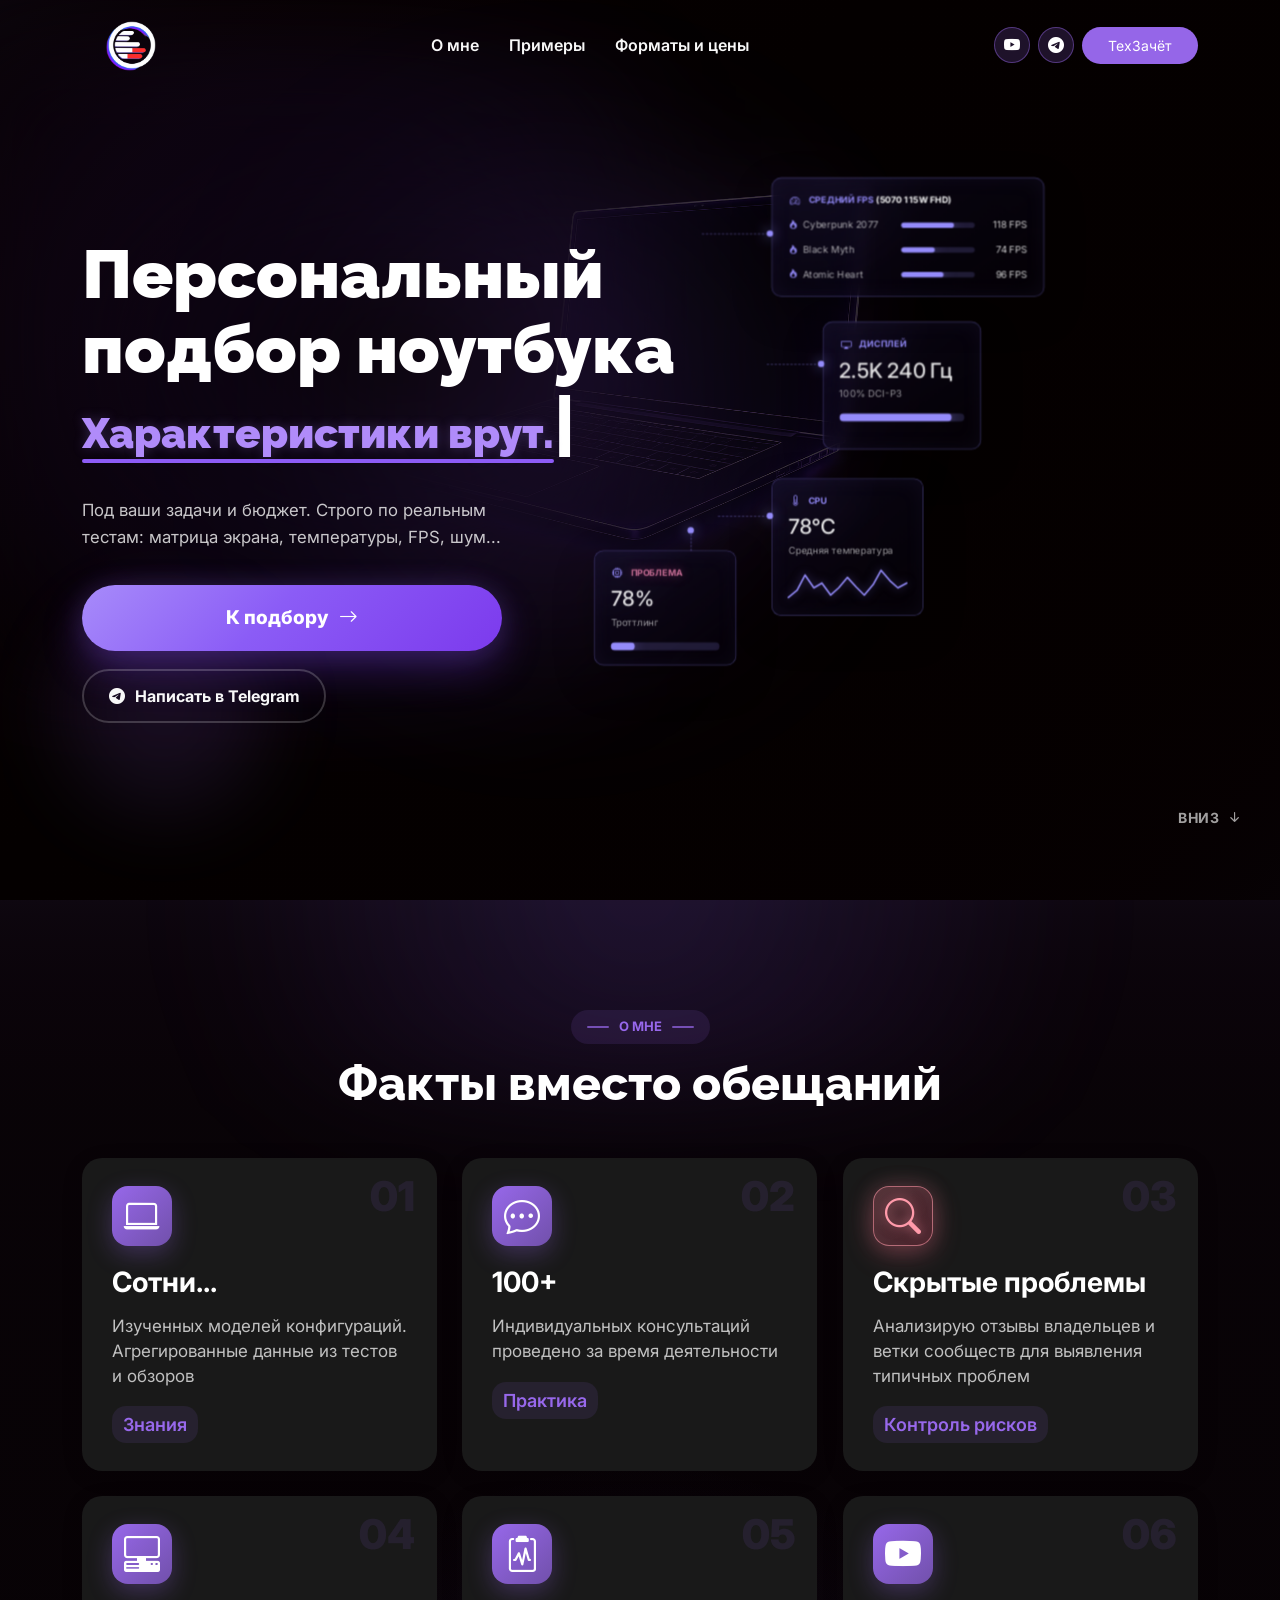
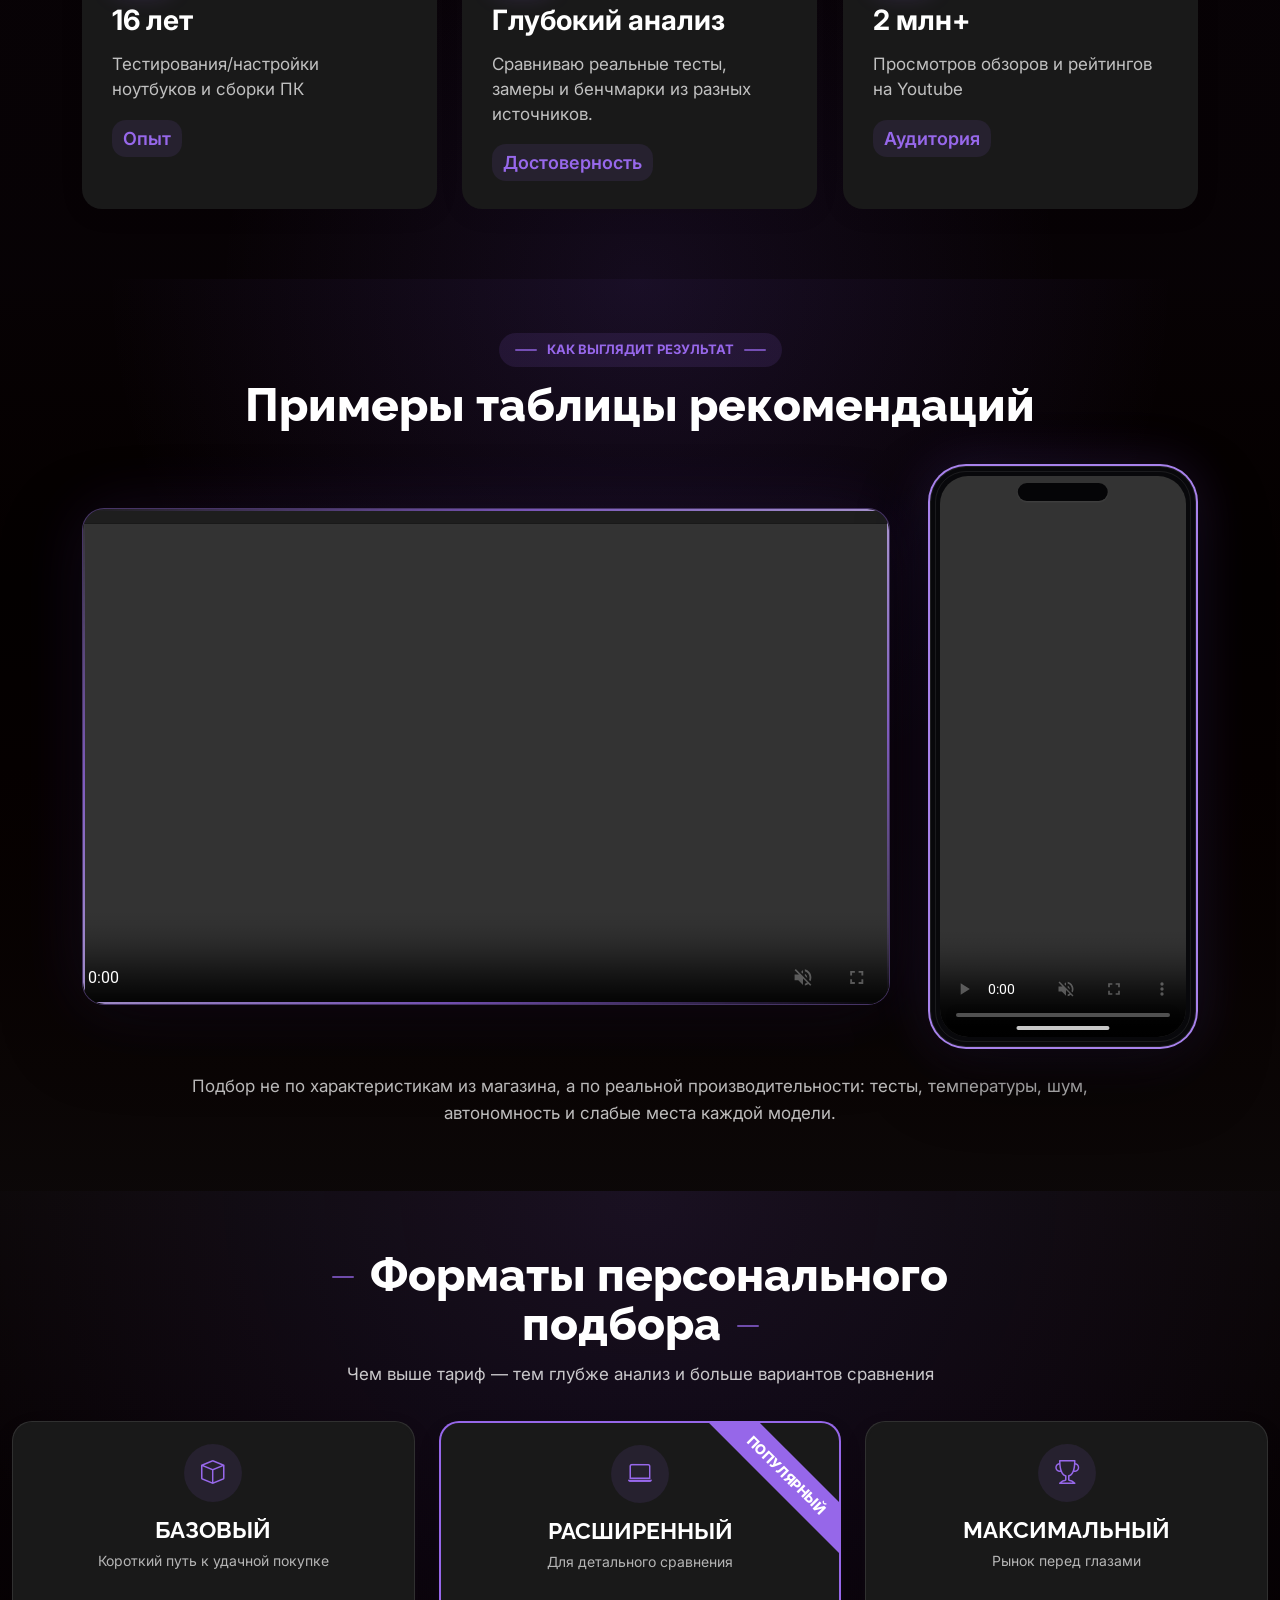
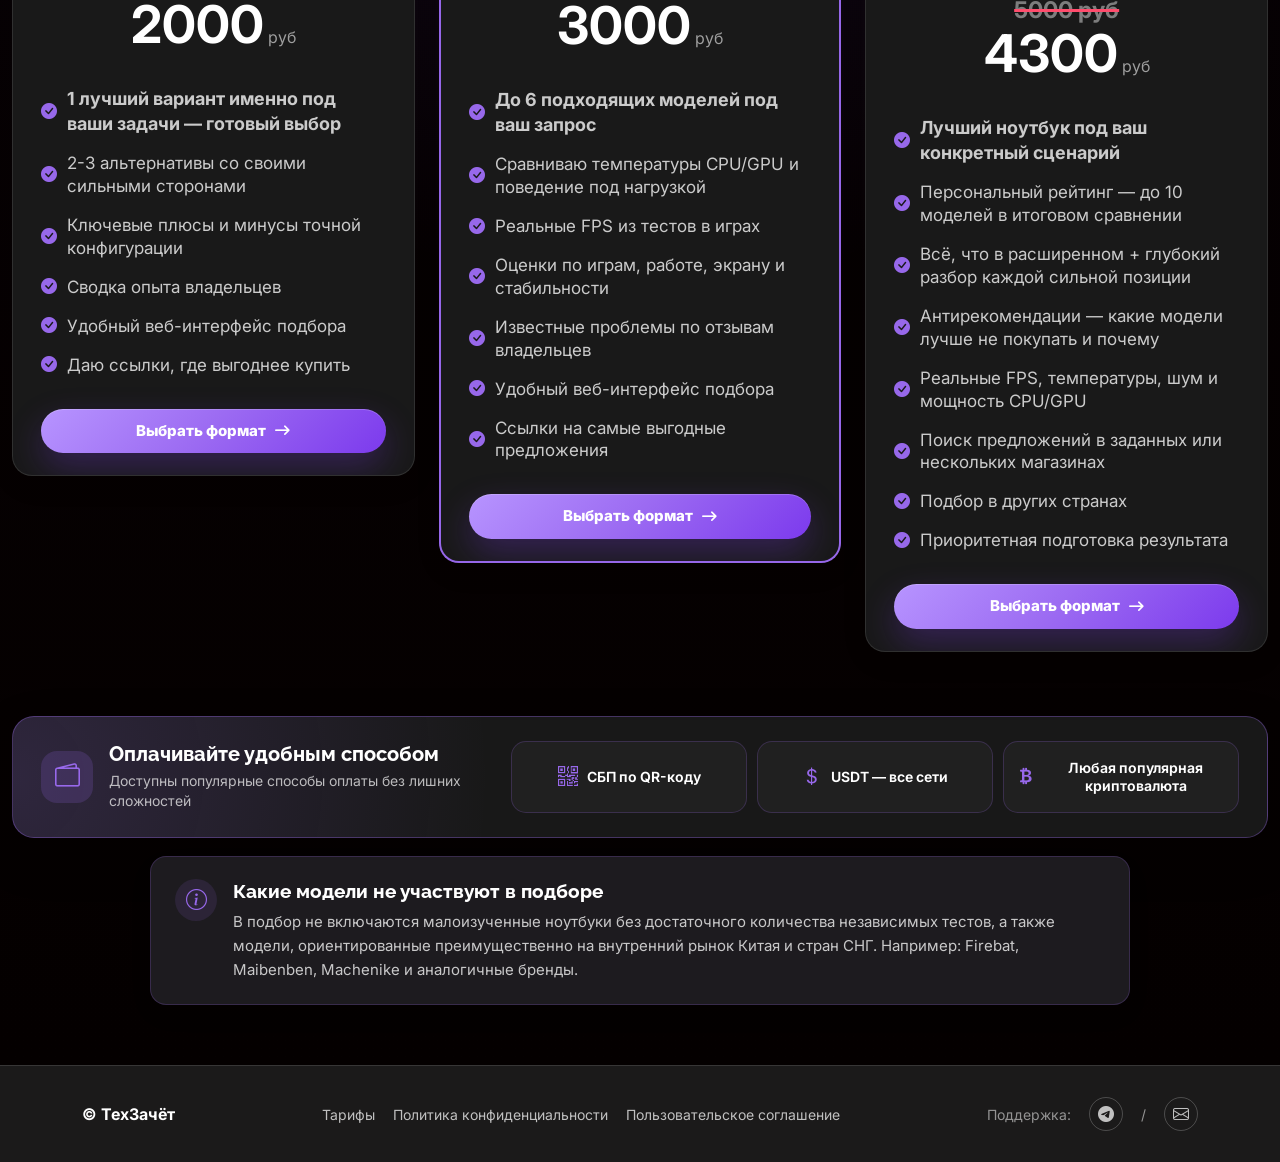
<file: index.html>
<!DOCTYPE html>
<html lang="en">

<head>
  <meta charset="utf-8">
  <meta content="width=device-width, initial-scale=1.0" name="viewport">
  <title>ТехЗачёт - подбор ноутбука по реальным тестам</title>
  <meta name="description" content="Персональный подбор ноутбука под задачи и бюджет по реальным тестам, температурам, FPS, шуму и качеству экрана.">
  <meta name="keywords" content="">
  <meta property="og:title" content="ТехЗачёт — персональный подбор ноутбука">
  <meta property="og:description" content="Подбор под ваши задачи и бюджет на основе реальных тестов ноутбуков.">
  <meta property="og:type" content="website">
  <meta property="og:url" content="https://texzachet.com/">
  <meta property="og:site_name" content="ТехЗачёт">
  <meta property="og:locale" content="ru_RU">
  <link rel="canonical" href="https://texzachet.com/">
  <meta property="og:image" content="https://texzachet.com/assets/img/social-preview.png?v=20260727">
  <meta property="og:image:secure_url" content="https://texzachet.com/assets/img/social-preview.png?v=20260727">
  <meta property="og:image:type" content="image/png">
  <meta property="og:image:width" content="2267">
  <meta property="og:image:height" content="951">
  <meta property="og:image:alt" content="ТехЗачёт — персональный подбор ноутбука по реальным тестам">
  <meta name="twitter:card" content="summary_large_image">
  <meta name="twitter:title" content="ТехЗачёт — персональный подбор ноутбука">
  <meta name="twitter:description" content="Подбор под ваши задачи и бюджет на основе реальных тестов ноутбуков.">
  <meta name="twitter:image" content="https://texzachet.com/assets/img/social-preview.png?v=20260727">
  <meta name="twitter:image:alt" content="ТехЗачёт — персональный подбор ноутбука по реальным тестам">

  <!-- Favicons -->
  <link href="assets/img/favicon.png" rel="icon">
  <link href="assets/img/apple-touch-icon.png" rel="apple-touch-icon">

  <!-- Fonts -->
  <link href="https://fonts.googleapis.com" rel="preconnect">
  <link href="https://fonts.gstatic.com" rel="preconnect" crossorigin>
  <link href="https://fonts.googleapis.com/css2?family=Inter:wght@400;500;600;700;800;900&family=Roboto:ital,wght@0,100;0,300;0,400;0,500;0,700;0,900;1,100;1,300;1,400;1,500;1,700;1,900&family=Raleway:ital,wght@0,100;0,200;0,300;0,400;0,500;0,600;0,700;0,800;0,900;1,100;1,200;1,300;1,400;1,500;1,600;1,700;1,800;1,900&display=swap" rel="stylesheet">

  <!-- Vendor CSS Files -->
  <link href="assets/vendor/bootstrap/css/bootstrap.min.css" rel="stylesheet">
  <link href="assets/vendor/bootstrap-icons/bootstrap-icons.css" rel="stylesheet">
  <link href="assets/vendor/aos/aos.css" rel="stylesheet">
  <link href="assets/vendor/glightbox/css/glightbox.min.css" rel="stylesheet">
  <link href="assets/vendor/swiper/swiper-bundle.min.css" rel="stylesheet">

  <!-- Main CSS File -->
  <link href="assets/css/main.css?v=20260901-pricing-width" rel="stylesheet">
  <link href="assets/css/payment.css" rel="stylesheet">

  <!-- =======================================================
  * Template Name: Instant
  * Template URL: https://bootstrapmade.com/newtemplate-bootstrap-website-template/
  * Updated: Jul 07 2025 with Bootstrap v5.3.7
  * Author: BootstrapMade.com
  * License: https://bootstrapmade.com/license/
  ======================================================== -->
</head>

<body class="index-page">

  <header id="header" class="header d-flex align-items-center">
    <div class="container position-relative d-flex align-items-center justify-content-between">

<a href="/" class="logo d-flex align-items-center me-auto me-xl-0" aria-label="Home">
  <img src="assets/img/11122MAIN (0-00-02-50).png" alt="Logo">
</a>

      <nav id="navmenu" class="navmenu">
        <ul>
          <li><a href="#trust">О мне</a></li>
          <li><a href="#recommendations-demo">Примеры</a></li>
          <li><a href="#pricing">Форматы и цены</a></li>
        </ul>
        <i class="mobile-nav-toggle d-xl-none bi bi-list"></i>
      </nav>

      <div class="header-social-links">
        <a href="https://www.youtube.com/@texza4et" target="_blank" rel="noopener" aria-label="YouTube"><i class="bi bi-youtube"></i></a>
        <a href="https://t.me/toptech_ru?direct" target="_blank" rel="noopener" aria-label="Telegram"><i class="bi bi-telegram"></i></a>
      </div>

      <a class="btn-getstarted" href="/">ТехЗачёт</a>

    </div>
  </header>

  <main class="main">

    <!-- Hero Section -->
    <section id="hero" class="hero section">
      <div class="container">
        <div class="hero-wrapper">
          <div class="hero-mystery-laptop" aria-hidden="true">
            <img src="assets/img/48b7e668-4f4a-41c6-b265-36c8e829ea33.png" alt="">
          </div>

          <div class="hero-test-cards" id="heroTestCards" aria-hidden="true"></div>

          <div class="hero-main-content">
            <h1 class="hero-title" data-aos="zoom-in" data-aos-delay="50">
              Персональный подбор ноутбука<br>
              <span class="typed" data-typed-items="Характеристики врут.,Тесты — нет., Доверяйте цифрам."></span>
            </h1>

            <p class="hero-description" data-aos="fade-up" data-aos-delay="100">
Под ваши задачи и бюджет. Строго по реальным тестам: матрица экрана, температуры, FPS, шум...</p>

            <div class="hero-actions" data-aos="fade-up" data-aos-delay="150">
              <a href="#pricing" class="action-btn primary">
                <span>К подбору</span>
                <i class="bi bi-arrow-right"></i>
              </a>
              <a href="https://t.me/toptech_ru?direct" class="action-btn secondary" target="_blank" rel="noopener">
                <i class="bi bi-telegram"></i>
                <span>Написать в Telegram</span>
              </a>
            </div>

          </div>

        </div>
      </div>
      <a href="#trust" class="hero-scroll-hint" data-aos="fade-up" data-aos-delay="200">
        <span>Вниз</span>
        <i class="bi bi-arrow-down-short"></i>
      </a>
    </section><!-- /Hero Section -->

    <!-- Trust Section -->
    <section id="trust" class="features trust-screen section">
      <div class="container">
        <div class="trust-heading" data-aos="fade-up">
          <span>О мне</span>
          <h2>Факты вместо обещаний</h2>
        </div>

        <div class="features-grid trust-grid">
          <div class="feature-item" data-aos="flip-up" data-aos-delay="100">
            <div class="feature-number">01</div>
            <div class="feature-content">
              <div class="feature-icon">
                <i class="bi bi-laptop"></i>
              </div>
              <h4>Сотни...</h4>
              <p>Изученных моделей конфигураций. Агрегированные данные из тестов и обзоров</p>
              <div class="feature-tags">
                <span class="tag">Знания</span>
              </div>
            </div>
          </div>

          <div class="feature-item" data-aos="flip-up" data-aos-delay="150">
            <div class="feature-number">02</div>
            <div class="feature-content">
              <div class="feature-icon">
                <i class="bi bi-chat-dots"></i>
              </div>
              <h4>100+</h4>
              <p>Индивидуальных консультаций проведено за время деятельности</p>
              <div class="feature-tags">
                <span class="tag">Практика</span>
              </div>
            </div>
          </div>

          <div class="feature-item hidden-problems-card" data-aos="flip-up" data-aos-delay="200">
            <div class="feature-number">03</div>
            <div class="feature-content">
              <div class="feature-icon">
                <i class="bi bi-search"></i>
              </div>
              <h4>Скрытые проблемы</h4>
              <p>Анализирую отзывы владельцев и ветки сообществ для выявления типичных проблем</p>
              <div class="feature-tags">
                <span class="tag">Контроль рисков</span>
              </div>
            </div>
          </div>

          <div class="feature-item" data-aos="flip-up" data-aos-delay="250">
            <div class="feature-number">04</div>
            <div class="feature-content">
              <div class="feature-icon">
                <i class="bi bi-pc-display-horizontal"></i>
              </div>
              <h4>16 лет</h4>
              <p>Тестирования/настройки ноутбуков и сборки ПК</p>
              <div class="feature-tags">
                <span class="tag">Опыт</span>
              </div>
            </div>
          </div>

          <div class="feature-item" data-aos="flip-up" data-aos-delay="300">
            <div class="feature-number">05</div>
            <div class="feature-content">
              <div class="feature-icon">
                <i class="bi bi-clipboard2-pulse"></i>
              </div>
              <h4>Глубокий анализ</h4>
              <p>Сравниваю реальные тесты, замеры и бенчмарки из разных источников.</p>
              <div class="feature-tags">
                <span class="tag">Достоверность</span>
              </div>
            </div>
          </div>

          <div class="feature-item" data-aos="flip-up" data-aos-delay="350">
            <div class="feature-number">06</div>
            <div class="feature-content">
              <a href="https://www.youtube.com/@texza4et" class="feature-icon" target="_blank" rel="noopener" aria-label="YouTube">
                <i class="bi bi-youtube"></i>
              </a>
              <h4>2 млн+</h4>
              <p>Просмотров обзоров и рейтингов на Youtube</p>
              <div class="feature-tags">
                <span class="tag">Аудитория</span>
              </div>
            </div>
          </div>
        </div>
      </div>
    </section><!-- /Trust Section -->

    <!-- Recommendations Demo Section -->
    <section id="recommendations-demo" class="recommendations-demo section">
      <div class="container">
        <div class="recommendations-heading" data-aos="fade-up">
          <span>Как выглядит результат</span>
          <h2>Примеры таблицы рекомендаций</h2>
        </div>

        <div class="recommendations-showcase" data-aos="zoom-in" data-aos-delay="150">
          <div class="recommendations-window">
            <div class="window-bar" aria-hidden="true">
              <span></span>
              <span></span>
              <span></span>
            </div>
            <video controls muted loop playsinline preload="metadata" data-scroll-video aria-label="Демонстрация таблицы рекомендаций на компьютере">
              <source src="1234 RU консалт preview 2.mp4" type="video/mp4">
              Ваш браузер не поддерживает видео.
            </video>
          </div>

          <div class="recommendations-phone" aria-label="Демонстрация мобильной версии">
            <div class="phone-speaker" aria-hidden="true"></div>
            <video controls muted loop playsinline preload="metadata" data-scroll-video aria-label="Демонстрация таблицы рекомендаций на смартфоне">
              <source src="mobile 1234 RU консалт preview 2.mp4" type="video/mp4">
              Ваш браузер не поддерживает видео.
            </video>
            <div class="phone-home-indicator" aria-hidden="true"></div>
          </div>
        </div>

        <p class="recommendations-caption" data-aos="fade-up" data-aos-delay="250">
Подбор не по характеристикам из магазина, а по реальной производительности: тесты, температуры, шум, автономность и слабые места каждой модели.
        </p>
      </div>
    </section><!-- /Recommendations Demo Section -->

    <!-- Pricing Section -->
    <section id="pricing" class="pricing section">

      <!-- Section Title -->
      <div class="container section-title" data-aos="fade-up">
        <h2>Форматы персонального подбора</h2>
        <p>Чем выше тариф — тем глубже анализ и больше вариантов сравнения</p>
      </div><!-- End Section Title -->

      <div class="container pricing-content" data-aos="fade-up" data-aos-delay="100">

        <div class="row gy-4">
          <!-- Basic Plan -->
          <div class="col-lg-4 col-md-6" data-aos="zoom-in" data-aos-delay="200">
            <div class="pricing-card">
              <div class="plan-header">
                <div class="plan-icon">
                  <i class="bi bi-box"></i>
                </div>
                <h3>БАЗОВЫЙ</h3>
                <p>Короткий путь к удачной покупке</p>
              </div>
              <div class="plan-pricing">
                <div class="price">
                  <span class="amount">2000</span>
                  <span class="period">руб</span>
                </div>
              </div>
              <div class="plan-features">
                <ul>
                  <li><i class="bi bi-check-circle-fill"></i> 1 лучший вариант именно под ваши задачи — готовый выбор</li>
                  <li><i class="bi bi-check-circle-fill"></i> 2-3 альтернативы со своими сильными сторонами</li>
                  <li><i class="bi bi-check-circle-fill"></i> Ключевые плюсы и минусы точной конфигурации</li>
                  <li><i class="bi bi-check-circle-fill"></i> Сводка опыта владельцев</li>
                  <li><i class="bi bi-check-circle-fill"></i> Удобный веб-интерфейс подбора</li>
                  <li><i class="bi bi-check-circle-fill"></i> Даю ссылки, где выгоднее купить</li>
                </ul>
              </div>
              <div class="plan-cta">
                <a href="#" class="btn-plan" data-checkout-plan="lite">Выбрать формат</a>
              </div>
            </div>
          </div><!-- End Basic Plan -->

          <!-- Professional Plan -->
          <div class="col-lg-4 col-md-6" data-aos="zoom-in" data-aos-delay="300">
            <div class="pricing-card popular">
              <div class="popular-tag">Популярный</div>
              <div class="plan-header">
                <div class="plan-icon">
                  <i class="bi bi-laptop"></i>
                </div>
                <h3>РАСШИРЕННЫЙ</h3>
                <p>Для детального сравнения</p>
              </div>
              <div class="plan-pricing">
                <div class="price">
                  <span class="amount">3000</span>
                  <span class="period">руб</span>
                </div>
              </div>
              <div class="plan-features">
                <ul>
                  <li><i class="bi bi-check-circle-fill"></i> До 6 подходящих моделей под ваш запрос</li>
                  <li><i class="bi bi-check-circle-fill"></i> Сравниваю температуры CPU/GPU и поведение под нагрузкой</li>
                  <li><i class="bi bi-check-circle-fill"></i> Реальные FPS из тестов в играх</li>
                  <li><i class="bi bi-check-circle-fill"></i> Оценки по играм, работе, экрану и стабильности</li>
                  <li><i class="bi bi-check-circle-fill"></i> Известные проблемы по отзывам владельцев</li>
                  <li><i class="bi bi-check-circle-fill"></i> Удобный веб-интерфейс подбора</li>
                  <li><i class="bi bi-check-circle-fill"></i> Ссылки на самые выгодные предложения</li>
                </ul>
              </div>
              <div class="plan-cta">
                <a href="#" class="btn-plan" data-checkout-plan="pro">Выбрать формат</a>
              </div>
            </div>
          </div><!-- End Professional Plan -->

          <!-- Enterprise Plan -->
          <div class="col-lg-4 col-md-6" data-aos="zoom-in" data-aos-delay="400">
            <div class="pricing-card">
              <div class="plan-header">
                <div class="plan-icon">
                  <i class="bi bi-trophy"></i>
                </div>
                <h3>МАКСИМАЛЬНЫЙ</h3>
                <p>Рынок перед глазами</p>
              </div>
              <div class="plan-pricing">
                <div class="old-price">5000 руб</div>
                <div class="price">
                  <span class="amount">4300</span>
                  <span class="period">руб</span>
                </div>
              </div>
              <div class="plan-features">
                <ul>
                  <li><i class="bi bi-check-circle-fill"></i> Лучший ноутбук под ваш конкретный сценарий</li>
                  <li><i class="bi bi-check-circle-fill"></i> Персональный рейтинг — до 10 моделей в итоговом сравнении</li>
                  <li><i class="bi bi-check-circle-fill"></i> Всё, что в расширенном + глубокий разбор каждой сильной позиции</li>
                  <li><i class="bi bi-check-circle-fill"></i> Антирекомендации — какие модели лучше не покупать и почему</li>
                  <li><i class="bi bi-check-circle-fill"></i> Реальные FPS, температуры, шум и мощность CPU/GPU</li>
                  <li><i class="bi bi-check-circle-fill"></i> Поиск предложений в заданных или нескольких магазинах</li>
                  <li><i class="bi bi-check-circle-fill"></i> Подбор в других странах</li>
                  <li><i class="bi bi-check-circle-fill"></i> Приоритетная подготовка результата</li>
                </ul>
              </div>
              <div class="plan-cta">
                <a href="#" class="btn-plan" data-checkout-plan="expert">Выбрать формат</a>
              </div>
            </div>
          </div><!-- End Enterprise Plan -->
        </div>

        <aside class="pricing-payment-methods" aria-labelledby="paymentMethodsTitle">
          <div class="pricing-payment-methods-heading">
            <span class="pricing-payment-methods-icon" aria-hidden="true">
              <i class="bi bi-wallet2"></i>
            </span>
            <div>
              <h3 id="paymentMethodsTitle">Оплачивайте удобным способом</h3>
              <p>Доступны популярные способы оплаты без лишних сложностей</p>
            </div>
          </div>
          <div class="pricing-payment-methods-list">
            <div class="pricing-payment-method">
              <i class="bi bi-qr-code" aria-hidden="true"></i>
              <span>СБП по QR-коду</span>
            </div>
            <div class="pricing-payment-method">
              <i class="bi bi-currency-dollar" aria-hidden="true"></i>
              <span>USDT — все сети</span>
            </div>
            <div class="pricing-payment-method">
              <i class="bi bi-currency-bitcoin" aria-hidden="true"></i>
              <span>Любая популярная криптовалюта</span>
            </div>
          </div>
        </aside>

        <aside class="pricing-exclusion-note" aria-labelledby="pricingExclusionTitle">
          <div class="pricing-exclusion-note-icon" aria-hidden="true">
            <i class="bi bi-info-circle"></i>
          </div>
          <div>
            <h3 id="pricingExclusionTitle">Какие модели не участвуют в подборе</h3>
            <p>В подбор не включаются малоизученные ноутбуки без достаточного количества независимых тестов, а также модели, ориентированные преимущественно на внутренний рынок Китая и стран СНГ. Например: Firebat, Maibenben, Machenike и аналогичные бренды.</p>
          </div>
        </aside>

        <div class="payment-notice" data-payment-notice role="alert" aria-live="assertive" hidden></div>

      </div>

    </section><!-- /Pricing Section -->

    <div class="modal fade checkout-modal" id="checkoutModal" tabindex="-1" aria-labelledby="checkoutModalTitle" aria-hidden="true">
      <div class="modal-dialog modal-dialog-centered">
        <div class="modal-content">
          <div class="modal-header">
            <div>
              <div class="checkout-modal-kicker">Оформление заказа</div>
              <h2 class="modal-title" id="checkoutModalTitle">Тариф <span data-checkout-plan-name></span></h2>
              <div class="checkout-modal-price" data-checkout-plan-price></div>
            </div>
            <button type="button" class="btn-close" data-bs-dismiss="modal" aria-label="Закрыть"></button>
          </div>
          <form data-checkout-form>
            <div class="modal-body">
              <label class="form-label" for="checkoutContact">Telegram или email</label>
              <input
                class="form-control"
                id="checkoutContact"
                name="contact"
                type="text"
                maxlength="160"
                autocomplete="email"
                placeholder="@username или name@example.com"
                required
              >
              <p class="checkout-contact-hint">Нужен только для связи по оплаченному заказу.</p>

              <div class="form-check checkout-consent">
                <input class="form-check-input" id="checkoutTerms" name="acceptedTerms" type="checkbox" required>
                <label class="form-check-label" for="checkoutTerms">
                  Я принимаю <a href="terms.html" target="_blank" rel="noopener">пользовательское соглашение</a>
                  и <a href="privacy.html" target="_blank" rel="noopener">политику конфиденциальности</a>
                </label>
              </div>

              <div class="checkout-error" data-checkout-error role="alert" aria-live="assertive" hidden></div>
            </div>
            <div class="modal-footer">
              <button type="button" class="btn checkout-cancel" data-bs-dismiss="modal">Отмена</button>
              <button type="submit" class="btn checkout-submit" data-checkout-submit>Перейти к оплате</button>
            </div>
          </form>
        </div>
      </div>
    </div>

    <!-- About Section -->
    <section id="about" class="about section temporarily-hidden">

      <div class="container" data-aos="fade-up" data-aos-delay="100">

        <div class="row align-items-center justify-content-between g-lg-5">
          <div class="col-lg-6" data-aos="fade-right" data-aos-delay="200">
            <div class="image-wrapper">
              <img src="assets/img/about/about-portrait-7.webp" class="img-fluid rounded" alt="About Us Image">
            </div>
          </div>

          <div class="col-lg-6" data-aos="fade-left" data-aos-delay="300">
            <div class="content">
              <h2 class="mb-4">Our Story</h2>
              <h5 class="mb-4">Crafting innovative solutions since 2010</h5>

              <p>Lorem ipsum dolor sit amet, consectetur adipiscing elit. Proin vel mauris in magna fringilla finibus. Suspendisse potenti. Integer ut fringilla mi, a aliquam risus. Maecenas ac nibh magna. Aenean fringilla lobortis ex, sit amet iaculis eros facilisis nec.</p>

              <div class="features-list mt-5" data-aos="fade-up" data-aos-delay="400">
                <div class="row g-4">
                  <div class="col-md-6">
                    <div class="feature-item">
                      <i class="bi bi-award"></i>
                      <h5>Excellence</h5>
                      <p>Lorem ipsum dolor sit amet, consectetur adipiscing elit.</p>
                    </div>
                  </div>
                  <div class="col-md-6">
                    <div class="feature-item">
                      <i class="bi bi-lightbulb"></i>
                      <h5>Innovation</h5>
                      <p>Proin vel mauris in magna fringilla finibus.</p>
                    </div>
                  </div>
                  <div class="col-md-6">
                    <div class="feature-item">
                      <i class="bi bi-people"></i>
                      <h5>Community</h5>
                      <p>Suspendisse potenti. Integer ut fringilla mi.</p>
                    </div>
                  </div>
                  <div class="col-md-6">
                    <div class="feature-item">
                      <i class="bi bi-graph-up-arrow"></i>
                      <h5>Growth</h5>
                      <p>Maecenas ac nibh magna. Aenean fringilla lobortis ex.</p>
                    </div>
                  </div>
                </div>
              </div>

              <div class="mt-5" data-aos="fade-up" data-aos-delay="600">
                <a href="#" class="btn btn-primary me-3">Learn More</a>
                <a href="#" class="btn btn-outline-primary">Contact Us</a>
              </div>
            </div>
          </div>
        </div>

      </div>

    </section><!-- /About Section -->

    <!-- Features Section -->
    <section id="features" class="features section temporarily-hidden">

      <!-- Section Title -->
      <div class="container section-title" data-aos="fade-up">
        <h2>Features</h2>
        <p>Necessitatibus eius consequatur ex aliquid fuga eum quidem sint consectetur velit</p>
      </div><!-- End Section Title -->

      <div class="container" data-aos="fade-up" data-aos-delay="100">

        <div class="row align-items-center mb-5">
          <div class="col-lg-6" data-aos="fade-right" data-aos-delay="150">
            <div class="intro-content">
              <h2>Powerful features to accelerate growth</h2>
              <p>Sed do eiusmod tempor incididunt ut labore et dolore magna aliqua. Ut enim ad minim veniam, quis nostrud exercitation ullamco laboris.</p>
              <div class="feature-stats">
                <div class="stat-item">
                  <span class="stat-number">150+</span>
                  <span class="stat-label">Features</span>
                </div>
                <div class="stat-item">
                  <span class="stat-number">99.9%</span>
                  <span class="stat-label">Uptime</span>
                </div>
                <div class="stat-item">
                  <span class="stat-number">24/7</span>
                  <span class="stat-label">Support</span>
                </div>
              </div>
            </div>
          </div>
          <div class="col-lg-6" data-aos="fade-left" data-aos-delay="200">
            <div class="intro-image">
              <img src="assets/img/features/features-2.webp" alt="Features" class="img-fluid">
            </div>
          </div>
        </div>

      </div>

    </section><!-- /Features Section -->

    <!-- Features Tabs Section -->
    <section id="features-tabs" class="features-tabs section temporarily-hidden">

      <div class="container" data-aos="fade-up" data-aos-delay="100">

        <div class="tabs-wrapper">
          <ul class="nav nav-tabs" data-aos="fade-up" data-aos-delay="100">

            <li class="nav-item">
              <a class="nav-link active show" data-bs-toggle="tab" data-bs-target="#features-tabs-tab-1">
                <div class="tab-icon">
                  <i class="bi bi-rocket-takeoff"></i>
                </div>
                <div class="tab-content">
                  <h5>Innovation</h5>
                  <span>Cutting-edge solutions</span>
                </div>
              </a>
            </li><!-- End tab nav item -->

            <li class="nav-item">
              <a class="nav-link" data-bs-toggle="tab" data-bs-target="#features-tabs-tab-2">
                <div class="tab-icon">
                  <i class="bi bi-shield-shaded"></i>
                </div>
                <div class="tab-content">
                  <h5>Security</h5>
                  <span>Advanced protection</span>
                </div>
              </a>
            </li><!-- End tab nav item -->

            <li class="nav-item">
              <a class="nav-link" data-bs-toggle="tab" data-bs-target="#features-tabs-tab-3">
                <div class="tab-icon">
                  <i class="bi bi-lightning-charge"></i>
                </div>
                <div class="tab-content">
                  <h5>Performance</h5>
                  <span>Lightning fast speed</span>
                </div>
              </a>
            </li><!-- End tab nav item -->

            <li class="nav-item">
              <a class="nav-link" data-bs-toggle="tab" data-bs-target="#features-tabs-tab-4">
                <div class="tab-icon">
                  <i class="bi bi-heart-pulse"></i>
                </div>
                <div class="tab-content">
                  <h5>Support</h5>
                  <span>24/7 assistance</span>
                </div>
              </a>
            </li><!-- End tab nav item -->

          </ul>

          <div class="tab-content" data-aos="fade-up" data-aos-delay="200">

            <div class="tab-pane fade active show" id="features-tabs-tab-1">
              <div class="row align-items-center">

                <div class="col-lg-5">
                  <div class="content-wrapper">
                    <div class="icon-badge">
                      <i class="bi bi-rocket-takeoff"></i>
                    </div>
                    <h3>Innovation Excellence</h3>
                    <p>Sed ut perspiciatis unde omnis iste natus error sit voluptatem accusantium doloremque laudantium, totam rem aperiam eaque ipsa quae ab illo inventore veritatis.</p>

                    <div class="feature-grid">
                      <div class="feature-item">
                        <i class="bi bi-check-circle-fill"></i>
                        <span>Excepteur sint occaecat cupidatat non proident</span>
                      </div>
                      <div class="feature-item">
                        <i class="bi bi-check-circle-fill"></i>
                        <span>Sunt in culpa qui officia deserunt mollit anim</span>
                      </div>
                      <div class="feature-item">
                        <i class="bi bi-check-circle-fill"></i>
                        <span>At vero eos et accusamus et iusto odio</span>
                      </div>
                      <div class="feature-item">
                        <i class="bi bi-check-circle-fill"></i>
                        <span>Et harum quidem rerum facilis est et expedita</span>
                      </div>
                    </div>

                    <div class="stats-row">
                      <div class="stat-item">
                        <div class="stat-number">99%</div>
                        <div class="stat-label">Uptime</div>
                      </div>
                      <div class="stat-item">
                        <div class="stat-number">50K+</div>
                        <div class="stat-label">Users</div>
                      </div>
                      <div class="stat-item">
                        <div class="stat-number">24/7</div>
                        <div class="stat-label">Support</div>
                      </div>
                    </div>

                    <a href="#" class="btn-primary">Learn More <i class="bi bi-arrow-right"></i></a>
                  </div>
                </div>

                <div class="col-lg-7">
                  <div class="visual-content">
                    <div class="main-image">
                      <img src="assets/img/features/features-4.webp" alt="" class="img-fluid">
                      <div class="floating-card">
                        <i class="bi bi-graph-up-arrow"></i>
                        <div class="card-content">
                          <span>Performance</span>
                          <strong>+85% Improvement</strong>
                        </div>
                      </div>
                    </div>
                  </div>
                </div>

              </div>
            </div><!-- End tab content item -->

            <div class="tab-pane fade" id="features-tabs-tab-2">
              <div class="row align-items-center">

                <div class="col-lg-5">
                  <div class="content-wrapper">
                    <div class="icon-badge">
                      <i class="bi bi-shield-shaded"></i>
                    </div>
                    <h3>Advanced Security</h3>
                    <p>Neque porro quisquam est qui dolorem ipsum quia dolor sit amet consectetur adipisci velit sed quia non numquam eius modi tempora incidunt ut labore.</p>

                    <div class="feature-grid">
                      <div class="feature-item">
                        <i class="bi bi-check-circle-fill"></i>
                        <span>Temporibus autem quibusdam et aut officiis</span>
                      </div>
                      <div class="feature-item">
                        <i class="bi bi-check-circle-fill"></i>
                        <span>Nam libero tempore cum soluta nobis</span>
                      </div>
                      <div class="feature-item">
                        <i class="bi bi-check-circle-fill"></i>
                        <span>Itaque earum rerum hic tenetur a sapiente</span>
                      </div>
                      <div class="feature-item">
                        <i class="bi bi-check-circle-fill"></i>
                        <span>Quis autem vel eum iure reprehenderit qui</span>
                      </div>
                    </div>

                    <div class="stats-row">
                      <div class="stat-item">
                        <div class="stat-number">256-bit</div>
                        <div class="stat-label">Encryption</div>
                      </div>
                      <div class="stat-item">
                        <div class="stat-number">ISO</div>
                        <div class="stat-label">Certified</div>
                      </div>
                      <div class="stat-item">
                        <div class="stat-number">GDPR</div>
                        <div class="stat-label">Compliant</div>
                      </div>
                    </div>

                    <a href="#" class="btn-primary">Learn More <i class="bi bi-arrow-right"></i></a>
                  </div>
                </div>

                <div class="col-lg-7">
                  <div class="visual-content">
                    <div class="main-image">
                      <img src="assets/img/features/features-2.webp" alt="" class="img-fluid">
                      <div class="floating-card">
                        <i class="bi bi-shield-check"></i>
                        <div class="card-content">
                          <span>Security</span>
                          <strong>Military Grade</strong>
                        </div>
                      </div>
                    </div>
                  </div>
                </div>

              </div>
            </div><!-- End tab content item -->

            <div class="tab-pane fade" id="features-tabs-tab-3">
              <div class="row align-items-center">

                <div class="col-lg-5">
                  <div class="content-wrapper">
                    <div class="icon-badge">
                      <i class="bi bi-lightning-charge"></i>
                    </div>
                    <h3>Lightning Performance</h3>
                    <p>Ut enim ad minima veniam quis nostrum exercitationem ullam corporis suscipit laboriosam nisi ut aliquid ex ea commodi consequatur quis autem vel.</p>

                    <div class="feature-grid">
                      <div class="feature-item">
                        <i class="bi bi-check-circle-fill"></i>
                        <span>Duis aute irure dolor in reprehenderit in voluptate</span>
                      </div>
                      <div class="feature-item">
                        <i class="bi bi-check-circle-fill"></i>
                        <span>Excepteur sint occaecat cupidatat non proident</span>
                      </div>
                      <div class="feature-item">
                        <i class="bi bi-check-circle-fill"></i>
                        <span>Sunt in culpa qui officia deserunt mollit</span>
                      </div>
                      <div class="feature-item">
                        <i class="bi bi-check-circle-fill"></i>
                        <span>Sed ut perspiciatis unde omnis iste natus</span>
                      </div>
                    </div>

                    <div class="stats-row">
                      <div class="stat-item">
                        <div class="stat-number">0.5s</div>
                        <div class="stat-label">Load Time</div>
                      </div>
                      <div class="stat-item">
                        <div class="stat-number">100%</div>
                        <div class="stat-label">Optimized</div>
                      </div>
                      <div class="stat-item">
                        <div class="stat-number">CDN</div>
                        <div class="stat-label">Global</div>
                      </div>
                    </div>

                    <a href="#" class="btn-primary">Learn More <i class="bi bi-arrow-right"></i></a>
                  </div>
                </div>

                <div class="col-lg-7">
                  <div class="visual-content">
                    <div class="main-image">
                      <img src="assets/img/features/features-6.webp" alt="" class="img-fluid">
                      <div class="floating-card">
                        <i class="bi bi-speedometer2"></i>
                        <div class="card-content">
                          <span>Speed</span>
                          <strong>Ultra Fast</strong>
                        </div>
                      </div>
                    </div>
                  </div>
                </div>

              </div>
            </div><!-- End tab content item -->

            <div class="tab-pane fade" id="features-tabs-tab-4">
              <div class="row align-items-center">

                <div class="col-lg-5">
                  <div class="content-wrapper">
                    <div class="icon-badge">
                      <i class="bi bi-heart-pulse"></i>
                    </div>
                    <h3>Premium Support</h3>
                    <p>Nemo enim ipsam voluptatem quia voluptas sit aspernatur aut odit aut fugit sed quia consequuntur magni dolores eos qui ratione voluptatem sequi nesciunt.</p>

                    <div class="feature-grid">
                      <div class="feature-item">
                        <i class="bi bi-check-circle-fill"></i>
                        <span>Neque porro quisquam est qui dolorem ipsum</span>
                      </div>
                      <div class="feature-item">
                        <i class="bi bi-check-circle-fill"></i>
                        <span>Quia dolor sit amet consectetur adipisci velit</span>
                      </div>
                      <div class="feature-item">
                        <i class="bi bi-check-circle-fill"></i>
                        <span>Sed quia non numquam eius modi tempora</span>
                      </div>
                      <div class="feature-item">
                        <i class="bi bi-check-circle-fill"></i>
                        <span>Incidunt ut labore et dolore magnam aliquam</span>
                      </div>
                    </div>

                    <div class="stats-row">
                      <div class="stat-item">
                        <div class="stat-number">24/7</div>
                        <div class="stat-label">Available</div>
                      </div>
                      <div class="stat-item">
                        <div class="stat-number">2min</div>
                        <div class="stat-label">Response</div>
                      </div>
                      <div class="stat-item">
                        <div class="stat-number">Expert</div>
                        <div class="stat-label">Team</div>
                      </div>
                    </div>

                    <a href="#" class="btn-primary">Learn More <i class="bi bi-arrow-right"></i></a>
                  </div>
                </div>

                <div class="col-lg-7">
                  <div class="visual-content">
                    <div class="main-image">
                      <img src="assets/img/features/features-1.webp" alt="" class="img-fluid">
                      <div class="floating-card">
                        <i class="bi bi-headset"></i>
                        <div class="card-content">
                          <span>Support</span>
                          <strong>Always Here</strong>
                        </div>
                      </div>
                    </div>
                  </div>
                </div>

              </div>
            </div><!-- End tab content item -->

          </div>
        </div>

      </div>

    </section><!-- /Features Tabs Section -->

    <!-- Services Section -->
    <section id="services" class="services section temporarily-hidden">

      <!-- Section Title -->
      <div class="container section-title" data-aos="fade-up">
        <h2>Services</h2>
        <p>Necessitatibus eius consequatur ex aliquid fuga eum quidem sint consectetur velit</p>
      </div><!-- End Section Title -->

      <div class="container" data-aos="fade-up" data-aos-delay="100">

        <div class="row align-items-center">
          <div class="col-lg-6">
            <div class="intro-content" data-aos="fade-right" data-aos-delay="100">
              <div class="section-badge mb-3" data-aos="zoom-in" data-aos-delay="50">
                <i class="bi bi-star-fill"></i>
                <span>WHAT WE DO</span>
              </div>
              <h2 class="section-heading mb-4">Transforming Ideas into Outstanding Results</h2>
              <p class="section-description mb-4">We believe in crafting exceptional experiences that drive meaningful growth for your business. Our dedicated team combines creativity with technical excellence to deliver solutions that make a difference.</p>
              <a href="#" class="cta-button" data-aos="fade-right" data-aos-delay="200">
                Explore Our Work
              </a>
            </div>
          </div>
          <div class="col-lg-6">
            <div class="hero-visual" data-aos="fade-left" data-aos-delay="150">
              <img src="assets/img/services/services-1.webp" alt="Services" class="img-fluid">
            </div>
          </div>
        </div>

        <div class="services-grid mt-5">
          <div class="row g-4">
            <div class="col-lg-4 col-md-6" data-aos="fade-up" data-aos-delay="100">
              <div class="service-card">
                <div class="card-number">
                  <span>01</span>
                </div>
                <div class="card-content">
                  <h5 class="service-title">
                    <a href="#">Custom Application Development</a>
                  </h5>
                  <p class="service-description">Building robust applications tailored to your specific needs using modern frameworks and cutting-edge technologies.</p>
                </div>
              </div>
            </div><!-- End Service Card -->

            <div class="col-lg-4 col-md-6" data-aos="fade-up" data-aos-delay="200">
              <div class="service-card">
                <div class="card-number">
                  <span>02</span>
                </div>
                <div class="card-content">
                  <h5 class="service-title">
                    <a href="#">Strategic Planning</a>
                  </h5>
                  <p class="service-description">Comprehensive roadmaps that align technology solutions with your business objectives and market opportunities.</p>
                </div>
              </div>
            </div><!-- End Service Card -->

            <div class="col-lg-4 col-md-6" data-aos="fade-up" data-aos-delay="300">
              <div class="service-card">
                <div class="card-number">
                  <span>03</span>
                </div>
                <div class="card-content">
                  <h5 class="service-title">
                    <a href="#">Identity Design</a>
                  </h5>
                  <p class="service-description">Creating compelling visual narratives that resonate with your audience and strengthen brand recognition across all touchpoints.</p>
                </div>
              </div>
            </div><!-- End Service Card -->

            <div class="col-lg-4 col-md-6" data-aos="fade-up" data-aos-delay="100">
              <div class="service-card">
                <div class="card-number">
                  <span>04</span>
                </div>
                <div class="card-content">
                  <h5 class="service-title">
                    <a href="#">Digital Marketing</a>
                  </h5>
                  <p class="service-description">Maximizing your online presence through targeted campaigns that drive engagement and convert visitors into loyal customers.</p>
                </div>
              </div>
            </div><!-- End Service Card -->

            <div class="col-lg-4 col-md-6" data-aos="fade-up" data-aos-delay="200">
              <div class="service-card">
                <div class="card-number">
                  <span>05</span>
                </div>
                <div class="card-content">
                  <h5 class="service-title">
                    <a href="#">User Experience Design</a>
                  </h5>
                  <p class="service-description">Crafting intuitive interfaces that prioritize user needs while delivering seamless interactions across desktop and mobile platforms.</p>
                </div>
              </div>
            </div><!-- End Service Card -->

            <div class="col-lg-4 col-md-6" data-aos="fade-up" data-aos-delay="300">
              <div class="service-card">
                <div class="card-number">
                  <span>06</span>
                </div>
                <div class="card-content">
                  <h5 class="service-title">
                    <a href="#">Data Intelligence</a>
                  </h5>
                  <p class="service-description">Transforming raw data into actionable insights that inform strategic decisions and optimize business performance effectively.</p>
                </div>
              </div>
            </div><!-- End Service Card -->

          </div>
        </div>

      </div>

    </section><!-- /Services Section -->

    <!-- Call To Action Section -->
    <section id="call-to-action" class="call-to-action section light-background temporarily-hidden">

      <div class="container" data-aos="fade-up" data-aos-delay="100">

        <div class="advertise-1 d-flex flex-column flex-lg-row gap-4 align-items-center position-relative">

          <div class="content-left flex-grow-1" data-aos="fade-right" data-aos-delay="200">
            <span class="badge text-uppercase mb-2">Don't Miss!</span>
            <h2>Revolutionize Your Digital Experience Today</h2>
            <p class="my-4">Strategia accelerates your business growth through innovative solutions and cutting-edge technology. Join thousands of satisfied customers who have transformed their operations.</p>

            <div class="features d-flex flex-wrap gap-3 mb-4">
              <div class="feature-item">
                <i class="bi bi-check-circle-fill"></i>
                <span>Premium Support</span>
              </div>
              <div class="feature-item">
                <i class="bi bi-check-circle-fill"></i>
                <span>Cloud Integration</span>
              </div>
              <div class="feature-item">
                <i class="bi bi-check-circle-fill"></i>
                <span>Real-time Analytics</span>
              </div>
            </div>

            <div class="cta-buttons d-flex flex-wrap gap-3">
              <a href="#" class="btn btn-primary">Start Free Trial</a>
              <a href="#" class="btn btn-outline">Learn More</a>
            </div>
          </div>

          <div class="content-right position-relative" data-aos="fade-left" data-aos-delay="300">
            <img src="assets/img/misc/misc-5.webp" alt="Digital Platform" class="img-fluid rounded-4">
            <div class="floating-card">
              <div class="card-icon">
                <i class="bi bi-graph-up-arrow"></i>
              </div>
              <div class="card-content">
                <span class="stats-number">245%</span>
                <span class="stats-text">Growth Rate</span>
              </div>
            </div>
          </div>

          <div class="decoration">
            <div class="circle-1"></div>
            <div class="circle-2"></div>
          </div>

        </div>

      </div>

    </section><!-- /Call To Action Section -->

    <!-- Testimonials Section -->
    <section id="testimonials" class="testimonials section temporarily-hidden">

      <!-- Section Title -->
      <div class="container section-title" data-aos="fade-up">
        <h2>Testimonials</h2>
        <p>Necessitatibus eius consequatur ex aliquid fuga eum quidem sint consectetur velit</p>
      </div><!-- End Section Title -->

      <div class="container" data-aos="fade-up" data-aos-delay="100">

        <div class="testimonial-slider swiper init-swiper">
          <script type="application/json" class="swiper-config">
            {
              "loop": true,
              "speed": 600,
              "autoplay": {
                "delay": 4000
              },
              "slidesPerView": 1,
              "spaceBetween": 30,
              "navigation": {
                "nextEl": ".swiper-button-next",
                "prevEl": ".swiper-button-prev"
              },
              "breakpoints": {
                "768": {
                  "slidesPerView": 2
                },
                "1200": {
                  "slidesPerView": 3
                }
              }
            }
          </script>

          <div class="swiper-wrapper">

            <!-- Testimonial Slide 1 -->
            <div class="swiper-slide">
              <div class="testimonial-item" data-aos="zoom-in" data-aos-delay="200">
                <div class="testimonial-header">
                  <img src="assets/img/person/person-f-12.webp" alt="Client" class="img-fluid" loading="lazy">
                  <div class="rating">
                    <i class="bi bi-star-fill"></i>
                    <i class="bi bi-star-fill"></i>
                    <i class="bi bi-star-fill"></i>
                    <i class="bi bi-star-fill"></i>
                    <i class="bi bi-star-fill"></i>
                  </div>
                </div>
                <div class="testimonial-body">
                  <p>Excepteur sint occaecat cupidatat non proident, sunt in culpa qui officia deserunt mollit anim id est laborum consectetur adipiscing elit sed eiusmod tempor.</p>
                </div>
                <div class="testimonial-footer">
                  <h5>Jessica Martinez</h5>
                  <span>UX Designer</span>
                  <div class="quote-icon">
                    <i class="bi bi-chat-quote-fill"></i>
                  </div>
                </div>
              </div>
            </div><!-- End Testimonial Slide -->

            <!-- Testimonial Slide 2 -->
            <div class="swiper-slide">
              <div class="testimonial-item" data-aos="zoom-in" data-aos-delay="300">
                <div class="testimonial-header">
                  <img src="assets/img/person/person-m-8.webp" alt="Client" class="img-fluid" loading="lazy">
                  <div class="rating">
                    <i class="bi bi-star-fill"></i>
                    <i class="bi bi-star-fill"></i>
                    <i class="bi bi-star-fill"></i>
                    <i class="bi bi-star-fill"></i>
                    <i class="bi bi-star-fill"></i>
                  </div>
                </div>
                <div class="testimonial-body">
                  <p>Duis aute irure dolor in reprehenderit in voluptate velit esse cillum dolore eu fugiat nulla pariatur excepteur sint occaecat cupidatat non proident sunt in culpa.</p>
                </div>
                <div class="testimonial-footer">
                  <h5>David Rodriguez</h5>
                  <span>Software Engineer</span>
                  <div class="quote-icon">
                    <i class="bi bi-chat-quote-fill"></i>
                  </div>
                </div>
              </div>
            </div><!-- End Testimonial Slide -->

            <!-- Testimonial Slide 3 -->
            <div class="swiper-slide">
              <div class="testimonial-item" data-aos="zoom-in" data-aos-delay="400">
                <div class="testimonial-header">
                  <img src="assets/img/person/person-f-6.webp" alt="Client" class="img-fluid" loading="lazy">
                  <div class="rating">
                    <i class="bi bi-star-fill"></i>
                    <i class="bi bi-star-fill"></i>
                    <i class="bi bi-star-fill"></i>
                    <i class="bi bi-star-fill"></i>
                    <i class="bi bi-star-fill"></i>
                  </div>
                </div>
                <div class="testimonial-body">
                  <p>Lorem ipsum dolor sit amet consectetur adipiscing elit sed do eiusmod tempor incididunt ut labore et dolore magna aliqua ut enim ad minim veniam quis nostrud.</p>
                </div>
                <div class="testimonial-footer">
                  <h5>Amanda Wilson</h5>
                  <span>Creative Director</span>
                  <div class="quote-icon">
                    <i class="bi bi-chat-quote-fill"></i>
                  </div>
                </div>
              </div>
            </div><!-- End Testimonial Slide -->

            <!-- Testimonial Slide 4 -->
            <div class="swiper-slide">
              <div class="testimonial-item" data-aos="zoom-in" data-aos-delay="500">
                <div class="testimonial-header">
                  <img src="assets/img/person/person-m-12.webp" alt="Client" class="img-fluid" loading="lazy">
                  <div class="rating">
                    <i class="bi bi-star-fill"></i>
                    <i class="bi bi-star-fill"></i>
                    <i class="bi bi-star-fill"></i>
                    <i class="bi bi-star-fill"></i>
                    <i class="bi bi-star-fill"></i>
                  </div>
                </div>
                <div class="testimonial-body">
                  <p>Sed ut perspiciatis unde omnis iste natus error sit voluptatem accusantium doloremque laudantium totam rem aperiam eaque ipsa quae ab illo inventore veritatis.</p>
                </div>
                <div class="testimonial-footer">
                  <h5>Ryan Thompson</h5>
                  <span>Business Analyst</span>
                  <div class="quote-icon">
                    <i class="bi bi-chat-quote-fill"></i>
                  </div>
                </div>
              </div>
            </div><!-- End Testimonial Slide -->

            <!-- Testimonial Slide 5 -->
            <div class="swiper-slide">
              <div class="testimonial-item" data-aos="zoom-in" data-aos-delay="600">
                <div class="testimonial-header">
                  <img src="assets/img/person/person-f-10.webp" alt="Client" class="img-fluid" loading="lazy">
                  <div class="rating">
                    <i class="bi bi-star-fill"></i>
                    <i class="bi bi-star-fill"></i>
                    <i class="bi bi-star-fill"></i>
                    <i class="bi bi-star-fill"></i>
                    <i class="bi bi-star-fill"></i>
                  </div>
                </div>
                <div class="testimonial-body">
                  <p>At vero eos et accusamus et iusto odio dignissimos ducimus qui blanditiis praesentium voluptatum deleniti atque corrupti quos dolores et quas molestias excepturi.</p>
                </div>
                <div class="testimonial-footer">
                  <h5>Rachel Chen</h5>
                  <span>Project Manager</span>
                  <div class="quote-icon">
                    <i class="bi bi-chat-quote-fill"></i>
                  </div>
                </div>
              </div>
            </div><!-- End Testimonial Slide -->

          </div>

          <div class="swiper-navigation">
            <div class="swiper-button-prev"></div>
            <div class="swiper-button-next"></div>
          </div>

        </div>

      </div>

    </section><!-- /Testimonials Section -->

    <!-- Stats Section -->
    <section id="stats" class="stats section light-background temporarily-hidden">

      <div class="container" data-aos="fade-up" data-aos-delay="100">

        <div class="row align-items-center">
          <div class="col-lg-4" data-aos="fade-up" data-aos-delay="200">
            <div class="avatars d-flex align-items-center">
              <img src="assets/img/person/person-m-2.webp" alt="Avatar 1" class="rounded-circle" loading="lazy">
              <img src="assets/img/person/person-m-3.webp" alt="Avatar 2" class="rounded-circle" loading="lazy">
              <img src="assets/img/person/person-f-5.webp" alt="Avatar 3" class="rounded-circle" loading="lazy">
              <img src="assets/img/person/person-m-5.webp" alt="Avatar 4" class="rounded-circle" loading="lazy">
            </div>
          </div>

          <div class="col-lg-8">
            <div class="row counters">
              <div class="col-md-4" data-aos="fade-up" data-aos-delay="300">
                <h2><span data-purecounter-start="0" data-purecounter-end="185" data-purecounter-duration="1" class="purecounter"></span>+</h2>
                <p>Nemo enim ipsam</p>
              </div>

              <div class="col-md-4" data-aos="fade-up" data-aos-delay="400">
                <h2><span data-purecounter-start="0" data-purecounter-end="32" data-purecounter-duration="1" class="purecounter"></span>K</h2>
                <p>Voluptatem sequi</p>
              </div>

              <div class="col-md-4" data-aos="fade-up" data-aos-delay="500">
                <h2><span data-purecounter-start="0" data-purecounter-end="128" data-purecounter-duration="1" class="purecounter"></span>+</h2>
                <p>Dolor sit consectetur</p>
              </div>
            </div>
          </div>
        </div>
      </div>

    </section><!-- /Stats Section -->

    <!-- Faq Section -->
    <section id="faq" class="faq section temporarily-hidden">

      <div class="container" data-aos="fade-up" data-aos-delay="100">

        <div class="row gy-4 justify-content-between">
          <div class="col-lg-8">

            <div class="faq-list">
              <div class="faq-item faq-active" data-aos="fade-up" data-aos-delay="100">
                <h3>Vivamus suscipit tortor eget felis porttitor volutpat?</h3>
                <div class="faq-content">
                  <p>
                    Nulla quis lorem ut libero malesuada feugiat. Vestibulum ac diam sit amet quam vehicula elementum sed sit amet dui. Curabitur aliquet quam id dui posuere blandit. Nulla porttitor accumsan tincidunt.
                  </p>
                </div>
                <i class="bi bi-plus faq-toggle"></i>
              </div><!-- End FAQ Item-->

              <div class="faq-item" data-aos="fade-up" data-aos-delay="200">
                <h3>Curabitur aliquet quam id dui posuere blandit?</h3>
                <div class="faq-content">
                  <p>
                    Vestibulum ante ipsum primis in faucibus orci luctus et ultrices posuere cubilia Curae; Donec velit neque, auctor sit amet aliquam vel, ullamcorper sit amet ligula. Proin eget tortor risus. Mauris blandit aliquet elit, eget tincidunt nibh pulvinar.
                  </p>
                </div>
                <i class="bi bi-plus faq-toggle"></i>
              </div><!-- End FAQ Item-->

              <div class="faq-item" data-aos="fade-up" data-aos-delay="300">
                <h3>Sed porttitor lectus nibh ullamcorper sit amet?</h3>
                <div class="faq-content">
                  <p>
                    Curabitur non nulla sit amet nisl tempus convallis quis ac lectus. Praesent sapien massa, convallis a pellentesque nec, egestas non nisi. Donec sollicitudin molestie malesuada. Vestibulum ac diam sit amet quam vehicula elementum.
                  </p>
                </div>
                <i class="bi bi-plus faq-toggle"></i>
              </div><!-- End FAQ Item-->

              <div class="faq-item" data-aos="fade-up" data-aos-delay="400">
                <h3>Nulla quis lorem ut libero malesuada feugiat?</h3>
                <div class="faq-content">
                  <p>
                    Donec sollicitudin molestie malesuada. Quisque velit nisi, pretium ut lacinia in, elementum id enim. Vestibulum ante ipsum primis in faucibus orci luctus et ultrices posuere cubilia Curae; Donec velit neque, auctor sit amet aliquam vel.
                  </p>
                </div>
                <i class="bi bi-plus faq-toggle"></i>
              </div><!-- End FAQ Item-->

              <div class="faq-item" data-aos="fade-up" data-aos-delay="500">
                <h3>Vestibulum ac diam sit amet quam vehicula elementum?</h3>
                <div class="faq-content">
                  <p>
                    Praesent sapien massa, convallis a pellentesque nec, egestas non nisi. Vestibulum ante ipsum primis in faucibus orci luctus et ultrices posuere cubilia Curae; Donec velit neque, auctor sit amet aliquam vel, ullamcorper sit amet ligula.
                  </p>
                </div>
                <i class="bi bi-plus faq-toggle"></i>
              </div><!-- End FAQ Item-->

            </div>

          </div>

          <div class="col-lg-4" data-aos="fade-up" data-aos-delay="200">
            <div class="faq-card">
              <i class="bi bi-chat-dots-fill"></i>
              <h3>Can't find answer to your question?</h3>
              <p>Vestibulum ante ipsum primis in faucibus orci luctus et ultrices posuere cubilia Curae; Donec velit neque, auctor sit amet aliquam vel, ullamcorper sit amet ligula. Vestibulum ac diam sit amet quam vehicula elementum sed sit amet dui. Curabitur aliquet quam id dui posuere blandit. Nulla quis lorem ut libero malesuada feugiat.</p>
              <a href="#" class="btn btn-primary">Contact Us</a>
            </div>
          </div>
        </div>

      </div>

    </section><!-- /Faq Section -->

    <!-- Team Section -->
    <section id="team" class="team section temporarily-hidden">

      <div class="container" data-aos="fade-up" data-aos-delay="100">

        <div class="team-header" data-aos="fade-up" data-aos-delay="200">
          <div class="row align-items-center">
            <div class="col-lg-6">
              <h2>Our Professional Team</h2>
              <p>Lorem ipsum dolor sit amet, consectetur adipiscing elit. Ut elit tellus luctus nec ullamcorper mattis pulvinar dapibus leo.</p>
            </div>
            <div class="col-lg-6 d-flex justify-content-lg-end">
              <div class="team-controls">
                <button class="team-control-btn team-prev"><i class="bi bi-chevron-left"></i></button>
                <button class="team-control-btn team-next"><i class="bi bi-chevron-right"></i></button>
              </div>
            </div>
          </div>
        </div>

        <div class="team-slider swiper init-swiper" data-aos="fade-up" data-aos-delay="300">
          <script type="application/json" class="swiper-config">
            {
              "loop": true,
              "speed": 700,
              "autoplay": {
                "delay": 5000
              },
              "slidesPerView": 1,
              "spaceBetween": 30,
              "navigation": {
                "nextEl": ".team-next",
                "prevEl": ".team-prev"
              },
              "breakpoints": {
                "576": {
                  "slidesPerView": 2,
                  "spaceBetween": 20
                },
                "992": {
                  "slidesPerView": 3,
                  "spaceBetween": 30
                },
                "1200": {
                  "slidesPerView": 4,
                  "spaceBetween": 30
                }
              }
            }
          </script>
          <div class="swiper-wrapper">

            <div class="swiper-slide">
              <div class="team-member">
                <div class="member-image">
                  <img src="assets/img/person/person-m-3.webp" class="img-fluid" alt="" loading="lazy">
                  <div class="member-social">
                    <a href="#"><i class="bi bi-twitter-x"></i></a>
                    <a href="#"><i class="bi bi-facebook"></i></a>
                    <a href="#"><i class="bi bi-instagram"></i></a>
                    <a href="#"><i class="bi bi-linkedin"></i></a>
                  </div>
                </div>
                <div class="member-content">
                  <h3>Marcus Wilson</h3>
                  <span>Chief Technology Officer</span>
                  <p>Lorem ipsum dolor sit amet, consectetur adipiscing elit. Ut elit tellus, luctus nec.</p>
                </div>
              </div>
            </div><!-- End slide item -->

            <div class="swiper-slide">
              <div class="team-member">
                <div class="member-image">
                  <img src="assets/img/person/person-f-5.webp" class="img-fluid" alt="" loading="lazy">
                  <div class="member-social">
                    <a href="#"><i class="bi bi-twitter-x"></i></a>
                    <a href="#"><i class="bi bi-facebook"></i></a>
                    <a href="#"><i class="bi bi-instagram"></i></a>
                    <a href="#"><i class="bi bi-linkedin"></i></a>
                  </div>
                </div>
                <div class="member-content">
                  <h3>Sophia Reynolds</h3>
                  <span>Product Designer</span>
                  <p>Duis aute irure dolor in reprehenderit in voluptate velit esse cillum dolore eu fugiat.</p>
                </div>
              </div>
            </div><!-- End slide item -->

            <div class="swiper-slide">
              <div class="team-member">
                <div class="member-image">
                  <img src="assets/img/person/person-m-8.webp" class="img-fluid" alt="" loading="lazy">
                  <div class="member-social">
                    <a href="#"><i class="bi bi-twitter-x"></i></a>
                    <a href="#"><i class="bi bi-facebook"></i></a>
                    <a href="#"><i class="bi bi-instagram"></i></a>
                    <a href="#"><i class="bi bi-linkedin"></i></a>
                  </div>
                </div>
                <div class="member-content">
                  <h3>Daniel Chen</h3>
                  <span>Marketing Specialist</span>
                  <p>Excepteur sint occaecat cupidatat non proident, sunt in culpa qui officia deserunt.</p>
                </div>
              </div>
            </div><!-- End slide item -->

            <div class="swiper-slide">
              <div class="team-member">
                <div class="member-image">
                  <img src="assets/img/person/person-f-9.webp" class="img-fluid" alt="" loading="lazy">
                  <div class="member-social">
                    <a href="#"><i class="bi bi-twitter-x"></i></a>
                    <a href="#"><i class="bi bi-facebook"></i></a>
                    <a href="#"><i class="bi bi-instagram"></i></a>
                    <a href="#"><i class="bi bi-linkedin"></i></a>
                  </div>
                </div>
                <div class="member-content">
                  <h3>Olivia Thompson</h3>
                  <span>Lead Developer</span>
                  <p>Sed ut perspiciatis unde omnis iste natus error sit voluptatem accusantium doloremque.</p>
                </div>
              </div>
            </div><!-- End slide item -->

            <div class="swiper-slide">
              <div class="team-member">
                <div class="member-image">
                  <img src="assets/img/person/person-m-12.webp" class="img-fluid" alt="" loading="lazy">
                  <div class="member-social">
                    <a href="#"><i class="bi bi-twitter-x"></i></a>
                    <a href="#"><i class="bi bi-facebook"></i></a>
                    <a href="#"><i class="bi bi-instagram"></i></a>
                    <a href="#"><i class="bi bi-linkedin"></i></a>
                  </div>
                </div>
                <div class="member-content">
                  <h3>Jason Parker</h3>
                  <span>UI/UX Designer</span>
                  <p>Nemo enim ipsam voluptatem quia voluptas sit aspernatur aut odit aut fugit, sed quia.</p>
                </div>
              </div>
            </div><!-- End slide item -->

            <div class="swiper-slide">
              <div class="team-member">
                <div class="member-image">
                  <img src="assets/img/person/person-f-7.webp" class="img-fluid" alt="" loading="lazy">
                  <div class="member-social">
                    <a href="#"><i class="bi bi-twitter-x"></i></a>
                    <a href="#"><i class="bi bi-facebook"></i></a>
                    <a href="#"><i class="bi bi-instagram"></i></a>
                    <a href="#"><i class="bi bi-linkedin"></i></a>
                  </div>
                </div>
                <div class="member-content">
                  <h3>Emily Rodriguez</h3>
                  <span>Project Manager</span>
                  <p>At vero eos et accusamus et iusto odio dignissimos ducimus qui blanditiis praesentium.</p>
                </div>
              </div>
            </div><!-- End slide item -->

          </div>
        </div>

      </div>
    </section><!-- /Team Section -->

    <!-- Contact Section -->
    <section id="contact" class="contact section temporarily-hidden">
      <!-- Section Title -->
      <div class="container section-title" data-aos="fade-up">
        <h2>Contact</h2>
        <p>Necessitatibus eius consequatur ex aliquid fuga eum quidem sint consectetur velit</p>
      </div><!-- End Section Title -->

      <div class="container" data-aos="fade-up" data-aos-delay="100">
        <div class="row">
          <div class="col-lg-6 mb-5" data-aos="fade-right" data-aos-delay="200">
            <div class="contact-info-section">
              <div class="info-header">
                <h3>Connect With Us</h3>
                <p>Sed ut perspiciatis unde omnis iste natus error sit voluptatem accusantium doloremque laudantium totam.</p>
              </div>

              <div class="contact-info-grid">
                <div class="info-item" data-aos="zoom-in" data-aos-delay="250">
                  <div class="info-icon">
                    <i class="bi bi-geo-alt-fill"></i>
                  </div>
                  <div class="info-content">
                    <h5>Visit Our Office</h5>
                    <p>1247 Fifth Avenue, Manhattan, NY 10029</p>
                  </div>
                </div>

                <div class="info-item" data-aos="zoom-in" data-aos-delay="300">
                  <div class="info-icon">
                    <i class="bi bi-envelope-fill"></i>
                  </div>
                  <div class="info-content">
                    <h5>Send Email</h5>
                    <p>contact@businessdemo.com</p>
                  </div>
                </div>

                <div class="info-item" data-aos="zoom-in" data-aos-delay="350">
                  <div class="info-icon">
                    <i class="bi bi-telephone-fill"></i>
                  </div>
                  <div class="info-content">
                    <h5>Call Direct</h5>
                    <p>+1 (646) 892-3456</p>
                  </div>
                </div>

                <div class="info-item" data-aos="zoom-in" data-aos-delay="400">
                  <div class="info-icon">
                    <i class="bi bi-clock-fill"></i>
                  </div>
                  <div class="info-content">
                    <h5>Business Hours</h5>
                    <p>Mon-Sat: 8AM - 7PM</p>
                  </div>
                </div>
              </div>

              <div class="social-contact" data-aos="fade-up" data-aos-delay="450">
                <h5>Follow Our Journey</h5>
                <div class="social-icons">
                  <a href="https://www.youtube.com/@texza4et" class="social-icon" target="_blank" rel="noopener" aria-label="YouTube"><i class="bi bi-youtube"></i></a>
                  <a href="https://t.me/texwizard" class="social-icon" target="_blank" rel="noopener" aria-label="Telegram"><i class="bi bi-telegram"></i></a>
                </div>
              </div>
            </div>
          </div>

          <div class="col-lg-6" data-aos="fade-left" data-aos-delay="200">
            <div class="contact-form-wrapper">
              <div class="form-header">
                <h3>Send Us Message</h3>
                <p>Ut enim ad minim veniam quis nostrud exercitation ullamco laboris nisi ut aliquip ex ea commodo consequat.</p>
              </div>

              <form action="forms/contact.php" method="post" class="php-email-form">
                <div class="mb-3">
                  <label for="contactName" class="form-label">Full Name</label>
                  <input type="text" name="name" class="form-control" id="contactName" placeholder="Enter your full name" required="">
                </div>

                <div class="mb-3">
                  <label for="contactEmail" class="form-label">Email Address</label>
                  <input type="email" class="form-control" name="email" id="contactEmail" placeholder="Enter your email address" required="">
                </div>

                <div class="mb-3">
                  <label for="contactPhone" class="form-label">Phone Number</label>
                  <input type="tel" class="form-control" name="phone" id="contactPhone" placeholder="Enter your phone number">
                </div>

                <div class="mb-3">
                  <label for="contactSubject" class="form-label">Subject</label>
                  <input type="text" class="form-control" name="subject" id="contactSubject" placeholder="Enter message subject" required="">
                </div>

                <div class="mb-4">
                  <label for="contactMessage" class="form-label">Your Message</label>
                  <textarea class="form-control message-textarea" name="message" id="contactMessage" rows="5" placeholder="Enter your message" required=""></textarea>
                </div>

                <div class="my-3">
                  <div class="loading">Loading</div>
                  <div class="error-message"></div>
                  <div class="sent-message">Your message has been sent. Thank you!</div>
                </div>

                <button type="submit" class="submit-btn">
                  <span>Send Message</span>
                  <i class="bi bi-arrow-right"></i>
                </button>
              </form>
            </div>
          </div>
        </div>
      </div>
    </section><!-- /Contact Section -->

  </main>

  <footer id="footer" class="footer light-background">
    <div class="container">
      <div class="footer-bar">
        <div class="footer-brand">© ТехЗачёт</div>
        <nav class="footer-nav" aria-label="Ссылки в футере">
          <a href="#pricing">Тарифы</a>
          <a href="privacy.html">Политика конфиденциальности</a>
          <a href="terms.html">Пользовательское соглашение</a>
        </nav>
        <div class="footer-support">
          <span>Поддержка:</span>
          <a class="footer-icon-link" href="https://t.me/texwizard" target="_blank" rel="noopener" aria-label="Написать в поддержку в Telegram" title="Написать в Telegram">
            <i class="bi bi-telegram" aria-hidden="true"></i>
          </a>
          <span aria-hidden="true">/</span>
          <a class="footer-icon-link" href="mailto:electrokatze777@gmail.com" aria-label="Написать в поддержку по электронной почте" title="Написать по электронной почте">
            <i class="bi bi-envelope" aria-hidden="true"></i>
          </a>
        </div>
      </div>
    </div>
  </footer>

  <!-- Scroll Top -->
  <a href="#" id="scroll-top" class="scroll-top d-flex align-items-center justify-content-center"><i class="bi bi-arrow-up-short"></i></a>

  <!-- Vendor JS Files -->
  <script src="assets/vendor/bootstrap/js/bootstrap.bundle.min.js"></script>
  <script src="assets/vendor/php-email-form/validate.js"></script>
  <script src="assets/vendor/aos/aos.js"></script>
  <script src="assets/vendor/glightbox/js/glightbox.min.js"></script>
  <script src="assets/vendor/purecounter/purecounter_vanilla.js"></script>
  <script src="assets/vendor/typed.js/typed.umd.js"></script>
  <script src="assets/vendor/swiper/swiper-bundle.min.js"></script>

  <!-- Main JS File -->
  <script src="assets/js/main.js"></script>
  <script src="assets/js/payments.js"></script>

</body>

</html>
</file>
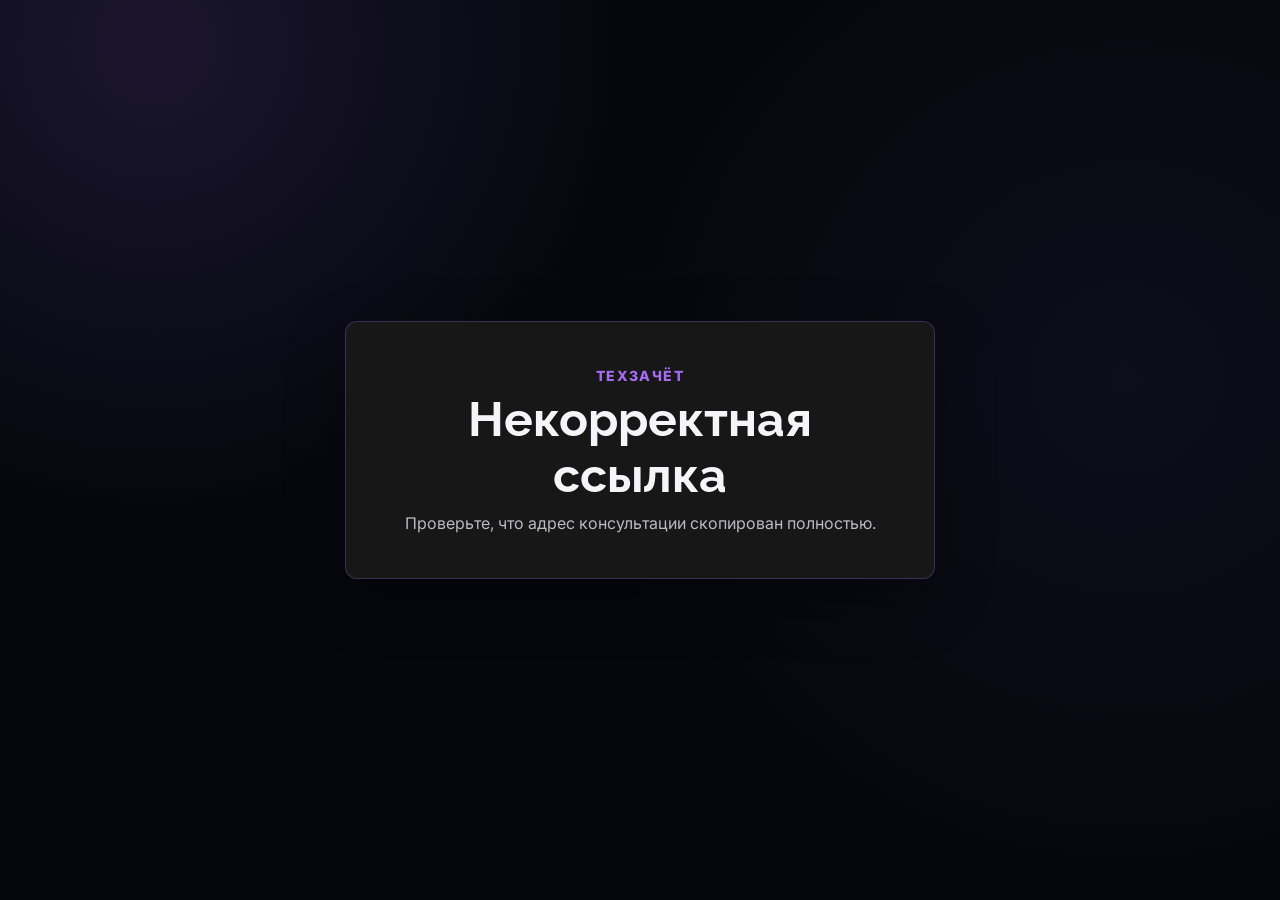
<file: consultation/index.html>
<!DOCTYPE html>
<html lang="ru">
<head>
  <meta charset="utf-8">
  <meta name="viewport" content="width=device-width, initial-scale=1">
  <meta name="robots" content="noindex,nofollow,noarchive">
  <meta name="referrer" content="no-referrer">
  <meta name="theme-color" content="#040000">
  <title>Персональная консультация — ТехЗачёт</title>
  <link rel="icon" href="/assets/img/favicon.png">
  <link rel="apple-touch-icon" href="/assets/img/apple-touch-icon.png">
  <link rel="preconnect" href="https://fonts.googleapis.com">
  <link rel="preconnect" href="https://fonts.gstatic.com" crossorigin>
  <link href="https://fonts.googleapis.com/css2?family=Inter:wght@400;500;600;700;800;900&amp;family=Raleway:wght@600;700;800;900&amp;display=swap" rel="stylesheet">
  <link rel="stylesheet" href="/consultation/consultation.css?v=2026100205">
  <script src="/consultation/fps-normalizer.js?v=2026100204" defer></script>
  <script src="/consultation/consultation.js?v=2026102401" defer></script>
</head>
<body>
  <section id="status" class="status-page" aria-live="polite" aria-busy="true">
    <div class="status-card">
      <div class="loader" aria-hidden="true"></div>
      <p class="status-kicker">ТехЗачёт</p>
      <h1 id="status-title">Загружаем консультацию</h1>
      <p id="status-message">Собираем рекомендации и результаты тестов.</p>
      <button id="retry-button" type="button" hidden>Попробовать снова</button>
    </div>
  </section>

  <div id="consultation" class="page" hidden>
    <header class="sticky-header">
      <div class="top-bar">
        <a class="brand" href="/" aria-label="ТехЗачёт — на главную">
          <img src="/assets/img/apple-touch-icon.png" alt="ТехЗачёт">
        </a>
        <div class="consultation-meta">
          <div><strong id="header-title"></strong><span id="tariff-badge" class="tariff-badge"></span></div>
          <span id="header-subtitle"></span>
        </div>
        <button id="copy-button" class="copy-button" type="button"><span aria-hidden="true">⧉</span><span class="copy-label">Скопировать ссылку</span></button>
      </div>
    </header>

      <div class="model-bar">
        <div id="model-selector" class="selector">
          <span class="selector-caption">Выберите модель</span>
          <div class="selector-menu-wrap">
            <button id="selector-control" class="selector-control" type="button" aria-haspopup="listbox" aria-expanded="false">
              <span id="selector-label"></span><span class="selector-chevron" aria-hidden="true">⌄</span>
            </button>
            <div id="selector-menu" class="selector-menu" role="listbox" aria-label="Выбор модели" hidden></div>
          </div>
        </div>
        <div id="active-role" class="active-role"><span aria-hidden="true">★</span><strong></strong></div>
      </div>

    <main id="report" class="report">
      <section class="hero-card" aria-labelledby="model-name">
        <div class="visual-panel">
          <div id="rank-badge" class="rank-badge"><strong></strong></div>
          <div id="image-wrap" class="image-wrap"></div>
        </div>
        <div class="product-panel">
          <div class="product-heading">
            <h1 id="model-name"></h1>
            <div id="overall-badge" class="hero-overall-badge" data-tooltip="ОБЩИЙ БАЛЛ — это общая оценка конкретной конфигурации как готового игрового ноутбука с учётом Gaming, Work, Display, Stability и Practical Score. Это не оценка выгодности по цене и не рейтинг чистой производительности." tabindex="0" hidden>
              <strong>—</strong>
              <span>ОБЩИЙ БАЛЛ</span>
            </div>
          </div>
          <dl id="specs" class="specs"></dl>
          <div class="comparison-row">
            <div class="purchase-block">
              <div class="price"><span>Цена</span><strong id="model-price">—</strong></div>
              <div id="purchase-actions" class="purchase-actions"></div>
              <a class="store-guidance-link" href="#store-guidance">Перед покупкой прочитайте рекомендации по выбору магазина</a>
            </div>
            <aside id="score-panel" class="score-panel" aria-label="Оценки модели"></aside>
          </div>
        </div>
        <section id="recommendation-reason" class="recommendation-reason" hidden>
          <span id="reason-label"></span>
          <p id="reason-text"></p>
          <div id="expert-store-recommendations" class="expert-store-recommendations" aria-label="Рекомендации по магазинам" hidden>
            <h2>Рекомендации по магазинам</h2>
            <p id="expert-store-recommendations-text"></p>
          </div>
        </section>
      </section>

      <section id="insights" class="insights" aria-label="Детальный отчёт по модели"></section>
      <section id="comparison-sections"></section>

      <section id="store-guidance" class="store-guidance" aria-labelledby="store-guidance-title">
        <header><span aria-hidden="true">🛡</span><h2 id="store-guidance-title">Важно при выборе магазина</h2></header>
        <ul>
          <li>Выбирайте продавца с гарантией не меньше 12 месяцев и понятными условиями возврата.</li>
          <li>Сверяйте точную конфигурацию: процессор, видеокарту, экран и объём памяти могут отличаться от карточки товара.</li>
          <li>До оплаты уточните реальный срок доставки, наличие и состояние устройства.</li>
          <li>После получения проверьте серийный номер, комплектацию и работу ноутбука в срок возврата.</li>
        </ul>
      </section>

      <footer id="final" class="final" hidden><span>Итог консультации</span><p id="consultation-conclusion"></p></footer>
    </main>
  </div>
</body>
</html>
</file>
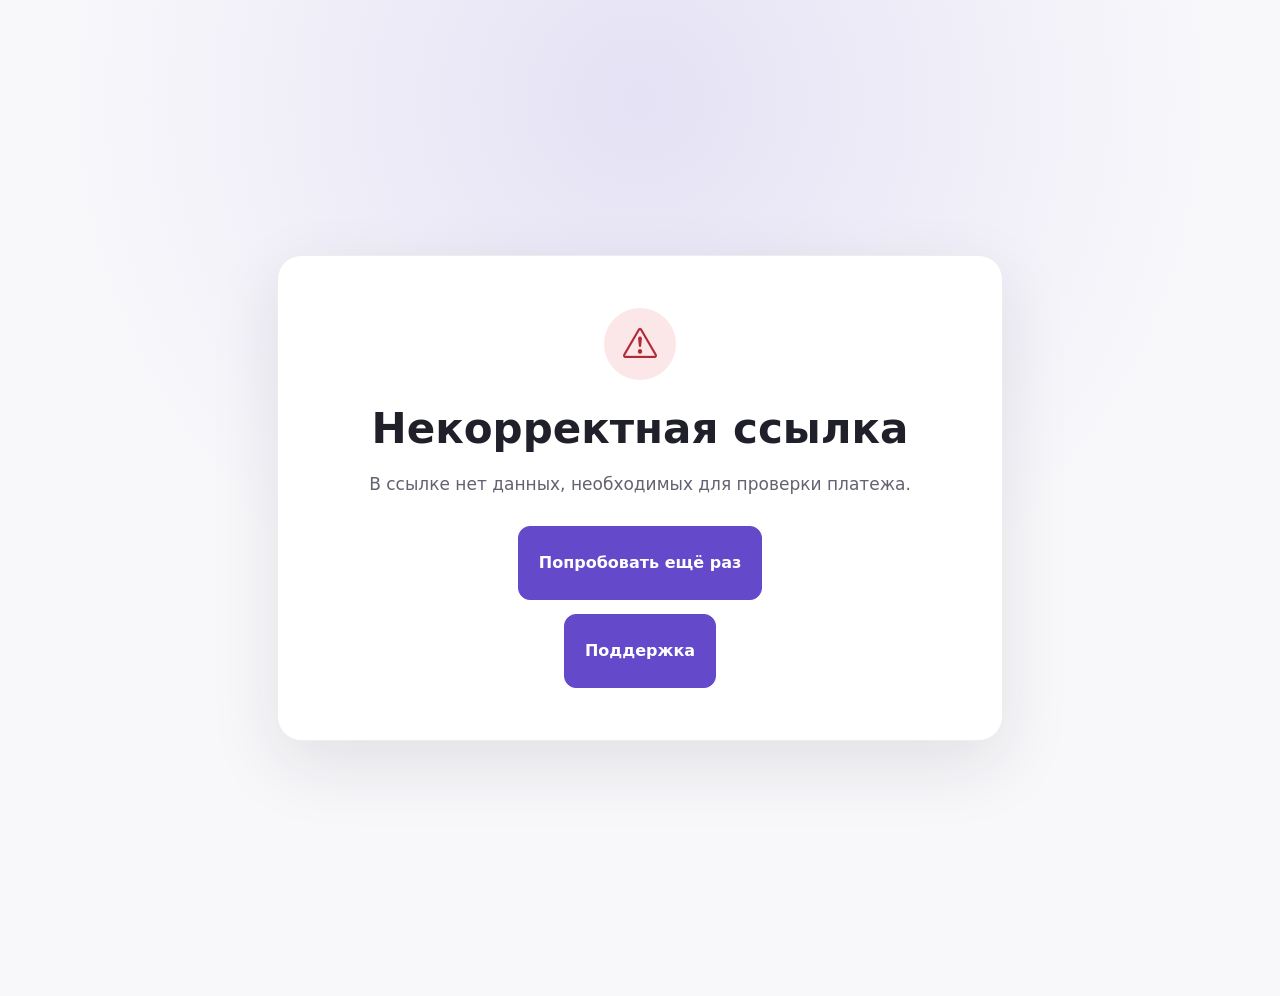
<file: payment-failed.html>
<!DOCTYPE html>
<html lang="ru">
<head>
  <meta charset="utf-8">
  <meta name="viewport" content="width=device-width, initial-scale=1.0">
  <meta name="robots" content="noindex, nofollow">
  <title>Статус оплати — ТехЗачёт</title>
  <link href="assets/img/favicon.png" rel="icon">
  <link href="assets/vendor/bootstrap-icons/bootstrap-icons.css" rel="stylesheet">
  <link href="assets/css/main.css" rel="stylesheet">
  <link href="assets/css/payment.css" rel="stylesheet">
</head>
<body class="payment-result-page">
  <main class="payment-result-main">
    <section class="payment-result-card" data-payment-result data-state="pending">
      <div class="payment-result-icon" aria-hidden="true">
        <i class="bi bi-arrow-repeat payment-result-spinner" data-result-icon></i>
      </div>
      <h1 data-result-title>Проверяем оплату</h1>
      <p data-result-message>Уточняем окончательный статус платежа.</p>
      <div class="payment-result-summary" data-result-summary hidden></div>
      <div class="payment-result-actions">
        <a class="payment-result-action" href="/#pricing">Попробовать ещё раз</a>
        <a class="payment-result-action is-secondary" href="https://t.me/texwizard" target="_blank" rel="noopener">Поддержка</a>
      </div>
    </section>
  </main>
  <script src="assets/js/payment-result.js"></script>
</body>
</html>
</file>
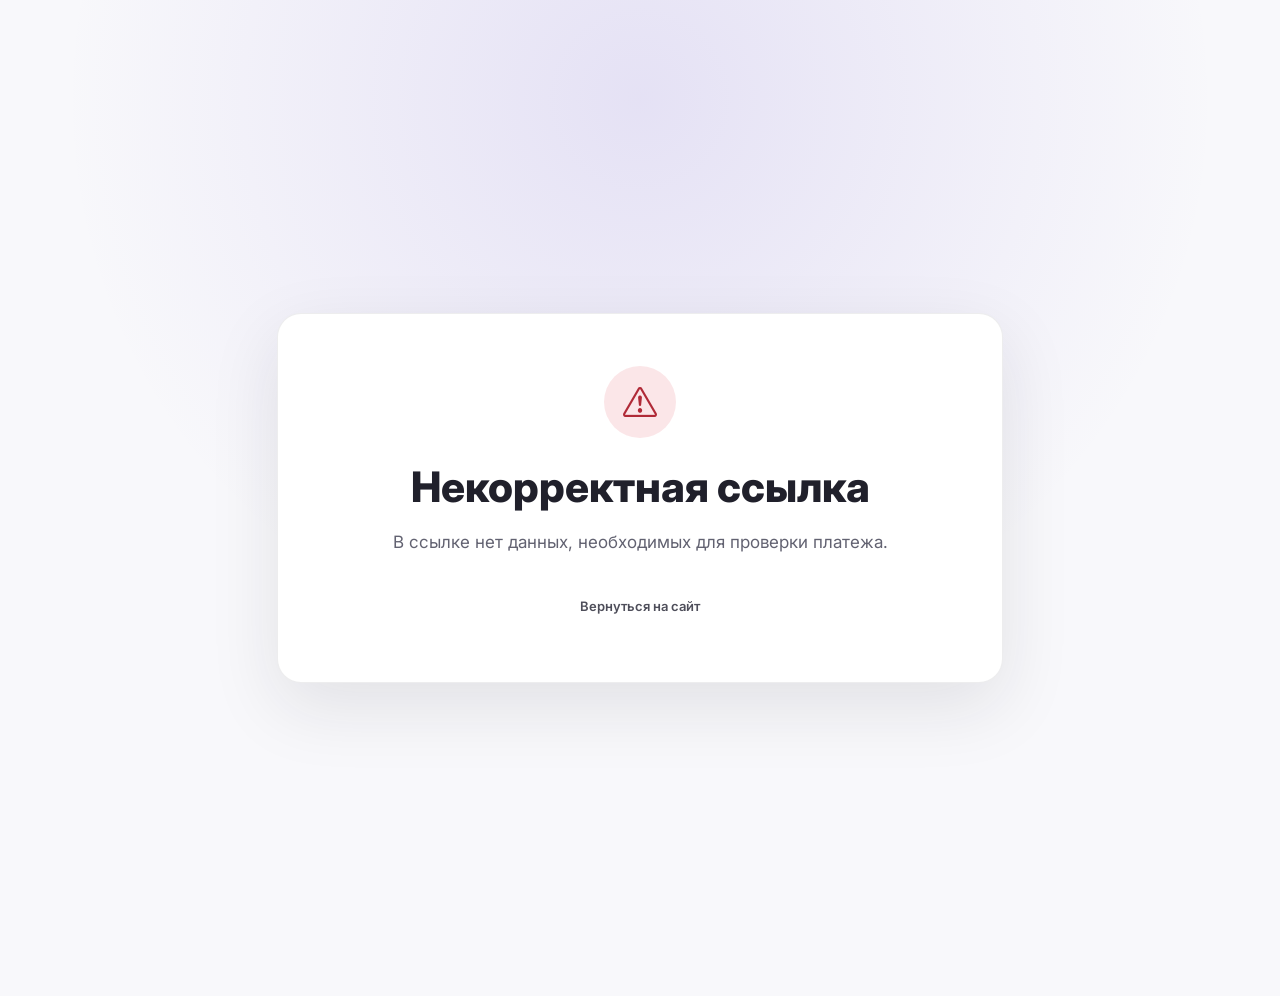
<file: payment-success.html>
<!DOCTYPE html>
<html lang="ru">
<head>
  <meta charset="utf-8">
  <meta name="viewport" content="width=device-width, initial-scale=1.0">
  <meta name="robots" content="noindex, nofollow">
  <title>Статус оплати — ТехЗачёт</title>
  <link rel="preconnect" href="https://fonts.googleapis.com">
  <link rel="preconnect" href="https://fonts.gstatic.com" crossorigin>
  <link href="https://fonts.googleapis.com/css2?family=Inter:wght@400;500;600;700;800&display=swap" rel="stylesheet">
  <link href="assets/img/favicon.png" rel="icon">
  <link href="assets/vendor/bootstrap-icons/bootstrap-icons.css" rel="stylesheet">
  <link href="assets/css/main.css" rel="stylesheet">
  <link href="assets/css/payment.css" rel="stylesheet">
</head>
<body class="payment-result-page">
  <main class="payment-result-main">
    <section class="payment-result-card" data-payment-result data-state="pending">
      <div class="payment-result-icon" aria-hidden="true">
        <i class="bi bi-arrow-repeat payment-result-spinner" data-result-icon></i>
      </div>
      <h1 data-result-title>Проверяем оплату</h1>
      <p data-result-message>Подождите несколько секунд. Мы ожидаем подтверждение от платёжной системы.</p>
      <div class="payment-result-summary" data-result-summary hidden></div>
      <div class="payment-result-actions">
        <a class="payment-result-action is-telegram" data-result-support-link href="https://t.me/toptech_ru?direct" target="_blank" rel="noopener noreferrer" hidden>Написать в Telegram</a>
        <p class="payment-result-email" data-result-email-fallback hidden>Нет Telegram? Напишите на <a href="mailto:electrokatze777@gmail.com">electrokatze777@gmail.com</a></p>
        <a class="payment-result-action is-home" href="/">Вернуться на сайт</a>
      </div>
    </section>
  </main>
  <script src="assets/js/payment-result.js"></script>
</body>
</html>
</file>
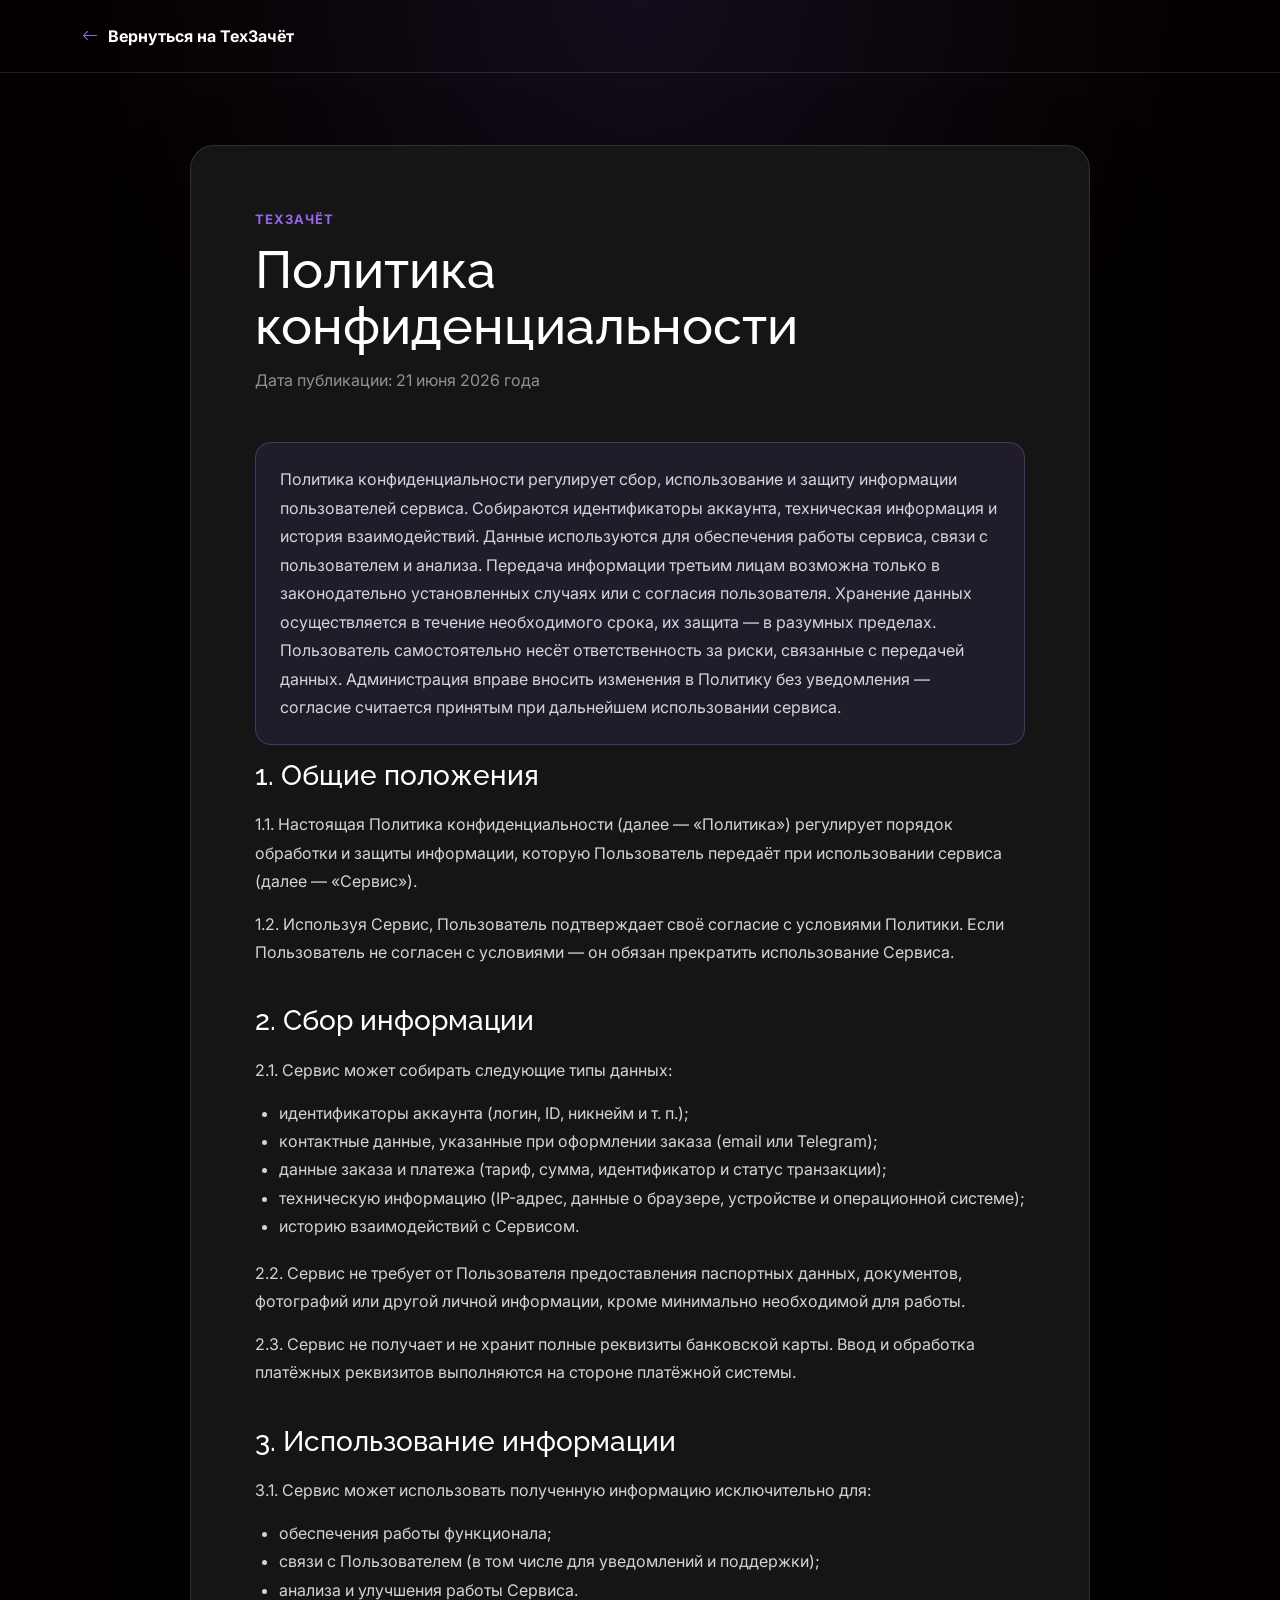
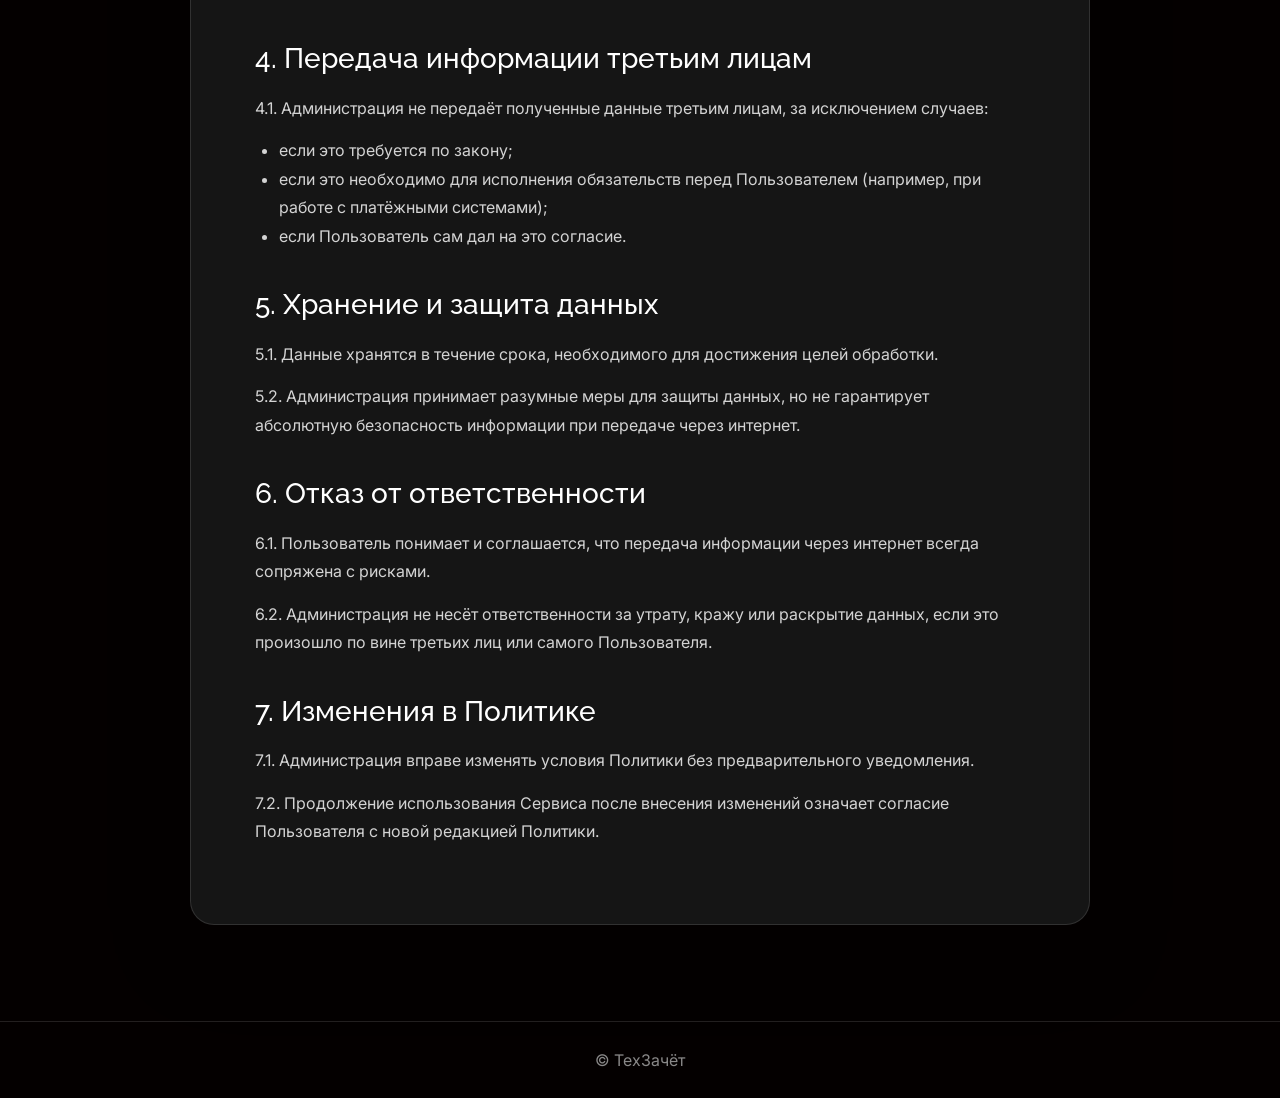
<file: privacy.html>
<!DOCTYPE html>
<html lang="ru">

<head>
  <meta charset="utf-8">
  <meta name="viewport" content="width=device-width, initial-scale=1.0">
  <title>Политика конфиденциальности — ТехЗачёт</title>
  <meta name="description" content="Политика конфиденциальности сервиса ТехЗачёт.">
  <link href="assets/img/favicon.png" rel="icon">
  <link href="assets/img/apple-touch-icon.png" rel="apple-touch-icon">
  <link href="https://fonts.googleapis.com" rel="preconnect">
  <link href="https://fonts.gstatic.com" rel="preconnect" crossorigin>
  <link href="https://fonts.googleapis.com/css2?family=Inter:wght@400;500;600;700;800&family=Raleway:wght@600;700;800&display=swap" rel="stylesheet">
  <link href="assets/vendor/bootstrap/css/bootstrap.min.css" rel="stylesheet">
  <link href="assets/vendor/bootstrap-icons/bootstrap-icons.css" rel="stylesheet">
  <link href="assets/css/main.css" rel="stylesheet">
</head>

<body class="legal-page">
  <header class="legal-header">
    <div class="container">
      <a class="legal-home" href="index.html">
        <i class="bi bi-arrow-left"></i>
        <span>Вернуться на ТехЗачёт</span>
      </a>
    </div>
  </header>

  <main class="legal-main">
    <div class="container">
      <article class="legal-document">
        <div class="legal-kicker">ТехЗачёт</div>
        <h1>Политика конфиденциальности</h1>
        <p class="legal-updated">Дата публикации: 21 июня 2026 года</p>

        <p class="legal-note">Политика конфиденциальности регулирует сбор, использование и защиту информации пользователей сервиса. Собираются идентификаторы аккаунта, техническая информация и история взаимодействий. Данные используются для обеспечения работы сервиса, связи с пользователем и анализа. Передача информации третьим лицам возможна только в законодательно установленных случаях или с согласия пользователя. Хранение данных осуществляется в течение необходимого срока, их защита — в разумных пределах. Пользователь самостоятельно несёт ответственность за риски, связанные с передачей данных. Администрация вправе вносить изменения в Политику без уведомления — согласие считается принятым при дальнейшем использовании сервиса.</p>

        <section>
          <h2>1. Общие положения</h2>
          <p>1.1. Настоящая Политика конфиденциальности (далее — «Политика») регулирует порядок обработки и защиты информации, которую Пользователь передаёт при использовании сервиса (далее — «Сервис»).</p>
          <p>1.2. Используя Сервис, Пользователь подтверждает своё согласие с условиями Политики. Если Пользователь не согласен с условиями — он обязан прекратить использование Сервиса.</p>
        </section>

        <section>
          <h2>2. Сбор информации</h2>
          <p>2.1. Сервис может собирать следующие типы данных:</p>
          <ul>
            <li>идентификаторы аккаунта (логин, ID, никнейм и т. п.);</li>
            <li>контактные данные, указанные при оформлении заказа (email или Telegram);</li>
            <li>данные заказа и платежа (тариф, сумма, идентификатор и статус транзакции);</li>
            <li>техническую информацию (IP-адрес, данные о браузере, устройстве и операционной системе);</li>
            <li>историю взаимодействий с Сервисом.</li>
          </ul>
          <p>2.2. Сервис не требует от Пользователя предоставления паспортных данных, документов, фотографий или другой личной информации, кроме минимально необходимой для работы.</p>
          <p>2.3. Сервис не получает и не хранит полные реквизиты банковской карты. Ввод и обработка платёжных реквизитов выполняются на стороне платёжной системы.</p>
        </section>

        <section>
          <h2>3. Использование информации</h2>
          <p>3.1. Сервис может использовать полученную информацию исключительно для:</p>
          <ul>
            <li>обеспечения работы функционала;</li>
            <li>связи с Пользователем (в том числе для уведомлений и поддержки);</li>
            <li>анализа и улучшения работы Сервиса.</li>
          </ul>
        </section>

        <section>
          <h2>4. Передача информации третьим лицам</h2>
          <p>4.1. Администрация не передаёт полученные данные третьим лицам, за исключением случаев:</p>
          <ul>
            <li>если это требуется по закону;</li>
            <li>если это необходимо для исполнения обязательств перед Пользователем (например, при работе с платёжными системами);</li>
            <li>если Пользователь сам дал на это согласие.</li>
          </ul>
        </section>

        <section>
          <h2>5. Хранение и защита данных</h2>
          <p>5.1. Данные хранятся в течение срока, необходимого для достижения целей обработки.</p>
          <p>5.2. Администрация принимает разумные меры для защиты данных, но не гарантирует абсолютную безопасность информации при передаче через интернет.</p>
        </section>

        <section>
          <h2>6. Отказ от ответственности</h2>
          <p>6.1. Пользователь понимает и соглашается, что передача информации через интернет всегда сопряжена с рисками.</p>
          <p>6.2. Администрация не несёт ответственности за утрату, кражу или раскрытие данных, если это произошло по вине третьих лиц или самого Пользователя.</p>
        </section>

        <section>
          <h2>7. Изменения в Политике</h2>
          <p>7.1. Администрация вправе изменять условия Политики без предварительного уведомления.</p>
          <p>7.2. Продолжение использования Сервиса после внесения изменений означает согласие Пользователя с новой редакцией Политики.</p>
        </section>
      </article>
    </div>
  </main>

  <footer class="legal-footer">
    <div class="container">© ТехЗачёт</div>
  </footer>
</body>

</html>
</file>
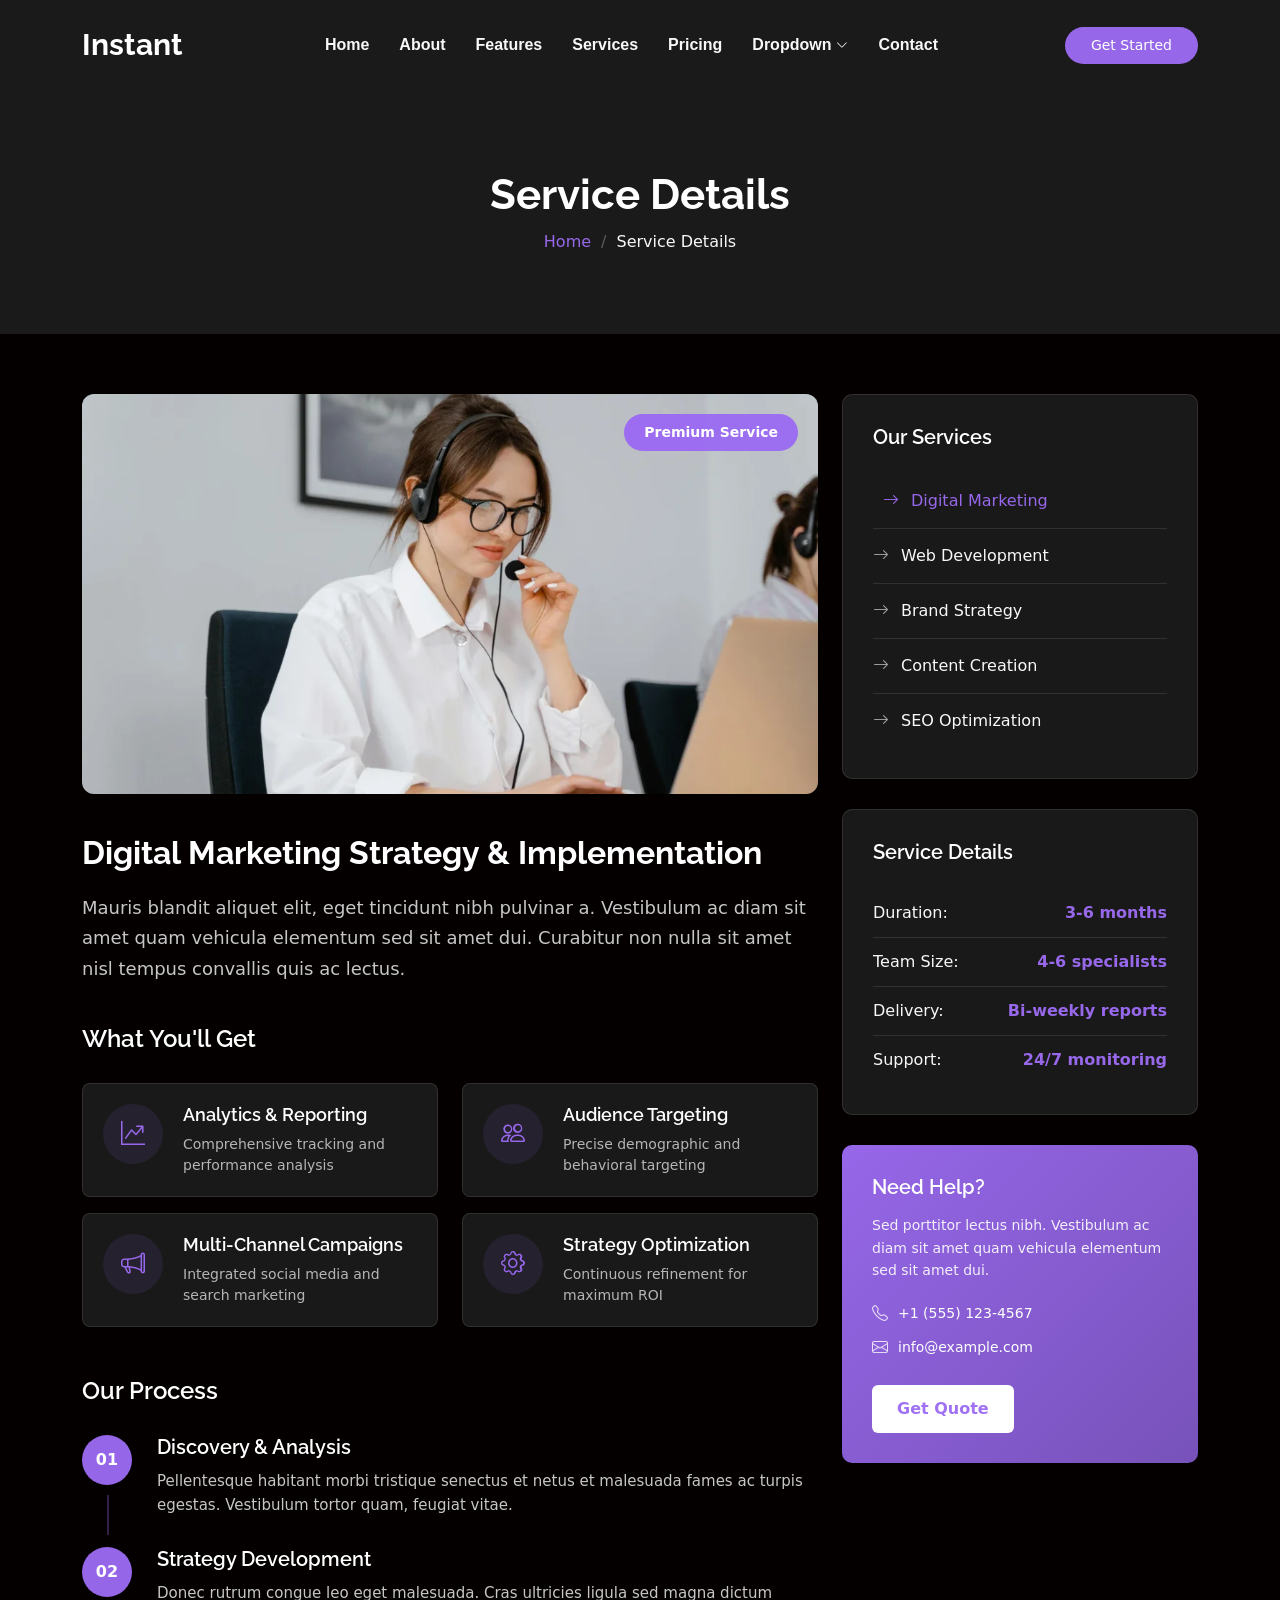
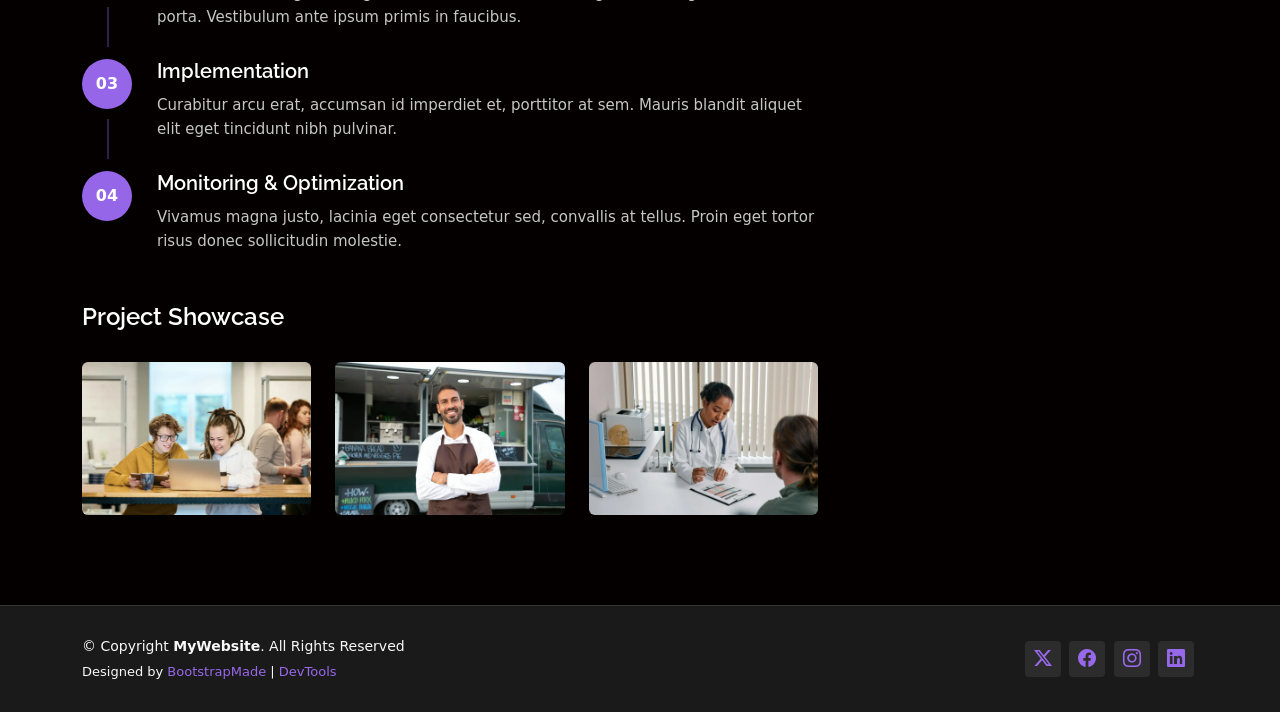
<file: service-details.html>
<!DOCTYPE html>
<html lang="en">

<head>
  <meta charset="utf-8">
  <meta content="width=device-width, initial-scale=1.0" name="viewport">
  <title>Service Details - Instant Bootstrap Template</title>
  <meta name="description" content="">
  <meta name="keywords" content="">

  <!-- Favicons -->
  <link href="assets/img/favicon.png" rel="icon">
  <link href="assets/img/apple-touch-icon.png" rel="apple-touch-icon">

  <!-- Fonts -->
  <link href="https://fonts.googleapis.com" rel="preconnect">
  <link href="https://fonts.gstatic.com" rel="preconnect" crossorigin>
  <link href="https://fonts.googleapis.com/css2?family=Roboto:ital,wght@0,100;0,300;0,400;0,500;0,700;0,900;1,100;1,300;1,400;1,500;1,700;1,900&family=Raleway:ital,wght@0,100;0,200;0,300;0,400;0,500;0,600;0,700;0,800;0,900;1,100;1,200;1,300;1,400;1,500;1,600;1,700;1,800;1,900&display=swap" rel="stylesheet">

  <!-- Vendor CSS Files -->
  <link href="assets/vendor/bootstrap/css/bootstrap.min.css" rel="stylesheet">
  <link href="assets/vendor/bootstrap-icons/bootstrap-icons.css" rel="stylesheet">
  <link href="assets/vendor/aos/aos.css" rel="stylesheet">
  <link href="assets/vendor/glightbox/css/glightbox.min.css" rel="stylesheet">
  <link href="assets/vendor/swiper/swiper-bundle.min.css" rel="stylesheet">

  <!-- Main CSS File -->
  <link href="assets/css/main.css" rel="stylesheet">

  <!-- =======================================================
  * Template Name: Instant
  * Template URL: https://bootstrapmade.com/newtemplate-bootstrap-website-template/
  * Updated: Jul 07 2025 with Bootstrap v5.3.7
  * Author: BootstrapMade.com
  * License: https://bootstrapmade.com/license/
  ======================================================== -->
</head>

<body class="service-details-page">

  <header id="header" class="header d-flex align-items-center fixed-top">
    <div class="container position-relative d-flex align-items-center justify-content-between">

      <a href="index.html" class="logo d-flex align-items-center me-auto me-xl-0">
        <!-- Uncomment the line below if you also wish to use an image logo -->
        <!-- <img src="assets/img/logo.webp" alt=""> -->
        <h1 class="sitename">Instant</h1>
      </a>

      <nav id="navmenu" class="navmenu">
        <ul>
          <li><a href="#hero">Home</a></li>
          <li><a href="#about">About</a></li>
          <li><a href="#features">Features</a></li>
          <li><a href="#services">Services</a></li>
          <li><a href="#pricing">Pricing</a></li>
          <li class="dropdown"><a href="#"><span>Dropdown</span> <i class="bi bi-chevron-down toggle-dropdown"></i></a>
            <ul>
              <li><a href="#">Dropdown 1</a></li>
              <li class="dropdown"><a href="#"><span>Deep Dropdown</span> <i class="bi bi-chevron-down toggle-dropdown"></i></a>
                <ul>
                  <li><a href="#">Deep Dropdown 1</a></li>
                  <li><a href="#">Deep Dropdown 2</a></li>
                  <li><a href="#">Deep Dropdown 3</a></li>
                  <li><a href="#">Deep Dropdown 4</a></li>
                  <li><a href="#">Deep Dropdown 5</a></li>
                </ul>
              </li>
              <li><a href="#">Dropdown 2</a></li>
              <li><a href="#">Dropdown 3</a></li>
              <li><a href="#">Dropdown 4</a></li>
            </ul>
          </li>
          <li><a href="#contact">Contact</a></li>
        </ul>
        <i class="mobile-nav-toggle d-xl-none bi bi-list"></i>
      </nav>

      <a class="btn-getstarted" href="index.html#about">Get Started</a>

    </div>
  </header>

  <main class="main">

    <!-- Page Title -->
    <div class="page-title light-background">
      <div class="container">
        <h1>Service Details</h1>
        <nav class="breadcrumbs">
          <ol>
            <li><a href="index.html">Home</a></li>
            <li class="current">Service Details</li>
          </ol>
        </nav>
      </div>
    </div><!-- End Page Title -->

    <!-- Service Details Section -->
    <section id="service-details" class="service-details section">

      <div class="container" data-aos="fade-up" data-aos-delay="100">

        <div class="row gy-5">

          <div class="col-lg-8" data-aos="fade-up" data-aos-delay="200">
            <div class="service-hero">
              <img src="assets/img/services/services-7.webp" alt="" class="img-fluid">
              <div class="service-badge">
                <span>Premium Service</span>
              </div>
            </div>

            <div class="service-content">
              <div class="service-header">
                <h2>Digital Marketing Strategy &amp; Implementation</h2>
                <p class="service-intro">Mauris blandit aliquet elit, eget tincidunt nibh pulvinar a. Vestibulum ac diam sit amet quam vehicula elementum sed sit amet dui. Curabitur non nulla sit amet nisl tempus convallis quis ac lectus.</p>
              </div>

              <div class="service-features">
                <h4>What You'll Get</h4>
                <div class="row gy-3">
                  <div class="col-md-6">
                    <div class="feature-item">
                      <div class="feature-icon">
                        <i class="bi bi-graph-up-arrow"></i>
                      </div>
                      <div class="feature-content">
                        <h5>Analytics &amp; Reporting</h5>
                        <p>Comprehensive tracking and performance analysis</p>
                      </div>
                    </div>
                  </div>
                  <div class="col-md-6">
                    <div class="feature-item">
                      <div class="feature-icon">
                        <i class="bi bi-people"></i>
                      </div>
                      <div class="feature-content">
                        <h5>Audience Targeting</h5>
                        <p>Precise demographic and behavioral targeting</p>
                      </div>
                    </div>
                  </div>
                  <div class="col-md-6">
                    <div class="feature-item">
                      <div class="feature-icon">
                        <i class="bi bi-megaphone"></i>
                      </div>
                      <div class="feature-content">
                        <h5>Multi-Channel Campaigns</h5>
                        <p>Integrated social media and search marketing</p>
                      </div>
                    </div>
                  </div>
                  <div class="col-md-6">
                    <div class="feature-item">
                      <div class="feature-icon">
                        <i class="bi bi-gear"></i>
                      </div>
                      <div class="feature-content">
                        <h5>Strategy Optimization</h5>
                        <p>Continuous refinement for maximum ROI</p>
                      </div>
                    </div>
                  </div>
                </div>
              </div>

              <div class="service-process">
                <h4>Our Process</h4>
                <div class="process-steps">
                  <div class="process-step">
                    <div class="step-number">01</div>
                    <div class="step-content">
                      <h5>Discovery &amp; Analysis</h5>
                      <p>Pellentesque habitant morbi tristique senectus et netus et malesuada fames ac turpis egestas. Vestibulum tortor quam, feugiat vitae.</p>
                    </div>
                  </div>
                  <div class="process-step">
                    <div class="step-number">02</div>
                    <div class="step-content">
                      <h5>Strategy Development</h5>
                      <p>Donec rutrum congue leo eget malesuada. Cras ultricies ligula sed magna dictum porta. Vestibulum ante ipsum primis in faucibus.</p>
                    </div>
                  </div>
                  <div class="process-step">
                    <div class="step-number">03</div>
                    <div class="step-content">
                      <h5>Implementation</h5>
                      <p>Curabitur arcu erat, accumsan id imperdiet et, porttitor at sem. Mauris blandit aliquet elit eget tincidunt nibh pulvinar.</p>
                    </div>
                  </div>
                  <div class="process-step">
                    <div class="step-number">04</div>
                    <div class="step-content">
                      <h5>Monitoring &amp; Optimization</h5>
                      <p>Vivamus magna justo, lacinia eget consectetur sed, convallis at tellus. Proin eget tortor risus donec sollicitudin molestie.</p>
                    </div>
                  </div>
                </div>
              </div>

              <div class="service-gallery" data-aos="fade-up" data-aos-delay="300">
                <h4>Project Showcase</h4>
                <div class="row gy-3">
                  <div class="col-md-4">
                    <img src="assets/img/services/services-2.webp" alt="" class="img-fluid rounded">
                  </div>
                  <div class="col-md-4">
                    <img src="assets/img/services/services-8.webp" alt="" class="img-fluid rounded">
                  </div>
                  <div class="col-md-4">
                    <img src="assets/img/services/services-11.webp" alt="" class="img-fluid rounded">
                  </div>
                </div>
              </div>
            </div>
          </div>

          <div class="col-lg-4" data-aos="fade-up" data-aos-delay="400">
            <div class="service-sidebar">

              <div class="service-menu">
                <h4>Our Services</h4>
                <div class="menu-list">
                  <a href="#" class="menu-item active">
                    <i class="bi bi-arrow-right"></i>
                    <span>Digital Marketing</span>
                  </a>
                  <a href="#" class="menu-item">
                    <i class="bi bi-arrow-right"></i>
                    <span>Web Development</span>
                  </a>
                  <a href="#" class="menu-item">
                    <i class="bi bi-arrow-right"></i>
                    <span>Brand Strategy</span>
                  </a>
                  <a href="#" class="menu-item">
                    <i class="bi bi-arrow-right"></i>
                    <span>Content Creation</span>
                  </a>
                  <a href="#" class="menu-item">
                    <i class="bi bi-arrow-right"></i>
                    <span>SEO Optimization</span>
                  </a>
                </div>
              </div>

              <div class="service-info">
                <h4>Service Details</h4>
                <div class="info-list">
                  <div class="info-item">
                    <span class="info-label">Duration:</span>
                    <span class="info-value">3-6 months</span>
                  </div>
                  <div class="info-item">
                    <span class="info-label">Team Size:</span>
                    <span class="info-value">4-6 specialists</span>
                  </div>
                  <div class="info-item">
                    <span class="info-label">Delivery:</span>
                    <span class="info-value">Bi-weekly reports</span>
                  </div>
                  <div class="info-item">
                    <span class="info-label">Support:</span>
                    <span class="info-value">24/7 monitoring</span>
                  </div>
                </div>
              </div>

              <div class="contact-card">
                <div class="contact-content">
                  <h4>Need Help?</h4>
                  <p>Sed porttitor lectus nibh. Vestibulum ac diam sit amet quam vehicula elementum sed sit amet dui.</p>
                  <div class="contact-info">
                    <div class="contact-item">
                      <i class="bi bi-telephone"></i>
                      <span>+1 (555) 123-4567</span>
                    </div>
                    <div class="contact-item">
                      <i class="bi bi-envelope"></i>
                      <span>info@example.com</span>
                    </div>
                  </div>
                  <a href="#" class="btn btn-primary">Get Quote</a>
                </div>
              </div>

            </div>
          </div>

        </div>

      </div>

    </section><!-- /Service Details Section -->

  </main>

  <footer id="footer" class="footer light-background">

    <div class="footer-top">
      <div class="container">
        <div class="row gy-4">
          <div class="col-lg-4 col-md-6 footer-about">
            <a href="index.html" class="logo d-flex align-items-center">
              <span class="sitename">MyWebsite</span>
            </a>
            <div class="footer-contact pt-3">
              <p>A108 Adam Street</p>
              <p>New York, NY 535022</p>
              <p class="mt-3"><strong>Phone:</strong> <span>+1 5589 55488 55</span></p>
              <p><strong>Email:</strong> <span>info@example.com</span></p>
            </div>
          </div>

          <div class="col-lg-2 col-md-3 footer-links">
            <h4>Useful Links</h4>
            <ul>
              <li><a href="#">Home</a></li>
              <li><a href="#">About us</a></li>
              <li><a href="#">Services</a></li>
              <li><a href="#">Terms of service</a></li>
              <li><a href="#">Privacy policy</a></li>
            </ul>
          </div>

          <div class="col-lg-2 col-md-3 footer-links">
            <h4>Our Services</h4>
            <ul>
              <li><a href="#">Web Design</a></li>
              <li><a href="#">Web Development</a></li>
              <li><a href="#">Product Management</a></li>
              <li><a href="#">Marketing</a></li>
              <li><a href="#">Graphic Design</a></li>
            </ul>
          </div>

          <div class="col-lg-2 col-md-3 footer-links">
            <h4>Hic solutasetp</h4>
            <ul>
              <li><a href="#">Molestiae accusamus iure</a></li>
              <li><a href="#">Excepturi dignissimos</a></li>
              <li><a href="#">Suscipit distinctio</a></li>
              <li><a href="#">Dilecta</a></li>
              <li><a href="#">Sit quas consectetur</a></li>
            </ul>
          </div>

          <div class="col-lg-2 col-md-3 footer-links">
            <h4>Nobis illum</h4>
            <ul>
              <li><a href="#">Ipsam</a></li>
              <li><a href="#">Laudantium dolorum</a></li>
              <li><a href="#">Dinera</a></li>
              <li><a href="#">Trodelas</a></li>
              <li><a href="#">Flexo</a></li>
            </ul>
          </div>

        </div>
      </div>
    </div>

    <div class="copyright text-center">
      <div class="container d-flex flex-column flex-lg-row justify-content-center justify-content-lg-between align-items-center">

        <div class="d-flex flex-column align-items-center align-items-lg-start">
          <div>
            © Copyright <strong><span>MyWebsite</span></strong>. All Rights Reserved
          </div>
          <div class="credits">
            <!-- All the links in the footer should remain intact. -->
            <!-- You can delete the links only if you purchased the pro version. -->
            <!-- Licensing information: https://bootstrapmade.com/license/ -->
            <!-- Purchase the pro version with working PHP/AJAX contact form: https://bootstrapmade.com/herobiz-bootstrap-business-template/ -->
            Designed by <a href="https://bootstrapmade.com/">BootstrapMade</a> | <a href="https://bootstrapmade.com/tools/">DevTools</a>
          </div>
        </div>

        <div class="social-links order-first order-lg-last mb-3 mb-lg-0">
          <a href=""><i class="bi bi-twitter-x"></i></a>
          <a href=""><i class="bi bi-facebook"></i></a>
          <a href=""><i class="bi bi-instagram"></i></a>
          <a href=""><i class="bi bi-linkedin"></i></a>
        </div>

      </div>
    </div>

  </footer>

  <!-- Scroll Top -->
  <a href="#" id="scroll-top" class="scroll-top d-flex align-items-center justify-content-center"><i class="bi bi-arrow-up-short"></i></a>

  <!-- Vendor JS Files -->
  <script src="assets/vendor/bootstrap/js/bootstrap.bundle.min.js"></script>
  <script src="assets/vendor/php-email-form/validate.js"></script>
  <script src="assets/vendor/aos/aos.js"></script>
  <script src="assets/vendor/glightbox/js/glightbox.min.js"></script>
  <script src="assets/vendor/purecounter/purecounter_vanilla.js"></script>
  <script src="assets/vendor/typed.js/typed.umd.js"></script>
  <script src="assets/vendor/swiper/swiper-bundle.min.js"></script>

  <!-- Main JS File -->
  <script src="assets/js/main.js"></script>

</body>

</html>
</file>
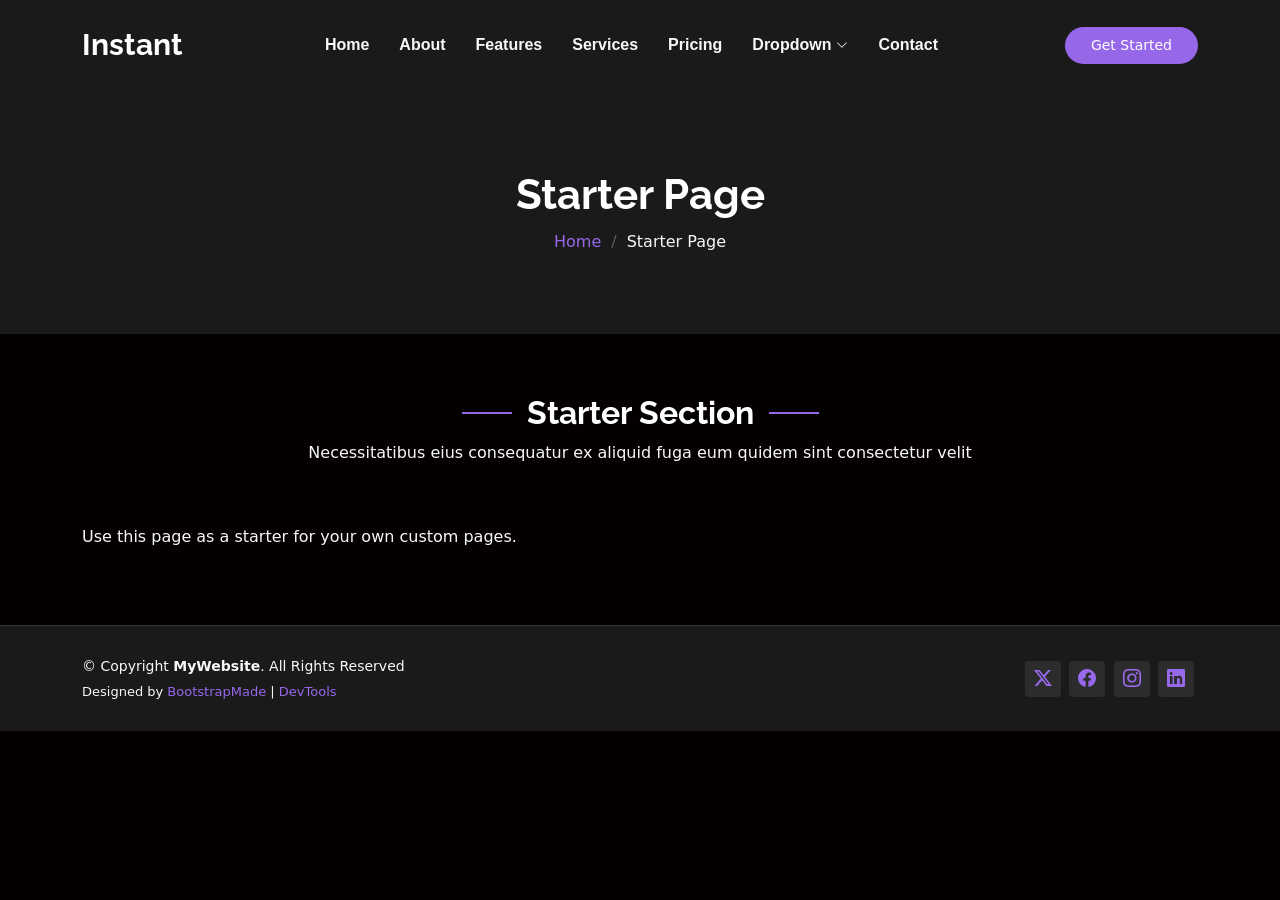
<file: starter-page.html>
<!DOCTYPE html>
<html lang="en">

<head>
  <meta charset="utf-8">
  <meta content="width=device-width, initial-scale=1.0" name="viewport">
  <title>Starter Page - Instant Bootstrap Template</title>
  <meta name="description" content="">
  <meta name="keywords" content="">

  <!-- Favicons -->
  <link href="assets/img/favicon.png" rel="icon">
  <link href="assets/img/apple-touch-icon.png" rel="apple-touch-icon">

  <!-- Fonts -->
  <link href="https://fonts.googleapis.com" rel="preconnect">
  <link href="https://fonts.gstatic.com" rel="preconnect" crossorigin>
  <link href="https://fonts.googleapis.com/css2?family=Roboto:ital,wght@0,100;0,300;0,400;0,500;0,700;0,900;1,100;1,300;1,400;1,500;1,700;1,900&family=Raleway:ital,wght@0,100;0,200;0,300;0,400;0,500;0,600;0,700;0,800;0,900;1,100;1,200;1,300;1,400;1,500;1,600;1,700;1,800;1,900&display=swap" rel="stylesheet">

  <!-- Vendor CSS Files -->
  <link href="assets/vendor/bootstrap/css/bootstrap.min.css" rel="stylesheet">
  <link href="assets/vendor/bootstrap-icons/bootstrap-icons.css" rel="stylesheet">
  <link href="assets/vendor/aos/aos.css" rel="stylesheet">
  <link href="assets/vendor/glightbox/css/glightbox.min.css" rel="stylesheet">
  <link href="assets/vendor/swiper/swiper-bundle.min.css" rel="stylesheet">

  <!-- Main CSS File -->
  <link href="assets/css/main.css" rel="stylesheet">

  <!-- =======================================================
  * Template Name: Instant
  * Template URL: https://bootstrapmade.com/newtemplate-bootstrap-website-template/
  * Updated: Jul 07 2025 with Bootstrap v5.3.7
  * Author: BootstrapMade.com
  * License: https://bootstrapmade.com/license/
  ======================================================== -->
</head>

<body class="starter-page-page">

  <header id="header" class="header d-flex align-items-center fixed-top">
    <div class="container position-relative d-flex align-items-center justify-content-between">

      <a href="index.html" class="logo d-flex align-items-center me-auto me-xl-0">
        <!-- Uncomment the line below if you also wish to use an image logo -->
        <!-- <img src="assets/img/logo.webp" alt=""> -->
        <h1 class="sitename">Instant</h1>
      </a>

      <nav id="navmenu" class="navmenu">
        <ul>
          <li><a href="#hero">Home</a></li>
          <li><a href="#about">About</a></li>
          <li><a href="#features">Features</a></li>
          <li><a href="#services">Services</a></li>
          <li><a href="#pricing">Pricing</a></li>
          <li class="dropdown"><a href="#"><span>Dropdown</span> <i class="bi bi-chevron-down toggle-dropdown"></i></a>
            <ul>
              <li><a href="#">Dropdown 1</a></li>
              <li class="dropdown"><a href="#"><span>Deep Dropdown</span> <i class="bi bi-chevron-down toggle-dropdown"></i></a>
                <ul>
                  <li><a href="#">Deep Dropdown 1</a></li>
                  <li><a href="#">Deep Dropdown 2</a></li>
                  <li><a href="#">Deep Dropdown 3</a></li>
                  <li><a href="#">Deep Dropdown 4</a></li>
                  <li><a href="#">Deep Dropdown 5</a></li>
                </ul>
              </li>
              <li><a href="#">Dropdown 2</a></li>
              <li><a href="#">Dropdown 3</a></li>
              <li><a href="#">Dropdown 4</a></li>
            </ul>
          </li>
          <li><a href="#contact">Contact</a></li>
        </ul>
        <i class="mobile-nav-toggle d-xl-none bi bi-list"></i>
      </nav>

      <a class="btn-getstarted" href="index.html#about">Get Started</a>

    </div>
  </header>

  <main class="main">

    <!-- Page Title -->
    <div class="page-title light-background">
      <div class="container">
        <h1>Starter Page</h1>
        <nav class="breadcrumbs">
          <ol>
            <li><a href="index.html">Home</a></li>
            <li class="current">Starter Page</li>
          </ol>
        </nav>
      </div>
    </div><!-- End Page Title -->

    <!-- Starter Section Section -->
    <section id="starter-section" class="starter-section section">

      <!-- Section Title -->
      <div class="container section-title" data-aos="fade-up">
        <h2>Starter Section</h2>
        <p>Necessitatibus eius consequatur ex aliquid fuga eum quidem sint consectetur velit</p>
      </div><!-- End Section Title -->

      <div class="container" data-aos="fade-up">
        <p>Use this page as a starter for your own custom pages.</p>
      </div>

    </section><!-- /Starter Section Section -->

  </main>

  <footer id="footer" class="footer light-background">

    <div class="footer-top">
      <div class="container">
        <div class="row gy-4">
          <div class="col-lg-4 col-md-6 footer-about">
            <a href="index.html" class="logo d-flex align-items-center">
              <span class="sitename">MyWebsite</span>
            </a>
            <div class="footer-contact pt-3">
              <p>A108 Adam Street</p>
              <p>New York, NY 535022</p>
              <p class="mt-3"><strong>Phone:</strong> <span>+1 5589 55488 55</span></p>
              <p><strong>Email:</strong> <span>info@example.com</span></p>
            </div>
          </div>

          <div class="col-lg-2 col-md-3 footer-links">
            <h4>Useful Links</h4>
            <ul>
              <li><a href="#">Home</a></li>
              <li><a href="#">About us</a></li>
              <li><a href="#">Services</a></li>
              <li><a href="#">Terms of service</a></li>
              <li><a href="#">Privacy policy</a></li>
            </ul>
          </div>

          <div class="col-lg-2 col-md-3 footer-links">
            <h4>Our Services</h4>
            <ul>
              <li><a href="#">Web Design</a></li>
              <li><a href="#">Web Development</a></li>
              <li><a href="#">Product Management</a></li>
              <li><a href="#">Marketing</a></li>
              <li><a href="#">Graphic Design</a></li>
            </ul>
          </div>

          <div class="col-lg-2 col-md-3 footer-links">
            <h4>Hic solutasetp</h4>
            <ul>
              <li><a href="#">Molestiae accusamus iure</a></li>
              <li><a href="#">Excepturi dignissimos</a></li>
              <li><a href="#">Suscipit distinctio</a></li>
              <li><a href="#">Dilecta</a></li>
              <li><a href="#">Sit quas consectetur</a></li>
            </ul>
          </div>

          <div class="col-lg-2 col-md-3 footer-links">
            <h4>Nobis illum</h4>
            <ul>
              <li><a href="#">Ipsam</a></li>
              <li><a href="#">Laudantium dolorum</a></li>
              <li><a href="#">Dinera</a></li>
              <li><a href="#">Trodelas</a></li>
              <li><a href="#">Flexo</a></li>
            </ul>
          </div>

        </div>
      </div>
    </div>

    <div class="copyright text-center">
      <div class="container d-flex flex-column flex-lg-row justify-content-center justify-content-lg-between align-items-center">

        <div class="d-flex flex-column align-items-center align-items-lg-start">
          <div>
            © Copyright <strong><span>MyWebsite</span></strong>. All Rights Reserved
          </div>
          <div class="credits">
            <!-- All the links in the footer should remain intact. -->
            <!-- You can delete the links only if you purchased the pro version. -->
            <!-- Licensing information: https://bootstrapmade.com/license/ -->
            <!-- Purchase the pro version with working PHP/AJAX contact form: https://bootstrapmade.com/herobiz-bootstrap-business-template/ -->
            Designed by <a href="https://bootstrapmade.com/">BootstrapMade</a> | <a href="https://bootstrapmade.com/tools/">DevTools</a>
          </div>
        </div>

        <div class="social-links order-first order-lg-last mb-3 mb-lg-0">
          <a href=""><i class="bi bi-twitter-x"></i></a>
          <a href=""><i class="bi bi-facebook"></i></a>
          <a href=""><i class="bi bi-instagram"></i></a>
          <a href=""><i class="bi bi-linkedin"></i></a>
        </div>

      </div>
    </div>

  </footer>

  <!-- Scroll Top -->
  <a href="#" id="scroll-top" class="scroll-top d-flex align-items-center justify-content-center"><i class="bi bi-arrow-up-short"></i></a>

  <!-- Vendor JS Files -->
  <script src="assets/vendor/bootstrap/js/bootstrap.bundle.min.js"></script>
  <script src="assets/vendor/php-email-form/validate.js"></script>
  <script src="assets/vendor/aos/aos.js"></script>
  <script src="assets/vendor/glightbox/js/glightbox.min.js"></script>
  <script src="assets/vendor/purecounter/purecounter_vanilla.js"></script>
  <script src="assets/vendor/typed.js/typed.umd.js"></script>
  <script src="assets/vendor/swiper/swiper-bundle.min.js"></script>

  <!-- Main JS File -->
  <script src="assets/js/main.js"></script>

</body>

</html>
</file>
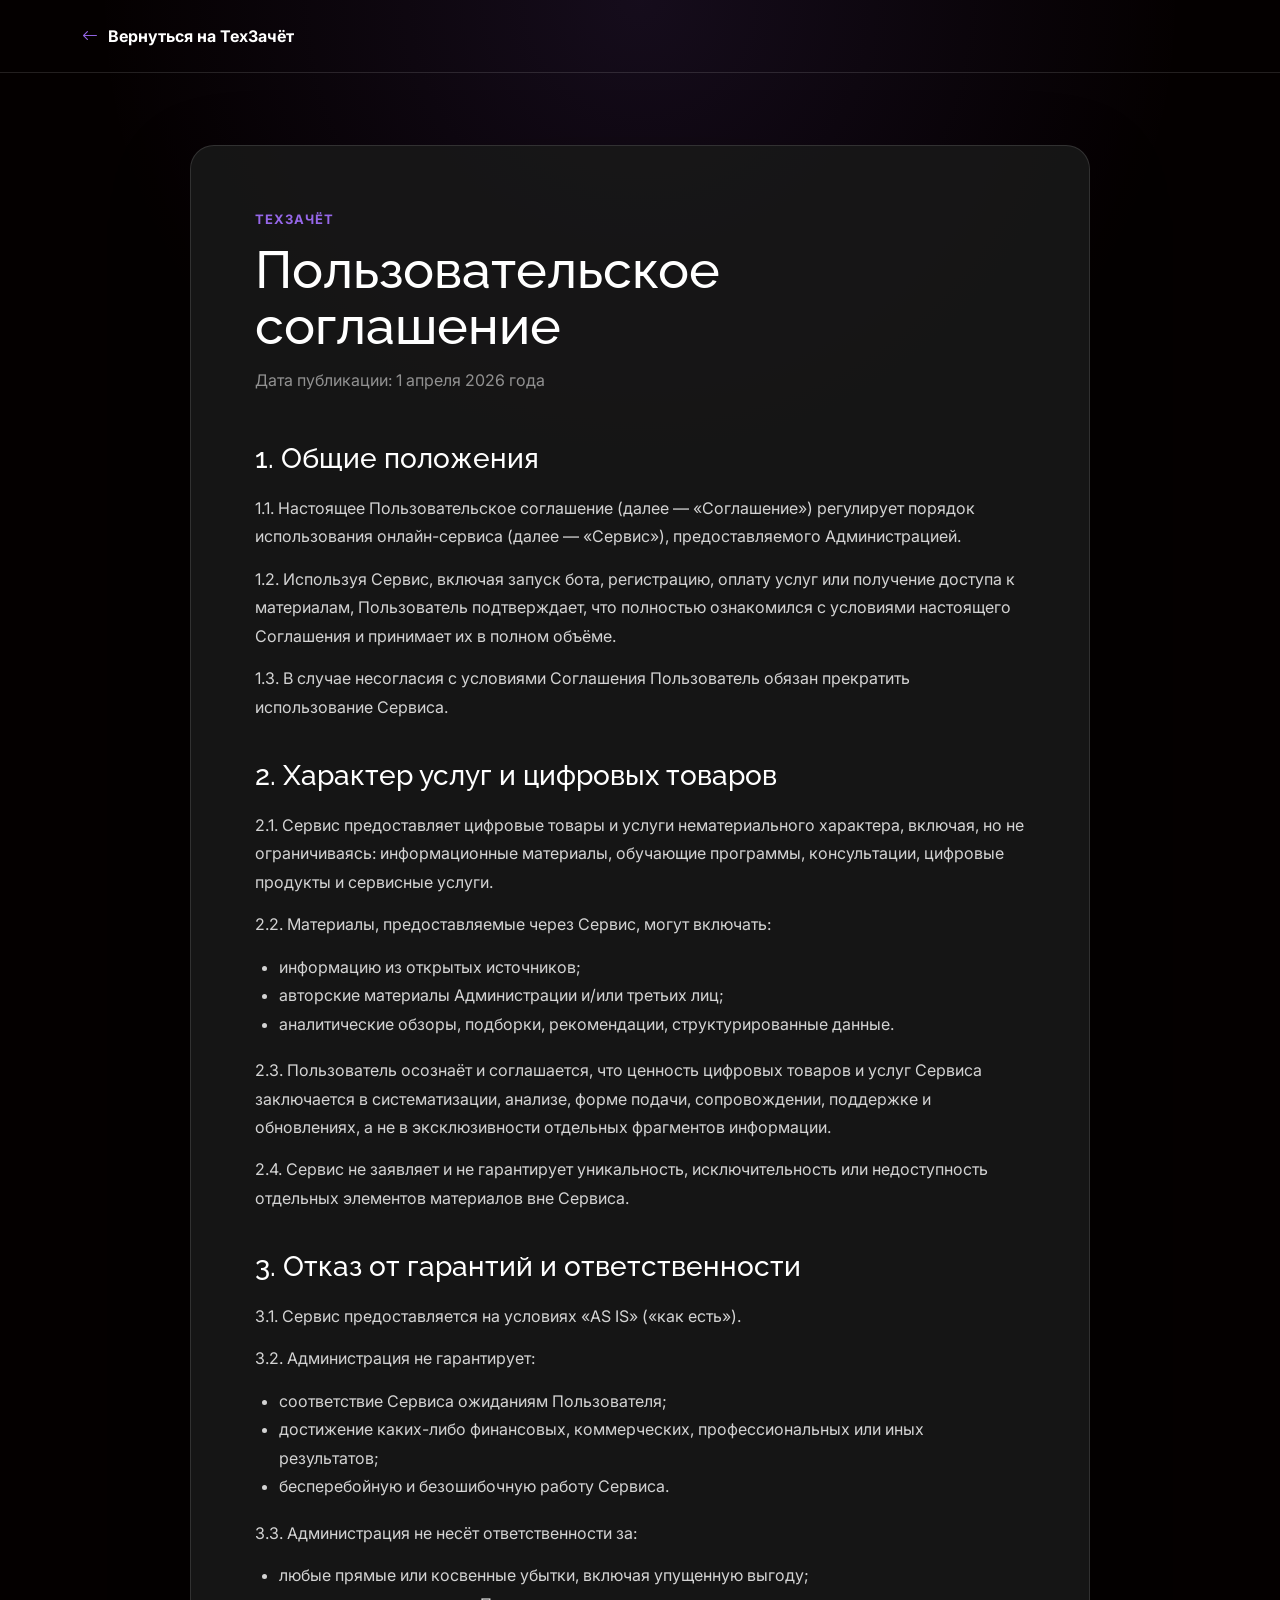
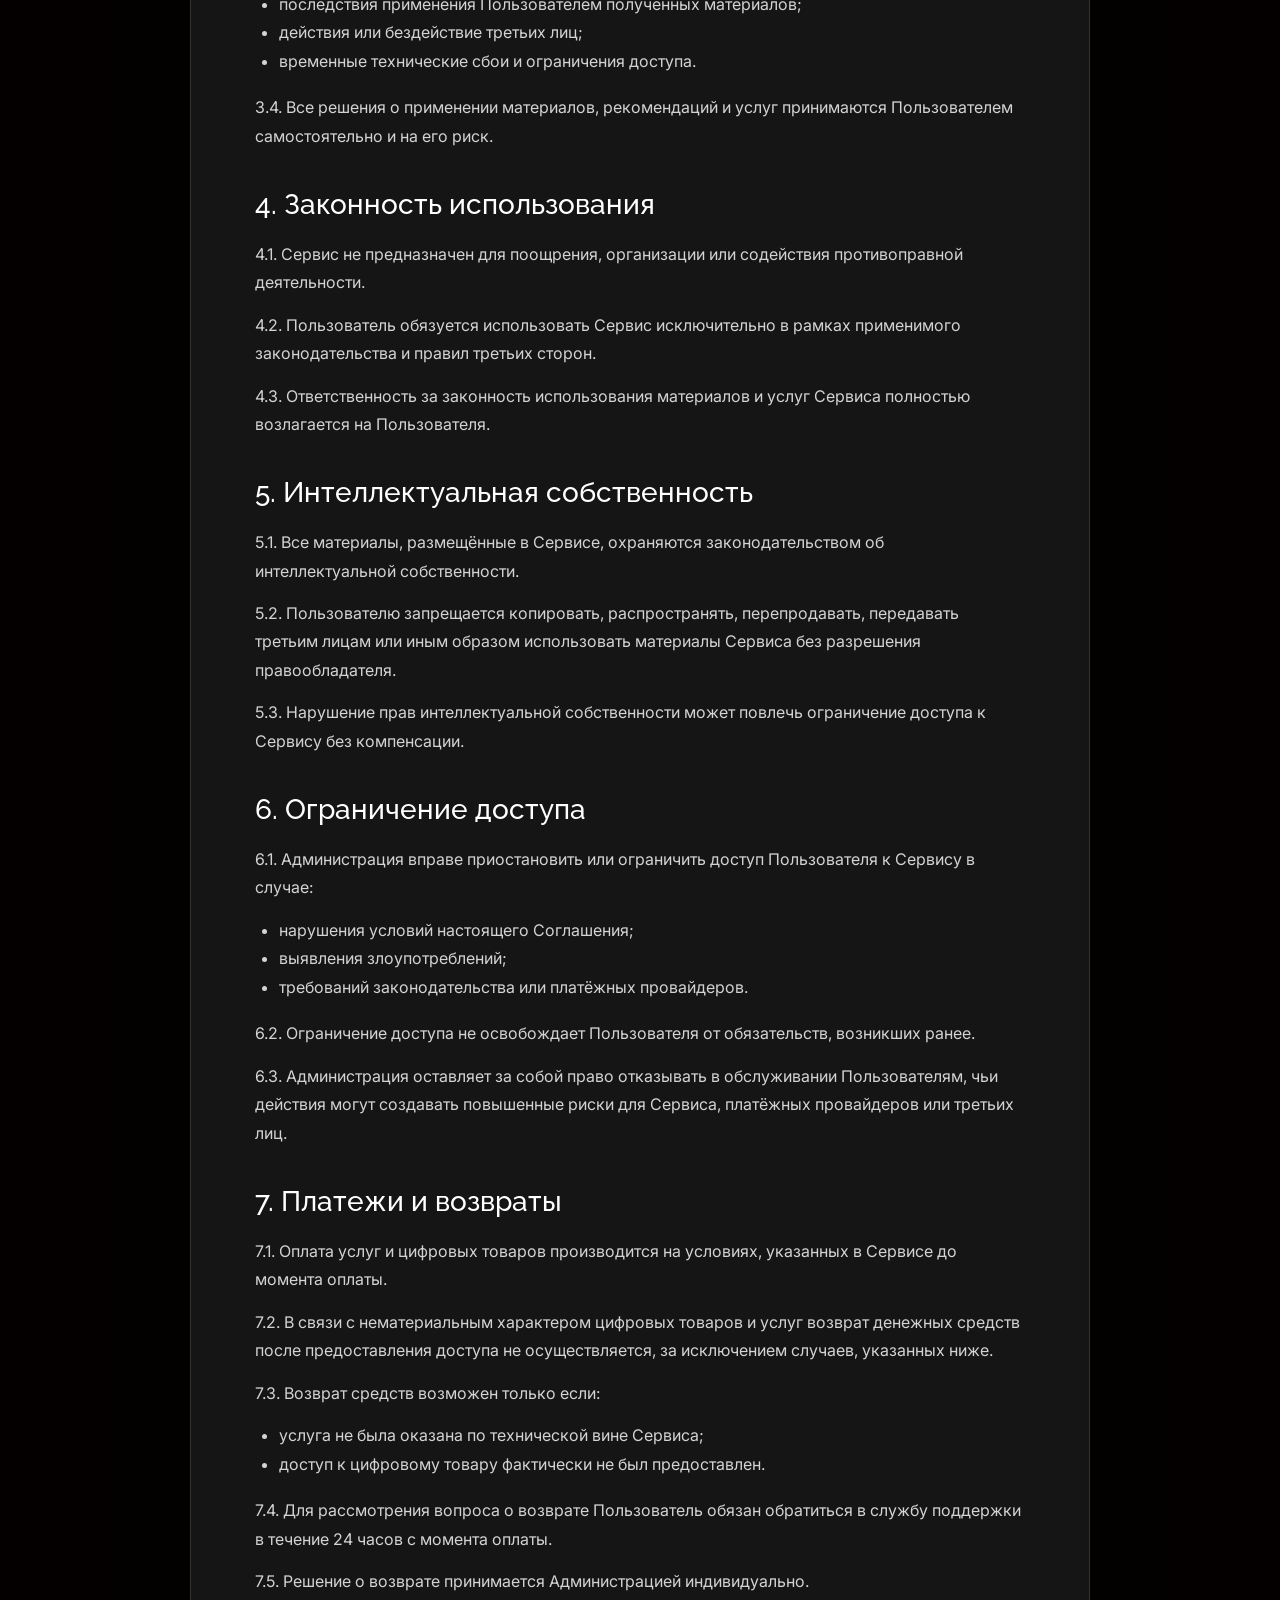
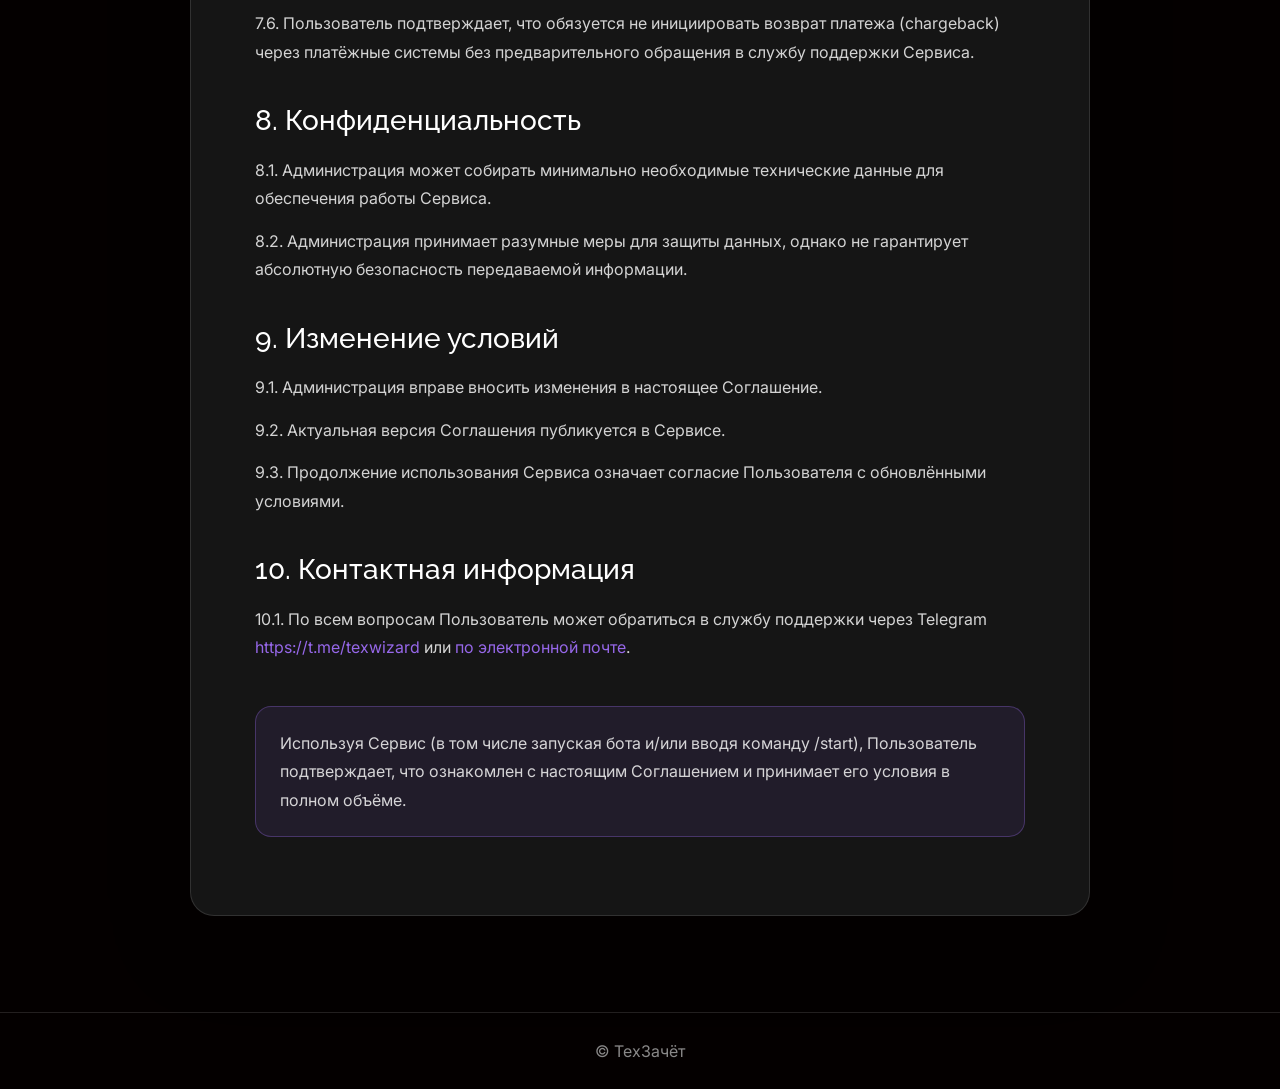
<file: terms.html>
<!DOCTYPE html>
<html lang="ru">

<head>
  <meta charset="utf-8">
  <meta name="viewport" content="width=device-width, initial-scale=1.0">
  <title>Пользовательское соглашение — ТехЗачёт</title>
  <meta name="description" content="Пользовательское соглашение сервиса ТехЗачёт.">
  <link href="assets/img/favicon.png" rel="icon">
  <link href="assets/img/apple-touch-icon.png" rel="apple-touch-icon">
  <link href="https://fonts.googleapis.com" rel="preconnect">
  <link href="https://fonts.gstatic.com" rel="preconnect" crossorigin>
  <link href="https://fonts.googleapis.com/css2?family=Inter:wght@400;500;600;700;800&family=Raleway:wght@600;700;800&display=swap" rel="stylesheet">
  <link href="assets/vendor/bootstrap/css/bootstrap.min.css" rel="stylesheet">
  <link href="assets/vendor/bootstrap-icons/bootstrap-icons.css" rel="stylesheet">
  <link href="assets/css/main.css" rel="stylesheet">
</head>

<body class="legal-page">
  <header class="legal-header">
    <div class="container">
      <a class="legal-home" href="index.html">
        <i class="bi bi-arrow-left"></i>
        <span>Вернуться на ТехЗачёт</span>
      </a>
    </div>
  </header>

  <main class="legal-main">
    <div class="container">
      <article class="legal-document">
        <div class="legal-kicker">ТехЗачёт</div>
        <h1>Пользовательское соглашение</h1>
        <p class="legal-updated">Дата публикации: 1 апреля 2026 года</p>

        <section>
          <h2>1. Общие положения</h2>
          <p>1.1. Настоящее Пользовательское соглашение (далее — «Соглашение») регулирует порядок использования онлайн-сервиса (далее — «Сервис»), предоставляемого Администрацией.</p>
          <p>1.2. Используя Сервис, включая запуск бота, регистрацию, оплату услуг или получение доступа к материалам, Пользователь подтверждает, что полностью ознакомился с условиями настоящего Соглашения и принимает их в полном объёме.</p>
          <p>1.3. В случае несогласия с условиями Соглашения Пользователь обязан прекратить использование Сервиса.</p>
        </section>

        <section>
          <h2>2. Характер услуг и цифровых товаров</h2>
          <p>2.1. Сервис предоставляет цифровые товары и услуги нематериального характера, включая, но не ограничиваясь: информационные материалы, обучающие программы, консультации, цифровые продукты и сервисные услуги.</p>
          <p>2.2. Материалы, предоставляемые через Сервис, могут включать:</p>
          <ul>
            <li>информацию из открытых источников;</li>
            <li>авторские материалы Администрации и/или третьих лиц;</li>
            <li>аналитические обзоры, подборки, рекомендации, структурированные данные.</li>
          </ul>
          <p>2.3. Пользователь осознаёт и соглашается, что ценность цифровых товаров и услуг Сервиса заключается в систематизации, анализе, форме подачи, сопровождении, поддержке и обновлениях, а не в эксклюзивности отдельных фрагментов информации.</p>
          <p>2.4. Сервис не заявляет и не гарантирует уникальность, исключительность или недоступность отдельных элементов материалов вне Сервиса.</p>
        </section>

        <section>
          <h2>3. Отказ от гарантий и ответственности</h2>
          <p>3.1. Сервис предоставляется на условиях «AS IS» («как есть»).</p>
          <p>3.2. Администрация не гарантирует:</p>
          <ul>
            <li>соответствие Сервиса ожиданиям Пользователя;</li>
            <li>достижение каких-либо финансовых, коммерческих, профессиональных или иных результатов;</li>
            <li>бесперебойную и безошибочную работу Сервиса.</li>
          </ul>
          <p>3.3. Администрация не несёт ответственности за:</p>
          <ul>
            <li>любые прямые или косвенные убытки, включая упущенную выгоду;</li>
            <li>последствия применения Пользователем полученных материалов;</li>
            <li>действия или бездействие третьих лиц;</li>
            <li>временные технические сбои и ограничения доступа.</li>
          </ul>
          <p>3.4. Все решения о применении материалов, рекомендаций и услуг принимаются Пользователем самостоятельно и на его риск.</p>
        </section>

        <section>
          <h2>4. Законность использования</h2>
          <p>4.1. Сервис не предназначен для поощрения, организации или содействия противоправной деятельности.</p>
          <p>4.2. Пользователь обязуется использовать Сервис исключительно в рамках применимого законодательства и правил третьих сторон.</p>
          <p>4.3. Ответственность за законность использования материалов и услуг Сервиса полностью возлагается на Пользователя.</p>
        </section>

        <section>
          <h2>5. Интеллектуальная собственность</h2>
          <p>5.1. Все материалы, размещённые в Сервисе, охраняются законодательством об интеллектуальной собственности.</p>
          <p>5.2. Пользователю запрещается копировать, распространять, перепродавать, передавать третьим лицам или иным образом использовать материалы Сервиса без разрешения правообладателя.</p>
          <p>5.3. Нарушение прав интеллектуальной собственности может повлечь ограничение доступа к Сервису без компенсации.</p>
        </section>

        <section>
          <h2>6. Ограничение доступа</h2>
          <p>6.1. Администрация вправе приостановить или ограничить доступ Пользователя к Сервису в случае:</p>
          <ul>
            <li>нарушения условий настоящего Соглашения;</li>
            <li>выявления злоупотреблений;</li>
            <li>требований законодательства или платёжных провайдеров.</li>
          </ul>
          <p>6.2. Ограничение доступа не освобождает Пользователя от обязательств, возникших ранее.</p>
          <p>6.3. Администрация оставляет за собой право отказывать в обслуживании Пользователям, чьи действия могут создавать повышенные риски для Сервиса, платёжных провайдеров или третьих лиц.</p>
        </section>

        <section>
          <h2>7. Платежи и возвраты</h2>
          <p>7.1. Оплата услуг и цифровых товаров производится на условиях, указанных в Сервисе до момента оплаты.</p>
          <p>7.2. В связи с нематериальным характером цифровых товаров и услуг возврат денежных средств после предоставления доступа не осуществляется, за исключением случаев, указанных ниже.</p>
          <p>7.3. Возврат средств возможен только если:</p>
          <ul>
            <li>услуга не была оказана по технической вине Сервиса;</li>
            <li>доступ к цифровому товару фактически не был предоставлен.</li>
          </ul>
          <p>7.4. Для рассмотрения вопроса о возврате Пользователь обязан обратиться в службу поддержки в течение 24 часов с момента оплаты.</p>
          <p>7.5. Решение о возврате принимается Администрацией индивидуально.</p>
          <p>7.6. Пользователь подтверждает, что обязуется не инициировать возврат платежа (chargeback) через платёжные системы без предварительного обращения в службу поддержки Сервиса.</p>
        </section>

        <section>
          <h2>8. Конфиденциальность</h2>
          <p>8.1. Администрация может собирать минимально необходимые технические данные для обеспечения работы Сервиса.</p>
          <p>8.2. Администрация принимает разумные меры для защиты данных, однако не гарантирует абсолютную безопасность передаваемой информации.</p>
        </section>

        <section>
          <h2>9. Изменение условий</h2>
          <p>9.1. Администрация вправе вносить изменения в настоящее Соглашение.</p>
          <p>9.2. Актуальная версия Соглашения публикуется в Сервисе.</p>
          <p>9.3. Продолжение использования Сервиса означает согласие Пользователя с обновлёнными условиями.</p>
        </section>

        <section>
          <h2>10. Контактная информация</h2>
          <p>10.1. По всем вопросам Пользователь может обратиться в службу поддержки через Telegram <a href="https://t.me/texwizard" target="_blank" rel="noopener">https://t.me/texwizard</a> или <a href="mailto:electrokatze777@gmail.com">по электронной почте</a>.</p>
        </section>

        <p class="legal-note">Используя Сервис (в том числе запуская бота и/или вводя команду /start), Пользователь подтверждает, что ознакомлен с настоящим Соглашением и принимает его условия в полном объёме.</p>
      </article>
    </div>
  </main>

  <footer class="legal-footer">
    <div class="container">© ТехЗачёт</div>
  </footer>
</body>

</html>
</file>
<file: assets/css/payment.css>
.payment-notice {
  max-width: 760px;
  margin: 28px auto 0;
  padding: 14px 18px;
  border: 1px solid rgba(220, 53, 69, 0.28);
  border-radius: 12px;
  background: rgba(220, 53, 69, 0.08);
  color: #8f1f2d;
  font-weight: 600;
  text-align: center;
}

.btn-plan[aria-disabled="true"] {
  cursor: wait;
  opacity: 0.72;
  pointer-events: none;
}

.checkout-modal .modal-content {
  border: 0;
  border-radius: 22px;
  box-shadow: 0 24px 80px rgba(31, 31, 43, 0.2);
}

.checkout-modal .modal-header,
.checkout-modal .modal-body,
.checkout-modal .modal-footer {
  padding-left: clamp(22px, 5vw, 34px);
  padding-right: clamp(22px, 5vw, 34px);
}

.checkout-modal .modal-header {
  align-items: flex-start;
  padding-top: 28px;
  padding-bottom: 14px;
  border: 0;
}

.checkout-modal .modal-title {
  color: #20202b;
  font-size: 26px;
  font-weight: 800;
}

.checkout-modal-kicker {
  margin-bottom: 4px;
  color: #6449cb;
  font-size: 13px;
  font-weight: 800;
  letter-spacing: 0.08em;
  text-transform: uppercase;
}

.checkout-modal-price {
  margin-top: 5px;
  color: #555563;
  font-size: 16px;
  font-weight: 700;
}

.checkout-modal .modal-body {
  padding-top: 10px;
  padding-bottom: 16px;
}

.checkout-modal .form-label {
  color: #31313f;
  font-weight: 700;
}

.checkout-modal .form-control {
  min-height: 50px;
  border-color: rgba(49, 49, 63, 0.2);
  border-radius: 12px;
}

.checkout-modal .form-control:focus {
  border-color: #6449cb;
  box-shadow: 0 0 0 0.22rem rgba(100, 73, 203, 0.14);
}

.checkout-contact-hint {
  margin: 8px 0 20px;
  color: #777786;
  font-size: 14px;
}

.checkout-consent {
  color: #555563;
  font-size: 14px;
  line-height: 1.55;
}

.checkout-consent a {
  color: #5940ba;
}

.checkout-consent .form-check-input:checked {
  border-color: #6449cb;
  background-color: #6449cb;
}

.checkout-error {
  margin-top: 18px;
  padding: 11px 13px;
  border-radius: 10px;
  background: rgba(220, 53, 69, 0.09);
  color: #8f1f2d;
  font-size: 14px;
  font-weight: 600;
}

.checkout-modal .modal-footer {
  gap: 10px;
  padding-top: 12px;
  padding-bottom: 28px;
  border: 0;
}

.checkout-cancel,
.checkout-submit {
  min-height: 46px;
  padding: 10px 18px;
  border-radius: 11px;
  font-weight: 700;
}

.checkout-cancel {
  border: 1px solid rgba(49, 49, 63, 0.16);
  color: #555563;
}

.checkout-submit {
  border: 1px solid #6449cb;
  background: #6449cb;
  color: #fff;
}

.checkout-submit:hover,
.checkout-submit:focus {
  border-color: #553bbd;
  background: #553bbd;
  color: #fff;
}

.checkout-submit:disabled {
  cursor: wait;
  opacity: 0.7;
}

.payment-result-page {
  min-height: 100vh;
  font-family: "Inter", system-ui, -apple-system, "Segoe UI", sans-serif;
  background:
    radial-gradient(circle at 50% 10%, rgba(100, 73, 203, 0.13), transparent 36rem),
    #f8f8fb;
}

.payment-result-main {
  min-height: 100vh;
  display: grid;
  place-items: center;
  padding: 40px 20px;
}

.payment-result-card {
  width: min(100%, 620px);
  padding: clamp(28px, 6vw, 52px);
  border: 1px solid rgba(31, 31, 43, 0.08);
  border-radius: 24px;
  background: #fff;
  box-shadow: 0 24px 70px rgba(31, 31, 43, 0.1);
  text-align: center;
}

.payment-result-icon {
  width: 72px;
  height: 72px;
  display: grid;
  place-items: center;
  margin: 0 auto 22px;
  border-radius: 50%;
  background: rgba(100, 73, 203, 0.12);
  color: #6449cb;
  font-size: 34px;
}

.payment-result-card[data-state="confirmed"] .payment-result-icon {
  background: rgba(25, 135, 84, 0.12);
  color: #198754;
}

.payment-result-card[data-state="failed"] .payment-result-icon,
.payment-result-card[data-state="canceled"] .payment-result-icon,
.payment-result-card[data-state="chargebacked"] .payment-result-icon {
  background: rgba(220, 53, 69, 0.12);
  color: #b02a37;
}

.payment-result-card h1 {
  margin: 0 0 14px;
  color: #20202b;
  font-size: clamp(28px, 5vw, 42px);
  font-weight: 800;
  font-family: "Inter", system-ui, -apple-system, "Segoe UI", sans-serif;
  line-height: 1.2;
  padding: 2px 4px;
}

.payment-result-card p {
  margin: 0 auto 12px;
  color: #626271;
  font-size: 17px;
  line-height: 1.65;
}

.payment-result-summary {
  margin: 24px 0;
  padding: 16px;
  border-radius: 14px;
  background: #f6f5fb;
  color: #333342;
  font-weight: 700;
}

.payment-result-actions {
  display: flex;
  flex-direction: column;
  align-items: center;
  justify-content: center;
  gap: 14px;
  margin-top: 28px;
}

.payment-result-action {
  display: inline-flex;
  align-items: center;
  justify-content: center;
  min-height: 48px;
  padding: 12px 20px;
  border: 1px solid #6449cb;
  border-radius: 12px;
  background: #6449cb;
  color: #fff;
  font-weight: 700;
  line-height: 1.35;
  text-decoration: none;
  transition: transform 0.2s ease, box-shadow 0.2s ease;
}

.payment-result-action[hidden],
.payment-result-email[hidden] {
  display: none;
}

.payment-result-action:hover {
  color: #fff;
  transform: translateY(-1px);
  box-shadow: 0 10px 26px rgba(100, 73, 203, 0.22);
}

.payment-result-action.is-telegram {
  width: min(100%, 380px);
  min-height: 66px;
  border: 0;
  border-radius: 16px;
  background: linear-gradient(135deg, #b794ff 0%, #9c6bf2 48%, #7c3aed 100%);
  box-shadow: 0 14px 34px rgba(124, 58, 237, 0.28), inset 0 1px 0 rgba(255, 255, 255, 0.2);
  font-size: clamp(18px, 3vw, 21px);
  transition: transform 0.3s ease, box-shadow 0.3s ease, background 0.3s ease;
}

.payment-result-action.is-telegram:hover {
  color: #fff;
  background: linear-gradient(135deg, #cab6ff 0%, #a978ff 46%, #8b5cf6 100%);
  box-shadow: 0 18px 42px rgba(124, 58, 237, 0.38), 0 0 28px rgba(167, 139, 250, 0.2), inset 0 1px 0 rgba(255, 255, 255, 0.26);
  transform: translateY(-2px);
}

.payment-result-action.is-home {
  min-height: 32px;
  padding: 6px 12px;
  border-color: transparent;
  border-radius: 8px;
  background: #fff;
  color: #4e4e5a;
  box-shadow: none;
  font-size: 13px;
  font-weight: 600;
}

.payment-result-action.is-home:hover {
  color: #24242d;
  background: #f4f3f8;
  box-shadow: none;
  transform: none;
}

.payment-result-email {
  margin: -4px 0 0;
  color: #626271;
  font-size: 14px;
  line-height: 1.5;
}

.payment-result-email a {
  color: #6449cb;
  font-weight: 600;
  text-decoration: underline;
  text-underline-offset: 2px;
}

.payment-result-spinner {
  animation: payment-spin 1s linear infinite;
}

@keyframes payment-spin {
  to {
    transform: rotate(360deg);
  }
}
</file>
<file: consultation/consultation.css>
:root {
  --page: #040000;
  --panel: #191919;
  --panel-raised: #282828;
  --line: rgb(156 107 242 / 32%);
  --line-soft: rgb(255 255 255 / 10%);
  --text: #f8f8f8;
  --muted: #b9b3bf;
  --blue: #9c6bf2;
  --blue-deep: #7d4fe0;
  --positive: #48ce91;
  --negative: #f05a68;
  --anti: #e5ad7a;
  --temperature: #f1a044;
  --fps: #5799ed;
  --upgrade: #78bfff;
  --font: "Inter", system-ui, -apple-system, "Segoe UI", sans-serif;
  --heading-font: "Raleway", sans-serif;
}

* { box-sizing: border-box; }
html { background: var(--page); color-scheme: dark; scroll-behavior: smooth; }
body { min-width: 0; margin: 0; overflow-x: hidden; background: var(--page); color: var(--text); font-family: var(--font); }
h1, h2, h3, .brand, .comparison-header h2 { font-family: var(--heading-font); }
button, a { font: inherit; }
button { color: inherit; }
a { color: inherit; }
a:focus-visible, button:focus-visible { outline: 3px solid rgb(84 140 242 / 65%); outline-offset: 3px; }
[hidden] { display: none !important; }

.status-page { display: grid; min-height: 100vh; padding: 24px; place-items: center; background: radial-gradient(circle at 50% -12%, rgb(31 75 136 / 16%), transparent 35rem), var(--page); }
.status-card { width: min(100%, 590px); padding: 45px 32px; border: 1px solid var(--line); border-radius: 12px; background: #08111b; box-shadow: 0 20px 60px rgb(0 0 0 / 28%); text-align: center; }
.status-card h1 { margin: 7px 0 10px; font-size: clamp(28px, 4vw, 42px); }
.status-card p:last-of-type { margin: 0; color: var(--muted); }
.status-kicker { margin: 0; color: var(--blue); font-size: 12px; font-weight: 800; letter-spacing: .1em; text-transform: uppercase; }
.loader { width: 42px; height: 42px; margin: 0 auto 20px; border: 3px solid #263c60; border-top-color: var(--blue); border-radius: 50%; animation: spin .8s linear infinite; }
@keyframes spin { to { transform: rotate(360deg); } }
.status-card button { min-height: 42px; margin-top: 22px; padding: 0 16px; border: 1px solid #3f67aa; border-radius: 7px; background: #0d1624; color: #a9c8ff; cursor: pointer; font-size: 13px; font-weight: 700; }

.page { min-height: 100vh; overflow: clip; padding-bottom: 44px; background: radial-gradient(circle at 50% -12%, rgb(31 75 136 / 12%), transparent 35rem), var(--page); }
.sticky-header { position: sticky; z-index: 20; top: 0; background: rgb(6 11 18 / 94%); backdrop-filter: blur(18px); }
.sticky-header::after { display: block; height: 1px; background: var(--line-soft); content: ""; }
.top-bar, .model-bar, .report { width: min(1600px, calc(100% - 24px)); margin-inline: auto; }
.top-bar { display: grid; grid-template-columns: 185px minmax(0, 1fr) 220px; gap: 20px; min-height: 70px; align-items: center; }
.brand { display: inline-flex; width: fit-content; align-items: center; text-decoration: none; }
.brand img { display: block; width: auto; max-width: 178px; height: 46px; object-fit: contain; }
.consultation-meta { display: grid; min-width: 0; gap: 5px; }
.consultation-meta > div { display: flex; min-width: 0; gap: 9px; align-items: center; }
.consultation-meta strong { flex: 0 1 auto; min-width: 0; overflow: visible; color: #f0f3fa; font-size: 20px; font-weight: 800; overflow-wrap: anywhere; text-overflow: clip; white-space: normal; }
.consultation-meta > span { color: var(--muted); font-size: 13px; }
.tariff-badge { min-width: 33px; padding: 4px 8px; border: 1px solid #4968a2; border-radius: 5px; background: #17233a; color: #a9c8ff; font-size: 12px; font-weight: 800; }
.copy-button { justify-self: end; display: inline-flex; width: fit-content; min-height: 43px; gap: 8px; align-items: center; padding: 0 15px; border: 1px solid #2e3e57; border-radius: 7px; background: #0a121d; color: #b8c2d2; cursor: pointer; font-size: 12px; font-weight: 700; }
.copy-button:hover { border-color: #3f67aa; background: #0d1624; color: #75a0ff; }
.copy-button > span:first-child { font-size: 16px; }

.model-bar { display: grid; grid-template-columns: minmax(0, 1fr) auto; gap: 24px; min-height: 74px; align-items: center; margin-top: 10px; padding: 11px 15px; border: 1px solid #26364e; border-radius: 9px 9px 0 0; background: rgb(9 15 24 / 72%); }
.selector { display: grid; grid-template-columns: 160px minmax(300px, 530px); min-width: 0; gap: 20px; align-items: center; }
.selector-caption { color: #bac3d1; font-size: 15px; font-weight: 650; }
.selector-menu-wrap { position: relative; min-width: 0; }
.selector-control { display: flex; width: 100%; min-height: 47px; gap: 14px; align-items: center; justify-content: space-between; padding: 0 15px; overflow: hidden; border: 1px solid #334157; border-radius: 7px; background: #0c1521; color: #e8ebf0; cursor: pointer; font-size: 16px; text-align: left; }
.selector-control > span:first-child { min-width: 0; overflow: hidden; text-overflow: ellipsis; white-space: nowrap; }
.selector-control:hover { border-color: #5b7fc1; box-shadow: 0 0 0 3px rgb(76 130 239 / 14%); }
.selector-chevron { flex: 0 0 auto; color: #dbe6fb; font-size: 19px; }
.selector-menu { position: absolute; z-index: 40; top: calc(100% + 6px); right: 0; left: 0; max-height: min(360px, 50vh); overflow: auto; padding: 6px; border: 1px solid #34435a; border-radius: 8px; background: #101a28; box-shadow: 0 18px 42px rgb(0 0 0 / 52%); }
.selector-option { display: block; width: 100%; padding: 9px 10px; border: 0; border-radius: 5px; background: transparent; color: #ced5df; cursor: pointer; font-size: 14px; text-align: left; }
.selector-option:hover, .selector-option[aria-selected="true"] { background: #202b3c; color: #fff; }
.active-role { display: inline-flex; max-width: 380px; gap: 8px; align-items: center; color: #a9c6f8; font-size: 13px; }
.active-role > span { color: var(--blue); font-size: 18px; }
.active-role[data-role="anti"] { color: #e58d78; }
.active-role[data-role="anti"] > span { color: var(--negative); }
.active-role[data-role="upgrade"] { color: var(--upgrade); }

.report { padding-top: 22px; }
.hero-card { display: grid; grid-template-columns: 34% 66%; grid-template-rows: minmax(448px, max-content); overflow: hidden; border: 1px solid var(--line); border-radius: 10px; background: #08111b; box-shadow: 0 18px 48px rgb(0 0 0 / 18%); }
.visual-panel { position: relative; display: grid; min-width: 0; padding: 46px 26px 18px; place-items: center; overflow: hidden; border-right: 1px solid var(--line); background: radial-gradient(circle at 50% 37%, rgb(53 113 207 / 19%), transparent 47%), linear-gradient(145deg, #0d1b2a, #09111b 65%); }
.visual-panel::after { position: absolute; inset: 15% -12% -28%; border-radius: 50%; background: radial-gradient(ellipse, rgb(93 143 225 / 14%), transparent 66%); content: ""; pointer-events: none; }
.rank-badge { position: absolute; z-index: 2; top: 19px; left: 20px; display: grid; width: 70px; height: 78px; place-items: center; border: 1px solid #5592ee; border-radius: 9px; background: linear-gradient(145deg, #1d4d98, #0f274f); box-shadow: 0 0 22px rgb(83 140 237 / 25%); }
.rank-badge strong { color: #f5f8ff; font-size: 45px; font-weight: 500; line-height: 1; }
.rank-badge[data-role="alternative"], .rank-badge[data-role="upgrade"] { border-color: #68b0ff; background: linear-gradient(145deg, #15528d, #092c52); }
.rank-badge[data-role="anti"] { border-color: #c75b46; background: linear-gradient(145deg, #5e2524, #271111); }
.image-wrap { position: relative; z-index: 1; display: grid; width: 100%; min-height: 330px; place-items: center; }
.image-wrap img { display: block; width: min(100%, 465px); max-height: 350px; object-fit: contain; filter: drop-shadow(0 20px 18px rgb(0 0 0 / 38%)); user-select: none; }
.image-placeholder { color: #647187; font-size: 12px; font-weight: 600; text-align: center; }
.product-panel { display: flex; min-width: 0; padding: 30px 40px 26px; flex-direction: column; }
.product-panel > * { max-width: 100%; box-sizing: border-box; }
.product-panel h1 { margin: 0 0 13px; color: #f3f5fa; font-size: clamp(24px, 3vw, 36px); font-weight: 800; letter-spacing: -.03em; line-height: 1.15; overflow-wrap: anywhere; }
.specs { display: grid; grid-template-columns: repeat(2, minmax(0, 1fr)); gap: 9px; margin: 0; }
.specs > div { display: flex; min-width: 0; min-height: 42px; gap: 8px; align-items: center; padding: 8px 10px; border: 1px solid #202d40; border-radius: 7px; background: #0b1420; }
.specs > div:first-child { grid-column: 1 / -1; border-color: #355078; background: linear-gradient(90deg, rgb(48 101 177 / 18%), #0b1420); }
.specs dt { margin: 0; color: #78a9ff; font-size: 10px; font-weight: 800; text-transform: uppercase; }
.specs dd { min-width: 0; margin: 0; color: #d7dee9; font-size: 13px; font-weight: 500; overflow-wrap: anywhere; }
.comparison-row { display: grid; grid-template-columns: minmax(0, 1fr) minmax(0, 1.18fr); gap: 12px; align-items: end; margin-top: 18px; }
.purchase-block { display: grid; gap: 15px; }
.price { display: grid; gap: 1px; }
.price span { color: #8190a5; font-size: 11px; font-weight: 700; letter-spacing: .08em; text-transform: uppercase; }
.price strong { color: #edf1f8; font-size: 21px; font-weight: 500; overflow-wrap: anywhere; }
.purchase-actions { display: flex; flex-wrap: wrap; gap: 8px; }
.primary-action, .secondary-action, .disabled-action { display: inline-flex; max-width: 100%; min-height: 38px; align-items: center; justify-content: center; box-sizing: border-box; padding: 8px 12px; border: 1px solid #3d70be; border-radius: 6px; background: #1a4f99; color: #f5f8ff; font-size: 12px; font-weight: 700; line-height: 1.15; text-align: center; text-decoration: none; }
.primary-action:hover { background: #2765bb; }
.secondary-action { border-color: #385074; background: #101d2e; color: #a9c8ff; }
.disabled-action { border-color: transparent; background: transparent; color: #6d7789; }
.store-guidance-link { width: fit-content; max-width: 360px; color: #87adff; font-size: 11px; line-height: 1.35; text-decoration-color: #3c6099; text-underline-offset: 3px; }
.score-panel { display: grid; grid-template-columns: repeat(4, minmax(62px, 1fr)); gap: 0; padding: 16px 8% 10px; border-left: 1px solid #202d40; }
.score-card { display: grid; gap: 7px; place-items: center; color: #aeb9c8; font-size: 11px; font-weight: 600; text-align: center; }
.score-ring { --score-color: #697387; --score-progress: 0%; position: relative; display: grid; width: 64px; height: 64px; place-items: center; border-radius: 50%; background: conic-gradient(var(--score-color) var(--score-progress), #17233a 0); box-shadow: 0 0 13px color-mix(in srgb, var(--score-color) 24%, transparent); }
.score-ring::before { position: absolute; width: 51px; height: 51px; border-radius: 50%; background: #0c1521; content: ""; }
.score-ring strong { position: relative; z-index: 1; color: var(--score-color); font-size: 17px; font-weight: 500; text-shadow: 0 0 13px color-mix(in srgb, var(--score-color) 38%, transparent); }
.recommendation-reason { margin-top: 18px; padding: 12px 15px; border-left: 2px solid #548cf2; border-radius: 0 7px 7px 0; background: linear-gradient(90deg, rgb(49 94 175 / 12%), transparent); }
.recommendation-reason > span { display: block; margin-bottom: 5px; color: #9dbdff; font-size: 12px; font-weight: 750; }
.recommendation-reason p { margin: 0; color: #c5cfdd; font-size: 14px; line-height: 1.5; white-space: pre-wrap; overflow-wrap: anywhere; }

.insights { display: grid; grid-template-columns: minmax(0, 1.3fr) minmax(0, 1.3fr) minmax(0, 1fr) minmax(0, 1fr); width: min(115%, calc(100vw - 24px)); gap: 16px; align-items: start; margin-top: 44px; margin-left: 50%; scroll-margin-top: 150px; transform: translateX(-50%); }
.insights[data-anti="true"] { grid-template-columns: minmax(0, 1fr); width: 100%; transform: none; margin-left: 0; }
.insight-card { --card-accent: #4a86e8; min-width: 0; min-height: 0; padding: 18px 13px 20px; border: 1px solid color-mix(in srgb, var(--card-accent) 28%, #29364b); border-radius: 0; background: transparent; }
.insight-card[data-tone="positive"] { --card-accent: var(--positive); }
.insight-card[data-tone="negative"] { --card-accent: var(--negative); }
.insight-card[data-tone="temperature"] { --card-accent: var(--temperature); }
.insight-card[data-tone="fps"] { --card-accent: var(--fps); }
.insight-card header { display: flex; gap: 11px; align-items: center; margin-bottom: 14px; }
.insight-card header > span { display: grid; width: 37px; height: 37px; flex: 0 0 37px; place-items: center; border-radius: 8px; background: color-mix(in srgb, var(--card-accent) 16%, transparent); color: var(--card-accent); font-size: 21px; }
.insight-card h2 { margin: 0; color: #e6e9ef; font-size: 20px; font-weight: 690; }
.detail-list { display: grid; gap: 9px; margin: 0; padding: 0 4px 0 22px; color: #c1c8d4; font-size: 14px; line-height: 1.5; }
.detail-list li { padding-left: 3px; overflow-wrap: anywhere; }
.detail-list li::marker { color: var(--card-accent); font-size: 1.22em; }
.empty-detail { margin: 0; color: #8491a5; font-size: 13px; line-height: 1.5; }

.comparison { margin-top: 84px; }
.comparison[data-variant="upgrade"], .comparison[data-variant="anti"] { margin-top: 64px; }
.comparison-header { margin-bottom: 18px; }
.comparison-header h2 { margin: 0; color: var(--blue); font-size: clamp(34px, 4vw, 58px); font-weight: 400; letter-spacing: -.04em; }
.comparison[data-variant="upgrade"] .comparison-header h2 { color: var(--upgrade); }
.comparison[data-variant="anti"] .comparison-header h2 { color: #ffad72; }
.comparison-header p { margin: 7px 0 0; color: #8290a6; font-size: 16px; line-height: 1.55; }
.comparison-list { overflow: hidden; border: 1px solid #2b3850; border-radius: 10px; background: #08111b; }
.comparison-row-card { --position-accent: #66a0ff; position: relative; display: grid; grid-template-columns: 70px minmax(190px, 1.55fr) minmax(120px, .9fr) minmax(120px, .9fr) minmax(125px, .95fr) minmax(145px, 1fr) minmax(100px, .75fr) repeat(4, 82px); min-width: 1050px; border-bottom: 1px solid #263348; background: #09121d; cursor: pointer; }
.comparison-row-card:last-child { border-bottom: 0; }
.comparison-row-card:hover, .comparison-row-card[aria-expanded="true"] { background: #0b1623; }
.comparison-row-card[data-role="alternative"], .comparison-row-card[data-role="upgrade"] { --position-accent: #66a0ff; }
.comparison-row-card[data-role="anti"] { --position-accent: #e58d78; }
.comparison-cell { display: flex; min-width: 0; min-height: 108px; align-items: center; padding: 10px; border-right: 1px solid #202d40; color: #bdc7d6; font-size: 13px; overflow-wrap: anywhere; }
.comparison-cell:last-of-type { border-right: 0; }
.position-badge { display: grid; width: 49px; height: 54px; place-items: center; border: 1px solid color-mix(in srgb, var(--position-accent) 80%, white); border-radius: 7px; background: color-mix(in srgb, var(--position-accent) 22%, #0b1522); color: #f4f7fd; font-size: 32px; font-weight: 500; }
.comparison-name { display: grid; gap: 5px; }
.comparison-name strong { color: #edf1f8; font-size: 18px; font-weight: 500; line-height: 1.35; }
.comparison-name .role-small { width: fit-content; padding: 3px 7px; border: 1px solid color-mix(in srgb, var(--position-accent) 50%, #34435a); border-radius: 4px; color: color-mix(in srgb, var(--position-accent) 65%, #c7d0de); font-size: 10px; font-weight: 650; }
.comparison-gpu { display: inline-flex; width: fit-content; max-width: 100%; padding: 4px 8px; border: 1px solid color-mix(in srgb, var(--gpu-color) 62%, #34445f); border-radius: 5px; background: color-mix(in srgb, var(--gpu-color) 14%, #0e1623); color: color-mix(in srgb, var(--gpu-color) 55%, #d5dae4); font-size: 11px; font-weight: 700; text-align: center; overflow-wrap: anywhere; }
.ram-storage { display: grid; gap: 5px; }.ram-storage small { color: #8390a5; }
.comparison-price a { color: #88afff; text-decoration-color: #416da9; text-underline-offset: 4px; }
.table-score-wrap { display: grid; width: 100%; gap: 5px; place-items: center; text-align: center; }.table-score-wrap small { color: #8390a5; font-size: 9px; }
.table-score { --table-score-color: #697387; --table-score-progress: 0%; position: relative; display: grid; width: 46px; height: 46px; place-items: center; border-radius: 50%; background: conic-gradient(var(--table-score-color) var(--table-score-progress), #283246 0); box-shadow: 0 0 13px color-mix(in srgb, var(--table-score-color) 24%, transparent); }.table-score::before { position: absolute; width: 35px; height: 35px; border-radius: 50%; background: #0e1623; content: ""; }.table-score strong { position: relative; color: #f2f5fa; font-size: 13px; font-weight: 500; text-shadow: 0 0 13px color-mix(in srgb, var(--table-score-color) 38%, transparent); }
.comparison-details { display: none; grid-column: 1 / -1; padding: 12px; border-top: 1px solid #263348; background: transparent; cursor: default; }.comparison-row-card[aria-expanded="true"] .comparison-details { display: block; }
.comparison-table-header { display: grid; grid-template-columns: 70px minmax(190px, 1.55fr) minmax(120px, .9fr) minmax(120px, .9fr) minmax(125px, .95fr) minmax(145px, 1fr) minmax(100px, .75fr) repeat(4, 82px); min-width: 1050px; border-bottom: 1px solid #263348; background: transparent; }
.comparison-table-header span { min-width: 0; padding: 10px; border-right: 1px solid #202d40; color: #71819d; font-size: 11px; font-weight: 800; letter-spacing: .04em; text-transform: uppercase; }
.comparison-table-header span:last-child { border-right: 0; }
.comparison-tabs { display: flex; flex-wrap: wrap; gap: 7px; }.comparison-tabs button { min-height: 36px; padding: 6px 10px; border: 1px solid #29364b; border-radius: 6px; background: #0c1521; color: #e0e4e8; cursor: pointer; font-size: 11px; font-weight: 620; text-transform: uppercase; }.comparison-tabs button[aria-selected="true"] { border-color: color-mix(in srgb, var(--detail-color) 58%, #30405a); background: color-mix(in srgb, var(--detail-color) 9%, #0d1724); color: var(--detail-color); }
.comparison-detail-content { --detail-color: #66a0ff; width: min(760px, 100%); margin-top: 12px; padding: 15px; border: 1px solid color-mix(in srgb, var(--detail-color) 34%, #28364c); border-radius: 8px; background: color-mix(in srgb, var(--detail-color) 5%, #0b1420); }.comparison-detail-content[data-section="pros"] { --detail-color: var(--positive); }.comparison-detail-content[data-section="cons"] { --detail-color: var(--negative); }.comparison-detail-content[data-section="temperatures"] { --detail-color: var(--temperature); }.comparison-detail-content[data-section="fps"] { --detail-color: var(--fps); }.comparison-detail-content h3 { margin: 0 0 10px; color: var(--detail-color); font-size: 15px; }.comparison-detail-content p { margin: 0; color: #c5cfdd; white-space: pre-wrap; overflow-wrap: anywhere; }

.store-guidance { margin-top: 28px; padding: 20px 22px 22px; border: 1px solid #2a3c58; border-radius: 10px; background: radial-gradient(circle at 5% 0%, rgb(63 113 209 / 10%), transparent 20rem), #09131f; }.store-guidance header { display: flex; gap: 10px; align-items: center; margin-bottom: 14px; }.store-guidance header > span { font-size: 22px; }.store-guidance h2 { margin: 0; color: #dce7ff; font-size: 20px; }.store-guidance ul { display: grid; gap: 9px; margin: 0; padding-left: 22px; color: #c4cfdf; font-size: 15px; line-height: 1.55; }.store-guidance li::marker { color: #6d9fff; }
.final { margin-top: 9px; padding: 20px; border: 1px solid var(--line); border-radius: 8px; background: #08111b; }.final > span { display: block; margin-bottom: 8px; color: #7297eb; font-size: 10px; font-weight: 800; letter-spacing: .07em; text-transform: uppercase; }.final p { margin: 0; color: #c3cad6; font-size: 13px; line-height: 1.7; white-space: pre-wrap; overflow-wrap: anywhere; }

@media (max-width: 1160px) { .hero-card { grid-template-columns: 36% 64%; }.comparison-row { grid-template-columns: 1fr; }.score-panel { margin-left: 0; border-top: 1px solid #202d40; border-left: 0; }.insights { grid-template-columns: repeat(2, minmax(0, 1fr)); width: 100%; margin-left: 0; transform: none; } }
@media (max-width: 820px) { .top-bar, .model-bar, .report { width: min(100% - 20px, 680px); }.top-bar { grid-template-columns: 1fr auto; min-height: 61px; }.brand img { height: 40px; max-width: 150px; }.consultation-meta { display: none; }.copy-button { width: 44px; min-width: 44px; padding: 0; justify-content: center; font-size: 0; }.copy-button > span:first-child { font-size: 16px; }.model-bar { grid-template-columns: 1fr; min-height: 78px; margin-top: 9px; }.selector { grid-template-columns: 1fr; gap: 6px; }.selector-caption { font-size: 14px; }.selector-control { font-size: 16px; }.active-role { display: none; }.hero-card { grid-template-columns: 1fr; grid-template-rows: auto auto; }.visual-panel { min-height: 340px; border-right: 0; border-bottom: 1px solid var(--line); }.image-wrap { min-height: 285px; }.product-panel { padding: 24px 20px; }.score-panel { grid-template-columns: repeat(4, minmax(62px, 1fr)); padding: 14px 24px 10px; }.comparison { margin-top: 52px; }.comparison-list { overflow-x: auto; overscroll-behavior-inline: contain; }.comparison-row-card { min-width: 100%; grid-template-columns: 52px repeat(2, minmax(0, 1fr)); margin-top: 12px; border: 1px solid color-mix(in srgb, var(--position-accent) 30%, #29364b); border-radius: 10px; }.comparison-row-card:first-child { margin-top: 0; }.comparison-cell { min-height: 0; padding: 8px 9px; border: 0; font-size: 13px; }.comparison-row-card > .comparison-cell:nth-child(1) { grid-column: 1; grid-row: 1 / 8; padding: 12px 4px 8px 8px; align-items: flex-start; }.comparison-row-card > .comparison-cell:nth-child(2) { grid-column: 2 / 4; grid-row: 1; padding-top: 12px; }.comparison-row-card > .comparison-cell:nth-child(3) { grid-column: 2 / 4; grid-row: 2; }.comparison-row-card > .comparison-cell:nth-child(4) { grid-column: 2 / 4; grid-row: 3; }.comparison-row-card > .comparison-cell:nth-child(5) { grid-column: 2 / 4; grid-row: 4; }.comparison-row-card > .comparison-cell:nth-child(6) { grid-column: 2 / 4; grid-row: 5; }.comparison-row-card > .comparison-cell:nth-child(7) { grid-column: 2 / 4; grid-row: 6; }.comparison-row-card > .comparison-cell:nth-child(n + 8) { min-height: 76px; padding: 9px 3px 12px; justify-content: center; border-top: 1px solid #263348; text-align: center; }.comparison-row-card > .comparison-cell:nth-child(8), .comparison-row-card > .comparison-cell:nth-child(10) { grid-column: 2; }.comparison-row-card > .comparison-cell:nth-child(9), .comparison-row-card > .comparison-cell:nth-child(11) { grid-column: 3; }.comparison-row-card > .comparison-cell:nth-child(8), .comparison-row-card > .comparison-cell:nth-child(9) { grid-row: 7; }.comparison-row-card > .comparison-cell:nth-child(10), .comparison-row-card > .comparison-cell:nth-child(11) { grid-row: 8; }.comparison-details { grid-row: 9; padding: 0 5px 10px; border-top: 0; }.position-badge { width: 40px; height: 46px; font-size: 29px; }.comparison-name strong { font-size: 16px; }.table-score { width: 36px; height: 36px; }.table-score::before { width: 28px; height: 28px; }.table-score strong { font-size: 10px; }.table-score-wrap small { max-width: 68px; font-size: 8px; overflow-wrap: anywhere; }.comparison-tabs { display: grid; grid-template-columns: repeat(3, minmax(0, 1fr)); gap: 4px; }.comparison-tabs button { min-width: 0; padding: 5px 2px; font-size: 9px; line-height: 1.1; white-space: normal; overflow-wrap: anywhere; }.comparison-detail-content { width: 100%; }.store-guidance { margin-top: 22px; padding: 16px 14px 18px; }.store-guidance h2 { font-size: 17px; }.store-guidance ul { padding-left: 19px; font-size: 13px; line-height: 1.45; } }
@media (max-width: 560px) { .specs { grid-template-columns: minmax(0, 1fr) minmax(0, 1fr); gap: 8px; }.specs > div { min-height: 36px; padding: 0 7px; gap: 5px; overflow: hidden; }.specs dd { overflow: hidden; font-size: 10px; line-height: 1.15; text-overflow: ellipsis; white-space: nowrap; }.score-panel { grid-template-columns: repeat(2, minmax(78px, 1fr)); gap: 14px 24px; }.insights { grid-template-columns: 1fr; }.insight-card { min-height: 0; }.comparison-header h2 { font-size: 30px; }.comparison-header p { font-size: 14px; } }
@media (prefers-reduced-motion: reduce) { *, *::before, *::after { scroll-behavior: auto !important; animation-duration: .01ms !important; transition-duration: .01ms !important; } }

/* TechZachet visual language: black canvas, violet accent, Inter body, Raleway headings. */
.status-page,
.page { background: radial-gradient(circle at 12% 5%, rgb(156 107 242 / 14%), transparent 30rem), radial-gradient(circle at 88% 42%, rgb(92 63 142 / 10%), transparent 34rem), var(--page); }
.status-card,
.hero-card,
.comparison-list,
.store-guidance,
.final { border-color: rgb(156 107 242 / 28%); background-color: rgb(25 25 25 / 92%); }
.sticky-header { background: rgb(4 0 0 / 91%); }
.model-bar { position: sticky; top: 0; z-index: 30; border-color: rgb(156 107 242 / 34%); background: rgb(25 25 25 / 96%); box-shadow: 0 10px 24px rgb(0 0 0 / 22%); }
.selector-control,
.selector-menu,
.selector-option:hover,
.selector-option[aria-selected="true"],
.comparison-row-card,
.comparison-details { background-color: #191919; }
.selector-control { border-color: rgb(156 107 242 / 44%); }
.selector-control:hover,
.copy-button:hover { border-color: var(--blue); box-shadow: 0 0 0 3px rgb(156 107 242 / 14%); }
.copy-button,
.status-card button { border-color: rgb(156 107 242 / 42%); background: rgb(25 25 25 / 90%); }
.visual-panel { border-color: rgb(156 107 242 / 25%); background: radial-gradient(circle at 50% 37%, rgb(156 107 242 / 22%), transparent 47%), linear-gradient(145deg, #19142a, #080308 65%); }
.visual-panel::after { background: radial-gradient(ellipse, rgb(156 107 242 / 19%), transparent 66%); }
.rank-badge { border-color: var(--blue); background: linear-gradient(145deg, #8b5de4, #42216d); box-shadow: 0 0 24px rgb(156 107 242 / 31%); }
.rank-badge[data-role="alternative"],
.rank-badge[data-role="upgrade"] { border-color: #b28af8; background: linear-gradient(145deg, #8b5de4, #42216d); }
.product-panel h1,
.comparison-header h2,
.consultation-meta strong { font-family: var(--heading-font); }
.specs > div { border-color: rgb(255 255 255 / 9%); background: rgb(255 255 255 / 4%); }
.specs > div:first-child { border-color: rgb(156 107 242 / 45%); background: linear-gradient(90deg, rgb(156 107 242 / 18%), rgb(25 25 25 / 20%)); }
.specs dt,
.store-guidance-link,
.comparison-price a,
.active-role,
.status-kicker { color: var(--blue); }
.primary-action { border-color: var(--blue); background: linear-gradient(90deg, #a47af5, #843ded); box-shadow: 0 8px 26px rgb(156 107 242 / 28%); }
.primary-action:hover { background: linear-gradient(90deg, #b18af8, #9150f2); }
.secondary-action { border-color: rgb(156 107 242 / 48%); background: rgb(156 107 242 / 10%); color: #d5c4ff; }
.score-ring { box-shadow: 0 0 13px color-mix(in srgb, var(--score-color) 24%, transparent); }
.table-score { box-shadow: 0 0 13px color-mix(in srgb, var(--table-score-color) 24%, transparent); }
.recommendation-reason { border-left-color: var(--blue); background: linear-gradient(90deg, rgb(156 107 242 / 14%), transparent); }
.recommendation-reason > span { color: #c8aaff; }
.insight-card { border-color: color-mix(in srgb, var(--card-accent) 34%, rgb(156 107 242 / 25%)); background: radial-gradient(circle at 16% 0%, color-mix(in srgb, var(--card-accent) 10%, transparent), transparent 20rem), #191919; }
.comparison-header h2 { color: var(--blue); }
.comparison[data-variant="upgrade"] .comparison-header h2 { color: #b28af8; }
.comparison-list { box-shadow: 0 18px 48px rgb(0 0 0 / 24%); }
.comparison-row-card { border-bottom-color: rgb(255 255 255 / 9%); }
.comparison-row-card:hover,
.comparison-row-card[aria-expanded="true"] { background: #222020; }
.position-badge { border-color: color-mix(in srgb, var(--position-accent) 78%, #9c6bf2); background: color-mix(in srgb, var(--position-accent) 22%, #191919); }
.store-guidance { background: radial-gradient(circle at 5% 0%, rgb(156 107 242 / 12%), transparent 20rem), #191919; }
.store-guidance h2,
.final > span { color: #c8aaff; }
/* Larger consultation typography for comfortable reading on TechZachet. */
body { font-size: 17px; }
.status-card h1 { font-size: clamp(32px, 4.4vw, 48px); }
.status-kicker { font-size: 14px; }
.status-card button { font-size: 15px; }
.consultation-meta strong { font-size: 22px; }
.consultation-meta > span { font-size: 15px; }
.tariff-badge { font-size: 14px; }
.copy-button { font-size: 14px; }
.selector-caption { font-size: 17px; }
.selector-control { font-size: 18px; }
.selector-option { font-size: 16px; }
.active-role { font-size: 15px; }
.image-placeholder { font-size: 14px; }
.product-panel h1 { font-size: clamp(27px, 3.3vw, 40px); }
.specs dt { font-size: 12px; }
.specs dd { font-size: 15px; }
.price span { font-size: 13px; }
.price strong { font-size: 40px; }
.primary-action, .secondary-action, .disabled-action { font-size: 33px; }
.store-guidance-link { font-size: 13px; }
.score-card { font-size: 13px; }
.score-ring strong { font-size: 19px; }
.recommendation-reason > span { font-size: 14px; }
.recommendation-reason p { font-size: 16px; }
.insight-card h2 { font-size: 22px; }
.detail-list { font-size: 16px; }
.empty-detail { font-size: 15px; }
.comparison-header h2 { font-size: clamp(38px, 4.4vw, 64px); }
.comparison-header p { font-size: 18px; }
.comparison-cell { font-size: 15px; }
.comparison-name strong { font-size: 20px; }
.comparison-name .role-small { font-size: 12px; }
.comparison-gpu { font-size: 13px; }
.table-score-wrap small { font-size: 11px; }
.table-score strong { font-size: 15px; }
.comparison-tabs button { font-size: 13px; }
.comparison-detail-content h3 { font-size: 17px; }
.store-guidance h2 { font-size: 22px; }
.store-guidance ul { font-size: 17px; }
.final > span { font-size: 12px; }
.final p { font-size: 15px; }

@media (max-width: 820px) {
  .selector-caption { font-size: 16px; }
  .selector-control { font-size: 18px; }
  .comparison-cell { font-size: 15px; }
  .comparison-name strong { font-size: 18px; }
  .table-score strong { font-size: 12px; }
  .table-score-wrap small { font-size: 10px; }
  .comparison-tabs button { font-size: 11px; }
  .store-guidance h2 { font-size: 19px; }
  .store-guidance ul { font-size: 15px; }
}

/* TechRate-compatible smart temperature/noise and FPS sections. */
.metric-list,
.fps-list { display: grid; gap: 0; }
.metric-row,
.fps-row { display: grid; min-height: 42px; padding: 8px 0; border: 0; border-bottom: 1px solid rgb(255 255 255 / 9%); border-radius: 0; background: transparent; }
.metric-row { height: auto; align-items: start; column-gap: 10px; grid-auto-rows: auto; }
.metric-row:first-child,
.fps-row:first-child { border-top: 1px solid rgb(255 255 255 / 9%); }
.metric-row { grid-template-columns: minmax(70px, 1fr) auto 8px; }
.metric-row > span,
.fps-row > span { min-width: 0; overflow-wrap: anywhere; color: #b8c2d0; font-size: 14px; line-height: 1.4; }
.metric-row strong,
.fps-row strong { color: var(--card-accent); font-family: inherit; font-size: 16px; font-weight: 700; text-align: right; }
.metric-row i { display: block; width: 7px; height: 7px; align-self: center; justify-self: end; border-radius: 50%; box-shadow: 0 0 9px currentColor; }
.metric-row i.good { background: #55c650; color: #55c650; }
.metric-row i.warning { background: #ff9a21; color: #ff9a21; }
.metric-row i.bad { background: #ff4652; color: #ff4652; }
.metric-row i.neutral { background: #71809b; color: #71809b; box-shadow: 0 0 5px rgb(113 128 155 / 24%); }
.temperature-metric-row { grid-template-columns: minmax(108px, .85fr) minmax(0, 1.35fr) 8px; }
.temperature-metric-row > span,
.temperature-metric-row strong { overflow-wrap: normal; word-break: normal; }
.temperature-metric-row > span,
.temperature-metric-row strong { min-width: 0; overflow-wrap: anywhere; word-break: break-word; }
.temperature-metric-row strong { color: #94a0b2; line-height: 1.35; }
.temperature-metric-fragment[data-status="good"] { color: #65c66a; }
.temperature-metric-fragment[data-status="warning"] { color: #e99a3d; }
.temperature-metric-fragment[data-status="bad"] { color: #ef5964; }
.fps-row { grid-template-columns: minmax(0, 1fr) auto; }
.fps-results { display: flex; flex-wrap: wrap; gap: 8px; justify-content: flex-end; }
.fps-results > span { display: inline-flex; gap: 5px; align-items: baseline; white-space: nowrap; }
.fps-results small { color: #71819d; font-size: 11px; font-weight: 800; }
.fps-results strong { color: var(--card-accent); font-size: 16px; }
.section-notes { display: grid; gap: 7px; margin-top: 10px; }
.section-notes p { margin: 0; padding-left: 12px; border-left: 2px solid color-mix(in srgb, var(--card-accent) 45%, transparent); color: #8f9bad; font-size: 15px; line-height: 1.55; }
.hero-card { scroll-margin-top: 150px; }

@media (max-width: 820px) {
  .temperature-metric-row { grid-template-columns: minmax(80px, .8fr) minmax(0, 1.4fr) 8px; }
  .metric-row > span,
  .fps-row > span { font-size: 15px; }
  .metric-row strong,
  .fps-row strong { font-size: 15px; }
  .comparison-table-header { display: none; }
}

/* Keep the report cards visible while retaining the subtle TechZachet separators. */
.insight-card { border: 1px solid color-mix(in srgb, var(--card-accent) 34%, rgb(156 107 242 / 25%)); border-radius: 8px; background: radial-gradient(circle at 16% 0%, color-mix(in srgb, var(--card-accent) 10%, transparent), transparent 20rem), #191919; }
.comparison-details { background: #191919; }

/* Keep comparison headings readable and keep the accordion controls visible. */
.comparison-list { overflow-x: auto; overscroll-behavior-inline: contain; }
.comparison-table-header,
.comparison-row-card { grid-template-columns: 70px minmax(190px, 1.55fr) minmax(120px, .9fr) minmax(120px, .9fr) minmax(125px, .95fr) minmax(145px, 1fr) minmax(100px, .75fr) repeat(4, minmax(112px, 112px)); }
.comparison-table-header { min-width: 1170px; }
.comparison-table-header span { white-space: nowrap; }
.table-score-wrap small { max-width: 112px; overflow-wrap: normal; word-break: normal; white-space: normal; }
.comparison-details { display: block; }
.comparison-row-card[aria-expanded="true"] .comparison-details { display: block; }

@media (max-width: 820px) {
  .comparison-table-header { display: none; }
  .comparison-row-card { grid-template-columns: 52px repeat(2, minmax(120px, 1fr)); min-width: 292px; }
  .table-score-wrap small { max-width: 112px; overflow-wrap: normal; word-break: normal; font-size: 11px; }
}

.more-button { display: inline-flex; min-height: 38px; align-items: center; justify-content: center; padding: 8px 16px; border: 1px solid rgb(156 107 242 / 42%); border-radius: 6px; background: rgb(156 107 242 / 10%); color: #d5c4ff; cursor: pointer; font: inherit; font-size: 16px; font-weight: 700; line-height: 1.2; }
.more-button:hover { border-color: var(--blue); background: rgb(156 107 242 / 18%); }
.expandable-content { max-height: 720px; overflow: hidden; }
.insight-card.is-expanded .expandable-content { max-height: none; }
.more-button { margin-top: 12px; }

.recommendation-reason > span { display: block; margin-bottom: 5px; color: #c8aaff; font-size: 28px; font-weight: 460; }
.recommendation-reason p { font-size: 18px; }

.visual-panel { display: flex; align-items: stretch; justify-content: flex-start; }
.image-wrap { flex: 0 0 auto; align-self: stretch; align-items: start; margin-top: 0; }

@media (max-width: 820px) {
  .product-panel { padding-right: 28px; padding-left: 28px; }
  .expandable-content { max-height: 500px; }
  .copy-button { width: 44px; min-width: 44px; max-width: 44px; padding: 0; justify-content: center; overflow: hidden; font-size: 0; }
  .copy-button .copy-label { display: none; }
  .copy-button > span:first-child { flex: 0 0 auto; font-size: 18px; }
  .comparison-tabs { grid-template-columns: repeat(6, minmax(0, 1fr)); }
  .comparison-tabs button { grid-column: span 2; }
  .comparison-tabs button:nth-child(4),
  .comparison-tabs button:nth-child(5) { grid-column: span 3; }
  .image-wrap { margin-top: 0; }
}

/* Consultation report — reference visual system. */
:root { --page:#05070d; --panel:#10131b; --panel-raised:#151822; --line:rgb(155 113 238 / 18%); --line-soft:rgb(255 255 255 / 8%); --text:#f5f4f8; --muted:#bbb9c4; --blue:#a66cf0; --blue-deep:#7643d1; }
html, body { background:var(--page); }
body { font-size:16px; }
.page { padding:20px 0 18px; background:radial-gradient(ellipse 58% 34% at 50% -11%,rgb(67 45 117 / 17%),transparent 75%),radial-gradient(ellipse 35% 30% at 8% 67%,rgb(62 33 119 / 12%),transparent 80%),var(--page); }
.sticky-header { position:static; background:transparent; backdrop-filter:none; }.sticky-header::after { display:none; }
.top-bar,.model-bar,.report { width:min(1580px,calc(100% - 44px)); }.top-bar { grid-template-columns:78px minmax(0,1fr) 220px; min-height:58px; gap:24px; }
.brand { width:58px; height:58px; padding:0; border:0; border-radius:0; background:transparent; box-shadow:none; overflow:hidden; }.brand img { display:block; width:54px; max-width:none; height:54px; margin:auto; object-fit:contain; image-rendering:auto; }
.consultation-meta { gap:4px; }.consultation-meta strong { color:#faf9fc; font-family:var(--heading-font); font-size:24px; font-weight:800; letter-spacing:-.035em; }.consultation-meta > span { color:#c0bec8; font-size:16px; }.tariff-badge { display:inline-flex; align-items:center; }
.copy-button { min-height:54px; padding:0 19px; border-color:rgb(167 111 240 / 27%); border-radius:9px; background:rgb(14 14 23 / 76%); color:#d1ced8; font-size:15px; font-weight:600; }.copy-button:hover { border-color:rgb(184 127 255 / 58%); background:#161321; color:#fff; }.copy-button > span:first-child { color:#e4d9ff; font-size:20px; }
.model-bar { min-height:94px; margin-top:20px; padding:19px 23px; border-color:rgb(255 255 255 / 6%); border-radius:18px 18px 0 0; background:linear-gradient(100deg,rgb(18 19 29 / 94%),rgb(9 11 17 / 94%)); }.selector { grid-template-columns:146px minmax(360px,496px); gap:20px; }.selector-caption { color:#e3e1e8; font-size:16px; font-weight:650; }.selector-control { min-height:54px; padding:0 18px; border-color:rgb(255 255 255 / 9%); border-radius:10px; background:linear-gradient(135deg,#151720,#10121a); color:#f1eff4; font-size:17px; box-shadow:inset 0 1px rgb(255 255 255 / 3%); }.selector-control:hover { border-color:rgb(169 115 242 / 45%); box-shadow:0 0 0 3px rgb(147 89 238 / 10%); }.selector-chevron { color:#e8e4ed; }.selector-menu { border-color:rgb(169 115 242 / 28%); border-radius:10px; background:#12131b; }.selector-option { color:#d6d2dc; }.selector-option:hover,.selector-option[aria-selected="true"] { background:#231b37; }.active-role { max-width:none; color:#bd89ff; font-size:16px; }.active-role > span { color:#b976ff; font-size:25px; }
.report { padding-top:0; }.hero-card { grid-template-columns:43% 57%; grid-template-rows:minmax(492px,max-content); border-color:rgb(255 255 255 / 7%); border-radius:18px; background:linear-gradient(115deg,#0d1018,#080a10); box-shadow:0 18px 56px rgb(0 0 0 / 20%); }.visual-panel { grid-row:1 / 3; padding:36px 40px 22px; border-color:rgb(255 255 255 / 6%); background:radial-gradient(ellipse at 47% 68%,rgb(102 56 195 / 28%),transparent 55%),linear-gradient(140deg,#0c0f18 8%,#090b11 72%); }.visual-panel::after { inset:20% -6% -28%; background:radial-gradient(ellipse,rgb(105 60 204 / 20%),transparent 67%); }.rank-badge { top:39px; left:34px; width:61px; height:65px; border-color:#9e61eb; border-radius:8px; background:linear-gradient(135deg,#8f59e1,#412078); box-shadow:0 0 23px rgb(147 79 229 / 35%),inset 0 1px rgb(255 255 255 / 22%); }.rank-badge strong { font-size:36px; font-weight:600; }.image-wrap { min-height:400px; padding-top:28px; }.image-wrap img { width:min(100%,550px); max-height:382px; filter:drop-shadow(0 24px 20px rgb(0 0 0 / 50%)); }
.product-panel { padding:35px 36px 27px 42px; }.product-panel h1 { margin-bottom:24px; color:#f7f6f9; font-size:clamp(28px,2.05vw,36px); font-weight:800; letter-spacing:-.045em; }.specs { gap:10px 16px; }.specs > div,.specs > div:first-child { min-height:43px; gap:11px; padding:8px 14px; border-color:rgb(255 255 255 / 7%); border-radius:7px; background:linear-gradient(100deg,#141720,#11141c); }.specs > div:first-child { grid-column:auto; }.specs > div::before { width:20px; flex:0 0 20px; color:#bd86ff; font-family:"Segoe UI Symbol","Arial Unicode MS",sans-serif; font-size:15px; font-weight:400; text-align:center; }.specs > div:nth-child(1)::before { content:"▦"; }.specs > div:nth-child(2)::before { content:"⌬"; }.specs > div:nth-child(3)::before { content:"▥"; }.specs > div:nth-child(4)::before { content:"▣"; }.specs > div:nth-child(5)::before { content:"▱"; }.specs dt { color:#bd86ff; font-size:13px; font-weight:750; }.specs dd { color:#d7d5dc; font-size:15px; }
.comparison-row { grid-template-columns:minmax(290px,.92fr) minmax(430px,1.32fr); gap:28px; margin-top:36px; }.purchase-block { gap:5px; }.price { gap:5px; }.price span { color:#898895; font-size:12px; }.price strong { color:#f7f6f8; font-size:38px; font-weight:700; letter-spacing:-.04em; }.purchase-actions { margin-top:10px; }.primary-action,.secondary-action,.disabled-action { min-height:54px; padding:8px 18px; border-color:#9355e8; border-radius:8px; background:linear-gradient(135deg,#a964ee,#5e2bb3); box-shadow:0 10px 25px rgb(111 53 204 / 22%),inset 0 1px rgb(255 255 255 / 20%); color:#fff; font-size:21px; font-weight:700; }.primary-action::after { margin-left:42px; content:"›"; font-size:33px; font-weight:400; line-height:.6; }.secondary-action { border-color:rgb(255 255 255 / 14%); background:#171922; color:#ddd9e5; box-shadow:none; font-size:14px; }.secondary-action::after { display:none; }.store-guidance-link { max-width:320px; margin-top:3px; color:#af7ceb; font-size:13px; }
.score-panel { align-self:end; grid-template-columns:repeat(4,minmax(70px,1fr)); padding:16px 0 2px 28px; border-color:rgb(255 255 255 / 12%); }.score-card { gap:8px; color:#d1ced5; font-size:14px; font-weight:500; }.score-ring { width:74px; height:74px; background:conic-gradient(var(--score-color) var(--score-progress),#202635 0); }.score-ring::before { width:59px; height:59px; background:#0e1118; }.score-ring strong { font-size:20px; font-weight:700; }
.recommendation-reason { grid-column:1 / -1; position:relative; margin:0 34px 38px; padding:24px 27px 22px 84px; border:1px solid rgb(255 255 255 / 9%); border-radius:10px; background:linear-gradient(110deg,#161922,#12141c); }.recommendation-reason::before { position:absolute; margin-left:-59px; color:#ad73ff; content:"✦"; font-size:34px; }.recommendation-reason > span { color:#f0edf4; font-family:var(--heading-font); font-size:22px; font-weight:700; }.recommendation-reason p { color:#c3c0c9; font-size:16px; line-height:1.6; }
.insights { grid-template-columns:repeat(4,minmax(0,1fr)); width:100%; gap:16px; margin-top:28px; margin-left:0; transform:none; }.insight-card { padding:20px; border-color:rgb(255 255 255 / 8%); border-radius:12px; background:#11141c; }.comparison { margin-top:54px; }.comparison-header h2 { color:#d5b9ff; font-size:clamp(31px,3vw,44px); font-weight:700; }.comparison-list,.store-guidance,.final { border-color:rgb(255 255 255 / 8%); background:#10131b; }
@media (max-width:1160px) { .hero-card { grid-template-columns:40% 60%; }.comparison-row { grid-template-columns:1fr; }.score-panel { padding-left:0; border-top:1px solid rgb(255 255 255 / 10%); border-left:0; } }
@media (max-width:820px) { .page { padding-top:10px; }.top-bar,.model-bar,.report { width:min(100% - 20px,680px); }.top-bar { grid-template-columns:55px minmax(0,1fr) auto; gap:11px; }.brand { width:46px; height:46px; }.brand img { width:44px; height:44px; }.consultation-meta { display:grid; }.consultation-meta strong { font-size:17px; }.consultation-meta > span { overflow:hidden; font-size:12px; text-overflow:ellipsis; white-space:nowrap; }.model-bar { min-height:78px; margin-top:12px; padding:12px; border-radius:12px 12px 0 0; }.selector { grid-template-columns:1fr; gap:6px; }.selector-control { min-height:46px; font-size:14px; }.hero-card { grid-template-columns:1fr; }.visual-panel { min-height:330px; padding:24px; }.rank-badge { top:20px; left:20px; }.image-wrap { min-height:290px; padding-top:20px; }.product-panel { padding:26px 20px; }.product-panel h1 { margin-bottom:18px; font-size:27px; }.comparison-row { gap:16px; margin-top:24px; }.score-panel { grid-template-columns:repeat(4,minmax(60px,1fr)); }.score-ring { width:60px; height:60px; }.score-ring::before { width:48px; height:48px; }.primary-action { font-size:18px; }.primary-action::after { margin-left:24px; }.recommendation-reason { margin:0 14px 20px; padding:19px 18px 18px 55px; }.recommendation-reason::before { margin-left:-39px; font-size:24px; }.insights { grid-template-columns:1fr; } }
@media (max-width:520px) { .copy-button { min-height:42px; }.specs { grid-template-columns:1fr; }.specs > div:first-child { grid-column:auto; }.score-panel { grid-template-columns:repeat(2,1fr); gap:16px; } }

@media (max-width:820px) {
  .consultation-meta > div { gap:6px; }
  .consultation-meta strong { font-size:16px; }
  .tariff-badge { flex:0 0 auto; width:max-content; max-width:100%; min-width:0; padding:3px 6px; font-size:10px; line-height:1.2; white-space:nowrap; }
}

/* Keep the secondary purchase link as prominent as the primary action. */
.secondary-action { min-height:54px; padding:8px 18px; font-size:21px; }
.secondary-action::after { display:inline; margin-left:42px; content:"›"; color:#f2edf8; font-size:33px; font-weight:400; line-height:.6; }

.fps-title { min-width:0; display:grid; gap:3px; }
.fps-title > span { min-width:0; overflow-wrap:anywhere; color:#b8c2d0; font-size:14px; line-height:1.4; }
.fps-title small { color:#6f85af; font-size:11px; line-height:1.35; text-align:right; }
.fps-row { grid-template-columns:minmax(0,.9fr) minmax(160px,1.1fr); column-gap:14px; align-items:start; }
.fps-meta { min-width:0; display:flex; flex-wrap:wrap; gap:5px 10px; align-self:start; align-items:flex-start; justify-content:flex-end; text-align:right; }
.fps-conditions { color:#6f85af; font-size:11px; line-height:1.35; }
.fps-results { display:grid; grid-template-columns:1fr; width:100%; max-width:100%; gap:6px; justify-content:stretch; align-content:start; }
.fps-results > span { display:grid; grid-template-columns:minmax(0,1fr) auto; width:100%; gap:6px; align-items:baseline; white-space:normal; }
.fps-results > span small { min-width:0; overflow-wrap:anywhere; text-align:right; }
.fps-results small { color:#6f85af; font-size:11px; font-weight:800; }
.fps-results strong { color:#5799ed; font-size:15px; font-weight:800; }
.fps-results > span > strong:only-child { grid-column:1 / -1; justify-self:end; white-space:nowrap; }
.temperature-metric-row > span { color:#b8c2d0; font-size:14px; }
.temperature-metric-row strong { color:#b8c2d0; font-size:14px; }
.temperature-metric-fragment[data-status="good"] { color:#60c66f; }
.temperature-metric-fragment[data-status="warning"] { color:#f0a33b; }
.temperature-metric-fragment[data-status="bad"] { color:#ef5964; }
.section-notes .temperature-metric-fragment { color:#b8c2d0; }

/* Give the conclusion panel a measured pause after the product details. */
.recommendation-reason { margin:22px 34px 38px; padding:28px 30px 27px 84px; }
.recommendation-reason > span { margin-bottom:9px; }
.recommendation-reason p { line-height:1.7; }
@media (max-width:820px) { .recommendation-reason { margin:12px 14px 20px; padding:22px 18px 21px 55px; } }

/* Keep the product glow continuous and remove the desktop row height on phones. */
.visual-panel { border-bottom-color: transparent; }
@media (min-width:821px) { .visual-panel { grid-row:1 / -1; } }
@media (min-width:821px) {
  .hero-card { background:radial-gradient(ellipse 46% 58% at 22% 66%,rgb(102 56 195 / 25%),transparent 72%),linear-gradient(115deg,#0d1018,#080a10); }
  .visual-panel { background:transparent; }
  .visual-panel::after { display:none; }
}

@media (max-width:820px) {
  .hero-card { grid-template-rows:auto auto; }
  .visual-panel { grid-row:auto; min-height:0; border-bottom-color:transparent; }
  .image-wrap { min-height:260px; padding-top:8px; }
  .image-wrap img { max-height:290px; }
}

/* Keep the primary recommendation halo present but visually restrained. */
body .hero-card[data-role="recommendation"] .visual-panel::before { background:radial-gradient(ellipse,rgb(125 70 226 / 28%),transparent 70%); opacity:.72; }
body .hero-card[data-role="recommendation"] .image-wrap::before { background:radial-gradient(ellipse,rgb(140 76 236 / 34%),transparent 74%); opacity:.68; }
body .hero-card[data-role="recommendation"] .visual-panel::before,
body .hero-card[data-role="recommendation"] .image-wrap::before { animation:consultation-primary-glow-soft 9s ease-in-out infinite !important; }
@keyframes consultation-primary-glow-soft { 0%,100% { opacity:.5; transform:scale(.94); } 50% { opacity:.78; transform:scale(1); } }

/* Higher-specificity mobile halo overrides keep the glow visible above legacy rules. */
body .visual-panel::before { right:-8%; bottom:-6%; left:-8%; height:54%; background:radial-gradient(ellipse,rgb(145 76 248 / 52%),transparent 70%); filter:blur(18px); }
body .image-wrap::before { right:-6%; bottom:-9%; left:-6%; height:34%; background:radial-gradient(ellipse,rgb(159 86 255 / 70%) 0%,rgb(111 53 218 / 40%) 42%,transparent 76%); filter:blur(24px); }
body .hero-reveal .visual-panel::before { animation:consultation-ambient-glow-noticeable 8s ease-in-out infinite; }
body .hero-reveal .image-wrap::before { animation:consultation-ground-glow-visible 8s ease-in-out infinite; }
@media (max-width:820px) {
  body .recommendation-reason { margin:12px 14px 20px; padding:30px 11px 40px 43px; }
}

@media (max-width:820px) {
  .hero-card[data-role="recommendation"] .visual-panel { background:radial-gradient(ellipse 100% 52% at 50% 78%,rgb(100 61 173 / 18%),transparent 72%),linear-gradient(180deg,#0b0f18 0%,#0a0d15 62%,#100d1b 100%); }
  .hero-card:not([data-role="recommendation"]) .visual-panel { background:radial-gradient(circle at 50% 37%,rgb(53 113 207 / 19%),transparent 47%),linear-gradient(145deg,#0d1b2a,#09111b 65%); }
  .hero-card:not([data-role="recommendation"]) .visual-panel::before { background:radial-gradient(ellipse,rgb(53 113 207 / 26%),transparent 70%); }
  .hero-card:not([data-role="recommendation"]) .image-wrap::before { background:radial-gradient(ellipse,rgb(53 113 207 / 28%),transparent 74%); }
}

/* Final requested desktop conclusion proportions and product shadow. */
.hero-reveal .image-wrap img { position:relative; z-index:1; animation:none; transform:none; filter:drop-shadow(0 6px 8px rgb(0 0 0 / 50%)); will-change:auto; }
.recommendation-reason > span { color:#f0edf4; font-family:var(--heading-font); font-size:28px; font-weight:700; margin-bottom:40px; }
.recommendation-reason { margin:22px 34px 38px; padding:47px 30px 63px 90px; }
@media (min-width:821px) {
  .recommendation-reason { width:auto; margin:22px 34px 38px; justify-self:stretch; }
  .recommendation-reason > span, .recommendation-reason p { width:75%; text-align:left; }
}
@media (min-width:821px) {
  .hero-card[data-role="recommendation"] { background:radial-gradient(ellipse 37% 48% at 22% 76%,rgb(104 52 203 / 22%),transparent 74%),linear-gradient(180deg,#0b0f18 0%,#0b0f18 58%,#110e20 100%); }
  .recommendation-reason { margin-top:16px; }
}
@keyframes consultation-ambient-glow-noticeable { 0%,100% { opacity:.62; transform:scale(.84); } 50% { opacity:1; transform:scale(.94); } }
@keyframes consultation-ambient-glow { 0%,100% { opacity:.62; transform:scale(.84); } 50% { opacity:1; transform:scale(.94); } }
@keyframes consultation-ground-glow-visible { 0%,100% { opacity:.72; transform:scaleX(.86); } 50% { opacity:1; transform:scaleX(.94); } }

/* Comparison list: dense recommendation rows rather than a spreadsheet grid. */
.comparison-header h2 { color:#f4f1f8; font-family:var(--heading-font); font-size:38px; letter-spacing:-.045em; }
.comparison-header h2::before { margin-right:14px; color:#ad73ff; content:"✦"; font-size:.72em; vertical-align:12%; }
.comparison-header p { color:#9998a8; font-size:16px; }
@media (min-width:821px) {
  .comparison-list { overflow-x:auto; border-color:rgb(255 255 255 / 9%); border-radius:16px; background:linear-gradient(135deg,#10141e,#090d15); }
  .comparison-table-header { display:none; }
  .comparison-row-card { grid-template-columns:70px minmax(245px,1.62fr) minmax(110px,.8fr) minmax(145px,1fr) minmax(150px,1.08fr) minmax(145px,1fr) minmax(130px,.88fr) repeat(4,78px); min-width:1290px; padding:26px 26px 16px; border-bottom-color:rgb(255 255 255 / 8%); background:transparent; }
  .comparison-row-card:hover,.comparison-row-card[aria-expanded="true"] { background:linear-gradient(90deg,rgb(133 79 214 / 8%),transparent 48%); }
  .comparison-cell { min-height:78px; align-items:flex-start; padding:5px 8px; border:0; color:#d5d2db; font-size:15px; line-height:1.42; }
  .comparison-cell:first-child { align-items:center; padding-left:0; }
  .comparison-cell:nth-child(n+3):nth-child(-n+7) { display:grid; align-content:start; gap:7px; }
  .comparison-cell:nth-child(n+3):nth-child(-n+7)::before { color:#9c99a5; font-size:11px; font-weight:700; letter-spacing:.04em; text-transform:uppercase; }
  .comparison-cell:nth-child(3)::before { content:"GPU"; }
  .comparison-cell:nth-child(4)::before { content:"CPU"; }
  .comparison-cell:nth-child(5)::before { content:"ОЗУ / SSD"; }
  .comparison-cell:nth-child(6)::before { content:"ДИСПЛЕЙ"; }
  .comparison-cell:nth-child(7)::before { content:"ЦЕНА"; }
  .position-badge { width:55px; height:57px; border-color:rgb(190 137 255 / 62%); border-radius:8px; background:linear-gradient(135deg,#7d42cc,#30165c); box-shadow:0 0 19px rgb(142 81 230 / 22%); font-size:31px; }
  .comparison-name { gap:8px; padding-top:1px; }.comparison-name strong { color:#f3f1f6; font-size:20px; font-weight:700; line-height:1.28; }.comparison-name .role-small { padding:3px 8px; border-color:rgb(181 121 255 / 58%); border-radius:5px; background:rgb(101 55 164 / 10%); color:#c798ff; font-size:12px; font-weight:600; }
  .comparison-gpu { padding:4px 8px; border-color:color-mix(in srgb,var(--gpu-color) 55%,#506178); background:color-mix(in srgb,var(--gpu-color) 11%,#111924); color:#fbfbfb; font-size:13px; }
  .ram-storage { gap:4px; }.ram-storage small { color:#9290a0; font-size:14px; }.comparison-price { font-size:19px; font-weight:700; }.comparison-price a { color:#dcb9ff; text-decoration:underline; text-decoration-color:rgb(220 185 255 / 68%); text-underline-offset:3px; }.comparison-price a:hover { color:#f0ddff; text-decoration-color:#f0ddff; }.comparison-price a::after { margin-left:7px; color:#dcb9ff; content:"↗"; font-size:14px; }
  .comparison-cell:nth-child(n+8) { align-items:center; justify-content:center; padding:0 3px; }.table-score { width:53px; height:53px; background:conic-gradient(var(--table-score-color) var(--table-score-progress),#252c3b 0); }.table-score::before { width:42px; height:42px; background:#0d121c; }.table-score strong { font-size:15px; }.table-score-wrap { gap:5px; }.table-score-wrap small { color:#aaa7b2; font-size:11px; }
  .comparison-details { grid-column:1 / -1; padding:12px 0 0; border:0; background:transparent; }.comparison-tabs { gap:10px; }.comparison-tabs button { min-height:37px; padding:7px 14px; border-color:rgb(255 255 255 / 6%); border-radius:7px; background:linear-gradient(135deg,#171b27,#10141e); color:#c6c3cd; font-size:12px; }.comparison-tabs button[aria-selected="true"] { border-color:color-mix(in srgb,var(--detail-color) 55%,#30384b); }.comparison-detail-content { margin-top:10px; }
}

/* Primary row accents override the generic desktop row rules. */
.comparison-row-card:not(:first-of-type) .position-badge { border-color:#394352; background:linear-gradient(145deg,#222a36,#111720); box-shadow:none; }
.comparison-row-card:first-of-type { background:radial-gradient(ellipse 42% 120% at 18% 48%,rgb(107 57 194 / 19%),transparent 72%),linear-gradient(90deg,rgb(91 48 161 / 10%),transparent 48%); box-shadow:inset 0 0 70px rgb(102 54 183 / 8%); }
.comparison-row-card:first-of-type .position-badge { border-color:#a66bf0; background:linear-gradient(135deg,#8c56df,#3d1f76); box-shadow:0 0 22px rgb(145 79 229 / 42%),inset 0 1px rgb(255 255 255 / 18%); }

/* Infrequent, restrained twinkle for the purple recommendation stars. */
.comparison-header h2::before,
.active-role[data-role="recommendation"] > span,
.recommendation-reason::before { transform-origin:center center; animation:consultation-star-twinkle 7s ease-in-out infinite; }
.active-role[data-role="recommendation"] > span { display:inline-block; }
@keyframes consultation-star-twinkle {
  0%,88% { opacity:1; transform:rotate(0deg) scale(1); filter:brightness(1); }
  92% { opacity:1; transform:rotate(10deg) scale(1.06); filter:brightness(1.12); }
  96% { opacity:1; transform:rotate(-6deg) scale(1.03); filter:brightness(1.08); }
  100% { opacity:1; transform:rotate(0deg) scale(1); filter:brightness(1); }
}
@media (prefers-reduced-motion:reduce) {
  .comparison-header h2::before,
  .active-role[data-role="recommendation"] > span,
  .recommendation-reason::before { animation:none; transform:none; filter:none; }
}

/* Pixel-stable product: only the decorative layers may move after reveal. */
.hero-card::before,.hero-card::after { display:none; }
.hero-reveal::before { animation:none; }
.visual-panel { isolation:isolate; }
.visual-panel::before { position:absolute; z-index:0; right:6%; bottom:8%; left:6%; height:38%; border-radius:50%; background:radial-gradient(ellipse,rgb(111 58 202 / 28%),transparent 70%); content:""; pointer-events:none; transform-origin:center center; }
.hero-reveal .visual-panel::before { animation:consultation-ambient-glow 9s ease-in-out infinite; }
.image-wrap { isolation:isolate; }
.image-wrap::before { position:absolute; z-index:0; right:15%; bottom:4%; left:15%; height:18%; border-radius:50%; background:radial-gradient(ellipse,rgb(128 76 221 / 26%),transparent 70%); content:""; filter:blur(18px); pointer-events:none; transform-origin:center center; }
.image-wrap::after { position:absolute; z-index:0; top:12%; bottom:16%; left:-48%; width:38%; border-radius:50%; background:linear-gradient(90deg,transparent,rgb(228 210 255 / 14%),transparent); content:""; filter:blur(26px); opacity:0; pointer-events:none; transform:skewX(-12deg); }
.hero-reveal .image-wrap::before { animation:consultation-ground-breathe 9s ease-in-out infinite; }
.hero-reveal .image-wrap::after { animation:consultation-image-light-pass 9s 1.8s ease-in-out infinite; }
.hero-reveal .image-wrap img { position:relative; z-index:1; animation:none; transform:none; filter:drop-shadow(0 20px 18px rgb(0 0 0 / 50%)); }
@keyframes consultation-ambient-glow { 0%,100% { opacity:.85; transform:translate(-6px,2px) scale(.98); } 50% { opacity:1; transform:translate(6px,-3px) scale(1.03); } }
@keyframes consultation-ground-breathe { 0%,100% { opacity:.82; transform:scaleX(.98); filter:blur(18px); } 50% { opacity:1; transform:scaleX(1.03); filter:blur(22px); } }
@keyframes consultation-image-light-pass { 0%,72% { opacity:0; transform:translateX(0) skewX(-12deg); } 78% { opacity:.24; } 92%,100% { opacity:0; transform:translateX(360%) skewX(-12deg); } }
@media (prefers-reduced-motion:reduce) {
  .hero-reveal .visual-panel::before,.hero-reveal .image-wrap::before,.hero-reveal .image-wrap::after { animation:none; }
  .hero-reveal .image-wrap { animation:none; }
}

/* Must remain last: mobile report copy takes precedence over legacy tuning. */
@media (max-width:520px) {
  body .specs > div,
  body .specs > div:first-child { min-height:42px; padding:7px 11px; gap:7px; }
  body .spec-icon { width:16px; height:16px; flex-basis:16px; }
  body .specs dt { flex:0 0 auto; font-size:12px; line-height:1.2; }
  body .specs dd { min-width:0; font-size:13px; line-height:1.2; }
  body .recommendation-reason { padding:28px 18px 30px; }
  body .recommendation-reason::before { top:28px; left:18px; margin-left:0; }
  body .recommendation-reason > span { margin-left:38px; }
  body .recommendation-reason p { width:100%; max-width:none; margin:0; padding:0; }
}

/* Final mobile readability overrides. */
@media (max-width:520px) {
  body .specs > div,
  body .specs > div:first-child { min-height:42px; padding:7px 11px; gap:7px; }
  body .spec-icon { width:16px; height:16px; flex-basis:16px; }
  body .specs dt { flex:0 0 auto; font-size:12px; line-height:1.2; }
  body .specs dd { min-width:0; font-size:13px; line-height:1.2; }

  body .recommendation-reason { padding:28px 18px 30px; }
  body .recommendation-reason::before { top:28px; left:18px; margin-left:0; }
  body .recommendation-reason > span { margin-left:38px; }
  body .recommendation-reason p { width:100%; max-width:none; margin:0; padding:0; }
}

/* RU consultation: compact specifications and readable conclusion on narrow screens. */
@media (max-width:520px) {
  .specs > div,
  .specs > div:first-child {
    min-height:42px;
    padding:7px 11px;
    gap:7px;
  }

  .spec-icon { width:16px; height:16px; flex-basis:16px; }
  .specs dt { flex:0 0 auto; font-size:12px; line-height:1.2; }
  .specs dd { min-width:0; font-size:13px; line-height:1.2; }

  .recommendation-reason {
    padding:28px 18px 30px;
  }

  .recommendation-reason::before {
    top:28px;
    left:18px;
    margin-left:0;
  }

  .recommendation-reason > span {
    margin-left:38px;
  }

  .recommendation-reason p {
    width:100%;
    max-width:none;
    margin:0;
    padding:0;
  }
}

/* Keep the mobile palette aligned with desktop while preserving the compact layout. */
@media (max-width:820px) {
  body .hero-card[data-role="recommendation"] {
    background:radial-gradient(ellipse 37% 48% at 22% 76%,rgb(104 52 203 / 22%),transparent 74%),linear-gradient(180deg,#0b0f18 0%,#0b0f18 58%,#110e20 100%);
  }
  body .hero-card[data-role="recommendation"] .visual-panel { background:transparent; }
  body .comparison-list { background:linear-gradient(135deg,#10141e,#090d15); }
  body .comparison-row-card { background:transparent; }
  body .comparison-row-card:first-of-type { background:radial-gradient(ellipse 42% 120% at 18% 48%,rgb(107 57 194 / 19%),transparent 72%),linear-gradient(90deg,rgb(91 48 161 / 10%),transparent 48%); }
}

/* Desktop breathing room without exposing a black parent strip. */
@media (min-width:821px) {
  body .hero-card[data-role="recommendation"] {
    background:radial-gradient(ellipse 42% 36% at 22% 79%,rgb(104 52 203 / 12%),transparent 76%),linear-gradient(180deg,#0b0f18 0%,#0b0f18 58%,#100d1b 100%);
  }
  body .hero-card[data-role="recommendation"] .recommendation-reason { margin-top:22px; }
}

@media (max-width:820px) {
  body .recommendation-reason { padding:33px 41px 48px 44px; }
}

@media (max-width:820px) {
  .visual-panel { background:radial-gradient(ellipse 100% 52% at 50% 78%,rgb(112 57 226 / 32%),transparent 72%),linear-gradient(180deg,#0b0f18 0%,#0a0d15 62%,#100c20 100%); }
  .visual-panel::before { right:-12%; bottom:-4%; left:-12%; height:58%; background:radial-gradient(ellipse,rgb(145 76 248 / 48%),transparent 70%); filter:blur(16px); }
  .image-wrap::before { right:-8%; bottom:-10%; left:-8%; height:38%; background:radial-gradient(ellipse,rgb(159 86 255 / 68%) 0%,rgb(111 53 218 / 38%) 42%,transparent 76%); filter:blur(22px); }
  .specs > div::before { color:#c493ff; font-size:17px; opacity:1; }
}

/* Carry the ambient product halo through the desktop gap before the conclusion. */
@media (min-width:821px) {
  body .hero-card[data-role="recommendation"]::before {
    display:block;
    position:absolute;
    z-index:0;
    top:31%;
    right:53%;
    bottom:0;
    left:-12%;
    border-radius:50%;
    background:radial-gradient(ellipse at 50% 48%,rgb(104 52 203 / 16%),transparent 76%);
    content:"";
    filter:blur(18px);
    opacity:.82;
    pointer-events:none;
  }
  body .hero-card[data-role="recommendation"] .visual-panel {
    overflow:visible;
  }
  body .hero-card[data-role="recommendation"] .visual-panel::before {
    right:-4%;
    bottom:-28px;
    left:-4%;
    height:48%;
    background:radial-gradient(ellipse,rgb(122 69 224 / 28%),transparent 72%);
  }
}

/* Consistent, legible vector icons for the specification cards. */
.specs > div::before { content:none !important; display:none; }
.spec-icon {
  width:18px;
  height:18px;
  flex:0 0 18px;
  color:#bd86ff;
  fill:none;
  stroke:currentColor;
  stroke-linecap:round;
  stroke-linejoin:round;
  stroke-width:1.55;
}
@media (max-width:820px) { .spec-icon { width:17px; height:17px; flex-basis:17px; color:#c493ff; } }

/* Restore the product halo and correct the desktop visual gradient. */
@media (min-width:821px) {
  .hero-card { background:radial-gradient(ellipse 37% 48% at 22% 76%,rgb(104 52 203 / 34%),transparent 74%),linear-gradient(180deg,#0b0f18 0%,#0a0d15 58%,#100c20 100%); }
  .visual-panel { background:transparent; }
  .visual-panel::before { right:-4%; bottom:-6%; left:-4%; height:58%; background:radial-gradient(ellipse,rgb(137 72 250 / 52%),transparent 70%); filter:blur(13px); }
  .hero-reveal .visual-panel::before { animation:consultation-ambient-glow-noticeable 8s ease-in-out infinite; }
}
@keyframes consultation-ambient-glow-noticeable { 0%,100% { opacity:.6; transform:translate(-9px,3px) scale(.92); } 50% { opacity:1; transform:translate(9px,-4px) scale(1.07); } }

/* Final tuning for the conclusion copy and a clean scale-only glow breath. */
.recommendation-reason p { color:#c3c0c9; font-size:19px; line-height:1.4; }
@keyframes consultation-ambient-glow-noticeable { 0%,100% { opacity:.62; transform:scale(.94); } 50% { opacity:1; transform:scale(1.06); } }
@keyframes consultation-ambient-glow { 0%,100% { opacity:.62; transform:scale(.94); } 50% { opacity:1; transform:scale(1.06); } }

/* Remove the heavy black product shadow and make the independent halo readable. */
.hero-reveal .image-wrap img { filter:none; }
.image-wrap::before { right:0; bottom:-8%; left:0; height:34%; background:radial-gradient(ellipse,rgb(151 83 255 / 62%) 0%,rgb(105 51 203 / 34%) 38%,transparent 74%); filter:blur(24px); }
.hero-reveal .image-wrap::before { animation:consultation-ground-glow-visible 8s ease-in-out infinite; }
@keyframes consultation-ground-glow-visible { 0%,100% { opacity:.72; transform:scaleX(.94); } 50% { opacity:1; transform:scaleX(1.08); } }
@media (max-width:820px) {
  .visual-panel { background:radial-gradient(ellipse 100% 52% at 50% 78%,rgb(112 57 226 / 32%),transparent 72%),linear-gradient(180deg,#0b0f18 0%,#0a0d15 62%,#100c20 100%); }
  .visual-panel::before { right:-12%; bottom:-4%; left:-12%; height:58%; background:radial-gradient(ellipse,rgb(145 76 248 / 48%),transparent 70%); filter:blur(16px); }
  .image-wrap::before { right:-8%; bottom:-10%; left:-8%; height:38%; background:radial-gradient(ellipse,rgb(159 86 255 / 68%) 0%,rgb(111 53 218 / 38%) 42%,transparent 76%); filter:blur(22px); }
  .specs > div::before { color:#c493ff; font-size:17px; opacity:1; }
}

/* Premium, one-shot hero motion. */
@property --score-progress { syntax:"<percentage>"; inherits:false; initial-value:0%; }
.hero-card { position:relative; }
.hero-card::before { position:absolute; z-index:0; inset:-12% 48% -22% -10%; border-radius:50%; background:radial-gradient(ellipse,rgb(111 58 202 / 24%),transparent 70%); content:""; pointer-events:none; transform-origin:50% 70%; }
.hero-card > * { position:relative; z-index:1; }
.hero-card .visual-panel::after { display:none; }
.hero-reveal::before { animation:hero-glow-breathe 8s ease-in-out infinite; }
.hero-card::after { position:absolute; z-index:0; top:12%; bottom:34%; left:-42%; width:34%; border-radius:50%; background:linear-gradient(90deg,transparent 0%,rgb(220 195 255 / 18%) 48%,transparent 100%); content:""; filter:blur(30px); opacity:0; pointer-events:none; transform:skewX(-12deg); }
.hero-reveal::after { animation:consultation-light-sweep 9s 1.8s ease-in-out infinite; }
.hero-reveal .image-wrap { animation:consultation-image-in 760ms cubic-bezier(.22,.72,.24,1) both; will-change:transform,opacity,filter; }
.hero-reveal .product-panel { animation:consultation-panel-in 660ms 120ms cubic-bezier(.22,.72,.24,1) both; will-change:transform,opacity; }
.hero-reveal .recommendation-reason { animation:consultation-reason-in 520ms 520ms cubic-bezier(.22,.72,.24,1) both; will-change:transform,opacity; }
.score-ring { --score-progress:var(--score-target-progress,0%); }
.hero-reveal .score-ring { animation:consultation-score-ring 820ms 380ms cubic-bezier(.22,.72,.24,1) both; }
.hero-reveal .score-ring strong { animation:consultation-score-value 380ms 600ms ease-out both; }
@keyframes consultation-image-in { from { opacity:0; transform:translateY(12px) scale(.985); filter:blur(4px) drop-shadow(0 24px 20px rgb(0 0 0 / 50%)); } to { opacity:1; transform:translateY(0) scale(1); filter:blur(0) drop-shadow(0 24px 20px rgb(0 0 0 / 50%)); } }
@keyframes consultation-panel-in { from { opacity:0; transform:translateY(8px); } to { opacity:1; transform:translateY(0); } }
@keyframes consultation-reason-in { from { opacity:0; transform:translateY(9px); } to { opacity:1; transform:translateY(0); } }
@keyframes consultation-score-ring { from { --score-progress:0%; } to { --score-progress:var(--score-target-progress,0%); } }
@keyframes consultation-score-value { from { opacity:0; } to { opacity:1; } }
@keyframes hero-glow-breathe { 0%,100% { opacity:.82; transform:translate(-6px,2px) scale(.97); } 50% { opacity:1; transform:translate(6px,-3px) scale(1.04); } }
@keyframes consultation-light-sweep { 0%,72% { opacity:0; transform:translateX(0) skewX(-12deg); } 78% { opacity:.28; } 92%,100% { opacity:0; transform:translateX(390%) skewX(-12deg); } }
@media (prefers-reduced-motion:reduce) {
  .hero-reveal::before,.hero-reveal::after,.hero-reveal .image-wrap img,.hero-reveal .product-panel,.hero-reveal .recommendation-reason,.hero-reveal .score-ring,.hero-reveal .score-ring strong { animation:none !important; }
  .hero-card::before { opacity:.9; transform:none; }
  .score-ring { --score-progress:var(--score-target-progress,0%); }
}

/* Final override: the raster product remains pixel-stable after entrance. */
.hero-card::before,.hero-card::after { display:none; }
.hero-reveal::before { animation:none; }
.visual-panel { isolation:isolate; }
.visual-panel::before { position:absolute; z-index:0; right:6%; bottom:8%; left:6%; height:38%; border-radius:50%; background:radial-gradient(ellipse,rgb(111 58 202 / 28%),transparent 70%); content:""; pointer-events:none; transform-origin:center center; }
.hero-reveal .visual-panel::before { animation:consultation-ambient-glow 9s ease-in-out infinite; }
.image-wrap { isolation:isolate; }
.image-wrap::before { position:absolute; z-index:0; right:15%; bottom:4%; left:15%; height:18%; border-radius:50%; background:radial-gradient(ellipse,rgb(128 76 221 / 26%),transparent 70%); content:""; filter:blur(18px); pointer-events:none; transform-origin:center center; }
.image-wrap::after { position:absolute; z-index:0; top:12%; bottom:16%; left:-48%; width:38%; border-radius:50%; background:linear-gradient(90deg,transparent,rgb(228 210 255 / 14%),transparent); content:""; filter:blur(26px); opacity:0; pointer-events:none; transform:skewX(-12deg); }
.hero-reveal .image-wrap::before { animation:consultation-ground-breathe 9s ease-in-out infinite; }
.hero-reveal .image-wrap::after { animation:consultation-image-light-pass 9s 1.8s ease-in-out infinite; }
.hero-reveal .image-wrap img { position:relative; z-index:1; animation:none; transform:none; filter:drop-shadow(0 20px 18px rgb(0 0 0 / 50%)); will-change:auto; }
@keyframes consultation-ambient-glow { 0%,100% { opacity:.85; transform:translate(-6px,2px) scale(.98); } 50% { opacity:1; transform:translate(6px,-3px) scale(1.03); } }
@keyframes consultation-ground-breathe { 0%,100% { opacity:.82; transform:scaleX(.98); filter:blur(18px); } 50% { opacity:1; transform:scaleX(1.03); filter:blur(22px); } }
@keyframes consultation-image-light-pass { 0%,72% { opacity:0; transform:translateX(0) skewX(-12deg); } 78% { opacity:.24; } 92%,100% { opacity:0; transform:translateX(360%) skewX(-12deg); } }
@media (prefers-reduced-motion:reduce) {
  .hero-reveal .visual-panel::before,.hero-reveal .image-wrap::before,.hero-reveal .image-wrap::after { animation:none; }
  .hero-reveal .image-wrap { animation:none; }
}

/* Keep the product presentation completely static. */
.hero-reveal .image-wrap,
.hero-reveal .image-wrap img { animation:none !important; transform:none !important; }

/* Consultation insight section: 3 cards on top, 2 cards below. */
.insights {
  display:grid;
  grid-template-columns:minmax(0,1fr);
  width:100%;
  max-width:100%;
  min-width:0;
  gap:16px;
}
.insights-row {
  display:grid;
  min-width:0;
  gap:16px;
  align-items:start;
}
.insights-primary { grid-template-columns:repeat(3,minmax(0,1fr)); }
.insights-performance { grid-template-columns:repeat(2,minmax(0,1fr)); }
.insights[data-anti="true"] .insights-primary { grid-template-columns:minmax(0,1fr); }
.insights-row > .insight-card {
  width:100%;
  min-width:0;
  height:auto;
  overflow:hidden;
}
.insight-card header { min-width:0; min-height:42px; align-items:center; }
.insight-card header h2,
.insight-content,
.detail-list,
.detail-list li,
.metric-list,
.fps-list { min-width:0; max-width:100%; overflow-wrap:anywhere; word-break:normal; }
.insight-card header > span svg { width:21px; height:21px; fill:none; stroke:currentColor; stroke-width:1.8; stroke-linecap:square; stroke-linejoin:miter; vector-effect:non-scaling-stroke; }
.insight-card[data-tone="experience"] {
  --card-accent:#a989eb;
  border-color:color-mix(in srgb,var(--card-accent) 30%,rgb(255 255 255 / 8%));
  background:#11141c;
}
.comparison-list { max-width:100%; min-width:0; }
.comparison-detail-content[data-section="experience"] { --detail-color:#a989eb; }

@media (max-width:820px) {
  .insights-row { grid-template-columns:minmax(0,1fr); }
  .insight-card { width:100%; max-width:100%; }
  .comparison-tabs { grid-template-columns:repeat(2,minmax(0,1fr)); }
  .comparison-tabs button,
  .comparison-tabs button:nth-child(4),
  .comparison-tabs button:nth-child(5) { grid-column:auto; min-width:0; overflow-wrap:anywhere; }
  .comparison-detail-content { min-width:0; max-width:100%; overflow:hidden; }
}

@media (max-width:560px) {
  .insights { grid-template-columns:minmax(0,1fr); gap:12px; }
  .insights-row { grid-template-columns:minmax(0,1fr); gap:12px; }
  .insight-card { padding:18px 16px; }
  .insight-card header h2 { font-size:20px; line-height:1.25; }
}

/* Pale-orange anti-recommendation identity. */
.active-role[data-role="anti"],
.active-role[data-role="anti"] > span { color:var(--anti); }
.rank-badge[data-role="anti"] {
  border-color:var(--anti);
  background:linear-gradient(145deg,#70472f,#302117);
  box-shadow:0 0 22px rgb(229 173 122 / 20%),inset 0 1px rgb(255 255 255 / 12%);
}
.rank-badge[data-role="anti"] strong { color:#fff1e4; }
.hero-card[data-role="anti"] {
  border-color:rgb(229 173 122 / 20%);
  background:radial-gradient(ellipse 42% 48% at 22% 76%,rgb(229 173 122 / 14%),transparent 74%),linear-gradient(180deg,#0f1014 0%,#0d0f14 58%,#17110d 100%);
}
body .hero-card[data-role="anti"] .visual-panel { background:transparent; }
body .hero-card[data-role="anti"] .visual-panel::before { background:radial-gradient(ellipse,rgb(229 173 122 / 30%),transparent 70%); }
body .hero-card[data-role="anti"] .image-wrap::before { background:radial-gradient(ellipse,rgb(229 173 122 / 30%),transparent 74%); }
.hero-card[data-role="anti"] .recommendation-reason {
  margin-top:0;
  border-color:rgb(229 173 122 / 18%);
  background:linear-gradient(110deg,rgb(65 43 29 / 42%),#141418);
}
.hero-card[data-role="anti"] .recommendation-reason::before { color:var(--anti); content:"×"; }
.insights[data-anti="true"] .insight-card[data-tone="negative"] {
  --card-accent:var(--anti);
  border-color:rgb(229 173 122 / 22%);
  background:radial-gradient(circle at 12% 0%,rgb(229 173 122 / 11%),transparent 22rem),#11141c;
}
.comparison[data-variant="anti"] .comparison-header h2 { color:var(--anti); }
.comparison-row-card[data-role="anti"] {
  --position-accent:var(--anti);
  background:linear-gradient(90deg,rgb(229 173 122 / 7%),transparent 46%),#191919;
}
.comparison-row-card[data-role="anti"]:hover,
.comparison-row-card[data-role="anti"][aria-expanded="true"] { background:linear-gradient(90deg,rgb(229 173 122 / 11%),transparent 52%),#211d1a; }

/* Final mobile report readability override. */
@media (max-width:520px) {
  body .specs > div,
  body .specs > div:first-child { min-height:42px; padding:7px 11px; gap:7px; }
  body .spec-icon { width:16px; height:16px; flex-basis:16px; }
  body .specs dt { flex:0 0 auto; font-size:12px; line-height:1.2; }
  body .specs dd { min-width:0; font-size:13px; line-height:1.2; }
  body .recommendation-reason { padding:20px 14px 24px; }
  body .recommendation-reason::before { top:20px; left:14px; margin-left:0; font-size:22px; }
  body .recommendation-reason > span { margin:0 0 16px 26px; font-size:23px; line-height:1.25; }
  body .recommendation-reason p { width:100%; max-width:none; margin:0; padding:0; font-size:16px; line-height:1.48; }
}

/* Keep every anti-comparison control in the same warm palette. */
.comparison[data-variant="anti"] .comparison-header h2::before { color:var(--anti); }
.comparison-row-card[data-role="anti"] .position-badge {
  border-color:var(--anti);
  background:linear-gradient(135deg,rgb(229 173 122 / 24%),rgb(55 38 26 / 88%));
  box-shadow:0 0 19px rgb(229 173 122 / 14%);
}
.comparison-row-card[data-role="anti"] .comparison-name .role-small {
  border-color:rgb(229 173 122 / 54%);
  background:rgb(229 173 122 / 9%);
  color:var(--anti);
}
.comparison-row-card[data-role="anti"] .comparison-price a,
.comparison-row-card[data-role="anti"] .comparison-price a::after { color:#f0c9a5; text-decoration-color:rgb(229 173 122 / 56%); }
.comparison-row-card[data-role="anti"] .comparison-tabs button {
  border-color:rgb(229 173 122 / 16%);
  background:linear-gradient(135deg,#211c19,#151516);
  color:#eadcd0;
}
.comparison-row-card[data-role="anti"] .comparison-tabs button[aria-selected="true"] {
  border-color:rgb(229 173 122 / 58%);
  background:rgb(229 173 122 / 12%);
  color:var(--anti);
}
.comparison-row-card[data-role="anti"] .comparison-detail-content { --detail-color:var(--anti) !important; }

/* Overall score badge beside the active model title. */
.product-heading {
  display:flex;
  width:100%;
  max-width:100%;
  gap:18px;
  align-items:flex-start;
  justify-content:space-between;
  margin-bottom:24px;
}
.product-heading h1 {
  min-width:0;
  flex:1 1 auto;
  margin:0;
}
.hero-overall-badge {
  position:relative;
  z-index:4;
  display:grid;
  width:88px;
  min-width:88px;
  min-height:66px;
  padding:8px 8px 7px;
  place-items:center;
  align-self:flex-start;
  box-sizing:border-box;
  border:1px solid rgb(177 116 255 / 48%);
  border-radius:9px;
  background:linear-gradient(180deg,rgb(42 31 59 / 94%),rgb(23 20 33 / 96%));
  box-shadow:inset 0 1px 0 rgb(255 255 255 / 6%),0 8px 22px rgb(0 0 0 / 24%),0 0 22px rgb(142 78 226 / 12%);
  color:#eee8f6;
  cursor:help;
  font-variant-numeric:tabular-nums;
}
.hero-overall-badge[hidden] { display:none; }
.hero-overall-badge strong {
  font-size:25px;
  font-weight:790;
  letter-spacing:-.035em;
  line-height:1;
}
.hero-overall-badge span {
  color:#a98cc9;
  font-size:8px;
  font-weight:760;
  letter-spacing:.055em;
  line-height:1.1;
  text-align:center;
  text-transform:uppercase;
  white-space:nowrap;
}
.hero-overall-badge::after {
  position:absolute;
  z-index:100;
  top:calc(100% + 9px);
  right:0;
  box-sizing:border-box;
  width:min(360px,calc(100vw - 24px));
  padding:10px 12px;
  border:1px solid rgb(177 116 255 / 22%);
  border-radius:7px;
  background:#17131f;
  box-shadow:0 8px 20px rgb(0 0 0 / 32%);
  color:#bcb4c7;
  content:attr(data-tooltip);
  font-size:10px;
  font-weight:500;
  line-height:1.4;
  opacity:0;
  pointer-events:none;
  text-align:left;
  transform:translateY(3px);
  transition:opacity 140ms ease,transform 140ms ease;
}
.hero-overall-badge:hover::after,
.hero-overall-badge:focus-visible::after {
  opacity:1;
  transform:translateY(0);
}
@media (max-width:820px) {
  .product-heading { gap:12px; margin-bottom:18px; }
  .product-heading h1 { margin:0; }
  .hero-overall-badge {
    width:78px;
    min-width:78px;
    min-height:60px;
    padding:7px 6px 6px;
  }
  .hero-overall-badge strong { font-size:22px; }
  .hero-overall-badge span { font-size:7px; }
}
@media (max-width:420px) {
  .product-heading { gap:10px; }
  .hero-overall-badge {
    width:72px;
    min-width:72px;
    min-height:57px;
  }
  .hero-overall-badge strong { font-size:21px; }
}

/* Let alternative/upgrade product glow fade naturally past the hero edge. */
@media (min-width:821px) {
  body .hero-card[data-role="alternative"],
  body .hero-card[data-role="upgrade"] {
    overflow:visible;
    border-bottom-color:transparent;
  }

  body .hero-card[data-role="alternative"] .visual-panel,
  body .hero-card[data-role="upgrade"] .visual-panel {
    overflow:visible;
  }

  body .hero-card[data-role="alternative"]::after,
  body .hero-card[data-role="upgrade"]::after {
    display:block;
    position:absolute;
    z-index:0;
    right:50%;
    bottom:-82px;
    left:-7%;
    height:170px;
    border-radius:50%;
    background:radial-gradient(
      ellipse at 48% 20%,
      rgb(124 67 229 / 30%) 0%,
      rgb(101 51 194 / 16%) 42%,
      transparent 76%
    );
    content:"";
    filter:blur(20px);
    opacity:.9;
    pointer-events:none;
    transform:none;
  }

  body .hero-card[data-role="alternative"] .visual-panel::before,
  body .hero-card[data-role="upgrade"] .visual-panel::before {
    bottom:-38px;
    height:66%;
  }

  body .hero-card[data-role="alternative"] .image-wrap::before,
  body .hero-card[data-role="upgrade"] .image-wrap::before {
    bottom:-18%;
    height:44%;
  }
}


/* Maximum tariff: per-model store recommendations, matching the TechRate block. */
.expert-store-recommendations {
  margin: 24px 0;
  min-width: 0;
}
.expert-store-recommendations[hidden] { display: none !important; }
.expert-store-recommendations h2 {
  display: inline-block;
  margin: 0 0 12px;
  padding: 9px 13px;
  border: 0;
  border-radius: 0;
  background: #292039;
  color: #e7f0ff;
  font-size: 17px;
  font-weight: 650;
  line-height: 1.3;
}
.expert-store-recommendations p {
  margin: 0 10px;
  color: #c3cad6;
  font-size: 19px;
  font-weight: 400;
  line-height: 1.5;
  white-space: pre-wrap;
  overflow-wrap: anywhere;
}
@media (max-width: 820px) {
  .expert-store-recommendations p { font-size: 15px; }
}

/* Keep personalized store guidance inside the recommendation conclusion panel. */
.recommendation-reason .expert-store-recommendations {
  margin: 28px 0 0;
  width: 100%;
  max-width: 100%;
}
.recommendation-reason .expert-store-recommendations h2 {
  display: inline-block;
  margin: 0 0 12px;
}
body .recommendation-reason .expert-store-recommendations p {
  width: 100%;
  max-width: 100%;
  margin: 0 10px;
  padding: 0;
  color: #c3cad6;
  font-size: 19px;
  line-height: 1.5;
  white-space: pre-wrap;
  overflow-wrap: anywhere;
}
@media (max-width: 820px) {
  body .recommendation-reason .expert-store-recommendations p {
    margin: 0;
    font-size: 15px;
  }
}
</file>
<file: assets/css/main.css>
/**
* Template Name: Instant
* Template URL: https://bootstrapmade.com/newtemplate-bootstrap-website-template/
* Updated: Jul 07 2025 with Bootstrap v5.3.7
* Author: BootstrapMade.com
* License: https://bootstrapmade.com/license/
*/

/*--------------------------------------------------------------
# Font & Color Variables
# Help: https://bootstrapmade.com/color-system/
--------------------------------------------------------------*/
/* Fonts */
:root {
  --default-font: "Inter",  system-ui, -apple-system, "Segoe UI", Roboto, "Helvetica Neue", Arial, "Noto Sans", "Liberation Sans", sans-serif, "Apple Color Emoji", "Segoe UI Emoji", "Segoe UI Symbol", "Noto Color Emoji";
  --heading-font: "Raleway",  sans-serif;
  --nav-font: "Inter",  sans-serif;
}

/* Global Colors - The following color variables are used throughout the website. Updating them here will change the color scheme of the entire website */
:root { 
  --background-color: #040000; /* Background color for the entire website, including individual sections */
  --default-color: #f8f8f8; /* Default color used for the majority of the text content across the entire website */
  --heading-color: #ffffff; /* Color for headings, subheadings and title throughout the website */
  --accent-color: #9c6bf2f5; /* Accent color that represents your brand on the website. It's used for buttons, links, and other elements that need to stand out */
  --surface-color: #191919; /* The surface color is used as a background of boxed elements within sections, such as cards, icon boxes, or other elements that require a visual separation from the global background. */
  --contrast-color: #ffffff; /* Contrast color for text, ensuring readability against backgrounds of accent, heading, or default colors. */
}

/* Nav Menu Colors - The following color variables are used specifically for the navigation menu. They are separate from the global colors to allow for more customization options */
:root {
  --nav-color: #f8f8f8;  /* The default color of the main navmenu links */
  --nav-hover-color: #8a7bfc; /* Applied to main navmenu links when they are hovered over or active */
  --nav-mobile-background-color: #1b1a1a; /* Used as the background color for mobile navigation menu */
  --nav-dropdown-background-color: #1b1a1a; /* Used as the background color for dropdown items that appear when hovering over primary navigation items */
  --nav-dropdown-color: #f8f8f8; /* Used for navigation links of the dropdown items in the navigation menu. */
  --nav-dropdown-hover-color: #e59d02; /* Similar to --nav-hover-color, this color is applied to dropdown navigation links when they are hovered over. */
}

/* Color Presets - These classes override global colors when applied to any section or element, providing reuse of the sam color scheme. */

.light-background {
  --background-color: #1b1a1a;
  --surface-color: #282828;
}

.dark-background {
  --background-color: #000000;
  --default-color: #ffffff;
  --heading-color: #ffffff;
  --surface-color: #1b1b1b;
  --contrast-color: #ffffff;
}

/* Smooth scroll */
:root {
  scroll-behavior: smooth;
}

/*--------------------------------------------------------------
# General Styling & Shared Classes
--------------------------------------------------------------*/
body {
  color: var(--default-color);
  background-color: var(--background-color);
  font-family: var(--default-font);
}

.temporarily-hidden {
  display: none !important;
}

a {
  color: var(--accent-color);
  text-decoration: none;
  transition: 0.3s;
}

a:hover {
  color: color-mix(in srgb, var(--accent-color), transparent 25%);
  text-decoration: none;
}

a:focus-visible,
button:focus-visible,
.mobile-nav-toggle:focus-visible {
  outline: 3px solid color-mix(in srgb, var(--accent-color), white 18%);
  outline-offset: 4px;
  border-radius: 10px;
}

h1,
h2,
h3,
h4,
h5,
h6 {
  color: var(--heading-color);
  font-family: var(--heading-font);
}

/* PHP Email Form Messages
------------------------------*/
.php-email-form .error-message {
  display: none;
  background: #df1529;
  color: #ffffff;
  text-align: left;
  padding: 15px;
  margin-bottom: 24px;
  font-weight: 600;
}

.php-email-form .sent-message {
  display: none;
  color: #ffffff;
  background: #059652;
  text-align: center;
  padding: 15px;
  margin-bottom: 24px;
  font-weight: 600;
}

.php-email-form .loading {
  display: none;
  background: var(--surface-color);
  text-align: center;
  padding: 15px;
  margin-bottom: 24px;
}

.php-email-form .loading:before {
  content: "";
  display: inline-block;
  border-radius: 50%;
  width: 24px;
  height: 24px;
  margin: 0 10px -6px 0;
  border: 3px solid var(--accent-color);
  border-top-color: var(--surface-color);
  animation: php-email-form-loading 1s linear infinite;
}

@keyframes php-email-form-loading {
  0% {
    transform: rotate(0deg);
  }

  100% {
    transform: rotate(360deg);
  }
}

/*--------------------------------------------------------------
# Global Header
--------------------------------------------------------------*/
.header {
  --background-color: rgba(255, 255, 255, 0);
  position: absolute;
  top: 0;
  left: 0;
  width: 100%;
  color: var(--default-color);
  background-color: var(--background-color);
  padding: 15px 0;
  transition: all 0.5s;
  z-index: 997;
}

.header .logo {
  line-height: 1;
}

.header .logo img {
  max-height: 56px;
  margin-right: 8px;
}

.header .logo h1 {
  font-size: 30px;
  margin: 0;
  font-weight: 700;
  color: var(--heading-color);
}

.header .btn-getstarted,
.header .btn-getstarted:focus {
  color: var(--contrast-color);
  background: var(--accent-color);
  font-size: 14px;
  padding: 8px 26px;
  margin: 0;
  border-radius: 50px;
  transition: 0.3s;
}

.header .btn-getstarted:hover,
.header .btn-getstarted:focus:hover {
  color: var(--contrast-color);
  background: color-mix(in srgb, var(--accent-color), transparent 15%);
}

.header .header-social-links {
  display: flex;
  align-items: center;
  gap: 8px;
  margin-right: 14px;
}

.header .header-social-links a {
  width: 36px;
  height: 36px;
  display: inline-flex;
  align-items: center;
  justify-content: center;
  color: var(--contrast-color);
  background: color-mix(in srgb, var(--accent-color), transparent 82%);
  border: 1px solid color-mix(in srgb, var(--accent-color), transparent 55%);
  border-radius: 50%;
  font-size: 16px;
  transition: 0.3s;
}

.header .header-social-links a:hover {
  color: var(--contrast-color);
  background: var(--accent-color);
}

@media (max-width: 1200px) {
  .header .logo {
    order: 1;
  }

  .header .header-social-links {
    order: 2;
    margin: 0 12px 0 auto;
  }

  .header .btn-getstarted {
    order: 3;
    margin: 0 15px 0 0;
    padding: 6px 20px;
  }

  .header .navmenu {
    order: 4;
  }
}

@media (max-width: 575px) {
  .header {
    padding: 12px 0;
  }

  .header .container {
    justify-content: flex-start !important;
  }

  .header .navmenu {
    order: 1;
  }

  .header .logo {
    order: 4;
    margin-left: auto;
    margin-right: 0 !important;
  }

  .header .logo img {
    max-height: 48px;
    margin-right: 0;
  }

  .header .header-social-links {
    order: 2;
    gap: 6px;
    margin-left: 2px;
    margin-right: 0;
  }

  .header .header-social-links a {
    width: 32px;
    height: 32px;
    font-size: 15px;
  }

  .header .btn-getstarted {
    display: none;
  }
}

@media (max-width: 390px) {
  .header .logo img {
    max-height: 42px;
  }

  .header .header-social-links a {
    width: 30px;
    height: 30px;
    font-size: 14px;
  }

}

.scrolled .header::before {
  content: "";
  position: absolute;
  inset: 0;
  background: rgba(0, 0, 0, 0.6);
  backdrop-filter: blur(10px);
  -webkit-backdrop-filter: blur(10px);
  z-index: -1;
  pointer-events: none;
  border-bottom: 1px solid rgba(255, 255, 255, 0.1);
  /* optional border */
}

/*--------------------------------------------------------------
# Navigation Menu
--------------------------------------------------------------*/
/* Navmenu - Desktop */
@media (min-width: 1200px) {
  .header .container {
    justify-content: flex-start !important;
    gap: 0;
  }

  .header .navmenu {
    margin-left: auto;
    margin-right: auto;
  }

  .header .header-social-links {
    margin-left: 18px;
    margin-right: 8px;
  }

  .header .btn-getstarted {
    margin-left: 0;
  }

  .navmenu {
    padding: 0;
  }

  .navmenu ul {
    margin: 0;
    padding: 0;
    display: flex;
    list-style: none;
    align-items: center;
  }

  .navmenu li {
    position: relative;
  }

  .navmenu a,
  .navmenu a:focus {
    color: var(--nav-color);
    padding: 18px 15px;
    font-size: 16px;
    font-family: var(--nav-font);
    font-weight: 600;
    display: flex;
    align-items: center;
    justify-content: space-between;
    white-space: nowrap;
    transition: 0.3s;
  }

  .navmenu a i,
  .navmenu a:focus i {
    font-size: 12px;
    line-height: 0;
    margin-left: 5px;
    transition: 0.3s;
  }

  .navmenu li:last-child a {
    padding-right: 0;
  }

  .navmenu li:hover>a,
  .navmenu .active,
  .navmenu .active:focus {
    color: var(--nav-hover-color);
  }

  .navmenu .dropdown ul {
    margin: 0;
    padding: 10px 0;
    background: var(--nav-dropdown-background-color);
    display: block;
    position: absolute;
    visibility: hidden;
    left: 14px;
    top: 130%;
    opacity: 0;
    transition: 0.3s;
    border-radius: 4px;
    z-index: 99;
    box-shadow: 0px 0px 30px rgba(0, 0, 0, 0.1);
  }

  .navmenu .dropdown ul li {
    min-width: 200px;
  }

  .navmenu .dropdown ul a {
    padding: 10px 20px;
    font-size: 15px;
    text-transform: none;
    color: var(--nav-dropdown-color);
  }

  .navmenu .dropdown ul a i {
    font-size: 12px;
  }

  .navmenu .dropdown ul a:hover,
  .navmenu .dropdown ul .active:hover,
  .navmenu .dropdown ul li:hover>a {
    color: var(--nav-dropdown-hover-color);
  }

  .navmenu .dropdown:hover>ul {
    opacity: 1;
    top: 100%;
    visibility: visible;
  }

  .navmenu .dropdown .dropdown ul {
    top: 0;
    left: -90%;
    visibility: hidden;
  }

  .navmenu .dropdown .dropdown:hover>ul {
    opacity: 1;
    top: 0;
    left: -100%;
    visibility: visible;
  }
}

/* Navmenu - Mobile */
@media (max-width: 1199px) {
  .mobile-nav-toggle {
    color: var(--nav-color);
    font-size: 28px;
    line-height: 0;
    margin-right: 10px;
    cursor: pointer;
    transition: color 0.3s;
  }

  .navmenu {
    padding: 0;
    z-index: 9997;
  }

  .navmenu ul {
    display: none;
    list-style: none;
    position: absolute;
    inset: 60px 20px 20px 20px;
    padding: 10px 0;
    margin: 0;
    border-radius: 6px;
    background-color: var(--nav-mobile-background-color);
    overflow-y: auto;
    transition: 0.3s;
    z-index: 9998;
    box-shadow: 0px 0px 30px rgba(0, 0, 0, 0.1);
  }

  .navmenu a,
  .navmenu a:focus {
    color: var(--nav-dropdown-color);
    padding: 10px 20px;
    font-family: var(--nav-font);
    font-size: 17px;
    font-weight: 500;
    display: flex;
    align-items: center;
    justify-content: space-between;
    white-space: nowrap;
    transition: 0.3s;
  }

  .navmenu a i,
  .navmenu a:focus i {
    font-size: 12px;
    line-height: 0;
    margin-left: 5px;
    width: 30px;
    height: 30px;
    display: flex;
    align-items: center;
    justify-content: center;
    border-radius: 50%;
    transition: 0.3s;
    background-color: color-mix(in srgb, var(--accent-color), transparent 90%);
  }

  .navmenu a i:hover,
  .navmenu a:focus i:hover {
    background-color: var(--accent-color);
    color: var(--contrast-color);
  }

  .navmenu a:hover,
  .navmenu .active,
  .navmenu .active:focus {
    color: var(--nav-dropdown-hover-color);
  }

  .navmenu .active i,
  .navmenu .active:focus i {
    background-color: var(--accent-color);
    color: var(--contrast-color);
    transform: rotate(180deg);
  }

  .navmenu .dropdown ul {
    position: static;
    display: none;
    z-index: 99;
    padding: 10px 0;
    margin: 10px 20px;
    background-color: var(--nav-dropdown-background-color);
    border: 1px solid color-mix(in srgb, var(--default-color), transparent 90%);
    box-shadow: none;
    transition: all 0.5s ease-in-out;
  }

  .navmenu .dropdown ul ul {
    background-color: rgba(33, 37, 41, 0.1);
  }

  .navmenu .dropdown>.dropdown-active {
    display: block;
    background-color: rgba(33, 37, 41, 0.03);
  }

  .mobile-nav-active {
    overflow: hidden;
  }

  .mobile-nav-active .mobile-nav-toggle {
    color: #fff;
    position: absolute;
    font-size: 32px;
    top: 15px;
    right: 15px;
    margin-right: 0;
    z-index: 9999;
  }

  .mobile-nav-active .navmenu {
    position: fixed;
    overflow: hidden;
    inset: 0;
    background: rgba(33, 37, 41, 0.8);
    transition: 0.3s;
  }

  .mobile-nav-active .navmenu>ul {
    display: block;
  }
}

/*--------------------------------------------------------------
# Global Footer
--------------------------------------------------------------*/
.footer {
  color: var(--default-color);
  background-color: var(--background-color);
  font-size: 14px;
  position: relative;
}

.footer .footer-top {
  background-color: color-mix(in srgb, var(--background-color), white 5%);
  padding-top: 50px;
  display: none;
}

.footer .footer-about .logo {
  line-height: 1;
  margin-bottom: 25px;
}

.footer .footer-about .logo img {
  max-height: 40px;
  margin-right: 6px;
}

.footer .footer-about .logo span {
  color: var(--heading-color);
  font-family: var(--heading-font);
  font-size: 26px;
  font-weight: 700;
  letter-spacing: 1px;
}

.footer .footer-about p {
  font-size: 14px;
  font-family: var(--heading-font);
}

.footer h4 {
  font-size: 16px;
  font-weight: 600;
  position: relative;
  padding-bottom: 12px;
  margin-bottom: 15px;
}

.footer h4::after {
  content: "";
  position: absolute;
  display: block;
  width: 20px;
  height: 2px;
  background: var(--accent-color);
  bottom: 0;
  left: 0;
}

.footer .footer-links {
  margin-bottom: 30px;
}

.footer .footer-links ul {
  list-style: none;
  padding: 0;
  margin: 0;
}

.footer .footer-links ul i {
  padding-right: 2px;
  font-size: 12px;
  line-height: 0;
}

.footer .footer-links ul li {
  padding: 10px 0;
  display: flex;
  align-items: center;
}

.footer .footer-links ul li:first-child {
  padding-top: 0;
}

.footer .footer-links ul a {
  color: color-mix(in srgb, var(--default-color), transparent 30%);
  display: inline-block;
  line-height: 1;
}

.footer .footer-links ul a:hover {
  color: var(--accent-color);
}

.footer .footer-contact p {
  margin-bottom: 5px;
}

.footer .copyright {
  padding: 30px 0;
}

.footer .copyright p {
  margin-bottom: 0;
}

.footer .credits {
  margin-top: 5px;
  font-size: 13px;
}

.footer .social-links a {
  font-size: 18px;
  display: inline-block;
  background: color-mix(in srgb, var(--default-color), transparent 92%);
  color: var(--accent-color);
  line-height: 1;
  padding: 8px 0;
  margin-right: 4px;
  border-radius: 4px;
  text-align: center;
  width: 36px;
  height: 36px;
  transition: 0.3s;
}

.footer .social-links a:hover {
  color: var(--contrast-color);
  background: var(--accent-color);
  text-decoration: none;
}

.footer {
  border-top: 1px solid color-mix(in srgb, var(--default-color), transparent 88%);
}

.footer .footer-bar {
  min-height: 96px;
  padding: 24px 0;
  display: grid;
  grid-template-columns: auto 1fr auto;
  align-items: center;
  gap: 24px 40px;
}

.footer .footer-brand {
  color: var(--heading-color);
  font-size: 16px;
  font-weight: 700;
  white-space: nowrap;
}

.footer .footer-nav,
.footer .footer-support {
  display: flex;
  align-items: center;
  flex-wrap: wrap;
  gap: 10px 18px;
}

.footer .footer-nav {
  justify-content: center;
}

.footer .footer-nav a,
.footer .footer-support a {
  color: color-mix(in srgb, var(--default-color), transparent 25%);
}

.footer .footer-nav a:hover,
.footer .footer-support a:hover {
  color: var(--accent-color);
}

.footer .footer-icon-link {
  width: 34px;
  height: 34px;
  display: inline-flex;
  align-items: center;
  justify-content: center;
  border: 1px solid color-mix(in srgb, var(--default-color), transparent 78%);
  border-radius: 50%;
  font-size: 16px;
}

.footer .footer-icon-link:hover {
  border-color: var(--accent-color);
  background: color-mix(in srgb, var(--accent-color), transparent 88%);
}

.footer .footer-support {
  justify-content: flex-end;
  color: color-mix(in srgb, var(--default-color), transparent 45%);
}

@media (max-width: 1199px) {
  .footer .footer-bar {
    grid-template-columns: 1fr;
    justify-items: center;
    text-align: center;
    gap: 16px;
  }

  .footer .footer-support {
    justify-content: center;
  }
}

@media (max-width: 575px) {
  .footer .footer-bar {
    padding: 28px 0;
  }

  .footer .footer-nav,
  .footer .footer-support {
    flex-direction: column;
    gap: 9px;
  }

  .footer .footer-support span[aria-hidden="true"] {
    display: none;
  }
}

/*--------------------------------------------------------------
# Legal Pages
--------------------------------------------------------------*/
.legal-page {
  min-height: 100vh;
  background:
    radial-gradient(circle at 50% 0%, color-mix(in srgb, var(--accent-color), transparent 88%), transparent 34rem),
    var(--background-color);
}

.legal-header {
  padding: 24px 0;
  border-bottom: 1px solid color-mix(in srgb, var(--default-color), transparent 88%);
}

.legal-header .legal-home {
  display: inline-flex;
  align-items: center;
  gap: 10px;
  color: var(--heading-color);
  font-weight: 700;
}

.legal-header .legal-home i {
  color: var(--accent-color);
}

.legal-main {
  padding: 72px 0 96px;
}

.legal-document {
  max-width: 900px;
  margin: 0 auto;
  padding: clamp(28px, 5vw, 64px);
  background: color-mix(in srgb, var(--surface-color), transparent 12%);
  border: 1px solid color-mix(in srgb, var(--default-color), transparent 88%);
  border-radius: 24px;
  box-shadow: 0 28px 80px rgba(0, 0, 0, 0.28);
}

.legal-document .legal-kicker {
  margin-bottom: 12px;
  color: var(--accent-color);
  font-size: 13px;
  font-weight: 700;
  letter-spacing: 0.08em;
  text-transform: uppercase;
}

.legal-document h1 {
  margin-bottom: 12px;
  font-size: clamp(32px, 5vw, 52px);
  line-height: 1.08;
}

.legal-document .legal-updated {
  margin-bottom: 48px;
  color: color-mix(in srgb, var(--default-color), transparent 45%);
}

.legal-document section {
  padding: 0;
  margin: 0 0 38px;
  overflow: visible;
  background: transparent;
}

.legal-document section:last-child {
  margin-bottom: 0;
}

.legal-document h2 {
  margin-bottom: 18px;
  font-size: clamp(21px, 3vw, 28px);
}

.legal-document p,
.legal-document li {
  color: color-mix(in srgb, var(--default-color), transparent 16%);
  font-size: 16px;
  line-height: 1.78;
}

.legal-document p {
  margin-bottom: 14px;
}

.legal-document ul {
  margin: 4px 0 18px;
  padding-left: 24px;
}

.legal-document .legal-note {
  margin-top: 44px;
  padding: 22px 24px;
  background: color-mix(in srgb, var(--accent-color), transparent 90%);
  border: 1px solid color-mix(in srgb, var(--accent-color), transparent 68%);
  border-radius: 16px;
}

.legal-footer {
  padding: 26px 0;
  border-top: 1px solid color-mix(in srgb, var(--default-color), transparent 88%);
  color: color-mix(in srgb, var(--default-color), transparent 45%);
  text-align: center;
}

@media (max-width: 575px) {
  .legal-main {
    padding: 36px 0 64px;
  }

  .legal-document {
    border-radius: 18px;
  }

  .legal-document .legal-updated {
    margin-bottom: 36px;
  }
}

/*--------------------------------------------------------------
# Scroll Top Button
--------------------------------------------------------------*/
.scroll-top {
  position: fixed;
  visibility: hidden;
  opacity: 0;
  right: 15px;
  bottom: -15px;
  z-index: 99999;
  background-color: var(--accent-color);
  width: 44px;
  height: 44px;
  border-radius: 50px;
  transition: all 0.4s;
}

.scroll-top i {
  font-size: 24px;
  color: var(--contrast-color);
  line-height: 0;
}

.scroll-top:hover {
  background-color: color-mix(in srgb, var(--accent-color), transparent 20%);
  color: var(--contrast-color);
}

.scroll-top.active {
  visibility: visible;
  opacity: 1;
  bottom: 15px;
}

/*--------------------------------------------------------------
# Disable aos animation delay on mobile devices
--------------------------------------------------------------*/
@media screen and (max-width: 768px) {
  [data-aos-delay] {
    transition-delay: 0 !important;
  }
}

/*--------------------------------------------------------------
# Global Page Titles & Breadcrumbs
--------------------------------------------------------------*/
.page-title {
  color: var(--default-color);
  background-color: var(--background-color);
  padding: 170px 0 80px 0;
  text-align: center;
  position: relative;
}

.page-title h1 {
  font-size: 42px;
  font-weight: 700;
  margin-bottom: 10px;
}

.page-title .breadcrumbs ol {
  display: flex;
  flex-wrap: wrap;
  list-style: none;
  justify-content: center;
  padding: 0;
  margin: 0;
  font-size: 16px;
  font-weight: 400;
}

.page-title .breadcrumbs ol li+li {
  padding-left: 10px;
}

.page-title .breadcrumbs ol li+li::before {
  content: "/";
  display: inline-block;
  padding-right: 10px;
  color: color-mix(in srgb, var(--default-color), transparent 70%);
}

/*--------------------------------------------------------------
# Global Sections
--------------------------------------------------------------*/
section,
.section {
  color: var(--default-color);
  background-color: var(--background-color);
  padding: 60px 0;
  scroll-margin-top: 90px;
  overflow: clip;
}

@media (max-width: 1199px) {

  section,
  .section {
    scroll-margin-top: 66px;
  }
}

/*--------------------------------------------------------------
# Global Section Titles
--------------------------------------------------------------*/
.section-title {
  text-align: center;
  padding-bottom: 60px;
  position: relative;
}

.section-title h2 {
  font-size: 32px;
  font-weight: 700;
  position: relative;
}

.section-title h2:before,
.section-title h2:after {
  content: "";
  width: 50px;
  height: 2px;
  background: var(--accent-color);
  display: inline-block;
}

.section-title h2:before {
  margin: 0 15px 10px 0;
}

.section-title h2:after {
  margin: 0 0 10px 15px;
}

.section-title p {
  margin-bottom: 0;
}

/*--------------------------------------------------------------
# Hero Section
--------------------------------------------------------------*/
.hero {
  padding-top: 92px;
  min-height: 100vh;
  display: flex;
  align-items: flex-start;
  position: relative;
  background: linear-gradient(135deg, color-mix(in srgb, var(--accent-color), transparent 96%) 0%, var(--background-color) 40%, color-mix(in srgb, var(--accent-color), transparent 98%) 100%);
  padding-bottom: 60px;
}



.hero::before {
  content: "";
  position: absolute;

  width: 800px;
  height: 800px;
  top: 0px;
  left: 43%;
  transform: translateX(-50%);

  border-radius: 50%;

  background:
 radial-gradient( circle, rgba(206, 118, 255, 0.08) 0%, rgba(139, 92, 246, 0.15) 35%, transparent 40% )
;

  filter: blur(100px);

  z-index: 0;
}

.hero::after {
  content: "";
  position: absolute;
  width: 200px;
  height: 200px;
  background: color-mix(in srgb, var(--accent-color), transparent 88%);
  border-radius: 50%;
  bottom: 10%;
  left: 5%;
  filter: blur(40px);
  animation: float 4s ease-in-out infinite reverse;
  z-index: 1;
}

.hero .hero-wrapper {
  --hero-laptop-left: clamp(0px, 18vw, 120px);
  --hero-laptop-top: clamp(-196px, calc(-38px - 8.25vw), -140px);
  --hero-cards-offset: clamp(36px, 2.65vw, 50px);
  --hero-cards-top: calc(var(--hero-laptop-top) + var(--hero-cards-offset));
  --hero-laptop-width: clamp(778px, 56.25vw, 1080px);
  width: 100%;
  max-width: 900px;
  margin: 0;
  position: relative;
}

.hero .hero-main-content {
  position: relative;
  z-index: 3;
  text-align: left;
}

.hero .hero-mystery-laptop {
  position: absolute;
  top: var(--hero-laptop-top);
  left: var(--hero-laptop-left);
  width: var(--hero-laptop-width);
  pointer-events: none;
  opacity: 0.32;
  filter: drop-shadow(0 0 54px rgba(139, 92, 246, 0.18));
  z-index: 1;
}

.hero .hero-mystery-laptop::before {
  content: "";
  position: absolute;
  inset: -8% 36% -14% -28%;
  background:
    radial-gradient(circle at 42% 44%, rgba(34, 16, 62, 1), rgba(34, 16, 62, 0.72) 44%, transparent 78%),
    linear-gradient(90deg, rgba(4, 0, 0, 0.98) 0%, rgba(12, 4, 24, 0.82) 56%, transparent 100%);
  filter: blur(38px);
  z-index: 2;
}

.hero .hero-mystery-laptop::after {
  content: "";
  position: absolute;
  inset: 12% 52% 12% -12%;
  background: radial-gradient(ellipse at 62% 50%, rgba(4, 0, 0, 0.92), rgba(24, 10, 46, 0.62) 44%, transparent 76%);
  filter: blur(24px);
  z-index: 3;
}

.hero .hero-mystery-laptop img {
  position: relative;
  display: block;
  width: 100%;
  height: auto;
  filter: brightness(0.72) contrast(0.95);
  mask-image: linear-gradient(90deg, transparent 0%, rgba(0, 0, 0, 0.18) 12%, #000 36%);
  -webkit-mask-image: linear-gradient(90deg, transparent 0%, rgba(0, 0, 0, 0.18) 12%, #000 36%);
}

.hero .hero-test-cards {
  --card-infographic-color: #948bfa;
  --card-infographic-glow: rgba(148, 139, 250, 0.5);
  position: absolute;
  top: var(--hero-cards-top);
  left: var(--hero-laptop-left);
  width: var(--hero-laptop-width);
  aspect-ratio: 3 / 2;
  z-index: 2;
  pointer-events: none;
}

.hero .test-card {
  position: absolute;
  z-index: 2;
  pointer-events: auto;
  min-width: 178px;
  padding: 18px 20px;
  border: 1px solid rgba(148, 139, 250, 0.34);
  border-radius: 12px;
  background:
    linear-gradient(145deg, rgba(13, 8, 27, 0.76), rgba(5, 2, 13, 0.42)),
    radial-gradient(circle at 18% 0%, rgba(148, 139, 250, 0.14), transparent 44%);
  box-shadow:
    inset 0 0 26px rgba(148, 139, 250, 0.06),
    0 18px 50px rgba(0, 0, 0, 0.28);
  backdrop-filter: blur(8px);
  font-family: 'Inter';
  scale: 1;
  transition: scale 0.28s ease, transform 0.28s ease, border-color 0.28s ease, box-shadow 0.28s ease;
  transform-origin: center;
}

.hero .test-card:hover,
.hero .test-card.is-hovered {
  scale: 1.035;
  border-color: rgba(148, 139, 250, 0.72);
  box-shadow:
    inset 0 0 28px rgba(148, 139, 250, 0.10),
    0 22px 58px rgba(0, 0, 0, 0.34),
    0 0 34px rgba(148, 139, 250, 0.16);
}

.hero .test-card-content {
  opacity: 1;
  transition: opacity 0.45s ease;
}

.hero .test-card-content.is-fading {
  opacity: 0;
}

.hero .test-card::before {
  content: "";
  position: absolute;
  z-index: -1;
  transform-origin: left center;
  width: var(--line-w, 96px);
  height: 1px;
  left: var(--line-left, -96px);
  top: var(--line-top, 50%);
  background: linear-gradient(90deg, transparent, color-mix(in srgb, var(--card-infographic-color), transparent 28%));
  border-top: 1px dashed color-mix(in srgb, var(--card-infographic-color), transparent 52%);
}

.hero .test-card::after {
  content: "";
  position: absolute;
  z-index: -1;
  width: 8px;
  height: 8px;
  left: var(--dot-left, -7px);
  top: calc(var(--line-top, 50%) - 4px);
  border-radius: 50%;
  background: var(--card-infographic-color);
  box-shadow: 0 0 16px color-mix(in srgb, var(--card-infographic-color), transparent 10%);
}

.hero .test-card.is-line-animating::before {
  animation: hero-card-line-pulse 0.82s cubic-bezier(0.22, 1, 0.36, 1);
}

.hero .test-card.is-line-animating::after {
  animation: hero-card-dot-pulse 0.82s cubic-bezier(0.22, 1, 0.36, 1);
}

@keyframes hero-card-line-pulse {
  0% {
    opacity: 0.55;
    filter: drop-shadow(0 0 0 transparent);
    clip-path: inset(0 100% 0 0);
  }

  50%,
  74% {
    opacity: 1;
    filter: drop-shadow(0 0 8px var(--card-infographic-glow));
    clip-path: inset(0 0 0 0);
  }

  100% {
    opacity: 1;
    filter: drop-shadow(0 0 0 transparent);
    clip-path: inset(0 0 0 0);
  }
}

@keyframes hero-card-dot-pulse {
  0%,
  52% {
    transform: scale(1);
    background: var(--card-infographic-color);
  }

  64% {
    transform: scale(1.38);
    background: var(--card-infographic-color);
    box-shadow: 0 0 22px color-mix(in srgb, var(--card-infographic-color), transparent 10%);
  }

  76% {
    transform: scale(1);
    background: var(--card-infographic-color);
    box-shadow: 0 0 16px color-mix(in srgb, var(--card-infographic-color), transparent 10%);
  }

  100% {
    transform: scale(1);
    background: var(--card-infographic-color);
  }
}

.hero .test-card .card-label {
  display: flex;
  align-items: center;
  gap: 7px;
  margin-bottom: 10px;
  color: var(--card-infographic-color);
  font-size: 11px;
  font-weight: 700;
  letter-spacing: 0.02em;
  text-transform: uppercase;
}

.hero .test-card .card-label i {
  display: inline-grid;
  width: 18px;
  height: 18px;
  place-items: center;
}

.hero .test-card .card-label i::before {
  font-size: 13px;
  line-height: 1;
  transition: font-size 0.28s ease;
}

.hero .test-card:hover .card-label i::before,
.hero .test-card.is-hovered .card-label i::before {
  font-size: 17px;
}

.hero .test-card .problem-label {
  color: #c86f96;
  text-shadow: 0 0 14px rgba(255, 111, 174, 0.42);
}

.hero .test-card .card-title {
  color: rgba(255, 255, 255, 0.88);
  font-size: 26px;
  font-weight: 500;
  line-height: 1.05;
}

.hero .test-card .card-value {
  margin-top: 7px;
  color: var(--card-infographic-color);
  font-size: 28px;
  font-weight: 700;
  line-height: 1.05;
}

.hero .test-card .card-subtitle {
  margin-top: 7px;
  color: rgba(255, 255, 255, 0.58);
  font-size: 12px;
}

.hero .test-progress {
  width: 100%;
  height: 10px;
  margin-top: 16px;
  border-radius: 999px;
  overflow: hidden;
  background: color-mix(in srgb, var(--card-infographic-color), transparent 82%);
}

.hero .test-progress span {
  display: block;
  width: var(--progress, 50%);
  height: 100%;
  border-radius: inherit;
  background: var(--card-infographic-color);
  box-shadow: 0 0 16px var(--card-infographic-glow);
  transform-origin: left center;
}

.hero .test-card-content.is-progress-animating .test-progress span {
  animation: hero-progress-fill 0.85s cubic-bezier(0.22, 1, 0.36, 1);
}

.hero .test-card-content.is-progress-animating .test-progress.is-dropping span {
  animation-name: hero-progress-drop;
}

@keyframes hero-progress-fill {
  0% {
    transform: scaleX(0);
  }

  100% {
    transform: scaleX(1);
  }
}

@keyframes hero-progress-drop {
  0% {
    transform: scaleX(var(--progress-start-scale, 1));
  }

  100% {
    transform: scaleX(1);
  }
}

.hero .test-sparkline {
  width: 100%;
  height: 42px;
  margin-top: 12px;
  overflow: visible;
}

.hero .test-sparkline path {
  fill: none;
  stroke: var(--card-infographic-color);
  stroke-width: 2;
  stroke-linecap: round;
  stroke-linejoin: round;
  stroke-dasharray: 100;
  stroke-dashoffset: 0;
  filter: drop-shadow(0 0 6px var(--card-infographic-glow));
}

.hero .test-card-content.is-progress-animating .test-sparkline path {
  animation: hero-sparkline-trim 0.82s steps(9, end) both;
}

@keyframes hero-sparkline-trim {
  0% {
    stroke-dashoffset: 100;
  }

  100% {
    stroke-dashoffset: 0;
  }
}

.hero .fps-card {
  width: 341px;
}

.hero .fps-card .fps-gpu-text {
  color: #ffffff;
}

.hero .fps-card .fps-meta {
  margin: 14px 0 12px;
  color: var(--card-infographic-color);
  font-size: 14px;
  font-weight: 700;
}

.hero .fps-row {
  display: grid;
  grid-template-columns: 1fr 92px 54px;
  align-items: center;
  gap: 12px;
  margin-top: 13px;
  color: rgba(255, 255, 255, 0.66);
  font-size: 12px;
}

.hero .fps-row .game-name {
  display: flex;
  align-items: center;
  gap: 7px;
  min-width: 0;
}

.hero .fps-row .game-name i {
  color: var(--card-infographic-color);
  font-size: 11px;
}

.hero .fps-row .test-progress {
  height: 7px;
  margin-top: 0;
}

.hero .fps-row .fps-value {
  color: rgba(255, 255, 255, 0.82);
  text-align: right;
}

.hero .test-card.gpu-card {
top: 2px;
    right: -186px;
    --line-w: 88px;
    --line-left: -88px;
    --line-top: 47%;
}

.hero .test-card.cpu-card {
    top: 63.5%;
    left: 74.17%;
    z-index: 4;
    --line-w: 68px;
    --line-left: -68px;
    --line-top: 27%;
}

.hero .test-card.display-card {
    top: 35.5%;
    left: 84.81%;
    width: 198px;
    height: 160px;
    --line-w: 62px;
    --line-left: -71px;
    --line-top: 33%;
}

.hero .test-card.display-card.noise-data .card-title {
  font-size: 24px;
}

.hero .test-card.display-card.noise-data .card-subtitle {
  font-size: 11px;
  line-height: 1.35;
}

.hero .test-card.display-card.noise-data .test-sparkline {
  width: 136px;
  height: 34px;
  margin-top: 10px;
}

.hero .test-card.battery-card {
    top: 76.94%;
    left: 53.15%;
    --line-h: 26px;
    --line-left: 68%;
}

.hero .test-card.battery-card:hover,
.hero .test-card.battery-card.is-hovered {
  z-index: 5;
  scale: 1.06;
}

.hero .test-card.battery-card::before {
  transform-origin: center bottom;
  width: 1px;
  height: var(--line-h);
  left: var(--line-left);
  top: calc(var(--line-h) * -1);
  background: linear-gradient(180deg, transparent, color-mix(in srgb, var(--card-infographic-color), transparent 28%));
  border-top: 0;
  border-left: 1px dashed color-mix(in srgb, var(--card-infographic-color), transparent 52%);
}

.hero .test-card.battery-card::after {
  left: calc(var(--line-left) - 4px);
  top: calc((var(--line-h) * -1) - 4px);
}

.hero .test-card.battery-card.is-line-animating::before {
  animation-name: hero-card-line-pulse-vertical;
}

@keyframes hero-card-line-pulse-vertical {
  0% {
    opacity: 0.55;
    filter: drop-shadow(0 0 0 transparent);
    clip-path: inset(100% 0 0 0);
  }

  50%,
  74% {
    opacity: 1;
    filter: drop-shadow(0 0 8px var(--card-infographic-glow));
    clip-path: inset(0 0 0 0);
  }

  100% {
    opacity: 1;
    filter: drop-shadow(0 0 0 transparent);
    clip-path: inset(0 0 0 0);
  }
}

.hero .test-card.fps-card {
    top: 8.5%;
    left: 78.98%;
    --line-w: 88px;
    --line-left: -88px;
    --line-top: 47%;
  }

.hero .hero-title {
  font-size: 68px;
  font-weight: 900;
  color: var(--heading-color);
  line-height: 1.1;
  max-width: 650px;
  margin-bottom: 36px;
  margin-top: 145px;
}

@media (max-width: 768px) {
  .hero .hero-title {
    font-size: 36px;
    margin-top: 40px;
    margin-bottom: 28px;
  }
}

@media (max-width: 575px) {
  .hero .hero-title {
    font-size: 28px;
    margin-top: 24px;
  }
}

.hero .hero-title .typed {
  color: #b08bfa;
  text-shadow: 0 0 12px rgba(167, 139, 250, 0.25);
  position: relative;
  font-size: 42px;
}

.hero .hero-title .typed::after {
  content: "";
  position: absolute;
  bottom: -5px;
  left: 0;
  width: 100%;
  height: 4px;
  background: #8d5cf6;
  border-radius: 2px;
}


.hero .hero-description {
  font-size: 1.05rem;
  color: color-mix(in srgb, var(--default-color), transparent 20%);
  line-height: 1.6;
  margin-bottom: 34px;
  max-width: 440px;
  margin-left: 0;
  margin-right: auto;
}

.hero .hero-actions {
  display: flex;
  flex-direction: column;
  align-items: flex-start;
  gap: 18px;
  justify-content: flex-start;
  width: min(100%, 420px);
  margin-bottom: 60px;
}

.hero .hero-actions .action-btn {
  display: inline-flex;
  align-items: center;
  gap: 10px;
  padding: 14px 28px;
  border-radius: 50px;
  font-weight: 500;
  font-size: 18px;
  transition: all 0.3s ease;
  text-decoration: none;
  position: relative;
  overflow: hidden;
}

.hero .hero-actions .action-btn.primary {
  width: 100%;
  min-height: 66px;
  justify-content: center;
  font-size: 19px;
  font-weight: 800;
  background: linear-gradient(
    135deg,
    #a78bfa 0%,
    #8b5cf6 45%,
    #7c3aed 100%
  );

  color: #fff;
  border: none;
  box-shadow:
    0 18px 42px rgba(124, 58, 237, 0.30),
    0 0 28px rgba(167, 139, 250, 0.16);
}

.hero .hero-actions .action-btn.primary::before {
  content: "";
  position: absolute;
  inset: 0;
background: linear-gradient(
  135deg,
  #c4b5fd 0%,
  #8b5cf6 60%,
  #6d28d9 100%
);
  opacity: 0;
  transition: opacity 0.3s ease;
}

.hero .hero-actions .action-btn.primary span,
.hero .hero-actions .action-btn.primary i {
  position: relative;
  z-index: 1;
}

.hero .hero-actions .action-btn.primary:hover {
  transform: translateY(-2px);
  box-shadow: 0 10px 30px rgba(124, 58, 237, 0.35);
}

.hero .hero-actions .action-btn.primary:hover::before {
  opacity: 1;
}

.hero .hero-actions .action-btn.secondary {
  width: max-content;
  min-width: 244px;
  min-height: 54px;
  justify-content: center;
  padding: 12px 24px;
  font-size: 16px;
  font-weight: 700;
  background: transparent;
  color: var(--default-color);
  border: 2px solid color-mix(in srgb, var(--default-color), transparent 80%);
}

.hero .hero-actions .action-btn.secondary:hover {
  background: var(--surface-color);
  border-color: var(--accent-color);
  color: var(--accent-color);
  transform: translateY(-2px);
  box-shadow: 0 8px 25px color-mix(in srgb, var(--default-color), transparent 90%);
}

.hero .hero-scroll-hint {
  display: inline-flex;
  align-items: center;
  gap: 6px;
  margin-top: 24px;
  color: color-mix(in srgb, var(--default-color), transparent 36%);
  font-size: 14px;
  font-weight: 700;
  text-transform: uppercase;
  letter-spacing: 0.04em;
  transition: color 0.3s ease, transform 0.3s ease;
}

.hero .hero-scroll-hint i {
  font-size: 20px;
  line-height: 1;
  animation: hero-scroll-hint-bounce 1.6s ease-in-out infinite;
}

.hero .hero-scroll-hint:hover {
  color: var(--accent-color);
  transform: translateY(2px);
}

@media (min-width: 992px) and (max-width: 1599px) {
  .hero .hero-wrapper {
    --hero-laptop-left: clamp(72px, 9vw, 120px);
    --hero-laptop-width: clamp(760px, 62vw, 868px);
  }

  .hero .hero-test-cards {
    transform: scale(0.8);
    transform-origin: 58% 42%;
  }

  .hero .test-card.fps-card {
    top: 1%;
    left: 76%;
  }

  .hero .test-card.display-card {
    top: 35%;
    left: 84%;
  }

  .hero .test-card.cpu-card {
    top: 72%;
    left: 76%;
  }

  .hero .test-card.battery-card {
    top: 89%;
    left: 48%;
        --line-h: 26px;
    --line-left: 68%;
  }
}

@media (min-width: 992px) and (max-height: 820px) {
  .hero {
    padding-top: 76px;
  }

  .hero .hero-wrapper {
    --hero-laptop-top: clamp(-142px, calc(-18px - 9vw), -116px);
    --hero-cards-offset: clamp(32px, 2.35vw, 44px);
  }

  .hero .hero-title {
    margin-top: 116px;
    margin-bottom: 30px;
  }

  .hero .hero-actions {
    margin-bottom: 38px;
  }
}

@media (min-width: 992px) {
  .hero .hero-scroll-hint {
    position: absolute;
    right: 34px;
    bottom: 72px;
    margin-top: 0;
  }
}

@keyframes hero-scroll-hint-bounce {
  0%,
  100% {
    transform: translateY(0);
  }

  50% {
    transform: translateY(5px);
  }
}

.hero .hero-image-showcase {
  position: relative;
  margin-top: clamp(220px, 30vh, 360px);
}

.hero .hero-image-showcase .image-wrapper {
  position: relative;
  background: var(--surface-color);
  border-radius: 20px;
  padding: 15px;
  box-shadow: 0 20px 60px color-mix(in srgb, var(--default-color), transparent 88%);
  border: 1px solid color-mix(in srgb, var(--default-color), transparent 92%);
}

.hero .hero-image-showcase .image-wrapper img {
  border-radius: 15px;
  width: 100%;
  height: auto;
}

.hero .hero-image-showcase .floating-card {
  position: absolute;
  background: var(--surface-color);
  border: 1px solid color-mix(in srgb, var(--default-color), transparent 90%);
  border-radius: 15px;
  padding: 20px;
  box-shadow: 0 8px 30px color-mix(in srgb, var(--default-color), transparent 85%);
  backdrop-filter: blur(10px);
}

.hero .hero-image-showcase .floating-card.card-1 {
  top: 30%;
  left: -60px;
  animation: float 3s ease-in-out infinite;
}

.hero .hero-image-showcase .floating-card.card-2 {
  bottom: 15%;
  right: -60px;
  animation: float 3s ease-in-out infinite reverse;
}

.hero .hero-image-showcase .floating-card .card-content {
  display: flex;
  align-items: center;
  gap: 15px;
}

.hero .hero-image-showcase .floating-card .card-content .card-icon {
  background: color-mix(in srgb, var(--accent-color), transparent 90%);
  width: 50px;
  height: 50px;
  border-radius: 12px;
  display: flex;
  align-items: center;
  justify-content: center;
}

.hero .hero-image-showcase .floating-card .card-content .card-icon i {
  color: var(--accent-color);
  font-size: 20px;
}

.hero .hero-image-showcase .floating-card .card-content .card-info h4 {
  font-size: 1.5rem;
  font-weight: 700;
  color: var(--heading-color);
  margin: 0;
  line-height: 1;
}

.hero .hero-image-showcase .floating-card .card-content .card-info p {
  margin: 5px 0 0;
  color: color-mix(in srgb, var(--default-color), transparent 40%);
  font-size: 0.85rem;
  white-space: nowrap;
}

@keyframes float {

  0%,
  100% {
    transform: translateY(0px);
  }

  50% {
    transform: translateY(-15px);
  }
}

@keyframes pulse {

  0%,
  100% {
    opacity: 0.4;
  }

  50% {
    opacity: 0.8;
  }
}

@media (max-width: 991px) {
  .hero {
    min-height: auto;
  }

  .hero .hero-mystery-laptop {
    display: none;
  }

  .hero .hero-test-cards {
    display: none;
  }

  .hero .floating-card.card-1 {
    left: -30px;
    top: 10%;
  }

  .hero .floating-card.card-2 {
    right: -30px;
    bottom: 10%;
  }

  .hero .hero-actions {
    margin-bottom: 40px;
  }
}

@media (max-width: 768px) {
  .hero .hero-actions {
    flex-direction: column;
    align-items: flex-start;
    gap: 15px;
  }

  .hero .hero-actions .action-btn {
    width: 100%;
    max-width: 280px;
    justify-content: center;
  }

  .hero .floating-card {
    display: none;
  }
}

@media (max-width: 576px) {
  .hero {
    min-height: 90svh;
    display: flex;
    align-items: center;
    padding: 140px 0 40px;
    background:
      radial-gradient(circle at 50% 22%, rgba(139, 92, 246, 0.24), transparent 44%),
      linear-gradient(145deg, color-mix(in srgb, var(--accent-color), transparent 91%) 0%, var(--background-color) 62%);
  }

  .hero::before {
    width: 560px;
    height: 560px;
    top: -104px;
    left: 50%;
    filter: blur(68px);
    opacity: 0.82;
  radial-gradient( circle, rgba(161, 128, 238, 0.35) 0%, rgba(152, 110, 249, 0.15) 35%, transparent 33% )
  }

  .hero::after {
    display: none;
  }

  .hero .container {
    padding-left: 22px;
    padding-right: 22px;
  }

  .hero .hero-wrapper {
    max-width: none;
  }

  .hero .hero-mystery-laptop {
    display: block;
    top: -58px;
    left: 54%;
    width: min(112vw, 460px);
    transform: translateX(-50%);
    opacity: 0.20;
    filter: brightness(1.05) contrast(1.08) drop-shadow(0 0 38px rgba(139, 92, 246, 0.28));
    z-index: 1;
  }

  .hero .hero-mystery-laptop::before {
    inset: -4% 24% -10% -18%;
    opacity: 0.72;
  }

  .hero .hero-mystery-laptop::after {
    opacity: 0.42;
  }

  .hero .hero-mystery-laptop img {
    filter: brightness(0.92) contrast(1.08);
    mask-image: linear-gradient(90deg, transparent 0%, rgba(0, 0, 0, 0.34) 10%, #000 28%, rgba(0, 0, 0, 0.72) 88%, transparent 100%);
    -webkit-mask-image: linear-gradient(90deg, transparent 0%, rgba(0, 0, 0, 0.34) 10%, #000 28%, rgba(0, 0, 0, 0.72) 88%, transparent 100%);
  }

  .hero .hero-main-content {
    max-width: 440px;
    padding-top: 44px;
  }

  .hero .hero-badge {
    margin-bottom: 20px;
  }

.hero .hero-title {
font-size: 39px;
    line-height: 0.95;
    margin-bottom: 65px;
    letter-spacing: 0;
    margin-top: 0;
  }

  .hero .hero-title .typed {
    display: inline-block;
    max-width: 100%;
    font-size: 28px;
    line-height: 1.04;
    overflow-wrap: normal;
  }

  .hero .hero-title .typed::after {
    height: 3px;
    bottom: -6px;
  }

  .hero .hero-description {
    max-width: 100%;
    font-size: 1.05rem;
    line-height: 1.55;
    margin-bottom: 50px;
  }

  .hero .hero-actions {
    width: 100%;
    max-width: 100%;
    gap: 14px;
    margin-bottom: 24px;
  }

  .hero .hero-actions .action-btn {
    max-width: none;
    min-height: 62px;
    padding: 14px 22px;
    font-size: 18px;
  }

  .hero .hero-actions .action-btn.primary {
    width: 100%;
    min-height: 66px;
    font-size: 19px;
    font-weight: 800;
    box-shadow:
      0 18px 42px rgba(124, 58, 237, 0.34),
      0 0 28px rgba(167, 139, 250, 0.18);
  }

  .hero .hero-actions .action-btn.secondary {
    width: 100%;
    max-width: 100%;
    min-width: 0;
    min-height: 54px;
    padding: 12px 22px;
    font-size: 16px;
    font-weight: 700;
  }

  .hero .hero-scroll-hint {
    display: flex;
    width: max-content;
    position: absolute;
    right: 24px;
    bottom: 24px;
    margin: 0;
    font-size: 12px;
  }
}

@media (max-width: 390px) {
  .hero .hero-mystery-laptop {
    top: 54px;
    left: 55%;
    width: 118vw;
    opacity: 0.18;
  }

  .hero .hero-title {
    font-size: 34px;
  }

  .hero .hero-title .typed {
    font-size: 27px;
  }

  .hero .hero-actions .action-btn.primary {
    font-size: 16px;
  }

  .hero .hero-actions .action-btn.secondary {
    min-width: 0;
    font-size: 15px;
  }
}

/*--------------------------------------------------------------
# About Section
--------------------------------------------------------------*/
.about .image-wrapper {
  position: relative;
  overflow: hidden;
  border-radius: 8px;
  box-shadow: 0 15px 30px rgba(0, 0, 0, 0.1);
  transition: transform 0.3s ease-in-out;
}

.about .image-wrapper:hover {
  transform: translateY(-5px);
}

.about .content h2 {
  font-weight: 700;
  position: relative;
  display: inline-block;
}

.about .content h2:after {
  content: "";
  position: absolute;
  width: 50px;
  height: 3px;
  background-color: var(--accent-color);
  left: 0;
  bottom: -10px;
}

.about .content h5 {
  font-weight: 500;
  color: color-mix(in srgb, var(--heading-color), transparent 20%);
}

.about .content p {
  font-size: 1rem;
  line-height: 1.8;
  margin-bottom: 1.5rem;
}

.about .features-list {
  margin-top: 2rem;
}

.about .features-list .feature-item {
  padding: 20px;
  background-color: var(--surface-color);
  border-radius: 8px;
  box-shadow: 0 5px 15px rgba(0, 0, 0, 0.05);
  transition: all 0.3s ease;
  height: 100%;
}

.about .features-list .feature-item:hover {
  transform: translateY(-5px);
  box-shadow: 0 10px 25px rgba(0, 0, 0, 0.1);
}

.about .features-list .feature-item i {
  font-size: 2rem;
  color: var(--accent-color);
  margin-bottom: 15px;
  display: block;
}

.about .features-list .feature-item h5 {
  font-size: 1.1rem;
  font-weight: 600;
  margin-bottom: 10px;
}

.about .features-list .feature-item p {
  font-size: 0.9rem;
  margin-bottom: 0;
}

.about .btn {
  padding: 10px 25px;
  border-radius: 50px;
  font-weight: 500;
  transition: all 0.3s ease;
}

.about .btn.btn-primary {
  background-color: var(--accent-color);
  border-color: var(--accent-color);
  color: var(--contrast-color);
}

.about .btn.btn-primary:hover {
  background-color: color-mix(in srgb, var(--accent-color), #000 10%);
  border-color: color-mix(in srgb, var(--accent-color), #000 10%);
}

.about .btn.btn-outline-primary {
  border-color: var(--accent-color);
  color: var(--accent-color);
}

.about .btn.btn-outline-primary:hover {
  background-color: var(--accent-color);
  color: var(--contrast-color);
}

@media (max-width: 992px) {
  .about .image-wrapper {
    margin-bottom: 2rem;
  }

  .about .content {
    text-align: center;
  }

  .about .content h2:after {
    left: 50%;
    transform: translateX(-50%);
  }

  .about .signature-area {
    display: flex;
    flex-direction: column;
    align-items: center;
  }
}

@media (max-width: 768px) {
  .about .features-list .feature-item {
    margin-bottom: 1.5rem;
  }
}

/*--------------------------------------------------------------
# Features Section
--------------------------------------------------------------*/
.trust-screen {
  min-height: 100vh;
  display: flex;
  align-items: center;
  position: relative;
  scroll-margin-top: 0;
  padding-top: 110px;
  padding-bottom: 70px;
  background:
    radial-gradient(circle at 50% 100%, rgba(139, 92, 246, 0.10), transparent 36%),
    linear-gradient(180deg,
      color-mix(in srgb, var(--accent-color), transparent 93%) 0%,
      color-mix(in srgb, var(--background-color), var(--accent-color) 3%) 22%,
      color-mix(in srgb, var(--background-color), var(--accent-color) 2%) 100%);
  overflow: hidden;
}

.trust-screen::before {
  content: "";
  position: absolute;
  top: -220px;
  left: 50%;
  width: min(1100px, 92vw);
  height: 420px;
  transform: translateX(-50%);
  background: radial-gradient(circle, rgba(139, 92, 246, 0.16) 0%, rgba(139, 92, 246, 0.07) 42%, transparent 76%);
  filter: blur(58px);
  pointer-events: none;
  z-index: 0;
}

.trust-screen .container {
  position: relative;
  width: 100%;
  z-index: 1;
}

.trust-heading {
  max-width: 780px;
  margin: 0 auto;
  text-align: center;
}

.trust-heading span {
  display: inline-flex;
  align-items: center;
  gap: 10px;
  margin-bottom: 14px;
  padding: 7px 16px;
  border-radius: 999px;
  background: color-mix(in srgb, var(--accent-color), transparent 88%);
  color: var(--accent-color);
  font-size: 13px;
  font-weight: 700;
  text-transform: uppercase;
}

.trust-heading span::before,
.trust-heading span::after {
  content: "";
  width: 22px;
  height: 2px;
  background: currentColor;
  border-radius: 999px;
  opacity: 0.7;
}

.trust-heading h2 {
  margin: 0;
  color: var(--heading-color);
  font-size: 48px;
  font-weight: 800;
  line-height: 1.05;
}

.trust-screen .features-grid {
  margin-top: 34px;
}

.trust-screen .feature-item,
.trust-screen .feature-item .feature-number,
.trust-screen .feature-item .feature-content h4,
.trust-screen .feature-item .feature-content p,
.trust-screen .feature-item .feature-content .feature-tags .tag {
  font-family: "Inter", system-ui, -apple-system, "Segoe UI", sans-serif;
}

/*--------------------------------------------------------------
# Recommendations Demo Section
--------------------------------------------------------------*/
.recommendations-demo {
  min-height: 100vh;
  display: flex;
  align-items: center;
  position: relative;
  scroll-margin-top: 0;
  margin-top: -1px;
  padding-top: 54px;
  padding-bottom: 64px;
  background:
    radial-gradient(circle at 50% 0%, rgba(139, 92, 246, 0.14), transparent 48%),
    linear-gradient(180deg,
      color-mix(in srgb, var(--background-color), var(--accent-color) 2%) 0%,
      var(--background-color) 34%,
      color-mix(in srgb, var(--background-color), white 3%) 100%);
  overflow: hidden;
}

.recommendations-demo .container {
  position: relative;
  z-index: 1;
}

.recommendations-heading {
  max-width: 820px;
  margin: 0 auto 34px;
  text-align: center;
}

.recommendations-heading span {
  display: inline-flex;
  align-items: center;
  gap: 10px;
  margin-bottom: 14px;
  padding: 7px 16px;
  border-radius: 999px;
  background: color-mix(in srgb, var(--accent-color), transparent 88%);
  color: var(--accent-color);
  font-size: 13px;
  font-weight: 700;
  text-transform: uppercase;
}

.recommendations-heading span::before,
.recommendations-heading span::after {
  content: "";
  width: 22px;
  height: 2px;
  background: currentColor;
  border-radius: 999px;
  opacity: 0.7;
}

.recommendations-heading h2 {
  margin: 0;
  color: var(--heading-color);
  font-size: 46px;
  font-weight: 800;
  line-height: 1.08;
}

.recommendations-showcase {
  width: min(1180px, 100%);
  margin: 0 auto;
  display: grid;
  grid-template-columns: minmax(0, 1fr) minmax(210px, 270px);
  align-items: center;
  gap: clamp(22px, 3vw, 42px);
}

.recommendations-window {
  overflow: hidden;
  position: relative;
  border: 1px solid color-mix(in srgb, var(--accent-color), transparent 62%);
  border-radius: 22px;
  background: color-mix(in srgb, var(--surface-color), black 12%);
  box-shadow:
    0 24px 80px rgba(0, 0, 0, 0.42),
    0 0 70px rgba(139, 92, 246, 0.12);
}

.recommendations-window::before {
  content: "";
  position: absolute;
  inset: 0;
  border-radius: inherit;
  background:
    linear-gradient(90deg, transparent, color-mix(in srgb, var(--accent-color), transparent 8%), color-mix(in srgb, var(--contrast-color), var(--accent-color) 45%), color-mix(in srgb, var(--accent-color), transparent 8%), transparent) top left / 220% 2px no-repeat,
    linear-gradient(90deg, transparent, color-mix(in srgb, var(--accent-color), transparent 8%), color-mix(in srgb, var(--contrast-color), var(--accent-color) 45%), color-mix(in srgb, var(--accent-color), transparent 8%), transparent) bottom right / 220% 2px no-repeat,
    linear-gradient(180deg, transparent, color-mix(in srgb, var(--accent-color), transparent 8%), color-mix(in srgb, var(--contrast-color), var(--accent-color) 45%), color-mix(in srgb, var(--accent-color), transparent 8%), transparent) left top / 2px 220% no-repeat,
    linear-gradient(180deg, transparent, color-mix(in srgb, var(--accent-color), transparent 8%), color-mix(in srgb, var(--contrast-color), var(--accent-color) 45%), color-mix(in srgb, var(--accent-color), transparent 8%), transparent) right bottom / 2px 220% no-repeat;
  pointer-events: none;
  z-index: 2;
  opacity: 0.82;
  animation: recommendations-border-line 4.5s linear infinite;
}

@keyframes recommendations-border-line {
  from {
    background-position: 220% 0, -220% 100%, 0 220%, 100% -220%;
  }

  to {
    background-position: -220% 0, 220% 100%, 0 -220%, 100% 220%;
  }
}

.recommendations-window .window-bar {
  position: relative;
  z-index: 1;
  display: flex;
  align-items: center;
  gap: 8px;
  height: 42px;
  padding: 0 18px;
  border-bottom: 1px solid color-mix(in srgb, var(--accent-color), transparent 78%);
  background: rgba(255, 255, 255, 0.035);
}

.recommendations-window .window-bar span {
  width: 10px;
  height: 10px;
  border-radius: 50%;
  background: color-mix(in srgb, var(--accent-color), white 10%);
  opacity: 0.9;
}

.recommendations-window video {
  position: relative;
  z-index: 1;
  display: block;
  width: 100%;
  aspect-ratio: 16 / 9;
  background: #050505;
  object-fit: contain;
  transform: scale(1.12);
}

.recommendations-phone {
  position: relative;
  width: 100%;
  aspect-ratio: 9 / 19.5;
  justify-self: center;
  overflow: hidden;
  padding: 10px;
  border: 2px solid color-mix(in srgb, var(--accent-color), white 18%);
  border-radius: 38px;
  background: #08080b;
  box-shadow:
    0 28px 70px rgba(0, 0, 0, 0.48),
    0 0 54px rgba(139, 92, 246, 0.18),
    inset 0 0 0 1px rgba(255, 255, 255, 0.09);
}

.recommendations-phone::before {
  content: "";
  position: absolute;
  inset: 5px;
  z-index: 2;
  border: 1px solid rgba(255, 255, 255, 0.08);
  border-radius: 31px;
  pointer-events: none;
}

.recommendations-phone video {
  display: block;
  width: 100%;
  height: 100%;
  border-radius: 28px;
  background: #000;
  object-fit: cover;
}

.phone-speaker {
  position: absolute;
  z-index: 3;
  top: 17px;
  left: 50%;
  width: 34%;
  height: 18px;
  border-radius: 999px;
  background: #050507;
  transform: translateX(-50%);
  box-shadow: 0 1px 2px rgba(255, 255, 255, 0.08);
}

.phone-home-indicator {
  position: absolute;
  z-index: 3;
  bottom: 17px;
  left: 50%;
  width: 35%;
  height: 4px;
  border-radius: 999px;
  background: rgba(255, 255, 255, 0.78);
  transform: translateX(-50%);
}

.recommendations-caption {
  max-width: 940px;
  margin: 24px auto 0;
  color: color-mix(in srgb, var(--default-color), transparent 24%);
  font-size: 17px;
  line-height: 1.6;
  text-align: center;
}

.features .intro-content h2 {
  font-size: 36px;
  font-weight: 700;
  margin-bottom: 25px;
  color: var(--heading-color);
  line-height: 1.3;
}

.features .intro-content p {
  font-size: 18px;
  color: color-mix(in srgb, var(--default-color), transparent 20%);
  margin-bottom: 35px;
  line-height: 1.6;
}

.features .intro-content .feature-stats {
  display: flex;
  gap: 30px;
}

.features .intro-content .feature-stats .stat-item {
  text-align: center;
}

.features .intro-content .feature-stats .stat-item .stat-number {
  display: block;
  font-size: 28px;
  font-weight: 700;
  color: var(--accent-color);
  line-height: 1;
}

.features .intro-content .feature-stats .stat-item .stat-label {
  font-size: 14px;
  color: color-mix(in srgb, var(--default-color), transparent 40%);
  font-weight: 500;
  margin-top: 5px;
  display: block;
}

.features .intro-image {
  position: relative;
}

.features .intro-image img {
  border-radius: 20px;
  box-shadow: 0 20px 60px rgba(0, 0, 0, 0.1);
}

.features .intro-image::before {
  content: "";
  position: absolute;
  top: -20px;
  left: -20px;
  width: 100px;
  height: 100px;
  background: linear-gradient(135deg, var(--accent-color), color-mix(in srgb, var(--accent-color), transparent 40%));
  border-radius: 50%;
  z-index: -1;
  opacity: 0.7;
}

.features .intro-image::after {
  content: "";
  position: absolute;
  bottom: -30px;
  right: -30px;
  width: 80px;
  height: 80px;
  background: linear-gradient(135deg, var(--heading-color), color-mix(in srgb, var(--heading-color), transparent 40%));
  border-radius: 20px;
  z-index: -1;
  opacity: 0.5;
}

.features .features-grid {
  display: grid;
  grid-template-columns: repeat(auto-fit, minmax(350px, 1fr));
  gap: 25px;
  margin-top: 50px;
}

.features .feature-item {
  position: relative;
  background: var(--surface-color);
  padding: 28px 30px;
  border-radius: 20px;
  box-shadow: 0 5px 25px rgba(0, 0, 0, 0.08);
  transition: all 0.4s ease;
  overflow: hidden;
}

.features .feature-item::before {
  content: "";
  position: absolute;
  top: 0;
  left: -100%;
  width: 100%;
  height: 3px;
  background: linear-gradient(90deg, var(--accent-color), color-mix(in srgb, var(--accent-color), transparent 50%));
  transition: left 0.5s ease;
}

.features .feature-item .feature-number {
  position: absolute;
  top: 18px;
  right: 22px;
  font-size: 41px;
  font-weight: 900;
  color: color-mix(in srgb, var(--accent-color), transparent 90%);
  line-height: 1;
  z-index: 1;
}

.features .feature-item .feature-content {
  position: relative;
  z-index: 2;
}

.features .feature-item .feature-content .feature-icon {
  display: inline-flex;
  margin-bottom: 18px;
  text-decoration: none;
}

.features .feature-item .feature-content .feature-icon i {
  font-size: 36px;
  color: var(--contrast-color);
  background: linear-gradient(135deg, var(--accent-color), color-mix(in srgb, var(--accent-color), transparent 30%));
  width: 60px;
  height: 60px;
  display: flex;
  align-items: center;
  justify-content: center;
  border-radius: 16px;
  transition: all 0.3s ease;
  box-shadow: 0 8px 25px color-mix(in srgb, var(--accent-color), transparent 70%);
}

.features .hidden-problems-card .feature-content .feature-icon i {
  color: #ff9aaa;
  background: linear-gradient(135deg, rgba(255, 126, 148, 0.24), rgba(126, 38, 58, 0.42));
  border: 1px solid rgba(255, 154, 170, 0.58);
  box-shadow:
    0 8px 28px rgba(255, 105, 135, 0.28),
    0 0 22px rgba(255, 154, 170, 0.18),
    inset 0 0 18px rgba(255, 190, 200, 0.08);
  text-shadow: 0 0 12px rgba(255, 154, 170, 0.72);
}

.features .hidden-problems-card:hover .feature-content .feature-icon i {
  color: #ffc0ca;
  box-shadow:
    0 12px 36px rgba(255, 105, 135, 0.42),
    0 0 30px rgba(255, 154, 170, 0.30),
    inset 0 0 20px rgba(255, 190, 200, 0.12);
}

.features .feature-item .feature-content h4 {
  font-size: 28px;
  font-weight: 700;
  margin-bottom: 14px;
  color: var(--heading-color);
  line-height: 1.3;
}

.features .feature-item .feature-content p {
  font-size: 17px;
  color: color-mix(in srgb, var(--default-color), transparent 25%);
  margin-bottom: 18px;
  line-height: 1.45;
}

.features .feature-item .feature-content .feature-tags {
  display: flex;
  gap: 10px;
  flex-wrap: wrap;
}

.features .feature-item .feature-content .feature-tags .tag {
  font-size: 18px;
  font-weight: 600;
  padding: 5px 11px;
  background: color-mix(in srgb, var(--accent-color), transparent 90%);
  color: var(--accent-color);
  border-radius: 14px;
  transition: all 0.3s ease;
}

.features .feature-item:hover {
  transform: translateY(-15px);
  box-shadow: 0 20px 60px rgba(0, 0, 0, 0.15);
}

.features .feature-item:hover::before {
  left: 0;
}

.features .feature-item:hover .feature-number {
  color: color-mix(in srgb, var(--accent-color), transparent 80%);
  transform: scale(1.1);
}

.features .feature-item:hover .feature-icon i {
  transform: scale(1.1) rotate(5deg);
  box-shadow: 0 12px 35px color-mix(in srgb, var(--accent-color), transparent 60%);
}

.features .feature-item:hover .feature-tags .tag {
  background: var(--accent-color);
  color: var(--contrast-color);
}

@media (max-width: 991px) {
  .trust-screen {
    min-height: auto;
    padding-top: 80px;
    padding-bottom: 60px;
  }

  .trust-heading h2 {
    font-size: 40px;
  }

  .recommendations-demo {
    min-height: auto;
    padding-top: 70px;
    padding-bottom: 70px;
  }

  .recommendations-heading h2 {
    font-size: 38px;
  }

  .recommendations-showcase {
    grid-template-columns: 1fr;
  }

  .recommendations-phone {
    width: min(280px, 72vw);
  }

  .features .intro-content {
    margin-bottom: 40px;
  }

  .features .intro-content h2 {
    font-size: 32px;
  }

  .features .intro-content .feature-stats {
    justify-content: center;
    gap: 25px;
  }

  .features .features-grid {
    grid-template-columns: 1fr;
    margin-top: 40px;
    gap: 25px;
  }
}

@media (max-width: 767px) {
  .trust-heading h2 {
    font-size: 32px;
  }

  .trust-heading span {
    font-size: 11px;
  }

  .trust-screen .features-grid {
    margin-top: 28px;
  }

  .features.trust-screen .features-grid {
    gap: 16px;
  }

  .features.trust-screen .feature-item {
    min-height: auto;
    padding: 18px 22px;
    border-radius: 16px;
    margin: 0px 5px 0px 5px;
  }

  .features.trust-screen .feature-item .feature-number {
    top: 14px;
    right: 18px;
    font-size: 34px;
  }

  .features.trust-screen .feature-item .feature-content .feature-icon {
    margin-bottom: 14px;
  }

  .features.trust-screen .feature-item .feature-content .feature-icon i {
    width: 52px;
    height: 52px;
    font-size: 30px;
    border-radius: 14px;
  }

  .features.trust-screen .feature-item .feature-content h4 {
    font-size: 24px;
    margin-bottom: 10px;
  }

  .features.trust-screen .feature-item .feature-content p {
    font-size: 16px;
    line-height: 1.35;
    margin-bottom: 14px;
  }

  .features.trust-screen .feature-item .feature-content .feature-tags .tag {
    font-size: 16px;
    padding: 4px 10px;
    border-radius: 12px;
  }

  .recommendations-heading {
    margin-bottom: 26px;
  }

  .recommendations-heading h2 {
    font-size: 30px;
  }

  .recommendations-heading span {
    font-size: 11px;
  }

  .recommendations-window {
    border-radius: 16px;
  }

  .recommendations-window .window-bar {
    height: 36px;
  }

  .recommendations-caption {
    margin-top: 20px;
    padding: 0 8px;
    font-size: 15px;
    line-height: 1.55;
  }

  .features .intro-content .feature-stats {
    flex-direction: column;
    align-items: center;
    gap: 20px;
  }

  .features .intro-content .feature-stats .stat-item {
    display: flex;
    align-items: center;
    gap: 15px;
  }

  .features .intro-content .feature-stats .stat-item .stat-number {
    font-size: 24px;
  }

  .features .intro-content .feature-stats .stat-item .stat-label {
    margin-top: 0;
  }

  .features .feature-item {
    padding: 25px;
  }

  .features .feature-item .feature-number {
    font-size: 36px;
    top: 15px;
    right: 20px;
  }

  .features .feature-item .feature-content h4 {
    font-size: 20px;
  }

  .features .features-grid {
    grid-template-columns: 1fr;
  }
}

@media (max-width: 575px) {
  .features .intro-content h2 {
    font-size: 28px;
  }

  .features .intro-content p {
    font-size: 16px;
  }
}

/*--------------------------------------------------------------
# Features Tabs Section
--------------------------------------------------------------*/
.features-tabs .tabs-wrapper {
  background-color: var(--surface-color);
  border-radius: 20px;
  padding: 40px;
  box-shadow: 0 20px 60px color-mix(in srgb, var(--default-color), transparent 90%);
}

.features-tabs .nav-tabs {
  border: 0;
  gap: 20px;
  margin-bottom: 40px;
  display: flex;
  flex-wrap: wrap;
}

@media (max-width: 992px) {
  .features-tabs .nav-tabs {
    flex-direction: column;
    gap: 15px;
  }
}

.features-tabs .nav-item {
  flex: 1;
  min-width: 0;
}

@media (max-width: 992px) {
  .features-tabs .nav-item {
    flex: none;
  }
}

.features-tabs .nav-link {
  background: color-mix(in srgb, var(--surface-color), var(--default-color) 3%);
  border: 1px solid color-mix(in srgb, var(--default-color), transparent 85%);
  border-radius: 15px;
  padding: 25px 20px;
  display: flex;
  align-items: center;
  gap: 15px;
  transition: all 0.4s cubic-bezier(0.4, 0, 0.2, 1);
  position: relative;
  overflow: hidden;
  height: auto;
  min-height: 80px;
  cursor: pointer;
}

.features-tabs .nav-link::before {
  content: "";
  position: absolute;
  top: 0;
  left: 0;
  right: 0;
  bottom: 0;
  background: linear-gradient(135deg, var(--accent-color), color-mix(in srgb, var(--accent-color), var(--heading-color) 20%));
  opacity: 0;
  transition: all 0.4s cubic-bezier(0.4, 0, 0.2, 1);
  z-index: 1;
}

@media (max-width: 768px) {
  .features-tabs .nav-link {
    padding: 20px 15px;
    min-height: 70px;
  }
}

.features-tabs .nav-link .tab-icon {
  position: relative;
  z-index: 2;
  width: 50px;
  height: 50px;
  background: linear-gradient(135deg, var(--accent-color), color-mix(in srgb, var(--accent-color), var(--heading-color) 20%));
  border-radius: 12px;
  display: flex;
  align-items: center;
  justify-content: center;
  transition: all 0.4s cubic-bezier(0.4, 0, 0.2, 1);
}

.features-tabs .nav-link .tab-icon i {
  font-size: 24px;
  color: var(--contrast-color);
}

@media (max-width: 768px) {
  .features-tabs .nav-link .tab-icon {
    width: 40px;
    height: 40px;
  }

  .features-tabs .nav-link .tab-icon i {
    font-size: 20px;
  }
}

.features-tabs .nav-link .tab-content {
  position: relative;
  z-index: 2;
  flex: 1;
}

.features-tabs .nav-link .tab-content h5 {
  margin: 0 0 4px 0;
  font-size: 16px;
  font-weight: 600;
  color: var(--heading-color);
  transition: color 0.4s ease;
}

@media (max-width: 768px) {
  .features-tabs .nav-link .tab-content h5 {
    font-size: 14px;
  }
}

.features-tabs .nav-link .tab-content span {
  font-size: 13px;
  color: color-mix(in srgb, var(--default-color), transparent 30%);
  transition: color 0.4s ease;
}

@media (max-width: 768px) {
  .features-tabs .nav-link .tab-content span {
    font-size: 12px;
  }
}

.features-tabs .nav-link:hover {
  transform: translateY(-3px);
  border-color: transparent;
  box-shadow: 0 15px 40px color-mix(in srgb, var(--accent-color), transparent 70%);
}

.features-tabs .nav-link:hover::before {
  opacity: 1;
}

.features-tabs .nav-link:hover .tab-icon {
  background: var(--contrast-color);
  box-shadow: 0 8px 25px color-mix(in srgb, var(--default-color), transparent 80%);
}

.features-tabs .nav-link:hover .tab-icon i {
  color: var(--accent-color);
}

.features-tabs .nav-link:hover .tab-content h5,
.features-tabs .nav-link:hover .tab-content span {
  color: var(--contrast-color);
}

.features-tabs .nav-link.active {
  border-color: var(--accent-color);
  box-shadow: 0 15px 40px color-mix(in srgb, var(--accent-color), transparent 70%);
}

.features-tabs .nav-link.active::before {
  opacity: 1;
}

.features-tabs .nav-link.active .tab-icon {
  background: var(--contrast-color);
}

.features-tabs .nav-link.active .tab-icon i {
  color: var(--accent-color);
}

.features-tabs .nav-link.active .tab-content h5,
.features-tabs .nav-link.active .tab-content span {
  color: var(--contrast-color);
}

.features-tabs .tab-content .tab-pane {
  padding: 40px 0;
}

@media (max-width: 768px) {
  .features-tabs .tab-content .tab-pane {
    padding: 20px 0;
  }
}

.features-tabs .content-wrapper {
  padding-right: 40px;
}

@media (max-width: 992px) {
  .features-tabs .content-wrapper {
    padding-right: 0;
    margin-bottom: 40px;
  }
}

.features-tabs .content-wrapper .icon-badge {
  width: 70px;
  height: 70px;
  background: linear-gradient(135deg, var(--accent-color), color-mix(in srgb, var(--accent-color), var(--heading-color) 20%));
  border-radius: 20px;
  display: flex;
  align-items: center;
  justify-content: center;
  margin-bottom: 25px;
  box-shadow: 0 10px 30px color-mix(in srgb, var(--accent-color), transparent 70%);
}

.features-tabs .content-wrapper .icon-badge i {
  font-size: 30px;
  color: var(--contrast-color);
}

.features-tabs .content-wrapper h3 {
  font-size: 32px;
  font-weight: 700;
  color: var(--heading-color);
  margin-bottom: 20px;
  line-height: 1.2;
}

@media (max-width: 768px) {
  .features-tabs .content-wrapper h3 {
    font-size: 24px;
  }
}

.features-tabs .content-wrapper p {
  font-size: 16px;
  line-height: 1.7;
  color: color-mix(in srgb, var(--default-color), transparent 20%);
  margin-bottom: 30px;
}

.features-tabs .content-wrapper .feature-grid {
  display: grid;
  grid-template-columns: 1fr 1fr;
  gap: 15px;
  margin-bottom: 35px;
}

@media (max-width: 576px) {
  .features-tabs .content-wrapper .feature-grid {
    grid-template-columns: 1fr;
    gap: 12px;
  }
}

.features-tabs .content-wrapper .feature-grid .feature-item {
  display: flex;
  align-items: center;
  gap: 12px;
}

.features-tabs .content-wrapper .feature-grid .feature-item i {
  font-size: 16px;
  color: var(--accent-color);
  flex-shrink: 0;
}

.features-tabs .content-wrapper .feature-grid .feature-item span {
  font-size: 14px;
  color: var(--default-color);
  line-height: 1.4;
}

.features-tabs .content-wrapper .stats-row {
  display: flex;
  gap: 30px;
  margin-bottom: 35px;
}

@media (max-width: 576px) {
  .features-tabs .content-wrapper .stats-row {
    gap: 20px;
  }
}

.features-tabs .content-wrapper .stats-row .stat-item {
  text-align: center;
}

.features-tabs .content-wrapper .stats-row .stat-item .stat-number {
  font-size: 24px;
  font-weight: 700;
  color: var(--accent-color);
  margin-bottom: 5px;
}

@media (max-width: 576px) {
  .features-tabs .content-wrapper .stats-row .stat-item .stat-number {
    font-size: 20px;
  }
}

.features-tabs .content-wrapper .stats-row .stat-item .stat-label {
  font-size: 12px;
  color: color-mix(in srgb, var(--default-color), transparent 40%);
  text-transform: uppercase;
  letter-spacing: 1px;
}

.features-tabs .content-wrapper .btn-primary {
  background: linear-gradient(135deg, var(--accent-color), color-mix(in srgb, var(--accent-color), var(--heading-color) 20%));
  color: var(--contrast-color);
  padding: 15px 35px;
  border-radius: 50px;
  font-weight: 600;
  display: inline-flex;
  align-items: center;
  gap: 10px;
  text-decoration: none;
  border: none;
  transition: all 0.4s cubic-bezier(0.4, 0, 0.2, 1);
  box-shadow: 0 8px 25px color-mix(in srgb, var(--accent-color), transparent 70%);
}

.features-tabs .content-wrapper .btn-primary:hover {
  transform: translateY(-2px);
  box-shadow: 0 15px 35px color-mix(in srgb, var(--accent-color), transparent 60%);
  color: var(--contrast-color);
}

.features-tabs .content-wrapper .btn-primary:hover i {
  transform: translateX(5px);
}

.features-tabs .content-wrapper .btn-primary i {
  transition: transform 0.3s ease;
}

.features-tabs .visual-content {
  position: relative;
}

.features-tabs .visual-content .main-image {
  position: relative;
  border-radius: 20px;
  overflow: hidden;
  box-shadow: 0 20px 60px color-mix(in srgb, var(--default-color), transparent 85%);
}

.features-tabs .visual-content .main-image img {
  width: 100%;
  height: auto;
  transition: transform 0.6s ease;
}

.features-tabs .visual-content .main-image:hover img {
  transform: scale(1.05);
}

.features-tabs .visual-content .floating-card {
  position: absolute;
  bottom: 30px;
  left: 30px;
  background: var(--surface-color);
  padding: 20px 25px;
  border-radius: 15px;
  display: flex;
  align-items: center;
  gap: 15px;
  box-shadow: 0 15px 40px color-mix(in srgb, var(--default-color), transparent 80%);
  transform: translateY(20px);
  opacity: 0;
  animation: fadeInUp 0.8s ease 0.6s forwards;
}

@media (max-width: 576px) {
  .features-tabs .visual-content .floating-card {
    bottom: 20px;
    left: 20px;
    padding: 15px 20px;
    gap: 10px;
  }
}

.features-tabs .visual-content .floating-card i {
  font-size: 28px;
  color: var(--accent-color);
}

@media (max-width: 576px) {
  .features-tabs .visual-content .floating-card i {
    font-size: 24px;
  }
}

.features-tabs .visual-content .floating-card .card-content span {
  display: block;
  font-size: 12px;
  color: color-mix(in srgb, var(--default-color), transparent 40%);
  text-transform: uppercase;
  letter-spacing: 1px;
  margin-bottom: 2px;
}

.features-tabs .visual-content .floating-card .card-content strong {
  display: block;
  font-size: 16px;
  font-weight: 600;
  color: var(--heading-color);
}

@media (max-width: 576px) {
  .features-tabs .visual-content .floating-card .card-content strong {
    font-size: 14px;
  }
}

@keyframes fadeInUp {
  to {
    opacity: 1;
    transform: translateY(0);
  }
}

/*--------------------------------------------------------------
# Services Section
--------------------------------------------------------------*/
.services {
  padding: 80px 0;
}

.services .intro-content .section-badge {
  display: inline-flex;
  align-items: center;
  gap: 8px;
  background: color-mix(in srgb, var(--accent-color), transparent 90%);
  color: var(--accent-color);
  padding: 8px 20px;
  border-radius: 50px;
  font-size: 14px;
  font-weight: 600;
  text-transform: uppercase;
  letter-spacing: 0.5px;
}

.services .intro-content .section-badge i {
  font-size: 12px;
}

.services .intro-content .section-heading {
  font-size: 3rem;
  font-weight: 700;
  line-height: 1.2;
  color: var(--heading-color);
  margin-bottom: 1.5rem;
}

@media (max-width: 768px) {
  .services .intro-content .section-heading {
    font-size: 2.2rem;
  }
}

.services .intro-content .section-description {
  font-size: 1.1rem;
  line-height: 1.7;
  color: color-mix(in srgb, var(--default-color), transparent 20%);
  margin-bottom: 2rem;
}

.services .intro-content .cta-button {
  display: inline-block;
  background: var(--accent-color);
  color: var(--contrast-color);
  padding: 15px 35px;
  border-radius: 50px;
  font-weight: 600;
  text-decoration: none;
  transition: all 0.3s ease;
  box-shadow: 0 8px 25px color-mix(in srgb, var(--accent-color), transparent 70%);
}

.services .intro-content .cta-button:hover {
  background: color-mix(in srgb, var(--accent-color), black 10%);
  color: var(--contrast-color);
  transform: translateY(-3px);
  box-shadow: 0 12px 35px color-mix(in srgb, var(--accent-color), transparent 60%);
}

.services .hero-visual {
  position: relative;
}

.services .hero-visual img {
  border-radius: 20px;
  box-shadow: 0 20px 60px color-mix(in srgb, var(--default-color), transparent 85%);
}

@media (max-width: 991px) {
  .services .hero-visual {
    margin-top: 3rem;
  }
}

.services .services-grid .service-card {
  background: var(--surface-color);
  padding: 2rem;
  border-radius: 15px;
  height: 100%;
  transition: all 0.3s ease;
  border: 1px solid color-mix(in srgb, var(--default-color), transparent 90%);
  position: relative;
  overflow: hidden;
}

.services .services-grid .service-card::before {
  content: "";
  position: absolute;
  top: 0;
  left: 0;
  width: 100%;
  height: 4px;
  background: var(--accent-color);
  transform: scaleX(0);
  transform-origin: left;
  transition: transform 0.3s ease;
}

.services .services-grid .service-card:hover {
  transform: translateY(-10px);
  box-shadow: 0 25px 50px color-mix(in srgb, var(--default-color), transparent 80%);
}

.services .services-grid .service-card:hover::before {
  transform: scaleX(1);
}

.services .services-grid .service-card:hover .card-number span {
  background: var(--accent-color);
  color: var(--contrast-color);
}

.services .services-grid .service-card .card-number {
  margin-bottom: 1.5rem;
}

.services .services-grid .service-card .card-number span {
  display: inline-flex;
  align-items: center;
  justify-content: center;
  width: 60px;
  height: 60px;
  background: color-mix(in srgb, var(--accent-color), transparent 90%);
  color: var(--accent-color);
  border-radius: 15px;
  font-size: 1.5rem;
  font-weight: 700;
  transition: all 0.3s ease;
}

.services .services-grid .service-card .card-content .service-title {
  font-size: 1.3rem;
  font-weight: 600;
  margin-bottom: 1rem;
  line-height: 1.4;
}

.services .services-grid .service-card .card-content .service-title a {
  color: var(--heading-color);
  text-decoration: none;
  transition: color 0.3s ease;
}

.services .services-grid .service-card .card-content .service-title a:hover {
  color: var(--accent-color);
}

.services .services-grid .service-card .card-content .service-description {
  font-size: 0.95rem;
  line-height: 1.6;
  color: color-mix(in srgb, var(--default-color), transparent 30%);
  margin-bottom: 0;
}

@media (max-width: 768px) {
  .services {
    padding: 60px 0;
  }

  .services .intro-content {
    text-align: center;
    margin-bottom: 2rem;
  }

  .services .services-grid .service-card {
    padding: 1.5rem;
  }
}

/*--------------------------------------------------------------
# Call To Action Section
--------------------------------------------------------------*/
.call-to-action {
  position: relative;
  padding: 3rem;
  border-radius: 1rem;
  overflow: hidden;
}

.call-to-action .badge {
  background-color: color-mix(in srgb, var(--accent-color), transparent 90%);
  color: var(--accent-color);
  padding: 0.5rem 1rem;
  font-size: 0.875rem;
  font-weight: 500;
  border-radius: 2rem;
}

.call-to-action h2 {
  font-size: clamp(1.75rem, 3vw, 2.5rem);
  font-weight: 700;
  line-height: 1.2;
  margin: 0;
}

.call-to-action p {
  font-size: 1.125rem;
  line-height: 1.6;
  opacity: 0.9;
}

.call-to-action .features .feature-item {
  display: flex;
  align-items: center;
  gap: 0.5rem;
  padding: 0.5rem 1rem;
  background-color: var(--surface-color);
  border-radius: 0.5rem;
  box-shadow: 0 2px 4px rgba(0, 0, 0, 0.05);
  transition: transform 0.3s ease;
}

.call-to-action .features .feature-item:hover {
  transform: translateY(-2px);
}

.call-to-action .features .feature-item i {
  color: var(--accent-color);
  font-size: 1.25rem;
}

.call-to-action .features .feature-item span {
  font-weight: 500;
}

.call-to-action .cta-buttons .btn {
  padding: 0.75rem 1.5rem;
  font-weight: 500;
  border-radius: 0.5rem;
  transition: all 0.3s ease;
  border-radius: 50px;
}

.call-to-action .cta-buttons .btn.btn-primary {
  background-color: var(--accent-color);
  border-color: var(--accent-color);
  color: var(--contrast-color);
}

.call-to-action .cta-buttons .btn.btn-primary:hover {
  background-color: color-mix(in srgb, var(--accent-color), transparent 15%);
  border-color: color-mix(in srgb, var(--accent-color), transparent 15%);
  transform: translateY(-2px);
}

.call-to-action .cta-buttons .btn.btn-outline {
  border: 2px solid color-mix(in srgb, var(--accent-color), transparent 70%);
  color: var(--accent-color);
}

.call-to-action .cta-buttons .btn.btn-outline:hover {
  background-color: var(--accent-color);
  border-color: var(--accent-color);
  color: var(--contrast-color);
  transform: translateY(-2px);
}

.call-to-action .content-right {
  flex-shrink: 0;
  max-width: 100%;
  width: 450px;
}

.call-to-action .content-right img {
  width: 100%;
  height: auto;
  box-shadow: 0 10px 30px rgba(0, 0, 0, 0.1);
}

.call-to-action .content-right .floating-card {
  position: absolute;
  bottom: 2rem;
  right: -1rem;
  background: var(--surface-color);
  padding: 1rem;
  border-radius: 1rem;
  box-shadow: 0 10px 30px rgba(0, 0, 0, 0.1);
  display: flex;
  align-items: center;
  gap: 1rem;
  animation: float 3s ease-in-out infinite;
}

.call-to-action .content-right .floating-card .card-icon {
  width: 3rem;
  height: 3rem;
  background-color: color-mix(in srgb, var(--accent-color), transparent 90%);
  border-radius: 0.75rem;
  display: flex;
  align-items: center;
  justify-content: center;
}

.call-to-action .content-right .floating-card .card-icon i {
  color: var(--accent-color);
  font-size: 1.5rem;
}

.call-to-action .content-right .floating-card .card-content {
  display: flex;
  flex-direction: column;
}

.call-to-action .content-right .floating-card .card-content .stats-number {
  font-size: 1.25rem;
  font-weight: 700;
  color: var(--accent-color);
}

.call-to-action .content-right .floating-card .card-content .stats-text {
  font-size: 0.875rem;
  opacity: 0.8;
}

.call-to-action .decoration {
  position: absolute;
  inset: 0;
  pointer-events: none;
  overflow: hidden;
  z-index: 1;
}

.call-to-action .decoration .circle-1,
.call-to-action .decoration .circle-2 {
  position: absolute;
  border-radius: 50%;
  background-color: color-mix(in srgb, var(--accent-color), transparent 90%);
}

.call-to-action .decoration .circle-1 {
  width: 300px;
  height: 300px;
  top: -150px;
  right: -150px;
  opacity: 0.5;
}

.call-to-action .decoration .circle-2 {
  width: 200px;
  height: 200px;
  bottom: -100px;
  left: -100px;
  opacity: 0.3;
}

@media (max-width: 991.98px) {
  .call-to-action {
    padding: 2rem;
  }

  .call-to-action .content-right {
    width: 100%;
    margin-top: 2rem;
  }

  .call-to-action .content-right .floating-card {
    position: relative;
    bottom: auto;
    right: auto;
    margin-top: -3rem;
    margin-right: 1rem;
    z-index: 1;
  }
}

@keyframes float {

  0%,
  100% {
    transform: translateY(0);
  }

  50% {
    transform: translateY(-10px);
  }
}

/*--------------------------------------------------------------
# Testimonials Section
--------------------------------------------------------------*/
.testimonials {
  position: relative;
  overflow: hidden;
  /* Swiper Navigation */
  /* Swiper Pagination */
  /* Responsive Styles */
}

.testimonials .testimonial-slider {
  position: relative;
  padding-bottom: 50px;
}

.testimonials .testimonial-slider .swiper-wrapper {
  height: auto !important;
}

.testimonials .testimonial-item {
  background: linear-gradient(135deg, var(--surface-color) 0%, color-mix(in srgb, var(--surface-color), var(--accent-color) 2%) 100%);
  border-radius: 20px;
  padding: 0;
  height: 100%;
  border: 1px solid color-mix(in srgb, var(--default-color), transparent 90%);
  transition: all 0.4s ease;
  overflow: hidden;
  position: relative;
}

.testimonials .testimonial-item::before {
  content: "";
  position: absolute;
  top: 0;
  left: 0;
  right: 0;
  height: 4px;
  background: linear-gradient(90deg, var(--accent-color), color-mix(in srgb, var(--accent-color), var(--heading-color) 30%));
  transform: scaleX(0);
  transform-origin: left;
  transition: transform 0.4s ease;
}

.testimonials .testimonial-item:hover {
  border-color: var(--accent-color);
}

.testimonials .testimonial-item:hover::before {
  transform: scaleX(1);
}

.testimonials .testimonial-item:hover .testimonial-header img {
  transform: scale(1.05);
}

.testimonials .testimonial-item:hover .quote-icon {
  color: var(--accent-color);
  transform: scale(1.1);
}

.testimonials .testimonial-header {
  position: relative;
  text-align: center;
  padding: 30px 30px 20px;
  background: linear-gradient(135deg, color-mix(in srgb, var(--surface-color), var(--accent-color) 3%) 0%, var(--surface-color) 100%);
}

.testimonials .testimonial-header img {
  width: 80px;
  height: 80px;
  border-radius: 50%;
  object-fit: cover;
  border: 4px solid color-mix(in srgb, var(--accent-color), transparent 70%);
  margin-bottom: 15px;
  transition: all 0.3s ease;
  box-shadow: 0 5px 15px rgba(0, 0, 0, 0.1);
}

.testimonials .testimonial-header .rating {
  display: flex;
  justify-content: center;
  gap: 3px;
}

.testimonials .testimonial-header .rating i {
  color: #ffc107;
  font-size: 0.9rem;
}

.testimonials .testimonial-body {
  padding: 0 30px 20px;
}

.testimonials .testimonial-body p {
  font-size: 1rem;
  line-height: 1.6;
  color: color-mix(in srgb, var(--default-color), transparent 20%);
  margin: 0;
  font-style: italic;
  text-align: center;
  position: relative;
}

.testimonials .testimonial-body p::before,
.testimonials .testimonial-body p::after {
  content: '"';
  font-size: 1.5rem;
  color: var(--accent-color);
  opacity: 0.6;
  font-family: serif;
  position: absolute;
}

.testimonials .testimonial-body p::before {
  top: -5px;
  left: -10px;
}

.testimonials .testimonial-body p::after {
  bottom: -20px;
  right: -5px;
}

.testimonials .testimonial-footer {
  padding: 20px 30px 30px;
  text-align: center;
  position: relative;
}

.testimonials .testimonial-footer h5 {
  font-size: 1.1rem;
  font-weight: 600;
  color: var(--heading-color);
  margin: 0 0 5px;
}

.testimonials .testimonial-footer span {
  font-size: 0.85rem;
  color: color-mix(in srgb, var(--default-color), transparent 40%);
  display: block;
  margin-bottom: 15px;
}

.testimonials .testimonial-footer .quote-icon {
  position: absolute;
  bottom: 15px;
  right: 25px;
  color: color-mix(in srgb, var(--accent-color), transparent 60%);
  font-size: 1.5rem;
  transition: all 0.3s ease;
}

.testimonials .swiper-navigation {
  position: relative;
  margin-top: 25px;
  display: flex;
  justify-content: flex-end;
}

.testimonials .swiper-button-prev,
.testimonials .swiper-button-next {
  position: static;
  width: 45px;
  height: 45px;
  margin: 0 10px;
  background: var(--accent-color);
  border-radius: 50%;
  color: var(--contrast-color);
  font-size: 16px;
  transition: all 0.3s ease;
  display: inline-flex;
  align-items: center;
  justify-content: center;
  box-shadow: 0 4px 15px rgba(0, 0, 0, 0.1);
}

.testimonials .swiper-button-prev:hover,
.testimonials .swiper-button-next:hover {
  background: color-mix(in srgb, var(--accent-color), var(--heading-color) 20%);
  transform: scale(1.05);
}

.testimonials .swiper-button-prev::after,
.testimonials .swiper-button-next::after {
  font-size: 16px;
  font-weight: 600;
}

.testimonials .swiper-pagination {
  position: static;
  margin-top: 30px;
  text-align: center;
}

.testimonials .swiper-pagination .swiper-pagination-bullet {
  width: 12px;
  height: 12px;
  background: color-mix(in srgb, var(--default-color), transparent 70%);
  opacity: 1;
  margin: 0 6px;
  transition: all 0.3s ease;
}

.testimonials .swiper-pagination .swiper-pagination-bullet.swiper-pagination-bullet-active {
  background: var(--accent-color);
  transform: scale(1.2);
}

@media (max-width: 1199px) {
  .testimonials .testimonial-item .testimonial-header {
    padding: 25px 25px 15px;
  }

  .testimonials .testimonial-item .testimonial-header img {
    width: 70px;
    height: 70px;
  }

  .testimonials .testimonial-item .testimonial-body,
  .testimonials .testimonial-item .testimonial-footer {
    padding-left: 25px;
    padding-right: 25px;
  }
}

@media (max-width: 991px) {
  .testimonials .testimonial-item {
    margin-bottom: 30px;
  }
}

@media (max-width: 767px) {
  .testimonials .testimonial-item .testimonial-header {
    padding: 20px 20px 10px;
  }

  .testimonials .testimonial-item .testimonial-header img {
    width: 60px;
    height: 60px;
  }

  .testimonials .testimonial-item .testimonial-header .rating i {
    font-size: 0.8rem;
  }

  .testimonials .testimonial-item .testimonial-body {
    padding: 0 20px 15px;
  }

  .testimonials .testimonial-item .testimonial-body p {
    font-size: 0.95rem;
  }

  .testimonials .testimonial-item .testimonial-footer {
    padding: 15px 20px 20px;
  }

  .testimonials .testimonial-item .testimonial-footer h5 {
    font-size: 1rem;
  }

  .testimonials .testimonial-item .testimonial-footer span {
    font-size: 0.8rem;
  }

  .testimonials .testimonial-item .testimonial-footer .quote-icon {
    font-size: 1.3rem;
    bottom: 10px;
    right: 15px;
  }

  .testimonials .swiper-button-prev,
  .testimonials .swiper-button-next {
    width: 40px;
    height: 40px;
    font-size: 14px;
  }

  .testimonials .swiper-button-prev::after,
  .testimonials .swiper-button-next::after {
    font-size: 14px;
  }
}

@media (max-width: 575px) {
  .testimonials .testimonial-slider {
    padding-bottom: 30px;
  }

  .testimonials .testimonial-item .testimonial-header {
    padding: 15px 15px 10px;
  }

  .testimonials .testimonial-item .testimonial-header img {
    width: 55px;
    height: 55px;
  }

  .testimonials .testimonial-item .testimonial-body {
    padding: 0 15px 10px;
  }

  .testimonials .testimonial-item .testimonial-body p {
    font-size: 0.9rem;
  }

  .testimonials .testimonial-item .testimonial-footer {
    padding: 10px 15px 15px;
  }

  .testimonials .testimonial-item .testimonial-footer h5 {
    font-size: 0.95rem;
  }

  .testimonials .testimonial-item .testimonial-footer .quote-icon {
    font-size: 1.2rem;
  }

  .testimonials .swiper-navigation {
    margin-top: 10px;
  }
}

/*--------------------------------------------------------------
# Stats Section
--------------------------------------------------------------*/
.stats .avatars {
  position: relative;
}

.stats .avatars img {
  width: 60px;
  height: 60px;
  border: 3px solid var(--accent-color);
  margin-right: -15px;
  transition: transform 0.3s ease;
}

.stats .avatars img:hover {
  transform: translateY(-5px);
  z-index: 2;
}

.stats .counters h2 {
  color: var(--heading-color);
  font-size: 48px;
  font-weight: 700;
  margin-bottom: 10px;
}

.stats .counters h2 span {
  display: inline-block;
}

.stats .counters p {
  color: var(--default-color);
  font-size: 18px;
  margin: 0;
  opacity: 0.9;
}

@media (max-width: 991px) {
  .stats .row {
    text-align: center;
  }

  .stats .avatars {
    justify-content: center;
    margin-bottom: 40px;
  }

  .stats .counters h2 {
    font-size: 36px;
  }

  .stats .counters p {
    font-size: 16px;
  }

  .stats .counters .col-md-4 {
    margin-bottom: 30px;
  }

  .stats .counters .col-md-4:last-child {
    margin-bottom: 0;
  }
}

@media (max-width: 576px) {
  .stats {
    padding: 60px 0;
  }

  .stats .avatars {
    flex-wrap: wrap;
    justify-content: center;
  }

  .stats .avatars img {
    margin: 0 -8px;
  }
}

/*--------------------------------------------------------------
# Pricing Section
--------------------------------------------------------------*/
.pricing {
  --card-border-radius: 20px;
  position: relative;
  scroll-margin-top: 0;
  margin-top: -1px;
  background:
    radial-gradient(circle at 50% 0%, rgba(139, 92, 246, 0.11), transparent 44%),
    linear-gradient(180deg,
      color-mix(in srgb, var(--background-color), white 3%) 0%,
      color-mix(in srgb, var(--background-color), var(--accent-color) 2%) 24%,
      var(--background-color) 100%);
}

.pricing .section-title {
  max-width: 820px;
  padding-bottom: 34px;
}

.pricing .section-title h2 {
  margin: 0;
  color: var(--heading-color);
  font-size: 46px;
  font-weight: 800;
  line-height: 1.08;
  max-width: 870px;
}

.pricing .section-title h2:before,
.pricing .section-title h2:after {
  width: 22px;
  height: 2px;
  border-radius: 999px;
  opacity: 0.7;
}

.pricing .section-title h2:before {
  margin: 0 16px 13px 0;
}

.pricing .section-title h2:after {
  margin: 0 0 13px 16px;
}

.pricing .section-title p {
  margin-top: 12px;
  color: color-mix(in srgb, var(--default-color), transparent 20%);
  font-size: 17px;
  line-height: 1.45;
}

.pricing .row {
  justify-content: center;
}

.pricing .pricing-content {
  max-width: 1520px;
}

.pricing .pricing-card {
  min-height: 0;
  background: var(--surface-color);
  border-radius: var(--card-border-radius);
  box-shadow: 0 10px 30px rgba(0, 0, 0, 0.05);
  overflow: hidden;
  position: relative;
  transition: all 0.4s;
  margin-bottom: 30px;
  display: flex;
  flex-direction: column;
  border: 1px solid color-mix(in srgb, var(--default-color), transparent 90%);
}

.pricing .pricing-card::before {
  content: "";
  position: absolute;
  inset: -2px;
  border-radius: inherit;
  background: conic-gradient(
    from 0deg,
    transparent 0deg,
    transparent 72deg,
    color-mix(in srgb, var(--accent-color), transparent 20%) 118deg,
    color-mix(in srgb, var(--contrast-color), var(--accent-color) 35%) 150deg,
    color-mix(in srgb, var(--accent-color), transparent 10%) 184deg,
    transparent 238deg,
    transparent 360deg
  );
  opacity: 0;
  transition: opacity 0.3s ease;
  z-index: 0;
}

.pricing .pricing-card::after {
  content: "";
  position: absolute;
  inset: 2px;
  border-radius: calc(var(--card-border-radius) - 2px);
  background: var(--surface-color);
  z-index: 1;
}

.pricing .pricing-card > * {
  position: relative;
  z-index: 2;
}

.pricing .pricing-card:hover {
  transform: translateY(-10px);
  box-shadow: 0 15px 30px rgba(0, 0, 0, 0.1);
}

.pricing .pricing-card:hover::before {
  opacity: 1;
  animation: pricing-border-spin 2.8s linear infinite;
}

@keyframes pricing-border-spin {
  to {
    transform: rotate(360deg);
  }
}

.pricing .pricing-card.popular {
  border: 2px solid var(--accent-color);
}

.pricing .pricing-card.popular .plan-cta .btn-plan {
  background: linear-gradient(135deg, #b794ff 0%, #9c6bf2 48%, #7c3aed 100%);
  color: var(--contrast-color);
}

.pricing .pricing-card.popular .plan-cta .btn-plan:hover {
  background: linear-gradient(135deg, #cab6ff 0%, #a978ff 46%, #8b5cf6 100%);
}

.pricing .pricing-card .popular-tag {
    position: absolute;
    top: 34px;
    right: -57px;
    width: 219px;
    background-color: var(--accent-color);
    color: var(--contrast-color);
    font-size: 14px;
    font-weight: 800;
    line-height: 1;
    padding: 11px 0;
    text-align: center;
    text-transform: uppercase;
    transform: rotate(45deg);
    transform-origin: center;
    white-space: nowrap;
    z-index: 3;
}

.pricing .plan-header {
  padding: 22px 28px 10px;
  text-align: center;
}

.pricing .plan-header .plan-icon {
  width: 58px;
  height: 58px;
  margin: 0 auto 14px;
  display: flex;
  align-items: center;
  justify-content: center;
  border-radius: 50%;
  background-color: color-mix(in srgb, var(--accent-color), transparent 90%);
}

.pricing .plan-header .plan-icon i {
  font-size: 24px;
  color: var(--accent-color);
}

.pricing .plan-header h3 {
  font-size: 23px;
  font-weight: 700;
  margin-bottom: 8px;
}

.pricing .plan-header p {
  font-size: 14px;
  line-height: 1.45;
  margin-bottom: 0;
  color: color-mix(in srgb, var(--default-color), transparent 30%);
}

.pricing .plan-pricing {
  text-align: center;
  padding: 18px 28px 14px;
  position: relative;
}

.pricing .plan-pricing .old-price {
  display: inline-block;
  margin-bottom: 6px;
  color: color-mix(in srgb, var(--default-color), transparent 55%);
  font-size: 23px;
  font-weight: 700;
  line-height: 1;
  text-decoration: line-through;
  text-decoration-thickness: 3px;
  text-decoration-color: #ff4d6d;
}

.pricing .plan-pricing .currency {
  font-size: 24px;
  vertical-align: top;
  line-height: 1;
  color: var(--heading-color);
  font-weight: 600;
}

.pricing .plan-pricing .amount {
  font-size: 52px;
  font-weight: 700;
  color: var(--heading-color);
  line-height: 1;
}

.pricing .plan-pricing .period {
  font-size: 16px;
  color: color-mix(in srgb, var(--default-color), transparent 40%);
}

.pricing .plan-features {
  padding: 14px 28px 20px;
  flex: 1;
}

.pricing .plan-features ul {
  list-style: none;
  padding: 0;
  margin: 0;
}

.pricing .plan-features ul li {
  padding: 8px 0;
  font-size: 17px;
  line-height: 1.35;
  display: flex;
  align-items: center;
  gap: 10px;
  color: color-mix(in srgb, var(--default-color), transparent 20%);
}

.pricing .plan-features ul li:first-child {
  font-size: 18px;
  font-weight: 700;
}

.pricing .plan-features ul li.disabled {
  color: color-mix(in srgb, var(--default-color), transparent 60%);
}

.pricing .plan-features ul li i {
  font-size: 16px;
  flex: 0 0 auto;
}

.pricing .plan-features ul li i.bi-check-circle-fill {
  color: var(--accent-color);
}

.pricing .plan-features ul li i.bi-x-circle-fill {
  color: color-mix(in srgb, var(--default-color), transparent 60%);
}

.pricing .plan-cta {
  margin-top: auto;
  padding: 4px 28px 22px;
  text-align: center;
}

.pricing .plan-cta .btn-plan {
  display: inline-flex;
  align-items: center;
  justify-content: center;
  gap: 8px;
  width: 100%;
  padding: 11px 28px;
  background: linear-gradient(135deg, #b794ff 0%, #9c6bf2 48%, #7c3aed 100%);
  color: var(--contrast-color);
  border-radius: 50px;
  font-size: 15px;
  font-weight: 800;
  box-shadow:
    0 14px 34px rgba(124, 58, 237, 0.28),
    inset 0 1px 0 rgba(255, 255, 255, 0.20);
  transition: transform 0.3s ease, box-shadow 0.3s ease, background 0.3s ease;
}

.pricing .plan-cta .btn-plan::after {
  content: "\F138";
  font-family: bootstrap-icons;
  font-size: 16px;
  line-height: 1;
  transition: transform 0.3s ease;
}

.pricing .plan-cta .btn-plan:hover {
  color: var(--contrast-color);
  background: linear-gradient(135deg, #cab6ff 0%, #a978ff 46%, #8b5cf6 100%);
  transform: translateY(-2px);
  box-shadow:
    0 18px 42px rgba(124, 58, 237, 0.38),
    0 0 28px rgba(167, 139, 250, 0.20),
    inset 0 1px 0 rgba(255, 255, 255, 0.26);
}

.pricing .plan-cta .btn-plan:hover::after {
  transform: translateX(4px);
}

.pricing .pricing-payment-methods {
  display: grid;
  grid-template-columns: minmax(260px, 0.85fr) minmax(0, 1.4fr);
  align-items: center;
  gap: 28px;
  margin: 34px 0 18px;
  padding: 24px 28px;
  border: 1px solid color-mix(in srgb, var(--accent-color), transparent 65%);
  border-radius: 22px;
  background:
    radial-gradient(circle at 0% 50%, color-mix(in srgb, var(--accent-color), transparent 82%), transparent 38%),
    color-mix(in srgb, var(--surface-color), transparent 4%);
  box-shadow: 0 18px 48px rgba(0, 0, 0, 0.18);
}

.pricing .pricing-payment-methods-heading {
  display: flex;
  align-items: center;
  gap: 16px;
}

.pricing .pricing-payment-methods-icon {
  flex: 0 0 auto;
  display: grid;
  width: 52px;
  height: 52px;
  place-items: center;
  border-radius: 16px;
  background: color-mix(in srgb, var(--accent-color), transparent 82%);
  color: var(--accent-color);
  font-size: 25px;
}

.pricing .pricing-payment-methods h3 {
  margin: 0 0 5px;
  color: var(--heading-color);
  font-size: 20px;
  font-weight: 750;
}

.pricing .pricing-payment-methods p {
  margin: 0;
  color: color-mix(in srgb, var(--default-color), transparent 28%);
  font-size: 14px;
  line-height: 1.45;
}

.pricing .pricing-payment-methods-list {
  display: grid;
  grid-template-columns: repeat(3, minmax(0, 1fr));
  gap: 10px;
}

.pricing .pricing-payment-method {
  display: flex;
  min-height: 72px;
  align-items: center;
  justify-content: center;
  gap: 9px;
  padding: 12px;
  border: 1px solid color-mix(in srgb, var(--accent-color), transparent 78%);
  border-radius: 15px;
  background: rgba(255, 255, 255, 0.035);
  color: var(--heading-color);
  font-size: 14px;
  font-weight: 650;
  line-height: 1.3;
  text-align: center;
}

.pricing .pricing-payment-method i {
  flex: 0 0 auto;
  color: var(--accent-color);
  font-size: 20px;
}

.pricing .pricing-exclusion-note {
  display: flex;
  align-items: flex-start;
  gap: 16px;
  margin: 6px auto 0;
  padding: 22px 24px;
  max-width: 980px;
  border: 1px solid color-mix(in srgb, var(--accent-color), transparent 78%);
  border-radius: 16px;
  background: color-mix(in srgb, var(--surface-color), var(--accent-color) 3%);
  box-shadow: 0 10px 28px rgba(0, 0, 0, 0.04);
}

.pricing .pricing-exclusion-note-icon {
  display: flex;
  align-items: center;
  justify-content: center;
  flex: 0 0 42px;
  width: 42px;
  height: 42px;
  border-radius: 50%;
  color: var(--accent-color);
  background: color-mix(in srgb, var(--accent-color), transparent 88%);
}

.pricing .pricing-exclusion-note-icon i {
  font-size: 21px;
}

.pricing .pricing-exclusion-note h3 {
  margin: 0 0 7px;
  color: var(--heading-color);
  font-size: 19px;
  font-weight: 750;
  line-height: 1.3;
}

.pricing .pricing-exclusion-note p {
  margin: 0;
  color: color-mix(in srgb, var(--default-color), transparent 22%);
  font-size: 15px;
  line-height: 1.6;
}

@media (max-width: 992px) {
  .pricing .pricing-payment-methods {
    grid-template-columns: 1fr;
  }

  .pricing .pricing-card {
    max-width: 400px;
    margin-left: auto;
    margin-right: auto;
  }
}

@media (max-width: 768px) {
  .pricing .pricing-payment-methods {
    gap: 20px;
    margin-left: 8px;
    margin-right: 8px;
    padding: 21px 18px;
    border-radius: 18px;
  }

  .pricing .pricing-payment-methods-list {
    grid-template-columns: 1fr;
  }

  .pricing .pricing-payment-method {
    min-height: 58px;
  }

  .pricing .pricing-card::before {
    opacity: 0.72;
    animation: pricing-border-spin 4.8s linear infinite;
  }

  .pricing .section-title {
    max-width: 100%;
    padding-left: 20px;
    padding-right: 20px;
    padding-bottom: 28px;
  }

  .pricing .section-title h2 {
    font-size: 34px;
    max-width: 340px;
    margin-left: auto;
    margin-right: auto;
    text-align: center;
  }

  .pricing .section-title h2:before,
  .pricing .section-title h2:after {
    display: none;
  }

  .pricing .section-title p {
    font-size: 15px;
    max-width: 320px;
    margin-left: auto;
    margin-right: auto;
    text-align: center;
  }

  .pricing .plan-pricing .amount {
    font-size: 48px;
  }

  .pricing .plan-header {
    padding: 25px 20px 15px;
  }

  .pricing .plan-features,
  .pricing .plan-pricing,
  .pricing .plan-cta {
    padding-left: 20px;
    padding-right: 20px;
  }

  .pricing .pricing-exclusion-note {
    gap: 12px;
    margin-left: 8px;
    margin-right: 8px;
    padding: 18px;
  }

  .pricing .pricing-exclusion-note-icon {
    flex-basis: 36px;
    width: 36px;
    height: 36px;
  }

  .pricing .pricing-exclusion-note h3 {
    font-size: 17px;
  }

  .pricing .pricing-exclusion-note p {
    font-size: 14px;
    line-height: 1.55;
  }
}

/*--------------------------------------------------------------
# Faq Section
--------------------------------------------------------------*/
.faq .faq-card {
  height: 100%;
  padding: 40px;
  background-color: color-mix(in srgb, var(--default-color), transparent 96%);
  border-radius: 8px;
  border: 1px solid color-mix(in srgb, var(--default-color), transparent 90%);
  text-align: center;
}

.faq .faq-card i {
  font-size: 48px;
  color: var(--accent-color);
  margin-bottom: 20px;
  display: block;
}

.faq .faq-card h3 {
  font-size: 24px;
  margin-bottom: 15px;
}

.faq .faq-card p {
  margin-bottom: 25px;
  font-size: 15px;
  line-height: 24px;
  color: color-mix(in srgb, var(--default-color), transparent 30%);
}

.faq .faq-card .btn-primary {
  padding: 8px 20px;
  font-size: 16px;
  font-weight: 500;
  border-radius: 50px;
  background-color: var(--accent-color);
  border-color: var(--accent-color);
  color: var(--contrast-color);
}

.faq .faq-card .btn-primary:hover {
  background-color: color-mix(in srgb, var(--accent-color), transparent 20%);
  border-color: color-mix(in srgb, var(--accent-color), transparent 20%);
}

.faq .faq-list {
  padding: 0;
}

.faq .faq-list .faq-item {
  position: relative;
  margin-bottom: 25px;
  padding: 30px;
  background-color: var(--surface-color);
  border-radius: 8px;
  border: 1px solid color-mix(in srgb, var(--default-color), transparent 90%);
  cursor: pointer;
}

.faq .faq-list .faq-item:last-child {
  margin-bottom: 0;
}

.faq .faq-list .faq-item h3 {
  font-size: 18px;
  line-height: 28px;
  font-weight: 600;
  padding-right: 40px;
  margin-bottom: 0;
  position: relative;
  cursor: pointer;
}

.faq .faq-list .faq-item .faq-content {
  display: grid;
  grid-template-rows: 0fr;
  transition: 0.3s ease-in-out;
  visibility: hidden;
  opacity: 0;
}

.faq .faq-list .faq-item .faq-content p {
  margin-bottom: 0;
  font-size: 15px;
  line-height: 24px;
  overflow: hidden;
}

.faq .faq-list .faq-item .faq-toggle {
  position: absolute;
  right: 30px;
  top: 30px;
  font-size: 24px;
  color: var(--accent-color);
  transition: transform 0.2s ease;
}

.faq .faq-list .faq-item.faq-active h3 {
  color: var(--accent-color);
}

.faq .faq-list .faq-item.faq-active .faq-content {
  grid-template-rows: 1fr;
  visibility: visible;
  opacity: 1;
  padding-top: 15px;
}

.faq .faq-list .faq-item.faq-active .faq-toggle {
  transform: rotate(45deg);
}

@media (max-width: 768px) {
  .faq .faq-list .faq-item {
    padding: 20px;
  }

  .faq .faq-list .faq-item h3 {
    font-size: 16px;
    line-height: 24px;
  }

  .faq .faq-list .faq-item .faq-toggle {
    right: 20px;
    top: 20px;
    font-size: 20px;
  }
}

/*--------------------------------------------------------------
# Team Section
--------------------------------------------------------------*/
.team .team-header {
  margin-bottom: 50px;
}

.team .team-header h2 {
  position: relative;
  font-size: 36px;
  font-weight: 700;
  margin-bottom: 20px;
  padding-bottom: 20px;
}

.team .team-header h2:before {
  content: "";
  position: absolute;
  width: 70px;
  height: 4px;
  background: var(--accent-color);
  bottom: 0;
  left: 0;
}

.team .team-header p {
  font-size: 17px;
  color: color-mix(in srgb, var(--default-color), transparent 25%);
  max-width: 600px;
}

@media (max-width: 991px) {
  .team .team-header {
    margin-bottom: 30px;
    text-align: center;
  }

  .team .team-header h2:before {
    left: 50%;
    transform: translateX(-50%);
  }

  .team .team-header p {
    margin: 0 auto;
  }

  .team .team-header .team-controls {
    margin-top: 30px;
    justify-content: center;
  }
}

.team .team-controls {
  display: flex;
  gap: 12px;
}

.team .team-controls .team-control-btn {
  width: 46px;
  height: 46px;
  display: flex;
  align-items: center;
  justify-content: center;
  background: transparent;
  border: 2px solid var(--accent-color);
  border-radius: 50%;
  color: var(--accent-color);
  font-size: 18px;
  cursor: pointer;
  transition: all 0.3s ease;
}

.team .team-controls .team-control-btn:hover {
  background: var(--accent-color);
  color: var(--contrast-color);
}

.team .team-slider {
  padding: 10px 5px 40px;
}

.team .team-slider .swiper-wrapper {
  height: auto !important;
}

.team .team-member {
  position: relative;
  border-radius: 10px;
  overflow: hidden;
  background: var(--surface-color);
  box-shadow: 0 5px 25px rgba(0, 0, 0, 0.08);
  transition: all 0.4s ease;
  height: 100%;
}

.team .team-member:hover {
  transform: translateY(-10px);
  box-shadow: 0 15px 35px rgba(0, 0, 0, 0.12);
}

.team .team-member:hover .member-image .member-social {
  opacity: 1;
  bottom: 20px;
}

.team .team-member:hover .member-image:before {
  opacity: 0.8;
}

.team .team-member .member-image {
  position: relative;
  overflow: hidden;
}

.team .team-member .member-image:before {
  content: "";
  position: absolute;
  bottom: 0;
  left: 0;
  width: 100%;
  height: 60%;
  background: linear-gradient(to top, rgba(0, 0, 0, 0.8) 0%, rgba(0, 0, 0, 0) 100%);
  opacity: 0;
  transition: all 0.4s ease;
  z-index: 1;
}

.team .team-member .member-image img {
  width: 100%;
  aspect-ratio: 1/1;
  object-fit: cover;
  transition: transform 0.6s ease;
}

.team .team-member .member-image .member-social {
  position: absolute;
  z-index: 2;
  display: flex;
  gap: 8px;
  justify-content: center;
  width: 100%;
  bottom: -30px;
  opacity: 0;
  transition: all 0.4s ease;
}

.team .team-member .member-image .member-social a {
  display: flex;
  align-items: center;
  justify-content: center;
  width: 36px;
  height: 36px;
  background: var(--contrast-color);
  border-radius: 50%;
  color: var(--accent-color);
  font-size: 15px;
  transition: all 0.3s ease;
}

.team .team-member .member-image .member-social a:hover {
  background: var(--accent-color);
  color: var(--contrast-color);
  transform: translateY(-3px);
}

.team .team-member .member-content {
  padding: 25px;
}

.team .team-member .member-content h3 {
  font-size: 20px;
  font-weight: 700;
  margin-bottom: 5px;
}

.team .team-member .member-content span {
  display: block;
  font-size: 14px;
  font-weight: 600;
  color: var(--accent-color);
  margin-bottom: 15px;
}

.team .team-member .member-content p {
  font-size: 14px;
  line-height: 1.6;
  color: color-mix(in srgb, var(--default-color), transparent 20%);
  margin-bottom: 0;
}

/*--------------------------------------------------------------
# Contact Section
--------------------------------------------------------------*/
.contact .contact-info-section {
  height: 100%;
}

.contact .contact-info-section .info-header {
  margin-bottom: 40px;
}

.contact .contact-info-section .info-header h3 {
  font-size: 28px;
  font-weight: 700;
  margin-bottom: 15px;
  color: var(--heading-color);
  position: relative;
  display: inline-block;
}

.contact .contact-info-section .info-header h3:after {
  content: "";
  position: absolute;
  bottom: -8px;
  left: 0;
  width: 60px;
  height: 3px;
  background: linear-gradient(90deg, var(--accent-color), color-mix(in srgb, var(--accent-color), transparent 50%));
  border-radius: 2px;
}

.contact .contact-info-section .info-header p {
  font-size: 16px;
  line-height: 1.7;
  color: var(--default-color);
  margin-bottom: 0;
}

.contact .contact-info-section .contact-info-grid {
  display: grid;
  grid-template-columns: 1fr;
  gap: 25px;
  margin-bottom: 40px;
}

.contact .contact-info-section .info-item {
  display: flex;
  align-items: flex-start;
  gap: 20px;
  padding: 25px;
  background: linear-gradient(135deg, var(--surface-color), color-mix(in srgb, var(--surface-color), var(--accent-color) 3%));
  border-radius: 15px;
  border: 1px solid color-mix(in srgb, var(--accent-color), transparent 85%);
  transition: all 0.3s ease;
}

.contact .contact-info-section .info-item:hover {
  transform: translateX(10px);
  border-color: color-mix(in srgb, var(--accent-color), transparent 60%);
  box-shadow: 0 8px 25px color-mix(in srgb, var(--accent-color), transparent 85%);
}

.contact .contact-info-section .info-item:hover .info-icon {
  background-color: var(--accent-color);
}

.contact .contact-info-section .info-item:hover .info-icon i {
  color: var(--contrast-color);
}

.contact .contact-info-section .info-item .info-icon {
  width: 55px;
  height: 55px;
  flex-shrink: 0;
  background-color: color-mix(in srgb, var(--accent-color), transparent 90%);
  border-radius: 12px;
  display: flex;
  justify-content: center;
  align-items: center;
  transition: all 0.3s ease;
}

.contact .contact-info-section .info-item .info-icon i {
  font-size: 24px;
  color: var(--accent-color);
  transition: all 0.3s ease;
}

.contact .contact-info-section .info-item .info-content {
  flex: 1;
}

.contact .contact-info-section .info-item .info-content h5 {
  font-size: 18px;
  font-weight: 600;
  margin-bottom: 8px;
  color: var(--heading-color);
}

.contact .contact-info-section .info-item .info-content p {
  font-size: 15px;
  line-height: 1.6;
  color: var(--default-color);
  margin-bottom: 0;
}

.contact .contact-info-section .social-contact {
  padding: 30px;
  background: var(--surface-color);
  border-radius: 20px;
  text-align: center;
}

.contact .contact-info-section .social-contact h5 {
  font-size: 18px;
  font-weight: 600;
  margin-bottom: 20px;
  color: var(--heading-color);
}

.contact .contact-info-section .social-contact .social-icons {
  display: flex;
  justify-content: center;
  gap: 15px;
}

.contact .contact-info-section .social-contact .social-icons .social-icon {
  display: flex;
  align-items: center;
  justify-content: center;
  width: 45px;
  height: 45px;
  border-radius: 50%;
  background-color: var(--surface-color);
  color: var(--accent-color);
  font-size: 18px;
  text-decoration: none;
  transition: all 0.3s ease;
  box-shadow: 0 4px 15px color-mix(in srgb, var(--accent-color), transparent 80%);
}

.contact .contact-info-section .social-contact .social-icons .social-icon:hover {
  background-color: var(--accent-color);
  color: var(--contrast-color);
  transform: translateY(-5px) scale(1.1);
  box-shadow: 0 8px 25px color-mix(in srgb, var(--accent-color), transparent 60%);
}

.contact .contact-form-wrapper {
  background: linear-gradient(135deg, var(--surface-color), color-mix(in srgb, var(--surface-color), var(--background-color) 50%));
  padding: 40px;
  border-radius: 25px;
  box-shadow: 0 15px 40px color-mix(in srgb, var(--default-color), transparent 90%);
  border: 1px solid color-mix(in srgb, var(--default-color), transparent 90%);
}

.contact .contact-form-wrapper .form-header {
  text-align: center;
  margin-bottom: 35px;
}

.contact .contact-form-wrapper .form-header h3 {
  font-size: 26px;
  font-weight: 700;
  margin-bottom: 15px;
  color: var(--heading-color);
}

.contact .contact-form-wrapper .form-header p {
  font-size: 15px;
  line-height: 1.6;
  color: var(--default-color);
  margin-bottom: 0;
}

.contact .contact-form-wrapper .php-email-form .form-label {
  font-weight: 600;
  color: var(--heading-color);
  margin-bottom: 8px;
  font-size: 14px;
}

.contact .contact-form-wrapper .php-email-form .form-control {
  height: 50px;
  padding: 12px 18px;
  border-radius: 12px;
  border: 2px solid color-mix(in srgb, var(--default-color), transparent 85%);
  background-color: var(--surface-color);
  color: var(--default-color);
  font-size: 16px;
  transition: all 0.3s ease;
}

.contact .contact-form-wrapper .php-email-form .form-control:focus {
  border-color: var(--accent-color);
  box-shadow: 0 0 0 3px color-mix(in srgb, var(--accent-color), transparent 85%);
  background-color: var(--surface-color);
  outline: none;
}

.contact .contact-form-wrapper .php-email-form .form-control::placeholder {
  color: color-mix(in srgb, var(--default-color), transparent 60%);
}

.contact .contact-form-wrapper .php-email-form .message-textarea {
  height: 120px;
  resize: vertical;
  font-family: inherit;
}

.contact .contact-form-wrapper .php-email-form .submit-btn {
  width: 100%;
  background: linear-gradient(135deg, var(--accent-color), color-mix(in srgb, var(--accent-color), #000 20%));
  color: var(--contrast-color);
  border: none;
  padding: 18px 30px;
  border-radius: 15px;
  font-weight: 600;
  font-size: 16px;
  display: flex;
  align-items: center;
  justify-content: center;
  gap: 10px;
  transition: all 0.3s ease;
  position: relative;
  overflow: hidden;
}

.contact .contact-form-wrapper .php-email-form .submit-btn:before {
  content: "";
  position: absolute;
  top: 0;
  left: -100%;
  width: 100%;
  height: 100%;
  background: linear-gradient(90deg, transparent, color-mix(in srgb, var(--contrast-color), transparent 80%), transparent);
  transition: left 0.5s ease;
}

.contact .contact-form-wrapper .php-email-form .submit-btn:hover {
  transform: translateY(-3px);
  box-shadow: 0 10px 25px color-mix(in srgb, var(--accent-color), transparent 70%);
}

.contact .contact-form-wrapper .php-email-form .submit-btn:hover:before {
  left: 100%;
}

.contact .contact-form-wrapper .php-email-form .submit-btn:hover i {
  transform: translateX(5px);
}

.contact .contact-form-wrapper .php-email-form .submit-btn span {
  position: relative;
  z-index: 1;
}

.contact .contact-form-wrapper .php-email-form .submit-btn i {
  font-size: 18px;
  transition: transform 0.3s ease;
  position: relative;
  z-index: 1;
}

@media (max-width: 992px) {
  .contact .contact-info-section {
    margin-bottom: 40px;
  }

  .contact .contact-info-section .contact-info-grid {
    grid-template-columns: repeat(2, 1fr);
    gap: 20px;
  }
}

@media (max-width: 768px) {
  .contact .contact-info-section .contact-info-grid {
    grid-template-columns: 1fr;
  }

  .contact .contact-info-section .info-item {
    padding: 20px;
  }

  .contact .contact-info-section .info-item:hover {
    transform: translateY(-5px);
  }

  .contact .contact-form-wrapper {
    padding: 30px 25px;
  }

  .contact .contact-form-wrapper .form-header h3 {
    font-size: 24px;
  }
}

/*--------------------------------------------------------------
# Service Details Section
--------------------------------------------------------------*/
.service-details .service-hero {
  position: relative;
  margin-bottom: 40px;
  border-radius: 12px;
  overflow: hidden;
}

.service-details .service-hero img {
  width: 100%;
  height: 400px;
  object-fit: cover;
}

.service-details .service-hero .service-badge {
  position: absolute;
  top: 20px;
  right: 20px;
  background: var(--accent-color);
  color: var(--contrast-color);
  padding: 8px 20px;
  border-radius: 25px;
  font-size: 14px;
  font-weight: 600;
}

.service-details .service-content .service-header {
  margin-bottom: 40px;
}

.service-details .service-content .service-header h2 {
  font-size: 32px;
  font-weight: 700;
  margin-bottom: 20px;
  color: var(--heading-color);
}

.service-details .service-content .service-header .service-intro {
  font-size: 18px;
  line-height: 1.7;
  color: color-mix(in srgb, var(--default-color), transparent 20%);
}

.service-details .service-content h4 {
  font-size: 24px;
  font-weight: 600;
  margin-bottom: 30px;
  color: var(--heading-color);
}

.service-details .service-features {
  margin-bottom: 50px;
}

.service-details .service-features .feature-item {
  display: flex;
  align-items: flex-start;
  padding: 20px;
  background: var(--surface-color);
  border-radius: 8px;
  border: 1px solid color-mix(in srgb, var(--default-color), transparent 90%);
  transition: all 0.3s ease;
}

.service-details .service-features .feature-item:hover {
  box-shadow: 0 8px 25px color-mix(in srgb, var(--default-color), transparent 90%);
  transform: translateY(-2px);
}

.service-details .service-features .feature-item .feature-icon {
  background: color-mix(in srgb, var(--accent-color), transparent 90%);
  width: 60px;
  height: 60px;
  border-radius: 50%;
  display: flex;
  align-items: center;
  justify-content: center;
  margin-right: 20px;
  flex-shrink: 0;
}

.service-details .service-features .feature-item .feature-icon i {
  font-size: 24px;
  color: var(--accent-color);
}

.service-details .service-features .feature-item .feature-content h5 {
  font-size: 18px;
  font-weight: 600;
  margin-bottom: 8px;
  color: var(--heading-color);
}

.service-details .service-features .feature-item .feature-content p {
  font-size: 14px;
  margin: 0;
  color: color-mix(in srgb, var(--default-color), transparent 30%);
}

.service-details .service-process {
  margin-bottom: 50px;
}

.service-details .service-process .process-steps .process-step {
  display: flex;
  margin-bottom: 30px;
  position: relative;
}

.service-details .service-process .process-steps .process-step:not(:last-child)::after {
  content: "";
  position: absolute;
  left: 25px;
  top: 60px;
  width: 2px;
  height: 40px;
  background: color-mix(in srgb, var(--accent-color), transparent 70%);
}

.service-details .service-process .process-steps .process-step .step-number {
  background: var(--accent-color);
  color: var(--contrast-color);
  width: 50px;
  height: 50px;
  border-radius: 50%;
  display: flex;
  align-items: center;
  justify-content: center;
  font-weight: 700;
  margin-right: 25px;
  flex-shrink: 0;
  font-size: 16px;
}

.service-details .service-process .process-steps .process-step .step-content h5 {
  font-size: 20px;
  font-weight: 600;
  margin-bottom: 10px;
  color: var(--heading-color);
}

.service-details .service-process .process-steps .process-step .step-content p {
  font-size: 15px;
  line-height: 1.6;
  margin: 0;
  color: color-mix(in srgb, var(--default-color), transparent 20%);
}

.service-details .service-gallery {
  margin-bottom: 30px;
}

.service-details .service-gallery img {
  transition: transform 0.3s ease;
}

.service-details .service-gallery img:hover {
  transform: scale(1.05);
}

.service-details .service-sidebar .service-menu {
  background: var(--surface-color);
  padding: 30px;
  border-radius: 10px;
  margin-bottom: 30px;
  border: 1px solid color-mix(in srgb, var(--default-color), transparent 90%);
}

.service-details .service-sidebar .service-menu h4 {
  font-size: 20px;
  font-weight: 600;
  margin-bottom: 25px;
  color: var(--heading-color);
}

.service-details .service-sidebar .service-menu .menu-list .menu-item {
  display: flex;
  align-items: center;
  padding: 15px 0;
  border-bottom: 1px solid color-mix(in srgb, var(--default-color), transparent 90%);
  color: var(--default-color);
  text-decoration: none;
  transition: all 0.3s ease;
}

.service-details .service-sidebar .service-menu .menu-list .menu-item:last-child {
  border-bottom: none;
}

.service-details .service-sidebar .service-menu .menu-list .menu-item:hover,
.service-details .service-sidebar .service-menu .menu-list .menu-item.active {
  color: var(--accent-color);
  padding-left: 10px;
}

.service-details .service-sidebar .service-menu .menu-list .menu-item:hover i,
.service-details .service-sidebar .service-menu .menu-list .menu-item.active i {
  color: var(--accent-color);
}

.service-details .service-sidebar .service-menu .menu-list .menu-item i {
  margin-right: 12px;
  font-size: 16px;
  color: color-mix(in srgb, var(--default-color), transparent 40%);
  transition: color 0.3s ease;
}

.service-details .service-sidebar .service-menu .menu-list .menu-item span {
  font-weight: 500;
}

.service-details .service-sidebar .service-info {
  background: var(--surface-color);
  padding: 30px;
  border-radius: 10px;
  margin-bottom: 30px;
  border: 1px solid color-mix(in srgb, var(--default-color), transparent 90%);
}

.service-details .service-sidebar .service-info h4 {
  font-size: 20px;
  font-weight: 600;
  margin-bottom: 25px;
  color: var(--heading-color);
}

.service-details .service-sidebar .service-info .info-list .info-item {
  display: flex;
  justify-content: space-between;
  align-items: center;
  padding: 12px 0;
  border-bottom: 1px solid color-mix(in srgb, var(--default-color), transparent 90%);
}

.service-details .service-sidebar .service-info .info-list .info-item:last-child {
  border-bottom: none;
}

.service-details .service-sidebar .service-info .info-list .info-item .info-label {
  font-weight: 500;
  color: var(--default-color);
}

.service-details .service-sidebar .service-info .info-list .info-item .info-value {
  font-weight: 600;
  color: var(--accent-color);
}

.service-details .service-sidebar .contact-card {
  background: linear-gradient(135deg, var(--accent-color), color-mix(in srgb, var(--accent-color), #000 20%));
  padding: 30px;
  border-radius: 10px;
  color: var(--contrast-color);
}

.service-details .service-sidebar .contact-card .contact-content h4 {
  font-size: 20px;
  font-weight: 600;
  margin-bottom: 15px;
  color: var(--contrast-color);
}

.service-details .service-sidebar .contact-card .contact-content p {
  margin-bottom: 20px;
  opacity: 0.9;
  font-size: 14px;
  line-height: 1.6;
}

.service-details .service-sidebar .contact-card .contact-content .contact-info {
  margin-bottom: 25px;
}

.service-details .service-sidebar .contact-card .contact-content .contact-info .contact-item {
  display: flex;
  align-items: center;
  margin-bottom: 10px;
}

.service-details .service-sidebar .contact-card .contact-content .contact-info .contact-item i {
  margin-right: 10px;
  opacity: 0.8;
}

.service-details .service-sidebar .contact-card .contact-content .contact-info .contact-item span {
  font-size: 14px;
}

.service-details .service-sidebar .contact-card .contact-content .btn {
  background: var(--contrast-color);
  color: var(--accent-color);
  border: none;
  padding: 12px 25px;
  font-weight: 600;
  border-radius: 6px;
  transition: all 0.3s ease;
}

.service-details .service-sidebar .contact-card .contact-content .btn:hover {
  background: color-mix(in srgb, var(--contrast-color), transparent 10%);
  transform: translateY(-2px);
}

@media (max-width: 768px) {
  .service-details .service-hero img {
    height: 250px;
  }

  .service-details .service-hero .service-badge {
    top: 15px;
    right: 15px;
    padding: 6px 15px;
    font-size: 12px;
  }

  .service-details .service-content .service-header h2 {
    font-size: 24px;
  }

  .service-details .feature-item {
    padding: 15px !important;
  }

  .service-details .feature-item .feature-icon {
    width: 50px !important;
    height: 50px !important;
    margin-right: 15px !important;
  }

  .service-details .feature-item .feature-icon i {
    font-size: 20px !important;
  }

  .service-details .service-sidebar {
    margin-top: 30px;
  }
}

/*--------------------------------------------------------------
# Starter Section Section
--------------------------------------------------------------*/
.starter-section {
  /* Add your styles here */
}

@media (max-width: 390px) {
  .features.trust-screen .feature-item {
    padding: 18px 18px;
  }

  .features.trust-screen .feature-item .feature-content p {
    font-size: 15px;
  }
}
</file>
